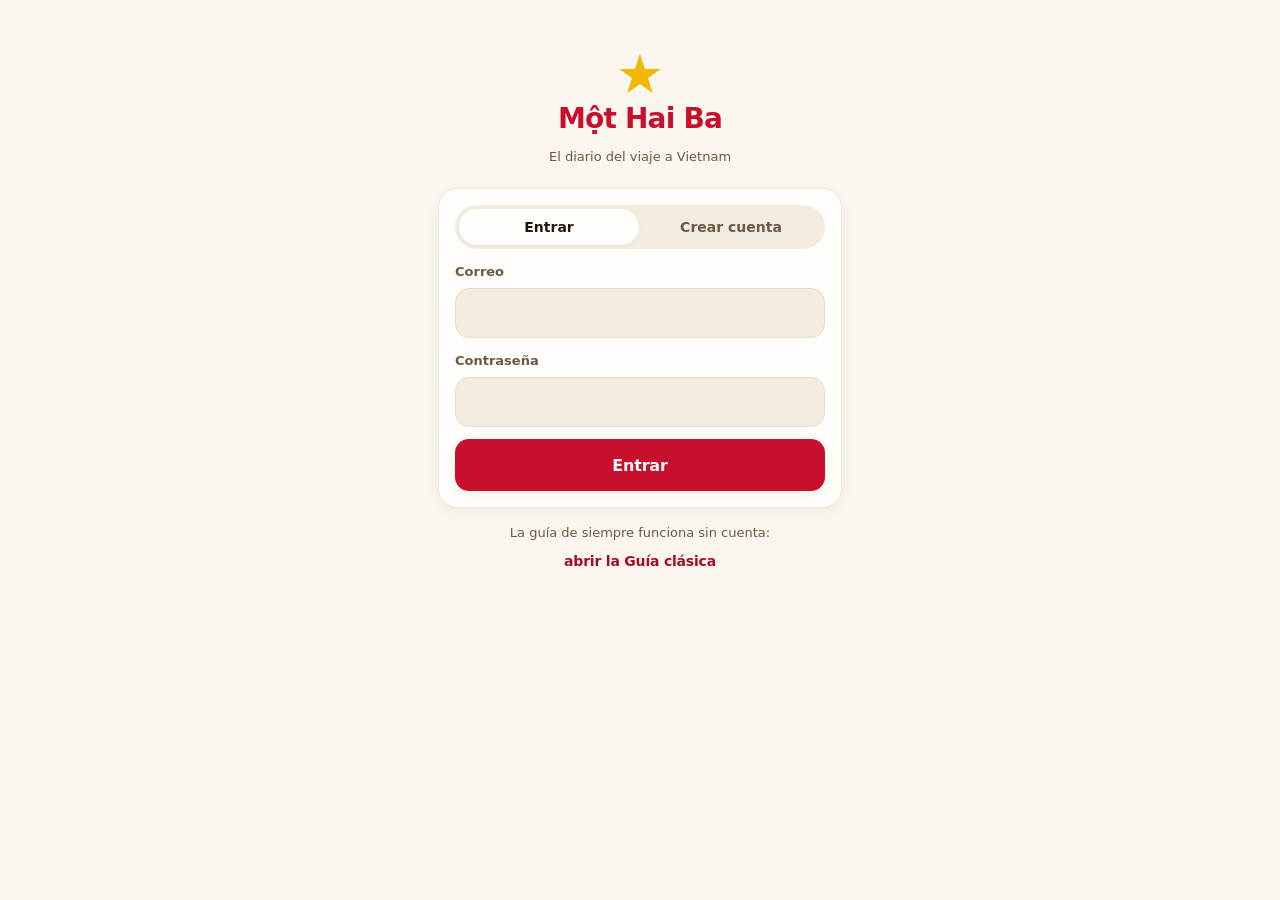
<file: index.html>
<!doctype html>
<html lang="es">
  <head>
    <meta charset="UTF-8" />
    <meta name="viewport" content="width=device-width, initial-scale=1.0, viewport-fit=cover" />
    <title>Một Hai Ba</title>
    <meta name="theme-color" content="#FAF6EF" />
    <!-- Web instalable (iPhone: Compartir › Añadir a pantalla de inicio) -->
    <link rel="manifest" href="./manifest.webmanifest" />
    <link rel="apple-touch-icon" href="./apple-touch-icon.png" />
    <meta name="apple-mobile-web-app-capable" content="yes" />
    <meta name="mobile-web-app-capable" content="yes" />
    <meta name="apple-mobile-web-app-status-bar-style" content="default" />
    <meta name="apple-mobile-web-app-title" content="Một Hai Ba" />
    <script type="module" crossorigin src="./assets/index-3xg480OD.js"></script>
    <link rel="modulepreload" crossorigin href="./assets/jsx-runtime-D3jfb0Ew.js">
    <link rel="stylesheet" crossorigin href="./assets/index-DgmEGJjI.css">
  </head>
  <body>
    <div id="root"></div>
  </body>
</html>
</file>
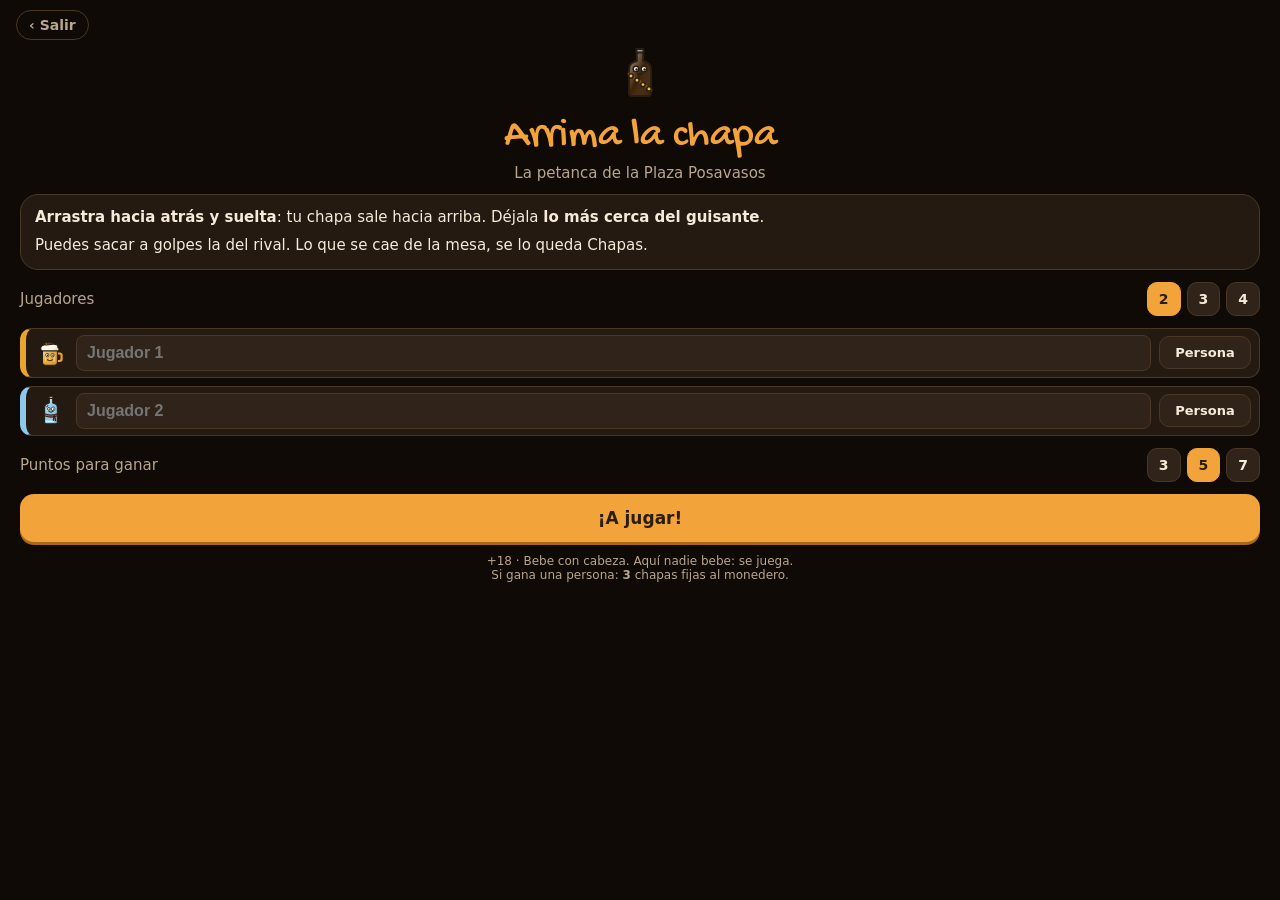
<file: juegos/arrima.html>
<!doctype html>
<html lang="es">
<head>
<meta charset="utf-8">
<meta name="viewport" content="width=device-width, initial-scale=1, maximum-scale=1, user-scalable=no, viewport-fit=cover">
<title>Arrima la chapa</title>
<!--
  «Arrima la chapa» (notas/juegos-mesa-2.md, 07/10/2026). La petanca de la Plaza Posavasos, con chapas y un guisante
  de boliche. Por turnos, cada uno lanza una chapa desde la raya de abajo (arrastrar hacia atrás y soltar, como en
  Chapa-Gol) para dejarla lo más cerca posible del guisante. Se puede «bochar» la del rival. Lo que se cae de la mesa
  (o no pasa la raya) se lo queda Chapas, el vecino coleccionista, que narra en susurros.
  Puntúa la ronda quien tenga la chapa más cerca: un punto por cada chapa suya más cerca que la mejor del resto.
  Gana el primero en llegar a ARRIMA_CFG.puntosParaGanar.
  De 2 a 4, pasando el móvil sin girarlo (todos tiran desde abajo) y, si se quiere, con vecinos de la máquina.
  Premio FIJO al ganar una persona (ARRIMA_CFG.premioChapas), con el factor ARRIMA_CFG.premioModoDos si todos son
  personas (como Chapa-Gol); tope por partida en src/utils/juegosDeMesa.js. Todo lo ajustable, en ARRIMA_CFG.
  La lógica pura va entre «==LOGICA==» y se prueba en pruebas/juegosMesa2.test.js.
  Fuente: este fichero; lo de la app lo genera `node scripts/juego.mjs arrima`.
-->
<link rel="preconnect" href="https://fonts.googleapis.com">
<link href="https://fonts.googleapis.com/css2?family=Gochi+Hand&family=Patrick+Hand&display=swap" rel="stylesheet" media="print" onload="this.media='all'">
<style>
:root { --fondo: #17110c; --sup: #241a12; --sup2: #30241a; --borde: #4a3826; --texto: #f6ead8; --apoyo: #b9a68d;
  --ambar: #f2a33a; --tinta: #2a1d12; --papel: #FFF9EE; --bien: #74c27a; --mal: #e0645c; }
* { box-sizing: border-box; -webkit-tap-highlight-color: transparent; }
html, body { margin: 0; height: 100%; background: var(--fondo); color: var(--texto);
  font-family: system-ui, -apple-system, 'Segoe UI', Roboto, sans-serif; overscroll-behavior: none; }
body { display: flex; flex-direction: column; user-select: none; -webkit-user-select: none; overflow: hidden; }
button { font: inherit; color: inherit; cursor: pointer; }
.barra { display: flex; align-items: center; justify-content: space-between; gap: 8px;
  padding: calc(env(safe-area-inset-top) + 10px) 16px 4px; min-height: 48px; }
.barra .titulo { font-family: 'Gochi Hand', cursive; font-size: 24px; color: var(--ambar); line-height: 1; white-space: nowrap; }
.barra .meta { font-size: 13px; color: var(--apoyo); font-weight: 700; white-space: nowrap; }
.mini { background: none; border: 1px solid var(--borde); color: var(--apoyo); border-radius: 99px; padding: 6px 12px;
  font-size: 14px; font-weight: 700; }
.marcador { display: flex; gap: 6px; margin: 2px 12px 4px; }
.ficha { flex: 1; min-width: 0; display: flex; align-items: center; gap: 5px; padding: 5px 7px; border-radius: 12px;
  background: var(--sup); border: 2px solid transparent; opacity: .6; }
.ficha.toca { opacity: 1; background: var(--sup2); }
.ficha img { width: 24px; height: 24px; flex: none; }
.marcador.cuatro .ficha img { display: none; }
.marcador.cuatro .ficha { padding: 5px 6px; }
.ficha .txt { flex: 1; min-width: 0; display: flex; flex-direction: column; line-height: 1.1; }
.ficha .nom { font-size: 13px; font-weight: 800; white-space: nowrap; overflow: hidden; text-overflow: ellipsis; }
.ficha .quedan { font-size: 10px; letter-spacing: 1px; white-space: nowrap; }
.ficha .pts { font-size: 18px; font-weight: 900; color: var(--ambar); }
.bocadillo { margin: 2px 16px 4px; display: flex; gap: 10px; align-items: center; min-height: 60px; }
.bocadillo img { width: 52px; height: 52px; flex: none; }
.bocadillo .texto { position: relative; flex: 1; background: var(--papel); color: var(--tinta);
  background-image: repeating-linear-gradient(transparent 0 21px, #bcd3ef 21px 22px);
  border: 2px solid var(--tinta); border-radius: 14px; padding: 6px 12px 7px;
  font-family: 'Patrick Hand', cursive; font-size: 18px; line-height: 22px; min-height: 64px; }
.bocadillo .texto::before { content: ''; position: absolute; left: -9px; top: 18px; border: 8px solid transparent;
  border-right-color: var(--tinta); border-left: 0; }
.bocadillo .quien { font-family: 'Gochi Hand', cursive; font-size: 15px; color: #a0522d; display: block; line-height: 16px; }
.escena { flex: 1; position: relative; min-height: 0; }
.escena canvas { position: absolute; inset: 0; width: 100%; height: 100%; touch-action: none; }
.pie { padding: 4px 16px calc(env(safe-area-inset-bottom) + 10px); color: var(--apoyo); font-size: 15px;
  text-align: center; min-height: 30px; }
.pie b { color: var(--texto); }
.btn { background: var(--ambar); color: var(--tinta); border: 0; border-radius: 14px; padding: 14px 18px; font-weight: 800;
  font-size: 17px; box-shadow: 0 3px 0 #a86814; }
.btn:active { transform: translateY(2px); box-shadow: 0 1px 0 #a86814; }
.btn.sec { background: var(--sup2); color: var(--texto); box-shadow: 0 3px 0 #0008; border: 1px solid var(--borde); }
.capa { position: fixed; inset: 0; background: #0f0a06; display: none; flex-direction: column;
  align-items: stretch; justify-content: flex-start; gap: 12px; padding: calc(env(safe-area-inset-top) + 40px) 20px
  calc(env(safe-area-inset-bottom) + 20px); z-index: 10; overflow-y: auto; }
.capa.ver { display: flex; }
.capa h1 { font-family: 'Gochi Hand', cursive; color: var(--ambar); font-size: 42px; margin: 0; text-align: center;
  line-height: 1; font-weight: 400; }
.capa .sub { text-align: center; color: var(--apoyo); margin: -6px 0 0; font-size: 15px; }
.capa .tarjeta { background: var(--sup); border: 1px solid var(--borde); border-radius: 18px; padding: 12px 14px;
  font-size: 15px; line-height: 1.45; }
.capa .tarjeta p { margin: 0 0 6px; }
.capa .tarjeta p:last-child { margin: 0; }
.capa .figs { display: flex; justify-content: center; gap: 6px; }
.capa .figs img { width: 64px; height: 64px; }
.opcion { display: flex; align-items: center; justify-content: space-between; gap: 10px; font-size: 15px; color: var(--apoyo); }
.selector { display: flex; gap: 6px; }
.selector button { background: var(--sup2); border: 1px solid var(--borde); color: var(--texto); border-radius: 10px;
  padding: 8px 11px; font-size: 14px; font-weight: 700; }
.selector button.si { background: var(--ambar); color: var(--tinta); border-color: var(--ambar); }
.asientos { display: flex; flex-direction: column; gap: 8px; }
.asiento { display: flex; align-items: center; gap: 8px; background: var(--sup); border: 1px solid var(--borde);
  border-left: 6px solid var(--c); border-radius: 12px; padding: 6px 8px; }
.asiento img { width: 34px; height: 34px; flex: none; }
.asiento input { flex: 1; min-width: 0; background: var(--sup2); border: 1px solid var(--borde); color: var(--texto);
  border-radius: 8px; padding: 8px 10px; font-size: 16px; font-weight: 700; }
.asiento input:disabled { opacity: .7; }
.asiento .tipo { background: var(--sup2); border: 1px solid var(--borde); border-radius: 10px; padding: 8px 10px;
  font-size: 13px; font-weight: 800; min-width: 92px; }
.asiento .tipo.maq { color: var(--apoyo); }
.aviso18 { text-align: center; color: var(--apoyo); font-size: 12px; margin: 0; }
.salir-capa { position: absolute; top: calc(env(safe-area-inset-top) + 10px); left: 16px; }
.lista-final { margin: 0; padding: 0; list-style: none; }
.lista-final li { display: flex; align-items: center; gap: 8px; padding: 4px 0; font-weight: 700; }
.lista-final li .punto { width: 12px; height: 12px; border-radius: 50%; flex: none; }
.lista-final li b { margin-left: auto; color: var(--ambar); font-size: 18px; }
</style>
</head>
<body>
<div class="barra">
  <button class="mini" id="salir">‹ Salir</button>
  <div class="titulo">Arrima la chapa</div>
  <div class="meta" id="meta">a 5</div>
</div>
<div class="marcador" id="marcador"></div>
<div class="bocadillo"><img id="b-fig" alt=""><div class="texto"><span class="quien">Chapas, el que arbitra</span><span id="b-texto">…</span></div></div>
<div class="escena"><canvas id="lienzo"></canvas></div>
<div class="pie" id="pie">&nbsp;</div>

<div class="capa ver" id="portada">
  <button class="mini salir-capa">‹ Salir</button>
  <div class="figs"><img data-fig="chapas" alt=""></div>
  <h1>Arrima la chapa</h1>
  <p class="sub">La petanca de la Plaza Posavasos</p>
  <div class="tarjeta">
    <p><b>Arrastra hacia atrás y suelta</b>: tu chapa sale hacia arriba. Déjala <b>lo más cerca del guisante</b>.</p>
    <p>Puedes sacar a golpes la del rival. Lo que se cae de la mesa, se lo queda Chapas.</p>
  </div>
  <div class="opcion">Jugadores <div class="selector" data-op="jugadores"><button data-v="2">2</button><button data-v="3">3</button><button data-v="4">4</button></div></div>
  <div class="asientos" id="asientos"></div>
  <div class="opcion">Puntos para ganar <div class="selector" data-op="puntosParaGanar"><button data-v="3">3</button><button data-v="5">5</button><button data-v="7">7</button></div></div>
  <div class="opcion" id="fila-nivel">Vecinos de la máquina <div class="selector" data-op="nivel"><button data-v="tranquilo">Tranquilos</button><button data-v="normal">Normal</button><button data-v="listo">Finos</button></div></div>
  <button class="btn" id="b-jugar">¡A jugar!</button>
  <p class="aviso18">+18 · Bebe con cabeza. Aquí nadie bebe: se juega.<br><span id="p-premio"></span></p>
</div>

<div class="capa" id="final">
  <button class="mini salir-capa">‹ Salir</button>
  <div class="figs"><img id="f-fig" alt=""></div>
  <h1 id="f-titulo">¡Gana!</h1>
  <div class="tarjeta"><ul class="lista-final" id="f-lista"></ul></div>
  <div class="tarjeta"><p id="f-texto"></p></div>
  <button class="btn" id="b-otra">Otra</button>
  <button class="btn sec" id="b-menu">Cambiar jugadores</button>
</div>

<script>
// ===== La app (components/JuegoEnWeb.js): le pasa DATOS = { figuras } y escucha { tipo: 'chapas' | 'vibrar' | 'salir' } =====
var DATOS = {"figuras":{"jarron":"<svg xmlns=\"http://www.w3.org/2000/svg\" viewBox=\"0 0 64 64\"><defs><linearGradient id=\"l\" x2=\"1\" y2=\"1\"><stop stop-color=\"#fff\" stop-opacity=\".55\"/><stop offset=\".5\" stop-color=\"#fff\" stop-opacity=\"0\"/><stop offset=\"1\" stop-color=\"#2A1D12\" stop-opacity=\".22\"/></linearGradient></defs><path d=\"M44 33h4a4 4 0 0 1 4 4v6a4 4 0 0 1-4 4h-4\" fill=\"none\" stroke=\"#2A1D12\" stroke-width=\"8\" stroke-linecap=\"round\"/><path d=\"M44 33h4a4 4 0 0 1 4 4v6a4 4 0 0 1-4 4h-4\" fill=\"none\" stroke=\"#E9A52C\" stroke-width=\"4\" stroke-linecap=\"round\"/><path d=\"M16 25h28v25a5 5 0 0 1-5 5H21a5 5 0 0 1-5-5z\" fill=\"#E9A52C\"/><path d=\"M16 25h28v25a5 5 0 0 1-5 5H21a5 5 0 0 1-5-5z\" fill=\"url(#l)\" stroke=\"#2A1D12\" stroke-width=\"2\" stroke-linejoin=\"round\"/><path d=\"M22 34v14M30 34v14M38 34v14\" fill=\"none\" stroke=\"#FFFFFF\" stroke-width=\"2\" stroke-linecap=\"round\" stroke-linejoin=\"round\" opacity=\"0.45\"/><path d=\"M13 25a5 5 0 0 1 4-7a6 6 0 0 1 11-3a6 6 0 0 1 11 1a5 5 0 0 1 6 6a3 3 0 0 1-2 6H16a3 3 0 0 1-3-3z\" fill=\"#FFF9EE\"/><path d=\"M13 25a5 5 0 0 1 4-7a6 6 0 0 1 11-3a6 6 0 0 1 11 1a5 5 0 0 1 6 6a3 3 0 0 1-2 6H16a3 3 0 0 1-3-3z\" fill=\"url(#l)\" stroke=\"#2A1D12\" stroke-width=\"2\" stroke-linejoin=\"round\"/><path d=\"M17 17c4-6 16-7 22-2c-6 1-14 2-22 2z\" fill=\"#8A1F1F\"/><path d=\"M17 17c4-6 16-7 22-2c-6 1-14 2-22 2z\" fill=\"url(#l)\" stroke=\"#2A1D12\" stroke-width=\"2\" stroke-linejoin=\"round\"/><circle cx=\"23\" cy=\"15\" r=\"2\" fill=\"#F2C230\" stroke=\"#2A1D12\" stroke-width=\"1.5\"/><circle cx=\"25\" cy=\"36\" r=\"3.2\" fill=\"#FFFFFF\" stroke=\"#2A1D12\" stroke-width=\"1.4\"/><circle cx=\"25.6\" cy=\"36.4\" r=\"1.4400000000000002\" fill=\"#2A1D12\"/><circle cx=\"35\" cy=\"36\" r=\"3.2\" fill=\"#FFFFFF\" stroke=\"#2A1D12\" stroke-width=\"1.4\"/><circle cx=\"35.6\" cy=\"36.4\" r=\"1.4400000000000002\" fill=\"#2A1D12\"/><path d=\"M25 45q5 4 10 0\" fill=\"none\" stroke=\"#2A1D12\" stroke-width=\"1.8\" stroke-linecap=\"round\" stroke-linejoin=\"round\" opacity=\"1\"/></svg>","kevin":"<svg xmlns=\"http://www.w3.org/2000/svg\" viewBox=\"0 0 64 64\"><defs><linearGradient id=\"l\" x2=\"1\" y2=\"1\"><stop stop-color=\"#fff\" stop-opacity=\".55\"/><stop offset=\".5\" stop-color=\"#fff\" stop-opacity=\"0\"/><stop offset=\"1\" stop-color=\"#2A1D12\" stop-opacity=\".22\"/></linearGradient></defs><path d=\"M17.5 13.5h29v38h-29z\" fill=\"#8E96A1\"/><path d=\"M17.5 13.5h29v38h-29z\" fill=\"url(#l)\" stroke=\"#2A1D12\" stroke-width=\"2\" stroke-linejoin=\"round\"/><path d=\"M22 17.5V47.5\" fill=\"none\" stroke=\"#FFFFFF\" stroke-width=\"2.6\" stroke-linecap=\"round\" stroke-linejoin=\"round\" opacity=\"0.5\"/><path d=\"M25.2 19V46\" fill=\"none\" stroke=\"#FFFFFF\" stroke-width=\"0.9\" stroke-linecap=\"round\" stroke-linejoin=\"round\" opacity=\"0.4\"/><path d=\"M42.6 16V49\" fill=\"none\" stroke=\"#5F6772\" stroke-width=\"2.4\" stroke-linecap=\"round\" stroke-linejoin=\"round\" opacity=\"0.35\"/><path d=\"M35.5 45.5q3.2-2.6 6.4 0q-3.2 2.2-6.4 0z\" fill=\"#5F6772\" opacity=\".8\"/><path d=\"M36 46.7q2.7 1.9 5.4 0\" fill=\"none\" stroke=\"#C9CFD6\" stroke-width=\"0.9\" stroke-linecap=\"round\" stroke-linejoin=\"round\" opacity=\"1\"/><path d=\"M17.5 51.5h29l-2.4 4.5h-24.2z\" fill=\"#C9CFD6\"/><path d=\"M17.5 51.5h29l-2.4 4.5h-24.2z\" fill=\"url(#l)\" stroke=\"#2A1D12\" stroke-width=\"2\" stroke-linejoin=\"round\"/><path d=\"M17.5 13.5h29l-2.4-3h-24.2z\" fill=\"#B3BAC3\"/><path d=\"M17.5 13.5h29l-2.4-3h-24.2z\" fill=\"url(#l)\" stroke=\"#2A1D12\" stroke-width=\"2\" stroke-linejoin=\"round\"/><ellipse cx=\"32\" cy=\"10.4\" rx=\"12\" ry=\"2.6\" fill=\"#DFE4E9\" stroke=\"#2A1D12\" stroke-width=\"1.4\"/><path d=\"M28.6 10.4q-2.6-1.4-5.2 0q2.6 1.2 5.2 0z\" fill=\"#5F6772\"/><rect x=\"30.4\" y=\"9.1\" width=\"8.4\" height=\"2.6\" rx=\"1.3\" fill=\"#FFFFFF\" stroke=\"#2A1D12\" stroke-width=\".9\"/><path d=\"M17 17.6q15-3 30 0v4.6q-15-3-30 0z\" fill=\"#D9534F\"/><path d=\"M17 17.6q15-3 30 0v4.6q-15-3-30 0z\" fill=\"url(#l)\" stroke=\"#2A1D12\" stroke-width=\"2\" stroke-linejoin=\"round\"/><path d=\"M45.8 18.4l6-3.2-.8 7.2z\" fill=\"#D9534F\"/><path d=\"M45.8 18.4l6-3.2-.8 7.2z\" fill=\"url(#l)\" stroke=\"#2A1D12\" stroke-width=\"2\" stroke-linejoin=\"round\"/><circle cx=\"27\" cy=\"29\" r=\"3.8\" fill=\"#FFFFFF\" stroke=\"#2A1D12\" stroke-width=\"1.4\"/><circle cx=\"27.6\" cy=\"29.4\" r=\"1.71\" fill=\"#2A1D12\"/><circle cx=\"37\" cy=\"29\" r=\"3.8\" fill=\"#FFFFFF\" stroke=\"#2A1D12\" stroke-width=\"1.4\"/><circle cx=\"37.6\" cy=\"29.4\" r=\"1.71\" fill=\"#2A1D12\"/><path d=\"M27.5 37.5q4.5 4 9 0\" fill=\"none\" stroke=\"#2A1D12\" stroke-width=\"1.8\" stroke-linecap=\"round\" stroke-linejoin=\"round\" opacity=\"1\"/></svg>","cero":"<svg xmlns=\"http://www.w3.org/2000/svg\" viewBox=\"0 0 64 64\"><defs><linearGradient id=\"l\" x2=\"1\" y2=\"1\"><stop stop-color=\"#fff\" stop-opacity=\".55\"/><stop offset=\".5\" stop-color=\"#fff\" stop-opacity=\"0\"/><stop offset=\"1\" stop-color=\"#2A1D12\" stop-opacity=\".22\"/></linearGradient></defs><path d=\"M28.8 8h6.4v9c8.8 2 8.8 6 8.8 10V53a3 3 0 0 1-3 3h-18a3 3 0 0 1-3-3V27c0-4 0-8 8.8-10z\" fill=\"#2F6B3A\"/><path d=\"M28.8 8h6.4v9c8.8 2 8.8 6 8.8 10V53a3 3 0 0 1-3 3h-18a3 3 0 0 1-3-3V27c0-4 0-8 8.8-10z\" fill=\"url(#l)\" stroke=\"#2A1D12\" stroke-width=\"2\" stroke-linejoin=\"round\"/><path d=\"M28.5 5h7v3.5h-7z\" fill=\"#4F7BD9\"/><path d=\"M28.5 5h7v3.5h-7z\" fill=\"url(#l)\" stroke=\"#2A1D12\" stroke-width=\"2\" stroke-linejoin=\"round\"/><path d=\"M29 12h6v3h-6z\" fill=\"#FFFFFF\"/><path d=\"M29 12h6v3h-6z\" fill=\"url(#l)\" stroke=\"#2A1D12\" stroke-width=\"2\" stroke-linejoin=\"round\"/><path d=\"M32 12.5v2M31 13.5h2\" fill=\"none\" stroke=\"#D9534F\" stroke-width=\"1.2\" stroke-linecap=\"round\" stroke-linejoin=\"round\" opacity=\"1\"/><path d=\"M23 38h18v11h-18z\" fill=\"#DCECFF\"/><path d=\"M23 38h18v11h-18z\" fill=\"url(#l)\" stroke=\"#2A1D12\" stroke-width=\"2\" stroke-linejoin=\"round\"/><text x=\"32\" y=\"47\" text-anchor=\"middle\" font-family=\"Arial Black,Arial\" font-weight=\"900\" font-size=\"7\" fill=\"#2F5FA1\">0,0</text><circle cx=\"28\" cy=\"29\" r=\"2.6\" fill=\"#FFFFFF\" stroke=\"#2A1D12\" stroke-width=\"1.4\"/><circle cx=\"28.6\" cy=\"29.4\" r=\"1.1700000000000002\" fill=\"#2A1D12\"/><path d=\"M24.9 25.9h6.2v3.2h-6.2z\" fill=\"#2F6B3A\" stroke=\"#2A1D12\" stroke-width=\"1.2\"/><circle cx=\"36\" cy=\"29\" r=\"2.6\" fill=\"#FFFFFF\" stroke=\"#2A1D12\" stroke-width=\"1.4\"/><circle cx=\"36.6\" cy=\"29.4\" r=\"1.1700000000000002\" fill=\"#2A1D12\"/><path d=\"M32.9 25.9h6.2v3.2h-6.2z\" fill=\"#2F6B3A\" stroke=\"#2A1D12\" stroke-width=\"1.2\"/><path d=\"M29 34q3 1.5 6 0\" fill=\"none\" stroke=\"#2A1D12\" stroke-width=\"1.8\" stroke-linecap=\"round\" stroke-linejoin=\"round\" opacity=\"1\"/></svg>","quinto":"<svg xmlns=\"http://www.w3.org/2000/svg\" viewBox=\"0 0 64 64\"><defs><linearGradient id=\"l\" x2=\"1\" y2=\"1\"><stop stop-color=\"#fff\" stop-opacity=\".55\"/><stop offset=\".5\" stop-color=\"#fff\" stop-opacity=\"0\"/><stop offset=\"1\" stop-color=\"#2A1D12\" stop-opacity=\".22\"/></linearGradient></defs><path d=\"M28.8 18h6.4v6c6.8 2 6.8 6 6.8 10V53a3 3 0 0 1-3 3h-14a3 3 0 0 1-3-3V34c0-4 0-8 6.8-10z\" fill=\"#A8652A\"/><path d=\"M28.8 18h6.4v6c6.8 2 6.8 6 6.8 10V53a3 3 0 0 1-3 3h-14a3 3 0 0 1-3-3V34c0-4 0-8 6.8-10z\" fill=\"url(#l)\" stroke=\"#2A1D12\" stroke-width=\"2\" stroke-linejoin=\"round\"/><path d=\"M28.5 15h7v3.5h-7z\" fill=\"#D9534F\"/><path d=\"M28.5 15h7v3.5h-7z\" fill=\"url(#l)\" stroke=\"#2A1D12\" stroke-width=\"2\" stroke-linejoin=\"round\"/><path d=\"M17 17q15-14 30 0q-15-4-30 0z\" fill=\"#1D1D2A\"/><path d=\"M17 17q15-14 30 0q-15-4-30 0z\" fill=\"url(#l)\" stroke=\"#2A1D12\" stroke-width=\"2\" stroke-linejoin=\"round\"/><path d=\"M19 16q13-3 26 0\" fill=\"none\" stroke=\"#F2C230\" stroke-width=\"1.4\" stroke-linecap=\"round\" stroke-linejoin=\"round\" opacity=\"1\"/><circle cx=\"32\" cy=\"11\" r=\"1.8\" fill=\"#D9534F\" stroke=\"#2A1D12\" stroke-width=\"1.5\"/><path d=\"M25 44h14v7h-14z\" fill=\"#FFF9EE\"/><path d=\"M25 44h14v7h-14z\" fill=\"url(#l)\" stroke=\"#2A1D12\" stroke-width=\"2\" stroke-linejoin=\"round\"/><text x=\"32\" y=\"49.5\" text-anchor=\"middle\" font-family=\"Arial Black,Arial\" font-weight=\"900\" font-size=\"5\" fill=\"#2A1D12\">20cl</text><circle cx=\"28.5\" cy=\"34\" r=\"2.4\" fill=\"#FFFFFF\" stroke=\"#2A1D12\" stroke-width=\"1.4\"/><circle cx=\"29.1\" cy=\"34.4\" r=\"1.08\" fill=\"#2A1D12\"/><path d=\"M25.6 32.300000000000004h5.8v1.8h-5.8z\" fill=\"#A8652A\" stroke=\"#2A1D12\" stroke-width=\"1.2\"/><circle cx=\"35.5\" cy=\"34\" r=\"2.4\" fill=\"#FFFFFF\" stroke=\"#2A1D12\" stroke-width=\"1.4\"/><circle cx=\"36.1\" cy=\"34.4\" r=\"1.08\" fill=\"#2A1D12\"/><path d=\"M32.6 29.900000000000002h5.8v4.2h-5.8z\" fill=\"#A8652A\" stroke=\"#2A1D12\" stroke-width=\"1.2\"/><path d=\"M28 39q3 1 7-1.5\" fill=\"none\" stroke=\"#2A1D12\" stroke-width=\"1.8\" stroke-linecap=\"round\" stroke-linejoin=\"round\" opacity=\"1\"/></svg>","abadia":"<svg xmlns=\"http://www.w3.org/2000/svg\" viewBox=\"0 0 64 64\"><defs><linearGradient id=\"l\" x2=\"1\" y2=\"1\"><stop stop-color=\"#fff\" stop-opacity=\".55\"/><stop offset=\".5\" stop-color=\"#fff\" stop-opacity=\"0\"/><stop offset=\"1\" stop-color=\"#2A1D12\" stop-opacity=\".22\"/></linearGradient></defs><path d=\"M28.8 10h6.4v9c9.8 2 9.8 6 9.8 10V53a3 3 0 0 1-3 3h-20a3 3 0 0 1-3-3V29c0-4 0-8 9.8-10z\" fill=\"#3A1F10\"/><path d=\"M28.8 10h6.4v9c9.8 2 9.8 6 9.8 10V53a3 3 0 0 1-3 3h-20a3 3 0 0 1-3-3V29c0-4 0-8 9.8-10z\" fill=\"url(#l)\" stroke=\"#2A1D12\" stroke-width=\"2\" stroke-linejoin=\"round\"/><path d=\"M18 40c0-24 6-30 14-30s14 6 14 30h-5c0-10-4-16-9-16s-9 6-9 16z\" fill=\"#1D1D24\"/><path d=\"M18 40c0-24 6-30 14-30s14 6 14 30h-5c0-10-4-16-9-16s-9 6-9 16z\" fill=\"url(#l)\" stroke=\"#2A1D12\" stroke-width=\"2\" stroke-linejoin=\"round\"/><path d=\"M23 27q9-5 18 0\" fill=\"none\" stroke=\"#FFFFFF\" stroke-width=\"3\" stroke-linecap=\"round\" stroke-linejoin=\"round\" opacity=\"1\"/><path d=\"M32 42v8M29 45h6\" fill=\"none\" stroke=\"#F2C230\" stroke-width=\"2.2\" stroke-linecap=\"round\" stroke-linejoin=\"round\" opacity=\"1\"/><circle cx=\"28\" cy=\"31\" r=\"2.6\" fill=\"#FFFFFF\" stroke=\"#2A1D12\" stroke-width=\"1.4\"/><circle cx=\"28.6\" cy=\"31.4\" r=\"1.1700000000000002\" fill=\"#2A1D12\"/><path d=\"M24.9 27.9h6.2v3.2h-6.2z\" fill=\"#3A1F10\" stroke=\"#2A1D12\" stroke-width=\"1.2\"/><circle cx=\"36\" cy=\"31\" r=\"2.6\" fill=\"#FFFFFF\" stroke=\"#2A1D12\" stroke-width=\"1.4\"/><circle cx=\"36.6\" cy=\"31.4\" r=\"1.1700000000000002\" fill=\"#2A1D12\"/><path d=\"M32.9 27.9h6.2v3.2h-6.2z\" fill=\"#3A1F10\" stroke=\"#2A1D12\" stroke-width=\"1.2\"/><path d=\"M29 36h6\" fill=\"none\" stroke=\"#2A1D12\" stroke-width=\"1.8\" stroke-linecap=\"round\" stroke-linejoin=\"round\" opacity=\"1\"/></svg>","congelada":"<svg xmlns=\"http://www.w3.org/2000/svg\" viewBox=\"0 0 64 64\"><defs><linearGradient id=\"l\" x2=\"1\" y2=\"1\"><stop stop-color=\"#fff\" stop-opacity=\".55\"/><stop offset=\".5\" stop-color=\"#fff\" stop-opacity=\"0\"/><stop offset=\"1\" stop-color=\"#2A1D12\" stop-opacity=\".22\"/></linearGradient></defs><path d=\"M28.8 8h6.4v9c8.8 2 8.8 6 8.8 10V53a3 3 0 0 1-3 3h-18a3 3 0 0 1-3-3V27c0-4 0-8 8.8-10z\" fill=\"#8CC9EA\"/><path d=\"M28.8 8h6.4v9c8.8 2 8.8 6 8.8 10V53a3 3 0 0 1-3 3h-18a3 3 0 0 1-3-3V27c0-4 0-8 8.8-10z\" fill=\"url(#l)\" stroke=\"#2A1D12\" stroke-width=\"2\" stroke-linejoin=\"round\"/><path d=\"M28.5 5h7v3.5h-7z\" fill=\"#D6EEF9\"/><path d=\"M28.5 5h7v3.5h-7z\" fill=\"url(#l)\" stroke=\"#2A1D12\" stroke-width=\"2\" stroke-linejoin=\"round\"/><circle cx=\"24\" cy=\"22\" r=\"2\" fill=\"#FFFFFF\" stroke=\"#2A1D12\" stroke-width=\"1.5\"/><circle cx=\"39\" cy=\"46\" r=\"1.6\" fill=\"#FFFFFF\" stroke=\"#2A1D12\" stroke-width=\"1.5\"/><path d=\"M20 37q12 5 24 0v4q-12 5-24 0z\" fill=\"#D9534F\"/><path d=\"M20 37q12 5 24 0v4q-12 5-24 0z\" fill=\"url(#l)\" stroke=\"#2A1D12\" stroke-width=\"2\" stroke-linejoin=\"round\"/><path d=\"M38 40l3 10h-5z\" fill=\"#D9534F\"/><path d=\"M38 40l3 10h-5z\" fill=\"url(#l)\" stroke=\"#2A1D12\" stroke-width=\"2\" stroke-linejoin=\"round\"/><path d=\"M22 50l2 3 2-3 2 3 2-3 2 3 2-3 2 3 2-3\" fill=\"none\" stroke=\"#FFFFFF\" stroke-width=\"1.5\" stroke-linecap=\"round\" stroke-linejoin=\"round\" opacity=\"1\"/><circle cx=\"28\" cy=\"28\" r=\"2.6\" fill=\"#FFFFFF\" stroke=\"#2A1D12\" stroke-width=\"1.4\"/><circle cx=\"28.6\" cy=\"28.4\" r=\"0.9099999999999999\" fill=\"#2A1D12\"/><circle cx=\"36\" cy=\"28\" r=\"3.5100000000000002\" fill=\"#FFFFFF\" stroke=\"#2A1D12\" stroke-width=\"1.4\"/><circle cx=\"36.6\" cy=\"28.4\" r=\"1.2285\" fill=\"#2A1D12\"/><path d=\"M28 33q4 3 8 0\" fill=\"none\" stroke=\"#2A1D12\" stroke-width=\"1.8\" stroke-linecap=\"round\" stroke-linejoin=\"round\" opacity=\"1\"/></svg>","barril":"<svg xmlns=\"http://www.w3.org/2000/svg\" viewBox=\"0 0 64 64\"><defs><linearGradient id=\"l\" x2=\"1\" y2=\"1\"><stop stop-color=\"#fff\" stop-opacity=\".55\"/><stop offset=\".5\" stop-color=\"#fff\" stop-opacity=\"0\"/><stop offset=\"1\" stop-color=\"#2A1D12\" stop-opacity=\".22\"/></linearGradient></defs><path d=\"M17 16q-4 20 0 38h30q4-18 0-38z\" fill=\"#A8652A\"/><path d=\"M17 16q-4 20 0 38h30q4-18 0-38z\" fill=\"url(#l)\" stroke=\"#2A1D12\" stroke-width=\"2\" stroke-linejoin=\"round\"/><path d=\"M26 16q-2 19 0 38M38 16q2 19 0 38\" fill=\"none\" stroke=\"#6E4220\" stroke-width=\"1.5\" stroke-linecap=\"round\" stroke-linejoin=\"round\" opacity=\"1\"/><path d=\"M15 22q17 3 34 0M15 47q17 3 34 0\" fill=\"none\" stroke=\"#8E96A1\" stroke-width=\"3.5\" stroke-linecap=\"round\" stroke-linejoin=\"round\" opacity=\"1\"/><ellipse cx=\"32\" cy=\"16\" rx=\"15\" ry=\"3.5\" fill=\"#B87A40\" stroke=\"#2A1D12\" stroke-width=\"1.6\"/><circle cx=\"26\" cy=\"29\" r=\"3\" fill=\"#FFFFFF\" stroke=\"#2A1D12\" stroke-width=\"1.4\"/><circle cx=\"26.6\" cy=\"29.4\" r=\"1.35\" fill=\"#2A1D12\"/><circle cx=\"38\" cy=\"29\" r=\"3\" fill=\"#FFFFFF\" stroke=\"#2A1D12\" stroke-width=\"1.4\"/><circle cx=\"38.6\" cy=\"29.4\" r=\"1.35\" fill=\"#2A1D12\"/><path d=\"M30 32h4v5h-4z\" fill=\"#8E96A1\"/><path d=\"M30 32h4v5h-4z\" fill=\"url(#l)\" stroke=\"#2A1D12\" stroke-width=\"2\" stroke-linejoin=\"round\"/><path d=\"M24 40q4-3 8-1q4-2 8 1q-4 2-8 1q-4 1-8-1z\" fill=\"#2A1D12\"/><path d=\"M24 40q4-3 8-1q4-2 8 1q-4 2-8 1q-4 1-8-1z\" fill=\"url(#l)\" stroke=\"#2A1D12\" stroke-width=\"2\" stroke-linejoin=\"round\"/></svg>","chapas":"<svg xmlns=\"http://www.w3.org/2000/svg\" viewBox=\"0 0 64 64\"><defs><linearGradient id=\"l\" x2=\"1\" y2=\"1\"><stop stop-color=\"#fff\" stop-opacity=\".55\"/><stop offset=\".5\" stop-color=\"#fff\" stop-opacity=\"0\"/><stop offset=\"1\" stop-color=\"#2A1D12\" stop-opacity=\".22\"/></linearGradient></defs><path d=\"M28.8 12h6.4v9c7.8 2 7.8 6 7.8 10V53a3 3 0 0 1-3 3h-16a3 3 0 0 1-3-3V31c0-4 0-8 7.8-10z\" fill=\"#3D2208\"/><path d=\"M28.8 12h6.4v9c7.8 2 7.8 6 7.8 10V53a3 3 0 0 1-3 3h-16a3 3 0 0 1-3-3V31c0-4 0-8 7.8-10z\" fill=\"url(#l)\" stroke=\"#2A1D12\" stroke-width=\"2\" stroke-linejoin=\"round\"/><path d=\"M28.5 9h7v3.5h-7z\" fill=\"#8E96A1\"/><path d=\"M28.5 9h7v3.5h-7z\" fill=\"url(#l)\" stroke=\"#2A1D12\" stroke-width=\"2\" stroke-linejoin=\"round\"/><path d=\"M21 34l22 16\" fill=\"none\" stroke=\"#7A4A24\" stroke-width=\"3\" stroke-linecap=\"round\" stroke-linejoin=\"round\" opacity=\"1\"/><circle cx=\"23\" cy=\"36\" r=\"2.2\" fill=\"#F2C230\" stroke=\"#2A1D12\" stroke-width=\"1.5\"/><circle cx=\"29\" cy=\"40.3\" r=\"2.2\" fill=\"#F2C230\" stroke=\"#2A1D12\" stroke-width=\"1.5\"/><circle cx=\"35\" cy=\"44.6\" r=\"2.2\" fill=\"#F2C230\" stroke=\"#2A1D12\" stroke-width=\"1.5\"/><circle cx=\"41\" cy=\"48.9\" r=\"2.2\" fill=\"#F2C230\" stroke=\"#2A1D12\" stroke-width=\"1.5\"/><circle cx=\"28\" cy=\"29\" r=\"2.8\" fill=\"#FFFFFF\" stroke=\"#2A1D12\" stroke-width=\"1.4\"/><circle cx=\"28.6\" cy=\"29.4\" r=\"1.26\" fill=\"#2A1D12\"/><circle cx=\"36\" cy=\"29\" r=\"2.8\" fill=\"#FFFFFF\" stroke=\"#2A1D12\" stroke-width=\"1.4\"/><circle cx=\"36.6\" cy=\"29.4\" r=\"1.26\" fill=\"#2A1D12\"/><path d=\"M30 34h4\" fill=\"none\" stroke=\"#2A1D12\" stroke-width=\"1.8\" stroke-linecap=\"round\" stroke-linejoin=\"round\" opacity=\"1\"/></svg>","yonkilata":"<svg xmlns=\"http://www.w3.org/2000/svg\" viewBox=\"0 0 64 64\"><defs><linearGradient id=\"l\" x2=\"1\" y2=\"1\"><stop stop-color=\"#fff\" stop-opacity=\".55\"/><stop offset=\".5\" stop-color=\"#fff\" stop-opacity=\"0\"/><stop offset=\"1\" stop-color=\"#2A1D12\" stop-opacity=\".22\"/></linearGradient></defs><path d=\"M7 13l5 3M5 25h6\" fill=\"none\" stroke=\"#E9C86A\" stroke-width=\"2\" stroke-linecap=\"round\" stroke-linejoin=\"round\" opacity=\"0.35\"/><path d=\"M8 63a4 4 0 0 1 3-5a5 5 0 0 1 7-3a6 6 0 0 1 10-2a6 6 0 0 1 11-1a5 5 0 0 1 9 1a5 5 0 0 1 7 4a3 3 0 0 1 1 6z\" fill=\"#FFF8E6\"/><path d=\"M8 63a4 4 0 0 1 3-5a5 5 0 0 1 7-3a6 6 0 0 1 10-2a6 6 0 0 1 11-1a5 5 0 0 1 9 1a5 5 0 0 1 7 4a3 3 0 0 1 1 6z\" fill=\"url(#l)\" stroke=\"#2A1D12\" stroke-width=\"2\" stroke-linejoin=\"round\"/><g transform=\"translate(2 -2.6) rotate(-16 33 6)\"><path d=\"M24 6a6 3 0 0 1 6-3h8a3.4 3 0 0 1 0 6h-8a6 3 0 0 1-6-3z\" fill=\"#B8861B\" stroke=\"#2A1D12\" stroke-width=\"1.6\"/><ellipse cx=\"30.5\" cy=\"6\" rx=\"3.6\" ry=\"1.3\" fill=\"#FFFFFF\" stroke=\"#2A1D12\" stroke-width=\"1.2\"/><circle cx=\"38.6\" cy=\"6\" r=\"1\" fill=\"#FFFFFF\" stroke=\"#2A1D12\" stroke-width=\"1\"/></g><path d=\"M44 36q7-3 9-13\" fill=\"none\" stroke=\"#2A1D12\" stroke-width=\"8.5\" stroke-linecap=\"round\"/><path d=\"M44 36q7-3 9-13\" fill=\"none\" stroke=\"#8A7F6A\" stroke-width=\"4.5\" stroke-linecap=\"round\"/><circle cx=\"53.5\" cy=\"21\" r=\"3\" fill=\"#4A4A52\" stroke=\"#2A1D12\" stroke-width=\"1.5\"/><path d=\"M51.8 18.6v-1.8M53.6 18.2v-2M55.4 18.6v-1.8\" fill=\"none\" stroke=\"#2A1D12\" stroke-width=\"3\" stroke-linecap=\"round\" stroke-linejoin=\"round\" opacity=\"1\"/><path d=\"M51.8 18.6v-1.8M53.6 18.2v-2M55.4 18.6v-1.8\" fill=\"none\" stroke=\"#C3C9CF\" stroke-width=\"1.5\" stroke-linecap=\"round\" stroke-linejoin=\"round\" opacity=\"1\"/><g transform=\"rotate(-7 32 36)\"><path d=\"M22 14.5h20l2.5 4.5h-25z\" fill=\"#C3C9CF\"/><path d=\"M22 14.5h20l2.5 4.5h-25z\" fill=\"url(#l)\" stroke=\"#2A1D12\" stroke-width=\"2\" stroke-linejoin=\"round\"/><ellipse cx=\"32\" cy=\"14.5\" rx=\"10\" ry=\"2\" fill=\"#C3C9CF\" stroke=\"#2A1D12\" stroke-width=\"1.5\"/><path d=\"M19.5 19h25v3.5q-1.8 2.2 0 4.6V52h-25V36.2q1.2-1.6 0-3.2z\" fill=\"#B3261E\"/><path d=\"M19.5 19h25v3.5q-1.8 2.2 0 4.6V52h-25V36.2q1.2-1.6 0-3.2z\" fill=\"url(#l)\" stroke=\"#2A1D12\" stroke-width=\"2\" stroke-linejoin=\"round\"/><path d=\"M42.5 23.5l-2 2.5\" fill=\"none\" stroke=\"#7A1712\" stroke-width=\"1.2\" stroke-linecap=\"round\" stroke-linejoin=\"round\" opacity=\"1\"/><path d=\"M19.5 52h25l-1.5 3h-22z\" fill=\"#C3C9CF\"/><path d=\"M19.5 52h25l-1.5 3h-22z\" fill=\"url(#l)\" stroke=\"#2A1D12\" stroke-width=\"2\" stroke-linejoin=\"round\"/><path d=\"M17 17.5q-1.5-9 7-10.5q7-1 9.5 5.5q-8-.5-16.5 5z\" fill=\"#4A4A52\"/><path d=\"M17 17.5q-1.5-9 7-10.5q7-1 9.5 5.5q-8-.5-16.5 5z\" fill=\"url(#l)\" stroke=\"#2A1D12\" stroke-width=\"2\" stroke-linejoin=\"round\"/><path d=\"M17.4 16.4q7-5 15.6-4.4\" fill=\"none\" stroke=\"#6A6A74\" stroke-width=\"2.2\" stroke-linecap=\"round\" stroke-linejoin=\"round\" opacity=\"1\"/><path d=\"M21 10.5l1 3.5M24.5 9l.6 3.6M28 8.8l.3 3.4\" fill=\"none\" stroke=\"#33333A\" stroke-width=\"0.8\" stroke-linecap=\"round\" stroke-linejoin=\"round\" opacity=\"1\"/><path d=\"M28 21q4-1 8 0\" fill=\"none\" stroke=\"#7A1712\" stroke-width=\"0.9\" stroke-linecap=\"round\" stroke-linejoin=\"round\" opacity=\"1\"/><circle cx=\"27.5\" cy=\"25\" r=\"2.8\" fill=\"#FFFFFF\" stroke=\"#2A1D12\" stroke-width=\"1.4\"/><circle cx=\"28.1\" cy=\"25.4\" r=\"1.26\" fill=\"#2A1D12\"/><path d=\"M24.2 21.7h6.6v3.4h-6.6z\" fill=\"#B3261E\" stroke=\"#2A1D12\" stroke-width=\"1.2\"/><circle cx=\"36.5\" cy=\"25\" r=\"2.8\" fill=\"#FFFFFF\" stroke=\"#2A1D12\" stroke-width=\"1.4\"/><circle cx=\"37.1\" cy=\"25.4\" r=\"1.26\" fill=\"#2A1D12\"/><path d=\"M33.2 21.7h6.6v3.4h-6.6z\" fill=\"#B3261E\" stroke=\"#2A1D12\" stroke-width=\"1.2\"/><path d=\"M24.6 28.2q2.9 1.5 5.8 0M33.6 28.2q2.9 1.5 5.8 0\" fill=\"none\" stroke=\"#7E5A8C\" stroke-width=\"1.3\" stroke-linecap=\"round\" stroke-linejoin=\"round\" opacity=\"1\"/><path d=\"M27.5 30.2q5 1.4 9.5-1.4q-3.5 4.6-9.5 1.4z\" fill=\"#3A1F14\"/><path d=\"M27.5 30.2q5 1.4 9.5-1.4q-3.5 4.6-9.5 1.4z\" fill=\"url(#l)\" stroke=\"#2A1D12\" stroke-width=\"2\" stroke-linejoin=\"round\"/><path d=\"M29 30.6h3v1.3h-3zM33.6 30.3h2.2v1.3h-2.2z\" fill=\"#FFFFFF\"/><g fill=\"#4A0F0B\" opacity=\".7\"><circle cx=\"26\" cy=\"31.5\" r=\".45\"/><circle cx=\"27.6\" cy=\"33\" r=\".45\"/><circle cx=\"30\" cy=\"33.6\" r=\".45\"/><circle cx=\"32.6\" cy=\"33.6\" r=\".45\"/><circle cx=\"35.2\" cy=\"33.2\" r=\".45\"/><circle cx=\"37.6\" cy=\"31.8\" r=\".45\"/></g><path d=\"M19.5 39h25v8h-25z\" fill=\"#3A1F14\"/><path d=\"M19.5 39h25v8h-25z\" fill=\"url(#l)\" stroke=\"#2A1D12\" stroke-width=\"2\" stroke-linejoin=\"round\"/><path d=\"M19.5 40.4h25M19.5 45.6h25\" fill=\"none\" stroke=\"#B8861B\" stroke-width=\"0.8\" stroke-linecap=\"round\" stroke-linejoin=\"round\" opacity=\"1\"/><text x=\"32\" y=\"44.7\" text-anchor=\"middle\" font-family=\"Arial Black,Arial\" font-weight=\"900\" font-size=\"4.4\" fill=\"#B8861B\">0,5 L</text><path d=\"M21 31l-6 3.5-1 22 2-1.4 2 1.6 2-1.6 2 1.6 2.4-1.8-.4-18.4q-.5-2.5-2-3.5z\" fill=\"#8A7F6A\"/><path d=\"M21 31l-6 3.5-1 22 2-1.4 2 1.6 2-1.6 2 1.6 2.4-1.8-.4-18.4q-.5-2.5-2-3.5z\" fill=\"url(#l)\" stroke=\"#2A1D12\" stroke-width=\"2\" stroke-linejoin=\"round\"/><path d=\"M43 31l6 3.5 1 22-2-1.4-2 1.6-2-1.6-2 1.6-2.4-1.8.4-18.4q.5-2.5 2-3.5z\" fill=\"#8A7F6A\"/><path d=\"M43 31l6 3.5 1 22-2-1.4-2 1.6-2-1.6-2 1.6-2.4-1.8.4-18.4q.5-2.5 2-3.5z\" fill=\"url(#l)\" stroke=\"#2A1D12\" stroke-width=\"2\" stroke-linejoin=\"round\"/><path d=\"M21 31l3 6-3.5 1z\" fill=\"#A39880\"/><path d=\"M21 31l3 6-3.5 1z\" fill=\"url(#l)\" stroke=\"#2A1D12\" stroke-width=\"2\" stroke-linejoin=\"round\"/><path d=\"M43 31l-3 6 3.5 1z\" fill=\"#A39880\"/><path d=\"M43 31l-3 6 3.5 1z\" fill=\"url(#l)\" stroke=\"#2A1D12\" stroke-width=\"2\" stroke-linejoin=\"round\"/><path d=\"M45.6 50.4h3v3h-3z\" fill=\"#6F8A8C\"/><path d=\"M45.6 50.4h3v3h-3z\" fill=\"url(#l)\" stroke=\"#2A1D12\" stroke-width=\"2\" stroke-linejoin=\"round\"/><path d=\"M18 33.2q14 4 28 0v4.6q-14 4-28 0z\" fill=\"#6B7A4E\"/><path d=\"M18 33.2q14 4 28 0v4.6q-14 4-28 0z\" fill=\"url(#l)\" stroke=\"#2A1D12\" stroke-width=\"2\" stroke-linejoin=\"round\"/><path d=\"M19 37l-1.5 13h4.5l1-13z\" fill=\"#6B7A4E\"/><path d=\"M19 37l-1.5 13h4.5l1-13z\" fill=\"url(#l)\" stroke=\"#2A1D12\" stroke-width=\"2\" stroke-linejoin=\"round\"/><path d=\"M41.5 37l1 12h4.5l-1.5-12z\" fill=\"#6B7A4E\"/><path d=\"M41.5 37l1 12h4.5l-1.5-12z\" fill=\"url(#l)\" stroke=\"#2A1D12\" stroke-width=\"2\" stroke-linejoin=\"round\"/><path d=\"M18.4 44h4.2M43 43.5h4.2\" fill=\"none\" stroke=\"#97A070\" stroke-width=\"1.6\" stroke-linecap=\"round\" stroke-linejoin=\"round\" opacity=\"1\"/></g><path d=\"M18 37q-6 2-5 8\" fill=\"none\" stroke=\"#2A1D12\" stroke-width=\"8\" stroke-linecap=\"round\"/><path d=\"M18 37q-6 2-5 8\" fill=\"none\" stroke=\"#8A7F6A\" stroke-width=\"4\" stroke-linecap=\"round\"/><circle cx=\"13.6\" cy=\"46\" r=\"2.6\" fill=\"#4A4A52\" stroke=\"#2A1D12\" stroke-width=\"1.5\"/></svg>","san":"<svg xmlns=\"http://www.w3.org/2000/svg\" viewBox=\"0 0 64 64\"><defs><linearGradient id=\"l\" x2=\"1\" y2=\"1\"><stop stop-color=\"#fff\" stop-opacity=\".55\"/><stop offset=\".5\" stop-color=\"#fff\" stop-opacity=\"0\"/><stop offset=\"1\" stop-color=\"#2A1D12\" stop-opacity=\".22\"/></linearGradient></defs><path d=\"M6 64Q6 47 21 43H43Q58 47 58 64Z\" fill=\"#383846\"/><path d=\"M6 64Q6 47 21 43H43Q58 47 58 64Z\" fill=\"url(#l)\" stroke=\"#2A1D12\" stroke-width=\"2\" stroke-linejoin=\"round\"/><path d=\"M7.6 63Q7.6 48.4 21.4 44.6H42.6Q56.4 48.4 56.4 63\" fill=\"none\" stroke=\"#8A8A9A\" stroke-width=\"1.1\" stroke-linecap=\"round\" stroke-linejoin=\"round\" opacity=\"0.9\"/><path d=\"M26 43L32 55L38 43Z\" fill=\"#FFFFFF\"/><path d=\"M26 43L32 55L38 43Z\" fill=\"url(#l)\" stroke=\"#2A1D12\" stroke-width=\"2\" stroke-linejoin=\"round\"/><path d=\"M30.6 46h2.8l1 9-2.4 2.6-2.4-2.6z\" fill=\"#383846\"/><path d=\"M30.6 46h2.8l1 9-2.4 2.6-2.4-2.6z\" fill=\"url(#l)\" stroke=\"#2A1D12\" stroke-width=\"2\" stroke-linejoin=\"round\"/><path d=\"M21 43l7 13M43 43l-7 13\" fill=\"none\" stroke=\"#4A4A58\" stroke-width=\"1.4\" stroke-linecap=\"round\" stroke-linejoin=\"round\" opacity=\"1\"/><circle cx=\"47\" cy=\"51\" r=\"2.6\" fill=\"#7BBF4A\" stroke=\"#2A1D12\" stroke-width=\"1.5\"/><path d=\"M46 50l1-1\" fill=\"none\" stroke=\"#C8E8A8\" stroke-width=\"0.9\" stroke-linecap=\"round\" stroke-linejoin=\"round\" opacity=\"1\"/><path d=\"M27 37h10v7h-10z\" fill=\"#F2C9A0\"/><path d=\"M27 37h10v7h-10z\" fill=\"url(#l)\" stroke=\"#2A1D12\" stroke-width=\"2\" stroke-linejoin=\"round\"/><ellipse cx=\"32\" cy=\"25\" rx=\"13\" ry=\"14\" fill=\"#F2C9A0\" stroke=\"#2A1D12\" stroke-width=\"2\"/><path d=\"M19 25Q18 42 32 42Q46 42 45 25Q43 33 38 34Q32 36 26 34Q21 33 19 25Z\" fill=\"#4A3628\"/><path d=\"M19 25Q18 42 32 42Q46 42 45 25Q43 33 38 34Q32 36 26 34Q21 33 19 25Z\" fill=\"url(#l)\" stroke=\"#2A1D12\" stroke-width=\"2\" stroke-linejoin=\"round\"/><path d=\"M19.5 24Q15 7 30 7Q41 3 46.5 12.5Q48 20 44.5 22Q41.5 14.5 33 15.5Q24 14.5 19.5 24Z\" fill=\"#4A3628\"/><path d=\"M19.5 24Q15 7 30 7Q41 3 46.5 12.5Q48 20 44.5 22Q41.5 14.5 33 15.5Q24 14.5 19.5 24Z\" fill=\"url(#l)\" stroke=\"#2A1D12\" stroke-width=\"2\" stroke-linejoin=\"round\"/><path d=\"M22.5 19.5q3.2-2.2 6.4-0.6M35.1 18.9q3.2-1.6 6.4 0.6\" fill=\"none\" stroke=\"#4A3628\" stroke-width=\"2.6\" stroke-linecap=\"round\" stroke-linejoin=\"round\" opacity=\"1\"/><circle cx=\"23\" cy=\"29.5\" r=\"2.4\" fill=\"#FF8F8F\" opacity=\".7\"/><circle cx=\"41\" cy=\"29.5\" r=\"2.4\" fill=\"#FF8F8F\" opacity=\".7\"/><path d=\"M24.2 24.6q2.3-2.4 4.6 0M35.2 24.6q2.3-2.4 4.6 0\" fill=\"none\" stroke=\"#2A1D12\" stroke-width=\"1.6\" stroke-linecap=\"round\" stroke-linejoin=\"round\" opacity=\"1\"/><path d=\"M21.5 24.5a4.5 3.8 0 1 0 9 0a4.5 3.8 0 1 0-9 0M33.5 24.5a4.5 3.8 0 1 0 9 0a4.5 3.8 0 1 0-9 0M30.5 24q1.5-1 3 0\" fill=\"none\" stroke=\"#2A1D12\" stroke-width=\"1.3\" stroke-linecap=\"round\" stroke-linejoin=\"round\" opacity=\"1\"/><path d=\"M26.5 31Q32 38.5 37.5 31Z\" fill=\"#FFFFFF\" stroke=\"#2A1D12\" stroke-width=\"1.4\" stroke-linejoin=\"round\"/><path d=\"M30 31.6v2.6M34 31.6v2.6\" fill=\"none\" stroke=\"#2A1D12\" stroke-width=\"0.8\" stroke-linecap=\"round\" stroke-linejoin=\"round\" opacity=\"1\"/><circle cx=\"9\" cy=\"34\" r=\"2.8\" fill=\"#7BBF4A\" stroke=\"#2A1D12\" stroke-width=\"1.5\"/><circle cx=\"55\" cy=\"30\" r=\"2.4\" fill=\"#7BBF4A\" stroke=\"#2A1D12\" stroke-width=\"1.5\"/><path d=\"M10 23.7l0.7 1.6 1.6 0.7l-1.6 0.7l-0.7 1.6l-0.7 -1.6l-1.6 -0.7l1.6 -0.7z\" fill=\"#F2C230\"/></svg>","chunda":"<svg xmlns=\"http://www.w3.org/2000/svg\" viewBox=\"0 0 64 64\"><defs><linearGradient id=\"l\" x2=\"1\" y2=\"1\"><stop stop-color=\"#fff\" stop-opacity=\".55\"/><stop offset=\".5\" stop-color=\"#fff\" stop-opacity=\"0\"/><stop offset=\"1\" stop-color=\"#2A1D12\" stop-opacity=\".22\"/></linearGradient></defs><path d=\"M9 13l2.4 2.4M7 20h3M55 13l-2.4 2.4M57 20h-3\" fill=\"none\" stroke=\"#2A1D12\" stroke-width=\"1.3\" stroke-linecap=\"round\" stroke-linejoin=\"round\" opacity=\"1\"/><path d=\"M32 17q-3-8-12-8\" fill=\"none\" stroke=\"#2A1D12\" stroke-width=\"6.4\" stroke-linecap=\"round\"/><path d=\"M32 17q-3-8-12-8\" fill=\"none\" stroke=\"#5FD3DC\" stroke-width=\"2.4\" stroke-linecap=\"round\"/><path d=\"M32 17q3-8 12-8\" fill=\"none\" stroke=\"#2A1D12\" stroke-width=\"6.4\" stroke-linecap=\"round\"/><path d=\"M32 17q3-8 12-8\" fill=\"none\" stroke=\"#F2C230\" stroke-width=\"2.4\" stroke-linecap=\"round\"/><path d=\"M32 17q-1-10-6-13\" fill=\"none\" stroke=\"#2A1D12\" stroke-width=\"6.4\" stroke-linecap=\"round\"/><path d=\"M32 17q-1-10-6-13\" fill=\"none\" stroke=\"#9BE22D\" stroke-width=\"2.4\" stroke-linecap=\"round\"/><path d=\"M32 17q1-10 6-13\" fill=\"none\" stroke=\"#2A1D12\" stroke-width=\"6.4\" stroke-linecap=\"round\"/><path d=\"M32 17q1-10 6-13\" fill=\"none\" stroke=\"#FF8AC4\" stroke-width=\"2.4\" stroke-linecap=\"round\"/><path d=\"M29.2 15.4h5.6v3h-5.6z\" fill=\"#9BE22D\"/><path d=\"M29.2 15.4h5.6v3h-5.6z\" fill=\"url(#l)\" stroke=\"#2A1D12\" stroke-width=\"2\" stroke-linejoin=\"round\"/><path d=\"M21 38q-7-4-9-16\" fill=\"none\" stroke=\"#2A1D12\" stroke-width=\"7\" stroke-linecap=\"round\"/><path d=\"M21 38q-7-4-9-16\" fill=\"none\" stroke=\"#C8457A\" stroke-width=\"3\" stroke-linecap=\"round\"/><path d=\"M43 38q7-4 9-16\" fill=\"none\" stroke=\"#2A1D12\" stroke-width=\"7\" stroke-linecap=\"round\"/><path d=\"M43 38q7-4 9-16\" fill=\"none\" stroke=\"#C8457A\" stroke-width=\"3\" stroke-linecap=\"round\"/><path d=\"M10.4 27.6l3.6-1.4M53.6 27.6l-3.6-1.4\" fill=\"none\" stroke=\"#9BE22D\" stroke-width=\"2.4\" stroke-linecap=\"round\" stroke-linejoin=\"round\" opacity=\"1\"/><circle cx=\"11.6\" cy=\"20.6\" r=\"2.8\" fill=\"#FFFFFF\" stroke=\"#2A1D12\" stroke-width=\"1.5\"/><circle cx=\"52.4\" cy=\"20.6\" r=\"2.8\" fill=\"#FFFFFF\" stroke=\"#2A1D12\" stroke-width=\"1.5\"/><path d=\"M28.8 21h6.4v4c8.8 2 8.8 6 8.8 10V53a3 3 0 0 1-3 3h-18a3 3 0 0 1-3-3V35c0-4 0-8 8.8-10z\" fill=\"#C8457A\"/><path d=\"M28.8 21h6.4v4c8.8 2 8.8 6 8.8 10V53a3 3 0 0 1-3 3h-18a3 3 0 0 1-3-3V35c0-4 0-8 8.8-10z\" fill=\"url(#l)\" stroke=\"#2A1D12\" stroke-width=\"2\" stroke-linejoin=\"round\"/><path d=\"M28 18h8v3l-1 1.4-1-1.4-1 1.4-1-1.4-1 1.4-1-1.4-1 1.4-1-1.4z\" fill=\"#5FD3DC\"/><path d=\"M28 18h8v3l-1 1.4-1-1.4-1 1.4-1-1.4-1 1.4-1-1.4-1 1.4-1-1.4z\" fill=\"url(#l)\" stroke=\"#2A1D12\" stroke-width=\"2\" stroke-linejoin=\"round\"/><path d=\"M25.6 38.4q2.4-2.6 4.8 0M33.6 38.4q2.4-2.6 4.8 0\" fill=\"none\" stroke=\"#2A1D12\" stroke-width=\"1.6\" stroke-linecap=\"round\" stroke-linejoin=\"round\" opacity=\"1\"/><circle cx=\"24.4\" cy=\"41.6\" r=\"1.8\" fill=\"#FF8AC4\" opacity=\".75\"/><circle cx=\"39.6\" cy=\"41.6\" r=\"1.8\" fill=\"#FF8AC4\" opacity=\".75\"/><path d=\"M28.6 41.4q3.4 4.6 6.8 0z\" fill=\"#7A1F3D\" stroke=\"#2A1D12\" stroke-width=\"1.3\" stroke-linejoin=\"round\"/><path d=\"M23.5 46h17v7.6h-17z\" fill=\"#FFFFFF\"/><path d=\"M23.5 46h17v7.6h-17z\" fill=\"url(#l)\" stroke=\"#2A1D12\" stroke-width=\"2\" stroke-linejoin=\"round\"/><path d=\"M26 52.4v-3M29 52.4v-5M32 52.4v-2.2M35 52.4v-4.2M38 52.4v-2.8\" stroke=\"#C8457A\" stroke-width=\"1.8\" stroke-linecap=\"round\"/></svg>","coloso":"<svg xmlns=\"http://www.w3.org/2000/svg\" viewBox=\"0 0 64 64\"><defs><linearGradient id=\"l\" x2=\"1\" y2=\"1\"><stop stop-color=\"#fff\" stop-opacity=\".55\"/><stop offset=\".5\" stop-color=\"#fff\" stop-opacity=\"0\"/><stop offset=\"1\" stop-color=\"#2A1D12\" stop-opacity=\".22\"/></linearGradient></defs><g transform=\"rotate(-24 12 40)\"><path d=\"M8.4 28h7.2v24h-7.2z\" fill=\"#EFEADB\"/><path d=\"M8.4 28h7.2v24h-7.2z\" fill=\"url(#l)\" stroke=\"#2A1D12\" stroke-width=\"2\" stroke-linejoin=\"round\"/><path d=\"M10 32h4M10 35h4M10 38h3\" fill=\"none\" stroke=\"#8A8576\" stroke-width=\"0.9\" stroke-linecap=\"round\" stroke-linejoin=\"round\" opacity=\"1\"/></g><path d=\"M18 38q-4 3-5 8\" fill=\"none\" stroke=\"#2A1D12\" stroke-width=\"7.4\" stroke-linecap=\"round\"/><path d=\"M18 38q-4 3-5 8\" fill=\"none\" stroke=\"#2B2E36\" stroke-width=\"3.4\" stroke-linecap=\"round\"/><circle cx=\"13\" cy=\"46.6\" r=\"2.6\" fill=\"#FFFFFF\" stroke=\"#2A1D12\" stroke-width=\"1.5\"/><path d=\"M46 36q6-3 8-15\" fill=\"none\" stroke=\"#2A1D12\" stroke-width=\"7.4\" stroke-linecap=\"round\"/><path d=\"M46 36q6-3 8-15\" fill=\"none\" stroke=\"#2B2E36\" stroke-width=\"3.4\" stroke-linecap=\"round\"/><path d=\"M54.2 18.4V11.6\" fill=\"none\" stroke=\"#2A1D12\" stroke-width=\"4.2\" stroke-linecap=\"round\" stroke-linejoin=\"round\" opacity=\"1\"/><path d=\"M54.2 18.4V11.6\" fill=\"none\" stroke=\"#FFFFFF\" stroke-width=\"2\" stroke-linecap=\"round\" stroke-linejoin=\"round\" opacity=\"1\"/><circle cx=\"54.2\" cy=\"19.8\" r=\"3\" fill=\"#FFFFFF\" stroke=\"#2A1D12\" stroke-width=\"1.5\"/><path d=\"M28.8 5h6.4v4c11.8 2 11.8 6 11.8 10V53a3 3 0 0 1-3 3h-24a3 3 0 0 1-3-3V19c0-4 0-8 11.8-10z\" fill=\"#2B2E36\"/><path d=\"M28.8 5h6.4v4c11.8 2 11.8 6 11.8 10V53a3 3 0 0 1-3 3h-24a3 3 0 0 1-3-3V19c0-4 0-8 11.8-10z\" fill=\"url(#l)\" stroke=\"#2A1D12\" stroke-width=\"2\" stroke-linejoin=\"round\"/><path d=\"M21.6 25v26\" fill=\"none\" stroke=\"#7C8494\" stroke-width=\"2.2\" stroke-linecap=\"round\" stroke-linejoin=\"round\" opacity=\"0.8\"/><path d=\"M44.2 22v31\" fill=\"none\" stroke=\"#5A6170\" stroke-width=\"1.4\" stroke-linecap=\"round\" stroke-linejoin=\"round\" opacity=\"0.8\"/><path d=\"M28 2h8v3.4h-8z\" fill=\"#B39A4A\"/><path d=\"M28 2h8v3.4h-8z\" fill=\"url(#l)\" stroke=\"#2A1D12\" stroke-width=\"2\" stroke-linejoin=\"round\"/><path d=\"M27.6 9.6h8.8v3.6h-8.8z\" fill=\"#D9B44A\"/><path d=\"M27.6 9.6h8.8v3.6h-8.8z\" fill=\"url(#l)\" stroke=\"#2A1D12\" stroke-width=\"2\" stroke-linejoin=\"round\"/><circle cx=\"27\" cy=\"25.6\" r=\"3\" fill=\"#FFFFFF\" stroke=\"#2A1D12\" stroke-width=\"1.4\"/><circle cx=\"27.6\" cy=\"26\" r=\"1.35\" fill=\"#2A1D12\"/><path d=\"M23.5 22.1h7v3.6h-7z\" fill=\"#4A4F5C\" stroke=\"#2A1D12\" stroke-width=\"1.2\"/><circle cx=\"37\" cy=\"25.6\" r=\"3\" fill=\"#FFFFFF\" stroke=\"#2A1D12\" stroke-width=\"1.4\"/><circle cx=\"37.6\" cy=\"26\" r=\"1.35\" fill=\"#2A1D12\"/><path d=\"M33.5 22.1h7v3.6h-7z\" fill=\"#4A4F5C\" stroke=\"#2A1D12\" stroke-width=\"1.2\"/><path d=\"M23.6 20.6l6-.6M34.4 19.2l6 .4\" fill=\"none\" stroke=\"#FFFFFF\" stroke-width=\"1.6\" stroke-linecap=\"round\" stroke-linejoin=\"round\" opacity=\"1\"/><path d=\"M29 31.6q3 1.8 6-.8\" fill=\"none\" stroke=\"#FFFFFF\" stroke-width=\"1.6\" stroke-linecap=\"round\" stroke-linejoin=\"round\" opacity=\"1\"/><path d=\"M22 36h20v14h-20z\" fill=\"#D9B44A\"/><path d=\"M22 36h20v14h-20z\" fill=\"url(#l)\" stroke=\"#2A1D12\" stroke-width=\"2\" stroke-linejoin=\"round\"/><text x=\"32\" y=\"46.6\" text-anchor=\"middle\" font-family=\"Arial Black,Arial\" font-weight=\"900\" font-size=\"8\" fill=\"#2A1D12\">60 L</text></svg>","filtrado":"<svg xmlns=\"http://www.w3.org/2000/svg\" viewBox=\"0 0 64 64\"><defs><linearGradient id=\"l\" x2=\"1\" y2=\"1\"><stop stop-color=\"#fff\" stop-opacity=\".55\"/><stop offset=\".5\" stop-color=\"#fff\" stop-opacity=\"0\"/><stop offset=\"1\" stop-color=\"#2A1D12\" stop-opacity=\".22\"/></linearGradient></defs><path d=\"M42 42q6 0 8-5\" fill=\"none\" stroke=\"#2A1D12\" stroke-width=\"7\" stroke-linecap=\"round\"/><path d=\"M42 42q6 0 8-5\" fill=\"none\" stroke=\"#EEF4F5\" stroke-width=\"3\" stroke-linecap=\"round\"/><path d=\"M47 33h9v9h-9z\" fill=\"#9FD4F0\"/><path d=\"M47 33h9v9h-9z\" fill=\"url(#l)\" stroke=\"#2A1D12\" stroke-width=\"2\" stroke-linejoin=\"round\"/><path d=\"M48 33q4-5 8 0\" fill=\"none\" stroke=\"#2A1D12\" stroke-width=\"5.6\" stroke-linecap=\"round\"/><path d=\"M48 33q4-5 8 0\" fill=\"none\" stroke=\"#9FD4F0\" stroke-width=\"1.6\" stroke-linecap=\"round\"/><path d=\"M22 42q-6 1-7 7\" fill=\"none\" stroke=\"#2A1D12\" stroke-width=\"7\" stroke-linecap=\"round\"/><path d=\"M22 42q-6 1-7 7\" fill=\"none\" stroke=\"#EEF4F5\" stroke-width=\"3\" stroke-linecap=\"round\"/><circle cx=\"15\" cy=\"49.6\" r=\"2.6\" fill=\"#FFFFFF\" stroke=\"#2A1D12\" stroke-width=\"1.5\"/><path d=\"M28.8 6h6.4v9c7.8 2 7.8 6 7.8 10V53a3 3 0 0 1-3 3h-16a3 3 0 0 1-3-3V25c0-4 0-8 7.8-10z\" fill=\"#EEF4F5\"/><path d=\"M28.8 6h6.4v9c7.8 2 7.8 6 7.8 10V53a3 3 0 0 1-3 3h-16a3 3 0 0 1-3-3V25c0-4 0-8 7.8-10z\" fill=\"url(#l)\" stroke=\"#2A1D12\" stroke-width=\"2\" stroke-linejoin=\"round\"/><path d=\"M23 30h18v22.4a2.6 2.6 0 0 1-2.6 2.6H25.6a2.6 2.6 0 0 1-2.6-2.6z\" fill=\"#F4D670\" opacity=\".85\"/><path d=\"M23 30h18\" fill=\"none\" stroke=\"#E2B84A\" stroke-width=\"1.2\" stroke-linecap=\"round\" stroke-linejoin=\"round\" opacity=\"1\"/><path d=\"M28.5 3h7v3.5h-7z\" fill=\"#FFFFFF\"/><path d=\"M28.5 3h7v3.5h-7z\" fill=\"url(#l)\" stroke=\"#2A1D12\" stroke-width=\"2\" stroke-linejoin=\"round\"/><g fill=\"#2F7FBF\"><circle cx=\"40.4\" cy=\"14.6\" r=\"1\"/><circle cx=\"38\" cy=\"11.6\" r=\".9\"/><circle cx=\"41.6\" cy=\"11\" r=\".8\"/></g><path d=\"M32 25l-5-2.6v5.2z\" fill=\"#24345E\"/><path d=\"M32 25l-5-2.6v5.2z\" fill=\"url(#l)\" stroke=\"#2A1D12\" stroke-width=\"2\" stroke-linejoin=\"round\"/><path d=\"M32 25l5-2.6v5.2z\" fill=\"#24345E\"/><path d=\"M32 25l5-2.6v5.2z\" fill=\"url(#l)\" stroke=\"#2A1D12\" stroke-width=\"2\" stroke-linejoin=\"round\"/><circle cx=\"32\" cy=\"25\" r=\"1.4\" fill=\"#24345E\" stroke=\"#2A1D12\" stroke-width=\"1.5\"/><g fill=\"#FFFFFF\"><circle cx=\"28.6\" cy=\"24.4\" r=\".6\"/><circle cx=\"35.4\" cy=\"24.4\" r=\".6\"/></g><circle cx=\"28\" cy=\"33.6\" r=\"2.6\" fill=\"#FFFFFF\" stroke=\"#2A1D12\" stroke-width=\"1.4\"/><circle cx=\"28.6\" cy=\"34\" r=\"1.1700000000000002\" fill=\"#2A1D12\"/><circle cx=\"36\" cy=\"33.6\" r=\"2.6\" fill=\"#FFFFFF\" stroke=\"#2A1D12\" stroke-width=\"1.4\"/><circle cx=\"36.6\" cy=\"34\" r=\"1.1700000000000002\" fill=\"#2A1D12\"/><path d=\"M25.4 30.2q2.4-1 4.6-.2M34 30q2.2-.8 4.6.2\" fill=\"none\" stroke=\"#2A1D12\" stroke-width=\"1.1\" stroke-linecap=\"round\" stroke-linejoin=\"round\" opacity=\"1\"/><path d=\"M28.8 38.4q1.6-1 3.2 0q1.6-1 3.2 0\" fill=\"none\" stroke=\"#3A2A1A\" stroke-width=\"1.4\" stroke-linecap=\"round\" stroke-linejoin=\"round\" opacity=\"1\"/><path d=\"M30.4 40.6h3.2\" fill=\"none\" stroke=\"#2A1D12\" stroke-width=\"1.4\" stroke-linecap=\"round\" stroke-linejoin=\"round\" opacity=\"1\"/><path d=\"M25 44h14v7h-14z\" fill=\"#FBF6E6\"/><path d=\"M25 44h14v7h-14z\" fill=\"url(#l)\" stroke=\"#2A1D12\" stroke-width=\"2\" stroke-linejoin=\"round\"/><path d=\"M27.4 47.6h9.2\" fill=\"none\" stroke=\"#24345E\" stroke-width=\"1\" stroke-linecap=\"round\" stroke-linejoin=\"round\" opacity=\"1\"/><path d=\"M49 34L44.6 19.6\" fill=\"none\" stroke=\"#2A1D12\" stroke-width=\"6.4\" stroke-linecap=\"round\"/><path d=\"M49 34L44.6 19.6\" fill=\"none\" stroke=\"#2F7FBF\" stroke-width=\"2.4\" stroke-linecap=\"round\"/><ellipse cx=\"44\" cy=\"17.8\" rx=\"2.8\" ry=\"1.7\" transform=\"rotate(-72 44 17.8)\" fill=\"#2F7FBF\" stroke=\"#2A1D12\" stroke-width=\"1.3\"/></svg>","turbio":"<svg xmlns=\"http://www.w3.org/2000/svg\" viewBox=\"0 0 64 64\"><defs><linearGradient id=\"l\" x2=\"1\" y2=\"1\"><stop stop-color=\"#fff\" stop-opacity=\".55\"/><stop offset=\".5\" stop-color=\"#fff\" stop-opacity=\"0\"/><stop offset=\"1\" stop-color=\"#2A1D12\" stop-opacity=\".22\"/></linearGradient></defs><path d=\"M7 22l4-5-1 4 3-1-4 6 1-4z\" fill=\"#F2C230\"/><path d=\"M7 22l4-5-1 4 3-1-4 6 1-4z\" fill=\"url(#l)\" stroke=\"#2A1D12\" stroke-width=\"2\" stroke-linejoin=\"round\"/><path d=\"M54 40l4-5-1 4 3-1-4 6 1-4z\" fill=\"#F2C230\"/><path d=\"M54 40l4-5-1 4 3-1-4 6 1-4z\" fill=\"url(#l)\" stroke=\"#2A1D12\" stroke-width=\"2\" stroke-linejoin=\"round\"/><path d=\"M47 6l3-4-.6 3 2.4-.8-3 4.6.6-3z\" fill=\"#F2C230\"/><path d=\"M47 6l3-4-.6 3 2.4-.8-3 4.6.6-3z\" fill=\"url(#l)\" stroke=\"#2A1D12\" stroke-width=\"2\" stroke-linejoin=\"round\"/><path d=\"M22 38q-7-3-8-14\" fill=\"none\" stroke=\"#2A1D12\" stroke-width=\"7\" stroke-linecap=\"round\"/><path d=\"M22 38q-7-3-8-14\" fill=\"none\" stroke=\"#EEF4F5\" stroke-width=\"3\" stroke-linecap=\"round\"/><circle cx=\"14\" cy=\"22.6\" r=\"2.8\" fill=\"#FFFFFF\" stroke=\"#2A1D12\" stroke-width=\"1.5\"/><path d=\"M42 38q7-4 10-13\" fill=\"none\" stroke=\"#2A1D12\" stroke-width=\"7\" stroke-linecap=\"round\"/><path d=\"M42 38q7-4 10-13\" fill=\"none\" stroke=\"#EEF4F5\" stroke-width=\"3\" stroke-linecap=\"round\"/><g transform=\"rotate(14 53 17)\"><path d=\"M47 11h12l-6 15z\" fill=\"#E9B865\"/><path d=\"M47 11h12l-6 15z\" fill=\"url(#l)\" stroke=\"#2A1D12\" stroke-width=\"2\" stroke-linejoin=\"round\"/><path d=\"M47 11h12v2.6h-12z\" fill=\"#C98E3A\"/><path d=\"M47 11h12v2.6h-12z\" fill=\"url(#l)\" stroke=\"#2A1D12\" stroke-width=\"2\" stroke-linejoin=\"round\"/><circle cx=\"51.4\" cy=\"16\" r=\"1.4\" fill=\"#D9534F\" stroke=\"#2A1D12\" stroke-width=\"1.5\"/><circle cx=\"55\" cy=\"15.6\" r=\"1.2\" fill=\"#D9534F\" stroke=\"#2A1D12\" stroke-width=\"1.5\"/><circle cx=\"53.2\" cy=\"20\" r=\"1.1\" fill=\"#D9534F\" stroke=\"#2A1D12\" stroke-width=\"1.5\"/></g><circle cx=\"52.4\" cy=\"24.4\" r=\"2.8\" fill=\"#FFFFFF\" stroke=\"#2A1D12\" stroke-width=\"1.5\"/><path d=\"M28.8 6h6.4v9c7.8 2 7.8 6 7.8 10V53a3 3 0 0 1-3 3h-16a3 3 0 0 1-3-3V25c0-4 0-8 7.8-10z\" fill=\"#EEF4F5\"/><path d=\"M28.8 6h6.4v9c7.8 2 7.8 6 7.8 10V53a3 3 0 0 1-3 3h-16a3 3 0 0 1-3-3V25c0-4 0-8 7.8-10z\" fill=\"url(#l)\" stroke=\"#2A1D12\" stroke-width=\"2\" stroke-linejoin=\"round\"/><path d=\"M23 26.5h18v25.9a2.6 2.6 0 0 1-2.6 2.6H25.6a2.6 2.6 0 0 1-2.6-2.6z\" fill=\"#A65A1E\" opacity=\".9\"/><g fill=\"#6B4A22\"><circle cx=\"26\" cy=\"52\" r=\"1\"/><circle cx=\"29.6\" cy=\"53\" r=\".9\"/><circle cx=\"34\" cy=\"52.4\" r=\"1.1\"/><circle cx=\"38\" cy=\"53\" r=\".9\"/><circle cx=\"31.6\" cy=\"49.6\" r=\".7\"/></g><g transform=\"rotate(18 32 5)\"><path d=\"M28.5 3h7v3.5h-7z\" fill=\"#FFFFFF\"/><path d=\"M28.5 3h7v3.5h-7z\" fill=\"url(#l)\" stroke=\"#2A1D12\" stroke-width=\"2\" stroke-linejoin=\"round\"/></g><path d=\"M29 22.6q-1 4-3 6M35 22.6q1 4 3.4 5\" fill=\"none\" stroke=\"#24345E\" stroke-width=\"1.8\" stroke-linecap=\"round\" stroke-linejoin=\"round\" opacity=\"1\"/><circle cx=\"32\" cy=\"22.6\" r=\"1.4\" fill=\"#24345E\" stroke=\"#2A1D12\" stroke-width=\"1.5\"/><circle cx=\"27.6\" cy=\"32\" r=\"2.8\" fill=\"#FFFFFF\" stroke=\"#2A1D12\" stroke-width=\"1.4\"/><circle cx=\"28.200000000000003\" cy=\"32.4\" r=\"0.9799999999999999\" fill=\"#2A1D12\"/><circle cx=\"36.4\" cy=\"32\" r=\"3.78\" fill=\"#FFFFFF\" stroke=\"#2A1D12\" stroke-width=\"1.4\"/><circle cx=\"37\" cy=\"32.4\" r=\"1.323\" fill=\"#2A1D12\"/><path d=\"M24 27.4l4.6-1.6M34 25.6l5 1.4\" fill=\"none\" stroke=\"#2A1D12\" stroke-width=\"1.4\" stroke-linecap=\"round\" stroke-linejoin=\"round\" opacity=\"1\"/><path d=\"M26.6 37q5.4 6 10.8 0z\" fill=\"#FFFFFF\" stroke=\"#2A1D12\" stroke-width=\"1.4\" stroke-linejoin=\"round\"/><path d=\"M32 37.2v2.8\" fill=\"none\" stroke=\"#2A1D12\" stroke-width=\"0.8\" stroke-linecap=\"round\" stroke-linejoin=\"round\" opacity=\"1\"/><path d=\"M25 43h10l-1.4 2 1.6 1.6-1.6 1.8 1.4 2.2-10-1.4z\" fill=\"#FBF6E6\" stroke=\"#2A1D12\" stroke-width=\"1.2\" stroke-linejoin=\"round\" transform=\"rotate(-8 25 43)\"/></svg>","cima":"<svg xmlns=\"http://www.w3.org/2000/svg\" viewBox=\"0 0 64 64\"><defs><linearGradient id=\"l\" x2=\"1\" y2=\"1\"><stop stop-color=\"#fff\" stop-opacity=\".55\"/><stop offset=\".5\" stop-color=\"#fff\" stop-opacity=\"0\"/><stop offset=\"1\" stop-color=\"#2A1D12\" stop-opacity=\".22\"/></linearGradient></defs><path d=\"M23 11h18a3 3 0 0 1 3 3v24h-24V14a3 3 0 0 1 3-3z\" fill=\"#4B6F8F\"/><path d=\"M23 11h18a3 3 0 0 1 3 3v24h-24V14a3 3 0 0 1 3-3z\" fill=\"url(#l)\" stroke=\"#2A1D12\" stroke-width=\"2\" stroke-linejoin=\"round\"/><rect x=\"20\" y=\"5\" width=\"24\" height=\"6.4\" rx=\"3.2\" fill=\"#D9534F\" stroke=\"#2A1D12\" stroke-width=\"1.6\"/><path d=\"M26 5.2v6M38 5.2v6\" fill=\"none\" stroke=\"#A33A36\" stroke-width=\"1\" stroke-linecap=\"round\" stroke-linejoin=\"round\" opacity=\"1\"/><path d=\"M16 5l7 7\" fill=\"none\" stroke=\"#2A1D12\" stroke-width=\"3.6\" stroke-linecap=\"round\" stroke-linejoin=\"round\" opacity=\"1\"/><path d=\"M16 5l7 7\" fill=\"none\" stroke=\"#9AA3AD\" stroke-width=\"1.8\" stroke-linecap=\"round\" stroke-linejoin=\"round\" opacity=\"1\"/><path d=\"M12.6 6.8l4.8-4.6 2 1.4-4.6 4.8z\" fill=\"#9AA3AD\"/><path d=\"M12.6 6.8l4.8-4.6 2 1.4-4.6 4.8z\" fill=\"url(#l)\" stroke=\"#2A1D12\" stroke-width=\"2\" stroke-linejoin=\"round\"/><path d=\"M44 40q6-4 8-14\" fill=\"none\" stroke=\"#2A1D12\" stroke-width=\"7\" stroke-linecap=\"round\"/><path d=\"M44 40q6-4 8-14\" fill=\"none\" stroke=\"#E8742A\" stroke-width=\"3\" stroke-linecap=\"round\"/><path d=\"M53 30V6\" fill=\"none\" stroke=\"#2A1D12\" stroke-width=\"1.6\" stroke-linecap=\"round\" stroke-linejoin=\"round\" opacity=\"1\"/><path d=\"M53 7l9 3.6-9 3.6z\" fill=\"#E8742A\"/><path d=\"M53 7l9 3.6-9 3.6z\" fill=\"url(#l)\" stroke=\"#2A1D12\" stroke-width=\"2\" stroke-linejoin=\"round\"/><path d=\"M54.4 12.4l2-2.4 1.6 1.6\" fill=\"none\" stroke=\"#FFFFFF\" stroke-width=\"0.9\" stroke-linecap=\"round\" stroke-linejoin=\"round\" opacity=\"1\"/><circle cx=\"52.4\" cy=\"27.4\" r=\"2.6\" fill=\"#FFFFFF\" stroke=\"#2A1D12\" stroke-width=\"1.5\"/><path d=\"M20 40q-6 2-7 9\" fill=\"none\" stroke=\"#2A1D12\" stroke-width=\"7\" stroke-linecap=\"round\"/><path d=\"M20 40q-6 2-7 9\" fill=\"none\" stroke=\"#E8742A\" stroke-width=\"3\" stroke-linecap=\"round\"/><circle cx=\"13\" cy=\"49.6\" r=\"2.6\" fill=\"#FFFFFF\" stroke=\"#2A1D12\" stroke-width=\"1.5\"/><path d=\"M28.8 16h6.4v5c6.8 2 6.8 6 6.8 10V53a3 3 0 0 1-3 3h-14a3 3 0 0 1-3-3V31c0-4 0-8 6.8-10z\" fill=\"#2F5D46\"/><path d=\"M28.8 16h6.4v5c6.8 2 6.8 6 6.8 10V53a3 3 0 0 1-3 3h-14a3 3 0 0 1-3-3V31c0-4 0-8 6.8-10z\" fill=\"url(#l)\" stroke=\"#2A1D12\" stroke-width=\"2\" stroke-linejoin=\"round\"/><path d=\"M24.4 20q0-8.4 7.6-8.4t7.6 8.4z\" fill=\"#F2C230\"/><path d=\"M24.4 20q0-8.4 7.6-8.4t7.6 8.4z\" fill=\"url(#l)\" stroke=\"#2A1D12\" stroke-width=\"2\" stroke-linejoin=\"round\"/><path d=\"M23.4 20.2h17.2\" fill=\"none\" stroke=\"#2A1D12\" stroke-width=\"1.6\" stroke-linecap=\"round\" stroke-linejoin=\"round\" opacity=\"1\"/><circle cx=\"32\" cy=\"16\" r=\"1.8\" fill=\"#FFFFFF\" stroke=\"#2A1D12\" stroke-width=\"1\"/><circle cx=\"28.4\" cy=\"33\" r=\"2.5\" fill=\"#FFFFFF\" stroke=\"#2A1D12\" stroke-width=\"1.4\"/><circle cx=\"29\" cy=\"33.4\" r=\"1.125\" fill=\"#2A1D12\"/><circle cx=\"35.6\" cy=\"33\" r=\"2.5\" fill=\"#FFFFFF\" stroke=\"#2A1D12\" stroke-width=\"1.4\"/><circle cx=\"36.2\" cy=\"33.4\" r=\"1.125\" fill=\"#2A1D12\"/><circle cx=\"25.6\" cy=\"37\" r=\"1.5\" fill=\"#EC8F7C\" opacity=\".8\"/><circle cx=\"38.4\" cy=\"37\" r=\"1.5\" fill=\"#EC8F7C\" opacity=\".8\"/><path d=\"M29.6 37.4q2.4 2 4.8 0\" fill=\"none\" stroke=\"#2A1D12\" stroke-width=\"1.8\" stroke-linecap=\"round\" stroke-linejoin=\"round\" opacity=\"1\"/><path d=\"M22.6 45h18.8v8.6a2.4 2.4 0 0 1-2.4 2.4H25a2.4 2.4 0 0 1-2.4-2.4z\" fill=\"#E8742A\"/><path d=\"M22.6 45h18.8v8.6a2.4 2.4 0 0 1-2.4 2.4H25a2.4 2.4 0 0 1-2.4-2.4z\" fill=\"url(#l)\" stroke=\"#2A1D12\" stroke-width=\"2\" stroke-linejoin=\"round\"/><path d=\"M23 50.4h18\" fill=\"none\" stroke=\"#B9551A\" stroke-width=\"1\" stroke-linecap=\"round\" stroke-linejoin=\"round\" opacity=\"1\"/><path d=\"M32 45v11\" fill=\"none\" stroke=\"#2A1D12\" stroke-width=\"1.1\" stroke-linecap=\"round\" stroke-linejoin=\"round\" opacity=\"1\"/><path d=\"M24.6 31v14M39.4 31v14\" fill=\"none\" stroke=\"#34506A\" stroke-width=\"2\" stroke-linecap=\"round\" stroke-linejoin=\"round\" opacity=\"1\"/></svg>","litri":"<svg xmlns=\"http://www.w3.org/2000/svg\" viewBox=\"0 0 64 64\"><defs><linearGradient id=\"l\" x2=\"1\" y2=\"1\"><stop stop-color=\"#fff\" stop-opacity=\".55\"/><stop offset=\".5\" stop-color=\"#fff\" stop-opacity=\"0\"/><stop offset=\"1\" stop-color=\"#2A1D12\" stop-opacity=\".22\"/></linearGradient></defs><path d=\"M29 5h6v11c6 3 9 7 9 13v24a3 3 0 0 1-3 3H23a3 3 0 0 1-3-3V29c0-6 3-10 9-13z\" fill=\"#6B3D12\"/><path d=\"M29 5h6v11c6 3 9 7 9 13v24a3 3 0 0 1-3 3H23a3 3 0 0 1-3-3V29c0-6 3-10 9-13z\" fill=\"url(#l)\" stroke=\"#2A1D12\" stroke-width=\"2\" stroke-linejoin=\"round\"/><g transform=\"rotate(-20 33 4)\"><path d=\"M28 1h9v3.5h-9z\" fill=\"#F2C230\"/><path d=\"M28 1h9v3.5h-9z\" fill=\"url(#l)\" stroke=\"#2A1D12\" stroke-width=\"2\" stroke-linejoin=\"round\"/></g><path d=\"M21 36h22v13h-22z\" fill=\"#EFE7CF\"/><path d=\"M21 36h22v13h-22z\" fill=\"url(#l)\" stroke=\"#2A1D12\" stroke-width=\"2\" stroke-linejoin=\"round\"/><text x=\"31\" y=\"46.5\" text-anchor=\"middle\" font-family=\"Arial Black,Arial\" font-weight=\"900\" font-size=\"7\" fill=\"#5A5040\">1 L</text><path d=\"M30 48h11v4h-11z\" fill=\"#D9534F\"/><path d=\"M30 48h11v4h-11z\" fill=\"url(#l)\" stroke=\"#2A1D12\" stroke-width=\"2\" stroke-linejoin=\"round\"/><circle cx=\"28\" cy=\"25\" r=\"3\" fill=\"#FFFFFF\" stroke=\"#2A1D12\" stroke-width=\"1.4\"/><circle cx=\"28.6\" cy=\"25.4\" r=\"1.35\" fill=\"#2A1D12\"/><path d=\"M24.5 21.5h7v3.6h-7z\" fill=\"#7A4818\" stroke=\"#2A1D12\" stroke-width=\"1.2\"/><circle cx=\"36\" cy=\"25\" r=\"3\" fill=\"#FFFFFF\" stroke=\"#2A1D12\" stroke-width=\"1.4\"/><circle cx=\"36.6\" cy=\"25.4\" r=\"1.35\" fill=\"#2A1D12\"/><path d=\"M32.5 21.5h7v3.6h-7z\" fill=\"#7A4818\" stroke=\"#2A1D12\" stroke-width=\"1.2\"/><path d=\"M28 31q3 1.5 7-1\" fill=\"none\" stroke=\"#2A1D12\" stroke-width=\"1.8\" stroke-linecap=\"round\" stroke-linejoin=\"round\" opacity=\"1\"/><path d=\"M35 30l6-3\" fill=\"none\" stroke=\"#E8C98A\" stroke-width=\"1.6\" stroke-linecap=\"round\" stroke-linejoin=\"round\" opacity=\"1\"/><path d=\"M50 8.5l1 2.4 2.4 1l-2.4 1l-1 2.4l-1 -2.4l-2.4 -1l2.4 -1z\" fill=\"#F2C230\"/><path d=\"M13 17.5l0.8 1.8 1.8 0.8l-1.8 0.8l-0.8 1.8l-0.8 -1.8l-1.8 -0.8l1.8 -0.8z\" fill=\"#F2C230\"/></svg>"}};
DATOS = DATOS || {};
const enApp = !!window.ReactNativeWebView;
function enviar(m) { if (enApp) window.ReactNativeWebView.postMessage(JSON.stringify(m)); }
const FIGURAS = DATOS.figuras || {};

// ===== Ajustes (todo dinámico: en la app saldrían de la configuración, con estos valores por defecto) =====
const ARRIMA_CFG = {
  jugadores: 2,
  puntosParaGanar: 5,
  nivel: 'normal',          // los vecinos de la máquina: 'tranquilo' · 'normal' · 'listo'
  chapasPorJugador: { 2: 3, 3: 2, 4: 2 },   // por ronda: rondas de menos de un minuto
  fuerzaMax: 13,            // velocidad máxima de un lanzamiento (unidades de la mesa por paso)
  arrastreMax: 150,         // lo que hay que arrastrar para el 100 %
  rozamiento: 0.976,        // cuánto frena la mesa en cada paso
  rebote: 0.6,              // lo que conservan al chocar con los lados
  premioChapas: 5,          // lo que da ganar a una persona (en la app: tope por partida, como los demás juegos)
  premioModoDos: 0.5,       // factor si TODOS los asientos son personas (gane quien gane): como Chapa-Gol
  segundosTurno: 20,        // si quien tiene el turno no lanza en este tiempo, sale un tiro flojito (0 = nunca)
  pausaMaquina: 900,        // ms que apunta un vecino de la máquina
  avisoTurnoMs: 900,        // lo que dura el nombre grande al cambiar de turno
  pausaRonda: 2400,         // ms para ver quién puntúa antes de la siguiente ronda
  pasosMax: 900,            // seguro: si algo sigue rodando tras tantos pasos (~7 s), se para todo
};
const NIVELES = {
  tranquilo: { angulo: 0.09, fuerza: 0.18, bochar: 0.2 },
  normal:    { angulo: 0.045, fuerza: 0.09, bochar: 0.5 },
  listo:     { angulo: 0.02, fuerza: 0.04, bochar: 0.8 },
};
const ASIENTOS = [
  { fig: 'jarron', color: '#E9A52C', vecino: 'Jarrón' },
  { fig: 'congelada', color: '#8CC9EA', vecino: 'La Congelada' },
  { fig: 'kevin', color: '#D9534F', vecino: 'El Chafao' },
  { fig: 'cero', color: '#74C27A', vecino: 'La Cero' },
];
const FRASES = {
  inicio: ['(susurro) Hola. Soy Chapas. Hoy arbitro yo.', '(susurro) Arrimad al guisante. Lo que se caiga… es mío.'],
  cerca: ['(susurro) Uf. Pegadita.', '(susurro) Eso es arrimar.', '(susurro) Huele a punto.'],
  lejos: ['(susurro) Bueno. La intención es lo que cuenta.', '(susurro) Se ha quedado a medio pueblo.'],
  bochazo: ['(susurro) ¡Clac! Bochazo.', '(susurro) Fuera de ahí, chapa ajena.', '(susurro) Eso ha dolido. A la chapa.'],
  cae: ['(susurro) Tengo su chapa.', '(susurro) Al suelo. Para mi colección.', '(susurro) Ésa ya es mía.'],
  corta: ['(susurro) Ni ha pasado la raya. Me la quedo.'],
  guisanteCae: ['(susurro) Se ha caído el guisante. Ronda nula. Él está bien. Creo.'],
  ronda: ['(susurro) Ronda para {n}.', '(susurro) {n} se lleva la ronda. Yo me llevo las chapas.'],
  nadie: ['(susurro) No queda ninguna en la mesa. Ronda nula. Qué bien huelen.'],
  maquina: ['(susurro) Apunta {n}…', '(susurro) {n} se concentra. Silencio.'],
  tiempo: ['(susurro) Se acabó el tiempo. Tiro yo, flojito.'],
  fin: ['(susurro) Estoy bien. Gracias por preguntar.', '(susurro) Buena partida. Las chapas del suelo no se devuelven.'],
};

// ==LOGICA== (pura, sin pantalla: la prueba la carga con new Function)
/** Quién puntúa: la chapa más cerca del guisante y, de ese jugador, cuántas antes de la mejor del resto. */
function puntuar(chapas, g) {
  if (!chapas.length) return null;
  const orden = chapas.map((c) => ({ eq: c.eq, d: Math.hypot(c.x - g.x, c.y - g.y) })).sort((a, b) => a.d - b.d);
  const quien = orden[0].eq;
  let n = 0;
  for (const c of orden) { if (c.eq !== quien) break; n++; }
  return { quien, n };
}
/** Hasta dónde llega una chapa lanzada a velocidad v (la mesa frena multiplicando por r en cada paso). */
function alcance(v, r) { let d = 0; while (v >= 0.04) { d += v; v *= r; } return d; }
/** La velocidad para recorrer `dist` (lo inverso de alcance). */
function velocidadPara(dist, r) { let a = 0, b = 40; for (let k = 0; k < 40; k++) { const m = (a + b) / 2; if (alcance(m, r) < dist) a = m; else b = m; } return (a + b) / 2; }
/** El orden de tiro de una ronda: cada uno una chapa, por turnos, empezando por `empieza`. */
function ordenRonda(n, porJugador, empieza) { const o = []; for (let k = 0; k < n * porJugador; k++) o.push((empieza + k) % n); return o; }
// ==/LOGICA==

// ===== Jugadores =====
let jugadores = [];
const tipos = ['persona', 'persona', 'maquina', 'maquina'];   // por defecto, «2 en este móvil»
let nombres = ['', '', '', ''];
try { nombres = JSON.parse(localStorage.getItem('arrima:nombres')) || nombres; } catch (e) { /* sin almacenamiento */ }
function guardarNombres() { try { localStorage.setItem('arrima:nombres', JSON.stringify(nombres)); } catch (e) { /* nada */ } }
function nombreDe(k) { return tipos[k] === 'maquina' ? ASIENTOS[k].vecino : (nombres[k] || '').trim() || 'Jugador ' + (k + 1); }
function premioActual() {
  const todos = tipos.slice(0, ARRIMA_CFG.jugadores).every((t) => t === 'persona');
  return Math.round(ARRIMA_CFG.premioChapas * (todos ? ARRIMA_CFG.premioModoDos : 1));
}

// ===== Mesa (unidades lógicas; se escala a la pantalla) =====
const W = 340, H = 560, RAYA = H - 100, RC = 16, RB = 9, SALIDA = { x: W / 2, y: H - 46 };
const lienzo = document.getElementById('lienzo'), ctx = lienzo.getContext('2d');
const azar = (a) => a[Math.floor(Math.random() * a.length)];
const imgs = {};
for (const id of Object.keys(FIGURAS)) { const im = new Image(); im.src = 'data:image/svg+xml;charset=utf-8,' + encodeURIComponent(FIGURAS[id]); imgs[id] = im; }
const src = (id) => (imgs[id] ? imgs[id].src : '');
document.querySelectorAll('[data-fig]').forEach((el) => { el.src = src(el.dataset.fig); });
function decir(texto) { document.getElementById('b-texto').textContent = texto; document.getElementById('b-fig').src = src('chapas'); }
function pie(html) { document.getElementById('pie').innerHTML = html; }
function escapar(s) { return s.replace(/[&<>"]/g, (c) => ({ '&': '&amp;', '<': '&lt;', '>': '&gt;', '"': '&quot;' }[c])); }

let cuerpos = [], guisante = null, puntos = [], orden = [], paso = 0, empieza = 0, estado = 'portada';
let pasos = 0, lanzada = null, choco = false, arrastre = null, resultado = null;
let aviso = null, avisoColor = '#fff', avisoHasta = 0, reloj = null, restante = 0, temporizador = null;
const turno = () => orden[paso];

function quedanDe(k) { let n = 0; for (let i = paso; i < orden.length; i++) if (orden[i] === k) n++; return n; }
function pintarMarcador() {
  const caja = document.getElementById('marcador'); caja.innerHTML = ''; caja.classList.toggle('cuatro', jugadores.length >= 4);
  jugadores.forEach((j, k) => {
    const toca = estado === 'jugando' && k === turno();
    const d = document.createElement('div');
    d.className = 'ficha' + (toca ? ' toca' : ''); d.style.borderColor = toca ? j.color : 'transparent';
    d.innerHTML = `<img src="${src(j.fig)}" alt=""><span class="txt"><span class="nom"></span><span class="quedan"></span></span><span class="pts">${puntos[k] || 0}</span>`;
    d.querySelector('.nom').textContent = j.nombre; d.querySelector('.nom').style.color = j.color;
    const q = d.querySelector('.quedan'); q.textContent = '●'.repeat(quedanDe(k)); q.style.color = j.color;
    caja.appendChild(d);
  });
  document.getElementById('meta').textContent = 'a ' + ARRIMA_CFG.puntosParaGanar;
}
function textoPie() {
  const j = jugadores[turno()];
  if (j.tipo === 'maquina') return `Lanza <b style="color:${j.color}">${j.nombre}</b>…`;
  const t = restante > 0 && restante <= 10 ? ` · ${restante} s` : '';
  return `<b style="color:${j.color}">Turno de ${escapar(j.nombre)}</b>: arrastra hacia atrás y suelta${t}`;
}

// ===== Rondas y turnos =====
function pararReloj() { if (reloj) { clearInterval(reloj); reloj = null; } restante = 0; if (temporizador) { clearTimeout(temporizador); temporizador = null; } }
function empezarRonda() {
  cuerpos = []; resultado = null;
  guisante = { x: 70 + Math.random() * (W - 140), y: 90 + Math.random() * 190, vx: 0, vy: 0, r: RB, m: 0.6, eq: -1 };
  cuerpos.push(guisante);
  orden = ordenRonda(jugadores.length, ARRIMA_CFG.chapasPorJugador[jugadores.length] || 2, empieza); paso = 0;
  estado = 'jugando'; anunciarTurno();
}
function anunciarTurno() {
  pararReloj();
  const j = jugadores[turno()];
  aviso = j.nombre; avisoColor = j.color; avisoHasta = performance.now() + ARRIMA_CFG.avisoTurnoMs;
  pintarMarcador(); pie(textoPie());
  if (j.tipo === 'maquina') {
    decir(azar(FRASES.maquina).replace('{n}', j.nombre));
    temporizador = setTimeout(() => { temporizador = null; if (estado === 'jugando') tiroMaquina(); }, ARRIMA_CFG.pausaMaquina);
    return;
  }
  if (ARRIMA_CFG.segundosTurno > 0) {
    restante = ARRIMA_CFG.segundosTurno;
    reloj = setInterval(() => {
      restante--;
      if (restante <= 0) { pararReloj(); decir(FRASES.tiempo[0]); lanzar(-Math.PI / 2, velocidadPara((SALIDA.y - guisante.y) * 0.6, ARRIMA_CFG.rozamiento)); return; }
      pie(textoPie());
    }, 1000);
  }
}
function lanzar(ang, v) {
  if (estado !== 'jugando') return;
  pararReloj();
  v = Math.max(0, Math.min(v, ARRIMA_CFG.fuerzaMax));
  lanzada = { x: SALIDA.x, y: SALIDA.y, vx: Math.cos(ang) * v, vy: Math.sin(ang) * v, r: RC, m: 1, eq: turno() };
  cuerpos.push(lanzada); choco = false; estado = 'moviendo'; aviso = null; pasos = 0;
}
function tiroMaquina() {
  const nv = NIVELES[ARRIMA_CFG.nivel] || NIVELES.normal, yo = turno(), r = ARRIMA_CFG.rozamiento;
  const ruido = () => (Math.random() * 2 - 1);
  const chapas = cuerpos.filter((c) => c.eq >= 0);
  const p = puntuar(chapas, guisante);
  let objetivo, extra = 0;
  if (p && p.quien !== yo && Math.random() < nv.bochar) {
    // bochar: a por la más cercana del rival, con fuerza de sobra
    const rival = chapas.filter((c) => c.eq === p.quien).sort((a, b) => Math.hypot(a.x - guisante.x, a.y - guisante.y) - Math.hypot(b.x - guisante.x, b.y - guisante.y))[0];
    objetivo = rival; extra = 110;
  } else {
    // arrimar: quedarse justo delante del guisante
    const ux = guisante.x - SALIDA.x, uy = guisante.y - SALIDA.y, d = Math.hypot(ux, uy);
    objetivo = { x: guisante.x - ux / d * (RB + RC + 2), y: guisante.y - uy / d * (RB + RC + 2) };
  }
  const dist = Math.hypot(objetivo.x - SALIDA.x, objetivo.y - SALIDA.y) + extra;
  const ang = Math.atan2(objetivo.y - SALIDA.y, objetivo.x - SALIDA.x) + ruido() * nv.angulo;
  lanzar(ang, velocidadPara(dist, r) * (1 + ruido() * nv.fuerza));
}
function trasLanzar() {
  // lo que no ha pasado la raya, a la colección de Chapas
  const j = lanzada;
  if (cuerpos.includes(j) && j.y > RAYA) { cuerpos = cuerpos.filter((c) => c !== j); decir(FRASES.corta[0]); }
  else if (cuerpos.includes(j)) {
    const d = Math.hypot(j.x - guisante.x, j.y - guisante.y);
    if (choco) decir(azar(FRASES.bochazo)); else if (d < 34) decir(azar(FRASES.cerca)); else if (d > 130) decir(azar(FRASES.lejos));
  }
  lanzada = null; paso++;
  if (paso < orden.length) { estado = 'jugando'; anunciarTurno(); return; }
  finRonda();
}
function finRonda() {
  estado = 'ronda';
  const p = puntuar(cuerpos.filter((c) => c.eq >= 0), guisante);
  resultado = p;
  if (!p) { decir(FRASES.nadie[0]); pie('Ronda nula: no queda ninguna chapa en la mesa'); }
  else {
    pie(`Recuento: <b style="color:${jugadores[p.quien].color}">${escapar(jugadores[p.quien].nombre)} +${p.n}</b> · la raya marca las chapas que puntúan`);
    puntos[p.quien] += p.n;
    const j = jugadores[p.quien];
    aviso = `+${p.n} ${j.nombre}`; avisoColor = j.color; avisoHasta = performance.now() + ARRIMA_CFG.pausaRonda - 300;
    decir(azar(FRASES.ronda).replace('{n}', j.nombre));
    if (enApp) enviar({ tipo: 'vibrar' }); else if (navigator.vibrate) navigator.vibrate(30);
  }
  pintarMarcador();
  temporizador = setTimeout(() => {
    temporizador = null;
    if (puntos.some((n) => n >= ARRIMA_CFG.puntosParaGanar)) return fin();
    empieza = (empieza + 1) % jugadores.length; empezarRonda();
  }, ARRIMA_CFG.pausaRonda);
}
function rondaNula() {
  estado = 'ronda'; decir(FRASES.guisanteCae[0]); resultado = null; pie('Ronda nula: el guisante se ha caído');
  temporizador = setTimeout(() => { temporizador = null; empezarRonda(); }, ARRIMA_CFG.pausaRonda);
}
function fin() {
  estado = 'fin'; pararReloj();
  const max = Math.max(...puntos), k = puntos.indexOf(max), g = jugadores[k];
  const premio = premioActual(), ganaPersona = g.tipo === 'persona';
  document.getElementById('f-fig').src = src(g.fig);
  document.getElementById('f-titulo').textContent = '¡Gana ' + g.nombre + '!';
  const lista = document.getElementById('f-lista'); lista.innerHTML = '';
  jugadores.map((j, i) => [j, puntos[i]]).sort((a, b) => b[1] - a[1]).forEach(([j, n]) => {
    const li = document.createElement('li');
    li.innerHTML = `<span class="punto" style="background:${j.color}"></span><span></span><b>${n}</b>`;
    li.children[1].textContent = j.nombre; lista.appendChild(li);
  });
  const frase = `Chapas: «${azar(FRASES.fin)}»`;
  document.getElementById('f-texto').innerHTML = ganaPersona && premio > 0 ? `${frase} <b>+${premio} chapas</b> al monedero.` : frase;
  if (ganaPersona && premio > 0) enviar({ tipo: 'chapas', n: premio });
  enviar({ tipo: 'fin' }); // acabar la partida también suma a la Copa, gane o pierda (JuegoEnWeb; supabase/dev/90)
  document.getElementById('final').classList.add('ver');
}

// ===== Física =====
function pasoFisica() {
  for (const b of cuerpos.slice()) {
    b.x += b.vx; b.y += b.vy;
    b.vx *= ARRIMA_CFG.rozamiento; b.vy *= ARRIMA_CFG.rozamiento;
    if (Math.hypot(b.vx, b.vy) < 0.04) { b.vx = 0; b.vy = 0; }
    if (b.x - b.r < 0) { b.x = b.r; b.vx = -b.vx * ARRIMA_CFG.rebote; }
    if (b.x + b.r > W) { b.x = W - b.r; b.vx = -b.vx * ARRIMA_CFG.rebote; }
    if (b.y + b.r > H) { b.y = H - b.r; b.vy = -b.vy * ARRIMA_CFG.rebote; }
    if (b.y < 0) {   // se cae por el borde de arriba de la mesa
      cuerpos = cuerpos.filter((c) => c !== b);
      if (b === guisante) return rondaNula();
      decir(azar(FRASES.cae));
    }
  }
  for (let i = 0; i < cuerpos.length; i++) for (let j = i + 1; j < cuerpos.length; j++) choque(cuerpos[i], cuerpos[j]);
}
function choque(a, b) {
  const dx = b.x - a.x, dy = b.y - a.y, d = Math.hypot(dx, dy), min = a.r + b.r;
  if (d === 0 || d >= min) return;
  const nx = dx / d, ny = dy / d, solape = min - d, tm = a.m + b.m;
  a.x -= nx * solape * (b.m / tm); a.y -= ny * solape * (b.m / tm);
  b.x += nx * solape * (a.m / tm); b.y += ny * solape * (a.m / tm);
  const rv = (b.vx - a.vx) * nx + (b.vy - a.vy) * ny;
  if (rv > 0) return;
  const j = -(1 + 0.85) * rv / (1 / a.m + 1 / b.m);
  a.vx -= j * nx / a.m; a.vy -= j * ny / a.m; b.vx += j * nx / b.m; b.vy += j * ny / b.m;
  if ((a === lanzada || b === lanzada) && a.eq >= 0 && b.eq >= 0 && a.eq !== b.eq && -rv > 2) choco = true;
}
const quieto = () => cuerpos.every((b) => b.vx === 0 && b.vy === 0);

// ===== El dedo: se arrastra desde cualquier sitio; la chapa sale al revés del arrastre =====
let escala = 1, ox = 0, oy = 0;
function aMesa(e) { const r = lienzo.getBoundingClientRect(); return { x: (e.clientX - r.left - ox) / escala, y: (e.clientY - r.top - oy) / escala }; }
const puedeTocar = () => estado === 'jugando' && jugadores[turno()].tipo === 'persona';
lienzo.addEventListener('pointerdown', (e) => { if (!puedeTocar()) return; const p = aMesa(e); arrastre = { a: p, p }; lienzo.setPointerCapture(e.pointerId); });
lienzo.addEventListener('pointermove', (e) => { if (arrastre) arrastre.p = aMesa(e); });
lienzo.addEventListener('pointerup', () => {
  if (!arrastre) return;
  const { a, p } = arrastre; arrastre = null;
  if (!puedeTocar()) return;
  const dx = a.x - p.x, dy = a.y - p.y, d = Math.hypot(dx, dy);
  if (d < 12) { pie('Arrastra más: <b>hacia atrás</b>, cuanto más largo, más fuerte'); return; }
  if (dy > -4) { pie('Hacia <b>atrás</b> (hacia ti): la chapa sale hacia el guisante'); return; }
  lanzar(Math.atan2(dy, dx), Math.min(d, ARRIMA_CFG.arrastreMax) / ARRIMA_CFG.arrastreMax * ARRIMA_CFG.fuerzaMax);
});

// ===== Dibujo =====
function medir() {
  const r = lienzo.getBoundingClientRect(), dpr = window.devicePixelRatio || 1;
  lienzo.width = r.width * dpr; lienzo.height = r.height * dpr;
  escala = Math.min((r.width - 12) / W, (r.height - 8) / H);
  ox = (r.width - W * escala) / 2; oy = (r.height - H * escala) / 2;
  ctx.setTransform(dpr, 0, 0, dpr, 0, 0);
}
window.addEventListener('resize', medir);
function dibujarMesa() {
  ctx.fillStyle = '#9a6d3c'; ctx.fillRect(0, 0, W, H);
  // tablones de la mesa de la terraza
  for (let x = 0; x < W; x += 68) {
    ctx.fillStyle = (x / 68) % 2 ? 'rgba(255,249,238,.05)' : 'rgba(42,29,18,.06)'; ctx.fillRect(x, 0, 68, H);
    ctx.strokeStyle = 'rgba(42,29,18,.35)'; ctx.lineWidth = 2; ctx.beginPath(); ctx.moveTo(x, 0); ctx.lineTo(x, H); ctx.stroke();
  }
  // el borde de arriba: por ahí se cae
  const gr = ctx.createLinearGradient(0, 0, 0, 26); gr.addColorStop(0, 'rgba(15,10,6,.85)'); gr.addColorStop(1, 'rgba(15,10,6,0)');
  ctx.fillStyle = gr; ctx.fillRect(0, 0, W, 26);
  ctx.font = "13px 'Gochi Hand', cursive"; ctx.textAlign = 'center'; ctx.fillStyle = 'rgba(255,249,238,.7)';
  ctx.fillText('↑ borde: ¡al suelo! ↑', W / 2, 14);
  // la zona de tiro y su raya de tiza
  ctx.fillStyle = 'rgba(42,29,18,.28)'; ctx.fillRect(0, RAYA, W, H - RAYA);
  ctx.strokeStyle = 'rgba(255,249,238,.85)'; ctx.lineWidth = 2.5; ctx.setLineDash([10, 7]);
  ctx.beginPath(); ctx.moveTo(8, RAYA); ctx.lineTo(W - 8, RAYA); ctx.stroke(); ctx.setLineDash([]);
  ctx.strokeStyle = 'rgba(42,29,18,.9)'; ctx.lineWidth = 3; ctx.strokeRect(1.5, 1.5, W - 3, H - 3);
}
function dibujarChapa(x, y, j, alfa) {
  ctx.save(); ctx.globalAlpha = alfa; ctx.translate(x, y);
  ctx.beginPath(); ctx.ellipse(2, 3, RC, RC, 0, 0, Math.PI * 2); ctx.fillStyle = 'rgba(0,0,0,.28)'; ctx.fill();
  ctx.beginPath();
  for (let i = 0; i <= 42; i++) { const a = i / 42 * Math.PI * 2, r = RC + (i % 2 ? -1.6 : 0.6); ctx.lineTo(Math.cos(a) * r, Math.sin(a) * r); }
  ctx.fillStyle = j.color; ctx.fill(); ctx.strokeStyle = '#2a1d12'; ctx.lineWidth = 1.6; ctx.stroke();
  ctx.beginPath(); ctx.arc(0, 0, RC - 4, 0, Math.PI * 2); ctx.fillStyle = 'rgba(255,249,238,.55)'; ctx.fill();
  const im = imgs[j.fig]; if (im && im.complete) ctx.drawImage(im, -RC - 1, -RC - 2, (RC + 1) * 2, (RC + 1) * 2);
  ctx.restore();
}
function dibujarGuisante(b) {
  ctx.beginPath(); ctx.arc(b.x + 2, b.y + 3, b.r, 0, Math.PI * 2); ctx.fillStyle = 'rgba(0,0,0,.28)'; ctx.fill();
  ctx.beginPath(); ctx.arc(b.x, b.y, b.r, 0, Math.PI * 2); ctx.fillStyle = '#7BBF4A'; ctx.fill();
  ctx.strokeStyle = '#2a1d12'; ctx.lineWidth = 1.6; ctx.stroke();
  ctx.beginPath(); ctx.arc(b.x - 3, b.y - 3, 2.5, 0, Math.PI * 2); ctx.fillStyle = 'rgba(255,255,255,.45)'; ctx.fill();
  ctx.fillStyle = '#2a1d12'; ctx.beginPath(); ctx.arc(b.x - 3, b.y, 1.4, 0, Math.PI * 2); ctx.arc(b.x + 3, b.y, 1.4, 0, Math.PI * 2); ctx.fill();
}
function dibujarFlecha(j) {
  if (!arrastre) return;
  const { a, p } = arrastre, dx = a.x - p.x, dy = a.y - p.y, d = Math.hypot(dx, dy);
  if (d < 6) return;
  const f = Math.min(d, ARRIMA_CFG.arrastreMax) / ARRIMA_CFG.arrastreMax, ux = dx / d, uy = dy / d;
  if (dy > -4) { ctx.font = '800 15px system-ui'; ctx.textAlign = 'center'; ctx.fillStyle = '#fff9ee'; ctx.fillText('hacia atrás ↓', SALIDA.x, RAYA - 14); return; }
  const largo = 30 + f * 120, ex = SALIDA.x + ux * largo, ey = SALIDA.y + uy * largo;
  ctx.strokeStyle = j.color; ctx.lineWidth = 6; ctx.lineCap = 'round';
  ctx.beginPath(); ctx.moveTo(SALIDA.x + ux * (RC + 3), SALIDA.y + uy * (RC + 3)); ctx.lineTo(ex, ey); ctx.stroke();
  ctx.beginPath(); ctx.moveTo(ex + ux * 11, ey + uy * 11); ctx.lineTo(ex - uy * 10, ey + ux * 10); ctx.lineTo(ex + uy * 10, ey - ux * 10); ctx.closePath();
  ctx.fillStyle = j.color; ctx.fill(); ctx.strokeStyle = '#2a1d12'; ctx.lineWidth = 1.5; ctx.stroke();
  ctx.font = '800 15px system-ui'; ctx.textAlign = 'center'; ctx.lineWidth = 4; ctx.strokeStyle = '#2a1d12';
  const tx = Math.min(W - 30, Math.max(30, ex + ux * 26)), ty = ey + uy * 26 + 5;
  ctx.strokeText(Math.round(f * 100) + ' %', tx, ty); ctx.fillStyle = '#fff9ee'; ctx.fillText(Math.round(f * 100) + ' %', tx, ty);
}
function marco(t) {
  if (estado === 'moviendo') {
    for (let k = 0; k < 2 && estado === 'moviendo'; k++) pasoFisica();
    if (++pasos * 2 > ARRIMA_CFG.pasosMax) for (const b of cuerpos) { b.vx = 0; b.vy = 0; }
    if (estado === 'moviendo' && quieto()) trasLanzar();
  }
  const r = lienzo.getBoundingClientRect();
  ctx.clearRect(0, 0, r.width, r.height);
  ctx.save(); ctx.translate(ox, oy); ctx.scale(escala, escala);
  dibujarMesa();
  // en el recuento, una raya del guisante a cada chapa que puntúa
  if (estado === 'ronda' && resultado && guisante) {
    const orden2 = cuerpos.filter((c) => c.eq >= 0).sort((a, b) => Math.hypot(a.x - guisante.x, a.y - guisante.y) - Math.hypot(b.x - guisante.x, b.y - guisante.y));
    ctx.setLineDash([5, 5]); ctx.lineWidth = 3;
    orden2.slice(0, resultado.n).forEach((c) => { ctx.strokeStyle = jugadores[c.eq].color; ctx.beginPath(); ctx.moveTo(guisante.x, guisante.y); ctx.lineTo(c.x, c.y); ctx.stroke(); });
    ctx.setLineDash([]);
  }
  for (const b of cuerpos) if (b.eq >= 0) dibujarChapa(b.x, b.y, jugadores[b.eq], 1);
  if (guisante && cuerpos.includes(guisante)) dibujarGuisante(guisante);
  if (estado === 'jugando') {
    const j = jugadores[turno()];
    dibujarChapa(SALIDA.x, SALIDA.y, j, 1);
    ctx.beginPath(); ctx.arc(SALIDA.x, SALIDA.y, RC + 6 + Math.sin(t / 220) * 2, 0, Math.PI * 2);
    ctx.strokeStyle = j.color; ctx.lineWidth = 3; ctx.stroke();
    if (!arrastre && j.tipo === 'persona') {
      ctx.font = '700 13px system-ui'; ctx.textAlign = 'center'; ctx.fillStyle = 'rgba(255,249,238,.85)';
      ctx.fillText('arrastra hacia abajo y suelta', SALIDA.x, H - 12);
    }
    dibujarFlecha(j);
  }
  ctx.restore();
  if (aviso && performance.now() < avisoHasta) {
    ctx.save(); ctx.translate(r.width / 2, r.height * 0.64); ctx.rotate(-0.06);
    ctx.font = "50px 'Gochi Hand', cursive"; ctx.textAlign = 'center'; ctx.lineWidth = 8; ctx.strokeStyle = '#2a1d12';
    const txt = aviso.length > 16 ? aviso.slice(0, 15) + '…' : aviso;
    ctx.strokeText(txt, 0, 16); ctx.fillStyle = avisoColor; ctx.fillText(txt, 0, 16); ctx.restore();
  } else aviso = null;
  requestAnimationFrame(marco);
}

// ===== Portada =====
function pintarAsientos() {
  const caja = document.getElementById('asientos'); caja.innerHTML = '';
  for (let k = 0; k < ARRIMA_CFG.jugadores; k++) {
    const a = ASIENTOS[k], d = document.createElement('div');
    d.className = 'asiento'; d.style.setProperty('--c', a.color);
    d.innerHTML = `<img src="${src(a.fig)}" alt=""><input maxlength="12" autocomplete="off"><button class="tipo"></button>`;
    const inp = d.querySelector('input'), bt = d.querySelector('.tipo'), maq = tipos[k] === 'maquina';
    inp.value = maq ? a.vecino + ' (máquina)' : nombres[k]; inp.placeholder = 'Jugador ' + (k + 1); inp.disabled = maq;
    inp.oninput = () => { nombres[k] = inp.value; guardarNombres(); };
    bt.textContent = maq ? 'Máquina' : 'Persona'; bt.classList.toggle('maq', maq);
    bt.onclick = () => {
      if (tipos[k] === 'persona' && tipos.slice(0, ARRIMA_CFG.jugadores).filter((x) => x === 'persona').length === 1) return;
      tipos[k] = tipos[k] === 'persona' ? 'maquina' : 'persona'; pintarPortada();
    };
    caja.appendChild(d);
  }
}
function pintarPortada() {
  document.querySelectorAll('.selector').forEach((s) => s.querySelectorAll('button').forEach((b) =>
    b.classList.toggle('si', String(ARRIMA_CFG[s.dataset.op]) === b.dataset.v)));
  pintarAsientos();
  document.getElementById('fila-nivel').style.display = tipos.slice(0, ARRIMA_CFG.jugadores).includes('maquina') ? 'flex' : 'none';
  const pr = premioActual();
  document.getElementById('p-premio').innerHTML = pr > 0 ? `Si gana una persona: <b>${pr}</b> chapas fijas al monedero.` : '';
}
document.querySelectorAll('.selector').forEach((s) => s.addEventListener('click', (e) => {
  const b = e.target.closest('button'); if (!b) return;
  ARRIMA_CFG[s.dataset.op] = isNaN(+b.dataset.v) ? b.dataset.v : +b.dataset.v; pintarPortada();
}));
function empezar() {
  pararReloj();
  document.querySelectorAll('.capa').forEach((c) => c.classList.remove('ver'));
  jugadores = [];
  for (let k = 0; k < ARRIMA_CFG.jugadores; k++) jugadores.push({ ...ASIENTOS[k], tipo: tipos[k], nombre: nombreDe(k) });
  puntos = jugadores.map(() => 0); empieza = 0;
  medir(); empezarRonda(); decir(azar(FRASES.inicio));
}
document.getElementById('b-jugar').onclick = empezar;
document.getElementById('b-otra').onclick = empezar;
document.getElementById('b-menu').onclick = () => { pararReloj(); estado = 'portada'; document.getElementById('final').classList.remove('ver'); pintarPortada(); document.getElementById('portada').classList.add('ver'); };
function salir() { pararReloj(); if (enApp) enviar({ tipo: 'salir' }); else { estado = 'portada'; document.getElementById('final').classList.remove('ver'); pintarPortada(); document.getElementById('portada').classList.add('ver'); } }
document.getElementById('salir').onclick = salir;
document.querySelectorAll('.salir-capa').forEach((b) => { b.onclick = salir; });

pintarPortada(); decir('(susurro) Hola.'); medir(); requestAnimationFrame(marco);
// Ganchos de prueba (capturas): #jugando (2 personas), #jugando-maquina (tú contra La Congelada), #demo (ronda a medias, 3 personas).
if (location.hash === '#jugando') empezar();
if (location.hash === '#jugando-maquina') { tipos[1] = 'maquina'; empezar(); }
if (location.hash === '#demo') {
  ARRIMA_CFG.jugadores = 3; tipos[2] = 'persona'; nombres = ['Ana', 'Luis', 'Marta']; empezar();
  guisante.x = 150; guisante.y = 190; puntos = [2, 3, 1];
  const mk = (x, y, eq) => cuerpos.push({ x, y, vx: 0, vy: 0, r: RC, m: 1, eq });
  mk(178, 214, 0); mk(122, 168, 1); mk(240, 120, 2); paso = 3; pararReloj(); anunciarTurno(); pararReloj(); aviso = null;
  arrastre = { a: { x: 170, y: 380 }, p: { x: 185, y: 470 } };
}
</script>
</body>
</html>
</file>
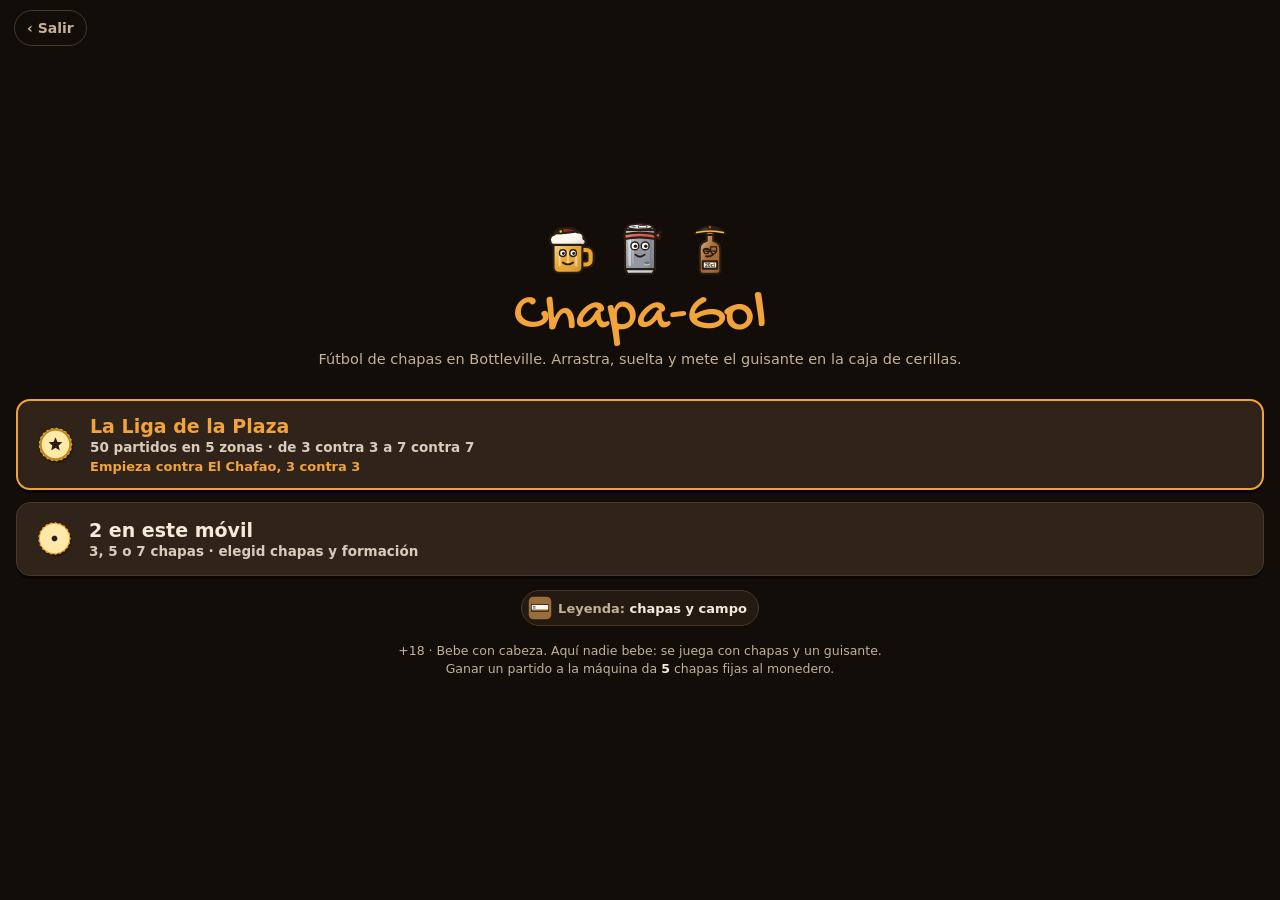
<file: juegos/chapagol.html>
<!doctype html>
<html lang="es">
<head>
<meta charset="utf-8">
<meta name="viewport" content="width=device-width, initial-scale=1, maximum-scale=1, user-scalable=no, viewport-fit=cover">
<title>Chapa-Gol</title>
<!--
  «Chapa-Gol, la Liga de la Plaza» (diseño: src/juego/chapagol/DISENO-CAMPANA.md). Fútbol de chapas por turnos, en
  vertical: arrastras una chapa hacia atrás y la sueltas; el balón es un guisante y las porterías, cajas de cerillas.
  Dueño (17/10/2026): «como el de hockey de aire, de varios niveles e ir pasando; distintas chapas con distintas
  características; unos 3 vs 3, otros 5 vs 5, otros 7 vs 7». Así que:
  - La Liga (dueño, 18/10/2026: «50 niveles»): 5 zonas × 10 partidos, el 10 es el jefe (se abre con 10 ★ de su zona).
    Cada partido con su vecino, su campo, su equipo (3, 5 o 7), su IA, sus trucos (viento, vasos, hielo, la hucha…) y su
    reto. Algunos te dan su chapa. ★ ganar · ★ sin encajar · ★ el reto del partido.
  - «Antes del partido» (lo que hay en el campo, su truco, las estrellas y tu equipo: formación y chapas) y la Leyenda.
  - 10 tipos de chapa con física propia (CHAPAGOL_TIPOS en campana.js); tu alineación sale sola y se cambia antes.
  - «2 en este móvil», pasando el teléfono sin girarlo: cada uno elige tamaño (3, 5 o 7), formación y chapas.
  Ganar contra la máquina da un premio FIJO (CHAPAGOL_CFG.premioChapas), con el tope por partida de src/utils/juegosDeMesa.js.
  Fuente: este fichero + formaciones.js + campana.js (números, chapas y rivales) + nucleo.js (física, IA y partida);
  lo de la app lo genera `node scripts/juego.mjs chapagol`. El progreso se guarda en el móvil (localStorage, 'chapagol:v1').
-->
<link rel="preconnect" href="https://fonts.googleapis.com">
<link href="https://fonts.googleapis.com/css2?family=Gochi+Hand&family=Patrick+Hand&display=swap" rel="stylesheet" media="print" onload="this.media='all'">
<style>
:root { --fondo: #17110c; --sup: #241a12; --sup2: #30241a; --borde: #4a3826; --texto: #f6ead8; --apoyo: #c4b197;
  --ambar: #f2a33a; --tinta: #2a1d12; --papel: #FFF9EE; --oro: #f5c542; --bien: #74c27a; --mal: #e0645c; }
* { box-sizing: border-box; -webkit-tap-highlight-color: transparent; }
html, body { margin: 0; height: 100%; background: var(--fondo); color: var(--texto);
  font-family: system-ui, -apple-system, 'Segoe UI', Roboto, sans-serif; overscroll-behavior: none; }
body { display: flex; flex-direction: column; user-select: none; -webkit-user-select: none; overflow: hidden; }
button { font: inherit; color: inherit; cursor: pointer; }
.oculto { display: none !important; }
.barra { display: flex; align-items: center; justify-content: space-between; gap: 8px;
  padding: calc(env(safe-area-inset-top) + 10px) 14px 6px; min-height: 52px; }
.barra .titulo { font-family: 'Gochi Hand', cursive; font-size: 22px; color: var(--ambar); line-height: 1; white-space: nowrap; flex-shrink: 0; }
.marcador { font-weight: 800; font-size: 14px; color: var(--apoyo); text-align: right; white-space: nowrap; overflow: hidden; text-overflow: ellipsis; min-width: 0; }
.marcador b { color: var(--ambar); font-size: 24px; font-weight: 900; }
.mini { background: none; border: 1px solid var(--borde); color: var(--apoyo); border-radius: 99px; padding: 7px 12px;
  font-size: 14px; font-weight: 700; min-height: 36px; flex-shrink: 0; }
.bocadillo { margin: 2px 14px 4px; display: flex; gap: 10px; align-items: center; min-height: 60px; }
.bocadillo img { width: 52px; height: 52px; flex: none; }
.bocadillo .texto { position: relative; flex: 1; background: var(--papel); color: var(--tinta);
  background-image: repeating-linear-gradient(transparent 0 21px, #bcd3ef 21px 22px);
  border: 2px solid var(--tinta); border-radius: 14px; padding: 5px 12px 6px;
  font-family: 'Patrick Hand', cursive; font-size: 18px; line-height: 22px; min-height: 60px; }
.bocadillo .texto::before { content: ''; position: absolute; left: -9px; top: 18px; border: 8px solid transparent;
  border-right-color: var(--tinta); border-left: 0; }
.bocadillo .quien { font-family: 'Gochi Hand', cursive; font-size: 15px; color: #a0522d; display: block; line-height: 16px; }
.escena { flex: 1; position: relative; min-height: 0; }
.escena canvas { position: absolute; inset: 0; width: 100%; height: 100%; touch-action: none; }
.pie { padding: 4px 14px calc(env(safe-area-inset-bottom) + 10px); color: var(--apoyo); font-size: 14px;
  text-align: center; min-height: 30px; }
.pie b { color: var(--texto); }
.turno { display: none; align-items: center; justify-content: center; gap: 8px; margin: 0 14px 2px;
  padding: 5px 14px; border-radius: 99px; background: var(--sup2); border: 1px solid var(--borde); }
.turno.ver { display: flex; }
.turno .punto { width: 10px; height: 10px; border-radius: 50%; flex: none; background: var(--ambar); }
.turno .texto { font-size: 13px; font-weight: 800; color: var(--texto); white-space: nowrap; overflow: hidden; text-overflow: ellipsis; }
.turno .reloj { font-size: 13px; font-weight: 800; color: var(--apoyo); min-width: 24px; text-align: right; }
/* Capas */
.capa { position: fixed; inset: 0; background: #120d08; display: none; z-index: 10; overflow-y: auto;
  padding: calc(env(safe-area-inset-top) + 12px) 16px calc(env(safe-area-inset-bottom) + 18px); }
.capa.ver { display: block; }
.capa.velo { background: rgba(14,10,6,.86); align-items: center; justify-content: center; }
.capa.velo.ver { display: flex; }
#intro.capa.velo { background: #120d08; }
#intro .quien h1 { text-align: left; font-size: 38px; margin-bottom: 4px; }
.capa h1 { font-family: 'Gochi Hand', cursive; color: var(--ambar); font-size: 46px; margin: 0; line-height: 1; font-weight: 400; }
.sub { color: var(--apoyo); font-size: 14.5px; line-height: 1.35; margin: 4px 0 0; }
.btn { background: var(--ambar); color: var(--tinta); border: 0; border-radius: 14px; padding: 13px 16px; font-weight: 900;
  font-size: 16px; box-shadow: 0 3px 0 #a86814; }
.btn:active { transform: translateY(2px); box-shadow: 0 1px 0 #a86814; }
.btn.sec { background: var(--sup2); color: var(--texto); box-shadow: 0 3px 0 #0008; border: 1px solid var(--borde); }
.aviso18 { text-align: center; color: var(--apoyo); font-size: 12.5px; margin: 16px 0 0; line-height: 1.45; }
.aviso18 b { color: var(--texto); }
/* Portada */
#portada { display: none; flex-direction: column; justify-content: center; }
#portada.ver { display: flex; }
.cabeza-portada { text-align: center; margin-bottom: 18px; }
.cabeza-portada h1 { font-size: 58px; }
.figs { display: flex; justify-content: center; gap: 4px; margin-bottom: 6px; }
.figs img { width: 66px; height: 66px; }
.modo-btn { display: flex; align-items: center; gap: 12px; width: 100%; text-align: left; padding: 14px 16px; margin-top: 12px; }
.modo-btn .ico { width: 44px; height: 44px; flex: none; }
.modo-btn .t { display: block; font-size: 19px; }
.modo-btn .d { display: block; font-size: 13.5px; font-weight: 700; opacity: .85; margin-top: 2px; }
.modo-btn .p { display: block; font-size: 13px; font-weight: 800; margin-top: 4px; color: var(--ambar); }
.modo-btn.liga { border: 2px solid var(--ambar); }
.modo-btn.liga .t { color: var(--ambar); }
.salir-portada { position: absolute; top: calc(env(safe-area-inset-top) + 10px); left: 14px; }
/* Las chapas como botón (alineación, preparación) */
.chapa-btn { background: none; border: 0; padding: 2px; width: 44px; height: 44px; display: flex; align-items: center; justify-content: center; position: relative; border-radius: 50%; }
.chapa-btn img { width: 40px; height: 40px; }
/* Mapa de la Liga (5 zonas × 10 niveles) */
.cab-esc { display: flex; align-items: center; justify-content: space-between; gap: 10px; margin-bottom: 6px; }
.cab-esc .total { color: var(--oro); font-weight: 900; font-size: 17px; white-space: nowrap; }
#escalera h1 { font-size: 38px; margin-top: 2px; }
.chip { display: inline-flex; align-items: center; gap: 6px; background: var(--sup); border: 1px solid var(--borde); border-radius: 99px;
  padding: 5px 11px 5px 6px; font-size: 13px; font-weight: 800; color: var(--apoyo); min-height: 36px; }
.chip img { width: 24px; height: 24px; }
.chip b { color: var(--texto); }
.fila-sub { display: flex; justify-content: space-between; align-items: center; gap: 8px; margin: 4px 0 6px; }
.fila-sub .sub { margin: 0; }
.zonas { display: flex; gap: 6px; margin: 6px 0 8px; }
.zona-tab { flex: 1 1 0; min-width: 0; background: var(--sup); border: 1px solid var(--borde); border-radius: 12px; padding: 6px 2px 6px;
  color: var(--apoyo); display: flex; flex-direction: column; align-items: center; gap: 3px; min-height: 52px; }
.zona-tab .zn { font-family: 'Gochi Hand', cursive; font-size: 22px; line-height: 1; }
.zona-tab .zb { width: 70%; height: 4px; border-radius: 3px; background: #3a2c1e; overflow: hidden; }
.zona-tab .zb i { display: block; height: 100%; background: var(--bien); }
.zona-tab.act { border: 2px solid var(--ambar); background: var(--sup2); color: var(--texto); }
.zona-tab.act .zn { color: var(--ambar); }
.zona-tab.cerrada { opacity: .5; }
.zona-cab { display: flex; justify-content: space-between; align-items: flex-end; gap: 8px; margin: 2px 2px 8px; }
.zona-cab b { font-size: 18px; color: #fff; display: block; }
.zona-cab span { font-size: 12.5px; color: var(--apoyo); }
.zona-cab .zest { color: var(--oro); font-weight: 900; font-size: 14px; white-space: nowrap; }
.rejilla { display: grid; grid-template-columns: 1fr 1fr; gap: 8px; }
.casilla { position: relative; display: flex; gap: 7px; align-items: center; background: var(--sup); border: 1px solid var(--borde); border-radius: 14px;
  padding: 6px 8px 6px 6px; text-align: left; color: var(--texto); min-height: 62px; min-width: 0; }
.casilla .num { position: absolute; top: 3px; left: 6px; font-family: 'Gochi Hand', cursive; font-size: 16px; color: var(--apoyo); line-height: 1; }
.casilla > img { width: 40px; height: 40px; flex: none; margin-top: 8px; }
.casilla .info { flex: 1; min-width: 0; }
.casilla .info b { display: block; font-size: 13.5px; color: #fff; white-space: nowrap; overflow: hidden; text-overflow: ellipsis; padding-right: 20px; }
.casilla .linea { display: flex; align-items: center; gap: 5px; margin-top: 3px; font-size: 11.5px; font-weight: 800; color: var(--apoyo); }
.casilla .est { font-size: 14px; letter-spacing: 1px; color: #5b4b36; line-height: 1; white-space: nowrap; }
.casilla .est b { color: var(--oro); display: inline; font-size: 14px; padding: 0; }
.casilla .nov { width: 22px; height: 22px; flex: none; }
.casilla .premio { position: absolute; right: 4px; top: 4px; width: 22px; height: 22px; }
.casilla.ganado { border-color: #4d7a3c; }
.casilla.siguiente { border: 2px solid var(--ambar); background: var(--sup2); }
.casilla.siguiente .num { color: var(--ambar); }
.casilla:disabled { opacity: .5; }
.casilla:disabled > img { filter: grayscale(1) brightness(.6); }
.casilla.jefe { grid-column: 1 / -1; min-height: 80px; border-width: 2px; border-color: #7a5a2e; }
.casilla.jefe:disabled { opacity: .8; }
.casilla.jefe > img { width: 62px; height: 62px; margin-top: 0; }
.casilla.jefe .info b { font-size: 17px; }
.casilla .tag { display: inline-block; font-size: 11px; font-weight: 900; color: var(--tinta); background: var(--oro); border-radius: 6px; padding: 1px 6px; margin-right: 2px; }
.casilla .candado { display: block; font-size: 12.5px; color: var(--oro); font-weight: 800; margin-top: 3px; white-space: normal; }
.casilla .premio-j { width: 40px; height: 40px; flex: none; }
/* Antes del partido */
#intro { padding-bottom: calc(env(safe-area-inset-bottom) + 92px); }
#intro .tarjeta { margin: 0 auto; }
.seccion { display: flex; flex-direction: column; gap: 6px; }
.seccion > .tit { font-size: 12.5px; font-weight: 900; color: var(--apoyo); letter-spacing: .4px; text-transform: uppercase; }
.elems { display: flex; flex-wrap: wrap; gap: 6px; }
.elem { display: flex; align-items: center; gap: 7px; background: var(--sup2); border-radius: 12px; padding: 5px 9px 5px 5px; font-size: 12.5px; line-height: 1.25; flex: 1 1 140px; min-width: 0; color: var(--apoyo); }
.elem img { width: 36px; height: 36px; flex: none; }
.elem b { display: block; color: #fff; font-size: 13.5px; }
.truco-l { background: var(--sup2); border: 1px solid var(--oro); border-radius: 12px; padding: 7px 10px; font-size: 13.5px; line-height: 1.38; }
.truco-l b { color: var(--oro); }
.truco-l .nuevo { display: inline-block; font-size: 10.5px; font-weight: 900; color: var(--tinta); background: var(--oro); border-radius: 5px; padding: 0 5px; margin-right: 5px; vertical-align: 1px; }
.truco-l.visto { border-color: var(--borde); }
.est-l { display: flex; flex-direction: column; gap: 4px; background: var(--sup2); border-radius: 12px; padding: 7px 10px; font-size: 13.5px; }
.est-l div { display: flex; gap: 8px; align-items: center; }
.est-l span { font-size: 18px; color: #6b5a44; width: 18px; text-align: center; line-height: 1; flex: none; }
.est-l span.si { color: var(--oro); }
.equipo { background: var(--sup2); border-radius: 12px; padding: 8px 8px 6px; display: flex; flex-direction: column; gap: 6px; }
.forma-btn { display: flex; align-items: center; gap: 10px; background: var(--sup); border: 1px solid var(--borde); border-radius: 12px; padding: 5px 10px 5px 5px; color: var(--texto); text-align: left; width: 100%; min-height: 56px; }
.forma-btn canvas { width: 36px; height: 48px; flex: none; border-radius: 6px; }
.forma-btn b { display: block; font-size: 15px; }
.forma-btn span { font-size: 12px; color: var(--apoyo); }
.forma-btn .cambiar { margin-left: auto; font-size: 12.5px; font-weight: 800; color: var(--ambar); white-space: nowrap; }
.enlace { background: none; border: 0; color: var(--ambar); font-weight: 800; font-size: 14px; text-decoration: underline; padding: 8px; min-height: 40px; }
.pie-fijo { position: fixed; left: 0; right: 0; bottom: 0; z-index: 12; padding: 14px 16px calc(env(safe-area-inset-bottom) + 12px);
  background: linear-gradient(rgba(18,13,8,0), #120d08 30%); display: none; gap: 8px; }
.pie-fijo.ver { display: flex; }
.pie-fijo .btn { flex: 1; }
.pie-fijo .btn.sec { flex: 0 0 auto; padding: 13px 16px; }
/* Leyenda */
.pest { display: flex; gap: 6px; margin: 8px 0 10px; }
.pest button { flex: 1; background: var(--sup); border: 1px solid var(--borde); border-radius: 99px; color: var(--apoyo); font-weight: 800; font-size: 14px; padding: 8px 4px; min-height: 42px; }
.pest button.act { background: var(--ambar); color: var(--tinta); border-color: var(--ambar); }
.ley-lista { display: flex; flex-direction: column; gap: 6px; }
.ley-fila { display: flex; gap: 10px; align-items: center; background: var(--sup); border: 1px solid var(--borde); border-radius: 14px; padding: 6px 10px 6px 6px; min-height: 56px; text-align: left; color: var(--texto); width: 100%; }
.ley-fila img { width: 44px; height: 44px; flex: none; }
.ley-fila b { display: block; color: #fff; font-size: 15px; }
.ley-fila span { font-size: 13px; color: var(--apoyo); line-height: 1.3; }
.ley-fila.no img { filter: grayscale(1) contrast(1.4) brightness(.8); opacity: .75; }
.ley-fila .de { display: block; font-size: 12px; color: var(--oro); font-weight: 700; }
.ley-grupo { font-size: 12.5px; font-weight: 900; color: var(--apoyo); letter-spacing: .4px; text-transform: uppercase; margin: 8px 2px 0; }
.paso { display: flex; gap: 10px; align-items: flex-start; background: var(--sup); border: 1px solid var(--borde); border-radius: 14px; padding: 9px 12px; font-size: 14.5px; line-height: 1.38; }
.paso .n { font-family: 'Gochi Hand', cursive; color: var(--ambar); font-size: 24px; line-height: 1; width: 18px; flex: none; }
.paso b { color: #fff; }
/* 2 en este móvil: la preparación */
#prep { padding-bottom: calc(env(safe-area-inset-bottom) + 92px); }
#prep h1 { font-size: 38px; margin-top: 2px; }
.seg { display: flex; background: var(--sup); border: 1px solid var(--borde); border-radius: 99px; padding: 3px; gap: 3px; }
.seg button { flex: 1; background: none; border: 0; border-radius: 99px; color: var(--apoyo); font-weight: 900; font-size: 15px; min-height: 40px; }
.seg button.act { background: var(--ambar); color: var(--tinta); }
.prep-fila { display: flex; gap: 10px; align-items: center; margin: 8px 0; }
.prep-fila > span { font-size: 12.5px; font-weight: 900; color: var(--apoyo); width: 66px; flex: none; text-transform: uppercase; letter-spacing: .3px; }
.prep-fila .seg { flex: 1; }
.jug { border-radius: 16px; padding: 10px; margin-top: 10px; background: var(--sup); display: flex; flex-direction: column; gap: 8px; }
.jug.j1 { border: 2px solid #E9A52C; }
.jug.j2 { border: 2px solid #A8652A; }
.jug .cab { display: flex; align-items: center; gap: 8px; font-weight: 900; font-size: 16px; }
.jug .cab img { width: 34px; height: 34px; flex: none; }
.jug .cab span { font-weight: 700; font-size: 12.5px; color: var(--apoyo); }
.jug .ayuda { text-align: left; margin: 0; }
/* Tarjetas (intro, final, ficha) */
.tarjeta { background: var(--sup); border: 1px solid var(--borde); border-radius: 20px; padding: 16px 16px; max-width: 440px; width: 100%;
  display: flex; flex-direction: column; gap: 10px; margin: auto; }
.tarjeta h1 { font-size: 40px; text-align: center; }
.zona-n { text-align: center; color: var(--apoyo); font-size: 12.5px; font-weight: 800; letter-spacing: .5px; text-transform: uppercase; margin-bottom: -6px; }
.quien { display: flex; gap: 12px; align-items: center; }
.quien img { width: 72px; height: 72px; flex: none; }
.quien div { font-size: 15.5px; line-height: 1.35; font-style: italic; }
.dato { background: var(--sup2); border-radius: 12px; padding: 8px 11px; font-size: 14px; line-height: 1.4; }
.dato b { color: #fff; }
.dato.truco { border: 1px solid var(--oro); }
.dato.truco b { color: var(--oro); }
.linea-partido { text-align: center; font-weight: 900; font-size: 15px; color: var(--texto); }
.alineacion { display: flex; justify-content: center; flex-wrap: wrap; gap: 4px; }
.alineacion .chapa-btn { flex-direction: column; height: auto; width: 52px; border-radius: 10px; padding: 2px 0; }
.alineacion .chapa-btn small { font-size: 10.5px; color: var(--apoyo); font-weight: 700; line-height: 1.1; margin-top: 1px; white-space: nowrap; }
.ayuda { text-align: center; font-size: 12.5px; color: var(--apoyo); margin: -4px 0 0; }
.fila { display: flex; gap: 8px; } .fila .btn { flex: 1; padding: 12px 6px; }
.estrellas { display: flex; justify-content: center; gap: 18px; }
.estrellas div { display: flex; flex-direction: column; align-items: center; gap: 2px; font-size: 12px; color: var(--apoyo); font-weight: 700; }
.estrellas span { font-size: 40px; line-height: 1; color: #4a3b2a; }
.estrellas span.si { color: var(--oro); text-shadow: 0 0 12px #f5c54288; animation: sale .45s both; }
@keyframes sale { from { transform: scale(.2) rotate(-40deg); } to { transform: scale(1) rotate(0); } }
.res { text-align: center; font-family: 'Gochi Hand', cursive; font-size: 44px; color: #fff; line-height: 1; }
.res small { display: block; font-family: system-ui, sans-serif; font-size: 13px; color: var(--apoyo); margin-top: 4px; }
.nueva { display: flex; gap: 12px; align-items: center; background: var(--sup2); border: 2px solid var(--oro); border-radius: 14px; padding: 8px 12px; }
.nueva img { width: 52px; height: 52px; flex: none; transform: rotate(-12deg); }
.nueva b { color: var(--oro); display: block; font-size: 16px; }
.nueva span { font-size: 13.5px; line-height: 1.35; }
#ficha { align-items: flex-end; }
#ficha .tarjeta { margin: 0 auto; border-radius: 20px 20px 14px 14px; }
.ficha-cab { display: flex; gap: 14px; align-items: center; }
.ficha-cab img { width: 64px; height: 64px; flex: none; }
.ficha-cab b { font-size: 20px; color: #fff; display: block; }
.ficha-cab span { font-size: 15px; line-height: 1.35; }
#aviso { position: fixed; left: 50%; top: 46%; transform: translate(-50%, -50%); z-index: 6; pointer-events: none; text-align: center;
  background: rgba(20,15,10,.92); border: 2px solid var(--oro); border-radius: 18px; padding: 10px 18px; max-width: 86vw; display: none; }
#aviso.ver { display: block; animation: sube .3s both; }
#aviso b { display: block; font-family: 'Gochi Hand', cursive; font-weight: 400; color: var(--oro); font-size: 30px; line-height: 1.05; }
#aviso span { font-size: 14.5px; line-height: 1.35; }
@keyframes sube { from { transform: translate(-50%, -30%) scale(.7); opacity: 0; } to { transform: translate(-50%, -50%) scale(1); opacity: 1; } }
@media (max-height: 680px) { .bocadillo img { width: 42px; height: 42px; } .bocadillo .texto { min-height: 50px; font-size: 16px; line-height: 19px; }
  .peldano > img { width: 40px; height: 40px; } .quien img { width: 56px; height: 56px; } .tarjeta { gap: 7px; padding: 12px 14px; } }
</style>
</head>
<body>
<div class="barra">
  <button class="mini" id="salir">‹ Salir</button>
  <div class="titulo">Chapa-Gol</div>
  <div class="marcador"><span id="m-yo-nombre">Tú</span> <b id="m-yo">0</b> – <b id="m-ellos">0</b> <span id="m-ellos-nombre">Rival</span></div>
</div>
<div class="turno" id="turno"><span class="punto" id="turno-punto"></span><span class="texto" id="turno-texto"></span><span class="reloj" id="turno-reloj"></span></div>
<div class="bocadillo"><img id="b-fig" alt=""><div class="texto"><span class="quien" id="b-quien">El Chafao, comentarista</span><span id="b-texto">…</span></div></div>
<div class="escena"><canvas id="lienzo"></canvas></div>
<div class="pie" id="pie">&nbsp;</div>
<div id="aviso"><b id="aviso-t"></b><span id="aviso-s"></span></div>

<div class="capa ver" id="portada">
  <button class="mini salir-portada salir-capa">‹ Salir</button>
  <div class="cabeza-portada">
    <div class="figs"><img data-fig="jarron" alt=""><img data-fig="kevin" alt=""><img data-fig="quinto" alt=""></div>
    <h1>Chapa-Gol</h1>
    <p class="sub">Fútbol de chapas en Bottleville. Arrastra, suelta y mete el guisante en la caja de cerillas.</p>
  </div>
  <button class="btn sec modo-btn liga" id="b-liga"><img class="ico" id="ico-liga" alt="">
    <span><span class="t">La Liga de la Plaza</span><span class="d">50 partidos en 5 zonas · de 3 contra 3 a 7 contra 7</span><span class="p" id="liga-progreso"></span></span></button>
  <button class="btn sec modo-btn" id="b-dos"><img class="ico" id="ico-dos" alt="">
    <span><span class="t">2 en este móvil</span><span class="d">3, 5 o 7 chapas · elegid chapas y formación</span></span></button>
  <div style="text-align:center;margin-top:14px"><button class="chip" id="b-leyenda-p"><img id="ico-ley" alt=""><span>Leyenda: <b>chapas y campo</b></span></button></div>
  <p class="aviso18">+18 · Bebe con cabeza. Aquí nadie bebe: se juega con chapas y un guisante.<span id="p-premio-linea"><br>Ganar un partido a la máquina da <b id="p-premio">5</b> chapas fijas al monedero.</span></p>
</div>

<div class="capa" id="escalera">
  <div class="cab-esc"><button class="mini" id="esc-volver">‹ Volver</button><span class="total" id="total"></span></div>
  <h1>La Liga de la Plaza</h1>
  <div class="fila-sub"><p class="sub">Gana para abrir el siguiente.</p><button class="chip" id="b-tus-chapas"><img id="ico-tus" alt=""><span>Tus chapas <b id="n-chapas"></b></span></button></div>
  <div class="zonas" id="zonas"></div>
  <div class="zona-cab"><div><b id="zona-nombre"></b><span id="zona-lugar"></span></div><span class="zest" id="zona-est"></span></div>
  <div class="rejilla" id="peldanos"></div>
  <p class="aviso18">★ ganar · ★ sin encajar · ★ el reto de cada partido<br><button class="enlace" id="b-leyenda-m">Leyenda completa</button><br>+18 · Bebe con cabeza. Aquí nadie bebe: se juega.</p>
</div>

<div class="capa" id="intro">
  <div class="tarjeta">
    <div class="zona-n" id="in-zona"></div>
    <div class="quien"><img id="in-img" alt=""><div><h1 id="in-nombre"></h1><span id="in-frase"></span></div></div>
    <div class="linea-partido" id="in-linea"></div>
    <div class="seccion"><div class="tit">En este campo</div><div class="elems" id="in-elems"></div></div>
    <div class="seccion"><div class="tit">Su truco</div><div id="in-truco"></div></div>
    <div class="seccion"><div class="tit">Estrellas</div><div class="est-l" id="in-est"></div></div>
    <div class="seccion"><div class="tit">Tu equipo</div><div class="equipo"><button class="forma-btn" id="in-forma"></button><div class="alineacion" id="in-alineacion"></div><p class="ayuda" id="in-ayuda">Toca una chapa para cambiarla por otra de las tuyas.</p></div></div>
    <div style="text-align:center"><button class="enlace" id="b-leyenda-i">Leyenda completa</button></div>
  </div>
</div>
<div class="pie-fijo" id="pie-intro"><button class="btn sec" id="b-intro-volver">‹</button><button class="btn" id="b-empezar">¡A jugar!</button></div>

<div class="capa" id="leyenda">
  <div class="cab-esc"><button class="mini" id="ley-volver">‹ Volver</button></div>
  <h1>Leyenda</h1>
  <div class="pest" id="ley-pest"><button data-p="campo">El campo</button><button data-p="chapas">Las chapas</button><button data-p="jugar">Cómo se juega</button></div>
  <div class="ley-lista" id="ley-lista"></div>
  <p class="aviso18">+18 · Bebe con cabeza. Aquí nadie bebe: se juega.</p>
</div>

<div class="capa" id="prep">
  <div class="cab-esc"><button class="mini" id="prep-volver">‹ Volver</button></div>
  <h1>2 en este móvil</h1>
  <p class="sub">Uno juega abajo y otro arriba, pasándoos el móvil. Elegid y a jugar (ya viene todo puesto).</p>
  <div class="prep-fila"><span>Chapas</span><div class="seg" id="prep-n"></div></div>
  <div class="prep-fila"><span>Goles</span><div class="seg" id="prep-g"></div></div>
  <div class="jug j1" id="prep-j1"></div>
  <div class="jug j2" id="prep-j2"></div>
  <p class="aviso18">Aquí valen todas las chapas, aunque aún no las tengas en la Liga.<br>+18 · Bebe con cabeza. Aquí nadie bebe: se juega.</p>
</div>
<div class="pie-fijo" id="pie-prep"><button class="btn" id="b-prep-jugar">¡A jugar!</button></div>

<div class="capa velo" id="final">
  <div class="tarjeta">
    <h1 id="f-titulo"></h1>
    <div class="res" id="f-res"></div>
    <div class="estrellas" id="f-estrellas"><div><span>★</span>Ganar</div><div><span>★</span>Sin encajar</div><div><span>★</span><em id="f-reto" style="font-style:normal">Reto</em></div></div>
    <div class="nueva oculto" id="f-nueva"><img id="f-nueva-img" alt=""><div><b id="f-nueva-t"></b><span id="f-nueva-s"></span></div></div>
    <div class="quien"><img id="f-fig" alt=""><div id="f-texto"></div></div>
    <button class="btn" id="b-principal"></button>
    <div class="fila"><button class="btn sec" id="b-escalera">Mapa</button><button class="btn sec" id="b-secundario"></button></div>
  </div>
</div>

<div class="capa velo" id="ficha">
  <div class="tarjeta">
    <div class="ficha-cab"><img id="fi-img" alt=""><div><b id="fi-nombre"></b><span id="fi-rasgo"></span></div></div>
    <div class="dato" id="fi-de"></div>
    <button class="btn" id="fi-vale">Vale</button>
  </div>
</div>

<script>
// ===== La app (components/JuegoEnWeb.js): le pasa DATOS = { figuras } y escucha { tipo: 'chapas' | 'fin' | 'vibrar' | 'salir' } =====
var DATOS = {"figuras":{"jarron":"<svg xmlns=\"http://www.w3.org/2000/svg\" viewBox=\"0 0 64 64\"><defs><linearGradient id=\"l\" x2=\"1\" y2=\"1\"><stop stop-color=\"#fff\" stop-opacity=\".55\"/><stop offset=\".5\" stop-color=\"#fff\" stop-opacity=\"0\"/><stop offset=\"1\" stop-color=\"#2A1D12\" stop-opacity=\".22\"/></linearGradient></defs><path d=\"M44 33h4a4 4 0 0 1 4 4v6a4 4 0 0 1-4 4h-4\" fill=\"none\" stroke=\"#2A1D12\" stroke-width=\"8\" stroke-linecap=\"round\"/><path d=\"M44 33h4a4 4 0 0 1 4 4v6a4 4 0 0 1-4 4h-4\" fill=\"none\" stroke=\"#E9A52C\" stroke-width=\"4\" stroke-linecap=\"round\"/><path d=\"M16 25h28v25a5 5 0 0 1-5 5H21a5 5 0 0 1-5-5z\" fill=\"#E9A52C\"/><path d=\"M16 25h28v25a5 5 0 0 1-5 5H21a5 5 0 0 1-5-5z\" fill=\"url(#l)\" stroke=\"#2A1D12\" stroke-width=\"2\" stroke-linejoin=\"round\"/><path d=\"M22 34v14M30 34v14M38 34v14\" fill=\"none\" stroke=\"#FFFFFF\" stroke-width=\"2\" stroke-linecap=\"round\" stroke-linejoin=\"round\" opacity=\"0.45\"/><path d=\"M13 25a5 5 0 0 1 4-7a6 6 0 0 1 11-3a6 6 0 0 1 11 1a5 5 0 0 1 6 6a3 3 0 0 1-2 6H16a3 3 0 0 1-3-3z\" fill=\"#FFF9EE\"/><path d=\"M13 25a5 5 0 0 1 4-7a6 6 0 0 1 11-3a6 6 0 0 1 11 1a5 5 0 0 1 6 6a3 3 0 0 1-2 6H16a3 3 0 0 1-3-3z\" fill=\"url(#l)\" stroke=\"#2A1D12\" stroke-width=\"2\" stroke-linejoin=\"round\"/><path d=\"M17 17c4-6 16-7 22-2c-6 1-14 2-22 2z\" fill=\"#8A1F1F\"/><path d=\"M17 17c4-6 16-7 22-2c-6 1-14 2-22 2z\" fill=\"url(#l)\" stroke=\"#2A1D12\" stroke-width=\"2\" stroke-linejoin=\"round\"/><circle cx=\"23\" cy=\"15\" r=\"2\" fill=\"#F2C230\" stroke=\"#2A1D12\" stroke-width=\"1.5\"/><circle cx=\"25\" cy=\"36\" r=\"3.2\" fill=\"#FFFFFF\" stroke=\"#2A1D12\" stroke-width=\"1.4\"/><circle cx=\"25.6\" cy=\"36.4\" r=\"1.4400000000000002\" fill=\"#2A1D12\"/><circle cx=\"35\" cy=\"36\" r=\"3.2\" fill=\"#FFFFFF\" stroke=\"#2A1D12\" stroke-width=\"1.4\"/><circle cx=\"35.6\" cy=\"36.4\" r=\"1.4400000000000002\" fill=\"#2A1D12\"/><path d=\"M25 45q5 4 10 0\" fill=\"none\" stroke=\"#2A1D12\" stroke-width=\"1.8\" stroke-linecap=\"round\" stroke-linejoin=\"round\" opacity=\"1\"/></svg>","kevin":"<svg xmlns=\"http://www.w3.org/2000/svg\" viewBox=\"0 0 64 64\"><defs><linearGradient id=\"l\" x2=\"1\" y2=\"1\"><stop stop-color=\"#fff\" stop-opacity=\".55\"/><stop offset=\".5\" stop-color=\"#fff\" stop-opacity=\"0\"/><stop offset=\"1\" stop-color=\"#2A1D12\" stop-opacity=\".22\"/></linearGradient></defs><path d=\"M17.5 13.5h29v38h-29z\" fill=\"#8E96A1\"/><path d=\"M17.5 13.5h29v38h-29z\" fill=\"url(#l)\" stroke=\"#2A1D12\" stroke-width=\"2\" stroke-linejoin=\"round\"/><path d=\"M22 17.5V47.5\" fill=\"none\" stroke=\"#FFFFFF\" stroke-width=\"2.6\" stroke-linecap=\"round\" stroke-linejoin=\"round\" opacity=\"0.5\"/><path d=\"M25.2 19V46\" fill=\"none\" stroke=\"#FFFFFF\" stroke-width=\"0.9\" stroke-linecap=\"round\" stroke-linejoin=\"round\" opacity=\"0.4\"/><path d=\"M42.6 16V49\" fill=\"none\" stroke=\"#5F6772\" stroke-width=\"2.4\" stroke-linecap=\"round\" stroke-linejoin=\"round\" opacity=\"0.35\"/><path d=\"M35.5 45.5q3.2-2.6 6.4 0q-3.2 2.2-6.4 0z\" fill=\"#5F6772\" opacity=\".8\"/><path d=\"M36 46.7q2.7 1.9 5.4 0\" fill=\"none\" stroke=\"#C9CFD6\" stroke-width=\"0.9\" stroke-linecap=\"round\" stroke-linejoin=\"round\" opacity=\"1\"/><path d=\"M17.5 51.5h29l-2.4 4.5h-24.2z\" fill=\"#C9CFD6\"/><path d=\"M17.5 51.5h29l-2.4 4.5h-24.2z\" fill=\"url(#l)\" stroke=\"#2A1D12\" stroke-width=\"2\" stroke-linejoin=\"round\"/><path d=\"M17.5 13.5h29l-2.4-3h-24.2z\" fill=\"#B3BAC3\"/><path d=\"M17.5 13.5h29l-2.4-3h-24.2z\" fill=\"url(#l)\" stroke=\"#2A1D12\" stroke-width=\"2\" stroke-linejoin=\"round\"/><ellipse cx=\"32\" cy=\"10.4\" rx=\"12\" ry=\"2.6\" fill=\"#DFE4E9\" stroke=\"#2A1D12\" stroke-width=\"1.4\"/><path d=\"M28.6 10.4q-2.6-1.4-5.2 0q2.6 1.2 5.2 0z\" fill=\"#5F6772\"/><rect x=\"30.4\" y=\"9.1\" width=\"8.4\" height=\"2.6\" rx=\"1.3\" fill=\"#FFFFFF\" stroke=\"#2A1D12\" stroke-width=\".9\"/><path d=\"M17 17.6q15-3 30 0v4.6q-15-3-30 0z\" fill=\"#D9534F\"/><path d=\"M17 17.6q15-3 30 0v4.6q-15-3-30 0z\" fill=\"url(#l)\" stroke=\"#2A1D12\" stroke-width=\"2\" stroke-linejoin=\"round\"/><path d=\"M45.8 18.4l6-3.2-.8 7.2z\" fill=\"#D9534F\"/><path d=\"M45.8 18.4l6-3.2-.8 7.2z\" fill=\"url(#l)\" stroke=\"#2A1D12\" stroke-width=\"2\" stroke-linejoin=\"round\"/><circle cx=\"27\" cy=\"29\" r=\"3.8\" fill=\"#FFFFFF\" stroke=\"#2A1D12\" stroke-width=\"1.4\"/><circle cx=\"27.6\" cy=\"29.4\" r=\"1.71\" fill=\"#2A1D12\"/><circle cx=\"37\" cy=\"29\" r=\"3.8\" fill=\"#FFFFFF\" stroke=\"#2A1D12\" stroke-width=\"1.4\"/><circle cx=\"37.6\" cy=\"29.4\" r=\"1.71\" fill=\"#2A1D12\"/><path d=\"M27.5 37.5q4.5 4 9 0\" fill=\"none\" stroke=\"#2A1D12\" stroke-width=\"1.8\" stroke-linecap=\"round\" stroke-linejoin=\"round\" opacity=\"1\"/></svg>","cero":"<svg xmlns=\"http://www.w3.org/2000/svg\" viewBox=\"0 0 64 64\"><defs><linearGradient id=\"l\" x2=\"1\" y2=\"1\"><stop stop-color=\"#fff\" stop-opacity=\".55\"/><stop offset=\".5\" stop-color=\"#fff\" stop-opacity=\"0\"/><stop offset=\"1\" stop-color=\"#2A1D12\" stop-opacity=\".22\"/></linearGradient></defs><path d=\"M28.8 8h6.4v9c8.8 2 8.8 6 8.8 10V53a3 3 0 0 1-3 3h-18a3 3 0 0 1-3-3V27c0-4 0-8 8.8-10z\" fill=\"#2F6B3A\"/><path d=\"M28.8 8h6.4v9c8.8 2 8.8 6 8.8 10V53a3 3 0 0 1-3 3h-18a3 3 0 0 1-3-3V27c0-4 0-8 8.8-10z\" fill=\"url(#l)\" stroke=\"#2A1D12\" stroke-width=\"2\" stroke-linejoin=\"round\"/><path d=\"M28.5 5h7v3.5h-7z\" fill=\"#4F7BD9\"/><path d=\"M28.5 5h7v3.5h-7z\" fill=\"url(#l)\" stroke=\"#2A1D12\" stroke-width=\"2\" stroke-linejoin=\"round\"/><path d=\"M29 12h6v3h-6z\" fill=\"#FFFFFF\"/><path d=\"M29 12h6v3h-6z\" fill=\"url(#l)\" stroke=\"#2A1D12\" stroke-width=\"2\" stroke-linejoin=\"round\"/><path d=\"M32 12.5v2M31 13.5h2\" fill=\"none\" stroke=\"#D9534F\" stroke-width=\"1.2\" stroke-linecap=\"round\" stroke-linejoin=\"round\" opacity=\"1\"/><path d=\"M23 38h18v11h-18z\" fill=\"#DCECFF\"/><path d=\"M23 38h18v11h-18z\" fill=\"url(#l)\" stroke=\"#2A1D12\" stroke-width=\"2\" stroke-linejoin=\"round\"/><text x=\"32\" y=\"47\" text-anchor=\"middle\" font-family=\"Arial Black,Arial\" font-weight=\"900\" font-size=\"7\" fill=\"#2F5FA1\">0,0</text><circle cx=\"28\" cy=\"29\" r=\"2.6\" fill=\"#FFFFFF\" stroke=\"#2A1D12\" stroke-width=\"1.4\"/><circle cx=\"28.6\" cy=\"29.4\" r=\"1.1700000000000002\" fill=\"#2A1D12\"/><path d=\"M24.9 25.9h6.2v3.2h-6.2z\" fill=\"#2F6B3A\" stroke=\"#2A1D12\" stroke-width=\"1.2\"/><circle cx=\"36\" cy=\"29\" r=\"2.6\" fill=\"#FFFFFF\" stroke=\"#2A1D12\" stroke-width=\"1.4\"/><circle cx=\"36.6\" cy=\"29.4\" r=\"1.1700000000000002\" fill=\"#2A1D12\"/><path d=\"M32.9 25.9h6.2v3.2h-6.2z\" fill=\"#2F6B3A\" stroke=\"#2A1D12\" stroke-width=\"1.2\"/><path d=\"M29 34q3 1.5 6 0\" fill=\"none\" stroke=\"#2A1D12\" stroke-width=\"1.8\" stroke-linecap=\"round\" stroke-linejoin=\"round\" opacity=\"1\"/></svg>","quinto":"<svg xmlns=\"http://www.w3.org/2000/svg\" viewBox=\"0 0 64 64\"><defs><linearGradient id=\"l\" x2=\"1\" y2=\"1\"><stop stop-color=\"#fff\" stop-opacity=\".55\"/><stop offset=\".5\" stop-color=\"#fff\" stop-opacity=\"0\"/><stop offset=\"1\" stop-color=\"#2A1D12\" stop-opacity=\".22\"/></linearGradient></defs><path d=\"M28.8 18h6.4v6c6.8 2 6.8 6 6.8 10V53a3 3 0 0 1-3 3h-14a3 3 0 0 1-3-3V34c0-4 0-8 6.8-10z\" fill=\"#A8652A\"/><path d=\"M28.8 18h6.4v6c6.8 2 6.8 6 6.8 10V53a3 3 0 0 1-3 3h-14a3 3 0 0 1-3-3V34c0-4 0-8 6.8-10z\" fill=\"url(#l)\" stroke=\"#2A1D12\" stroke-width=\"2\" stroke-linejoin=\"round\"/><path d=\"M28.5 15h7v3.5h-7z\" fill=\"#D9534F\"/><path d=\"M28.5 15h7v3.5h-7z\" fill=\"url(#l)\" stroke=\"#2A1D12\" stroke-width=\"2\" stroke-linejoin=\"round\"/><path d=\"M17 17q15-14 30 0q-15-4-30 0z\" fill=\"#1D1D2A\"/><path d=\"M17 17q15-14 30 0q-15-4-30 0z\" fill=\"url(#l)\" stroke=\"#2A1D12\" stroke-width=\"2\" stroke-linejoin=\"round\"/><path d=\"M19 16q13-3 26 0\" fill=\"none\" stroke=\"#F2C230\" stroke-width=\"1.4\" stroke-linecap=\"round\" stroke-linejoin=\"round\" opacity=\"1\"/><circle cx=\"32\" cy=\"11\" r=\"1.8\" fill=\"#D9534F\" stroke=\"#2A1D12\" stroke-width=\"1.5\"/><path d=\"M25 44h14v7h-14z\" fill=\"#FFF9EE\"/><path d=\"M25 44h14v7h-14z\" fill=\"url(#l)\" stroke=\"#2A1D12\" stroke-width=\"2\" stroke-linejoin=\"round\"/><text x=\"32\" y=\"49.5\" text-anchor=\"middle\" font-family=\"Arial Black,Arial\" font-weight=\"900\" font-size=\"5\" fill=\"#2A1D12\">20cl</text><circle cx=\"28.5\" cy=\"34\" r=\"2.4\" fill=\"#FFFFFF\" stroke=\"#2A1D12\" stroke-width=\"1.4\"/><circle cx=\"29.1\" cy=\"34.4\" r=\"1.08\" fill=\"#2A1D12\"/><path d=\"M25.6 32.300000000000004h5.8v1.8h-5.8z\" fill=\"#A8652A\" stroke=\"#2A1D12\" stroke-width=\"1.2\"/><circle cx=\"35.5\" cy=\"34\" r=\"2.4\" fill=\"#FFFFFF\" stroke=\"#2A1D12\" stroke-width=\"1.4\"/><circle cx=\"36.1\" cy=\"34.4\" r=\"1.08\" fill=\"#2A1D12\"/><path d=\"M32.6 29.900000000000002h5.8v4.2h-5.8z\" fill=\"#A8652A\" stroke=\"#2A1D12\" stroke-width=\"1.2\"/><path d=\"M28 39q3 1 7-1.5\" fill=\"none\" stroke=\"#2A1D12\" stroke-width=\"1.8\" stroke-linecap=\"round\" stroke-linejoin=\"round\" opacity=\"1\"/></svg>","abadia":"<svg xmlns=\"http://www.w3.org/2000/svg\" viewBox=\"0 0 64 64\"><defs><linearGradient id=\"l\" x2=\"1\" y2=\"1\"><stop stop-color=\"#fff\" stop-opacity=\".55\"/><stop offset=\".5\" stop-color=\"#fff\" stop-opacity=\"0\"/><stop offset=\"1\" stop-color=\"#2A1D12\" stop-opacity=\".22\"/></linearGradient></defs><path d=\"M28.8 10h6.4v9c9.8 2 9.8 6 9.8 10V53a3 3 0 0 1-3 3h-20a3 3 0 0 1-3-3V29c0-4 0-8 9.8-10z\" fill=\"#3A1F10\"/><path d=\"M28.8 10h6.4v9c9.8 2 9.8 6 9.8 10V53a3 3 0 0 1-3 3h-20a3 3 0 0 1-3-3V29c0-4 0-8 9.8-10z\" fill=\"url(#l)\" stroke=\"#2A1D12\" stroke-width=\"2\" stroke-linejoin=\"round\"/><path d=\"M18 40c0-24 6-30 14-30s14 6 14 30h-5c0-10-4-16-9-16s-9 6-9 16z\" fill=\"#1D1D24\"/><path d=\"M18 40c0-24 6-30 14-30s14 6 14 30h-5c0-10-4-16-9-16s-9 6-9 16z\" fill=\"url(#l)\" stroke=\"#2A1D12\" stroke-width=\"2\" stroke-linejoin=\"round\"/><path d=\"M23 27q9-5 18 0\" fill=\"none\" stroke=\"#FFFFFF\" stroke-width=\"3\" stroke-linecap=\"round\" stroke-linejoin=\"round\" opacity=\"1\"/><path d=\"M32 42v8M29 45h6\" fill=\"none\" stroke=\"#F2C230\" stroke-width=\"2.2\" stroke-linecap=\"round\" stroke-linejoin=\"round\" opacity=\"1\"/><circle cx=\"28\" cy=\"31\" r=\"2.6\" fill=\"#FFFFFF\" stroke=\"#2A1D12\" stroke-width=\"1.4\"/><circle cx=\"28.6\" cy=\"31.4\" r=\"1.1700000000000002\" fill=\"#2A1D12\"/><path d=\"M24.9 27.9h6.2v3.2h-6.2z\" fill=\"#3A1F10\" stroke=\"#2A1D12\" stroke-width=\"1.2\"/><circle cx=\"36\" cy=\"31\" r=\"2.6\" fill=\"#FFFFFF\" stroke=\"#2A1D12\" stroke-width=\"1.4\"/><circle cx=\"36.6\" cy=\"31.4\" r=\"1.1700000000000002\" fill=\"#2A1D12\"/><path d=\"M32.9 27.9h6.2v3.2h-6.2z\" fill=\"#3A1F10\" stroke=\"#2A1D12\" stroke-width=\"1.2\"/><path d=\"M29 36h6\" fill=\"none\" stroke=\"#2A1D12\" stroke-width=\"1.8\" stroke-linecap=\"round\" stroke-linejoin=\"round\" opacity=\"1\"/></svg>","congelada":"<svg xmlns=\"http://www.w3.org/2000/svg\" viewBox=\"0 0 64 64\"><defs><linearGradient id=\"l\" x2=\"1\" y2=\"1\"><stop stop-color=\"#fff\" stop-opacity=\".55\"/><stop offset=\".5\" stop-color=\"#fff\" stop-opacity=\"0\"/><stop offset=\"1\" stop-color=\"#2A1D12\" stop-opacity=\".22\"/></linearGradient></defs><path d=\"M28.8 8h6.4v9c8.8 2 8.8 6 8.8 10V53a3 3 0 0 1-3 3h-18a3 3 0 0 1-3-3V27c0-4 0-8 8.8-10z\" fill=\"#8CC9EA\"/><path d=\"M28.8 8h6.4v9c8.8 2 8.8 6 8.8 10V53a3 3 0 0 1-3 3h-18a3 3 0 0 1-3-3V27c0-4 0-8 8.8-10z\" fill=\"url(#l)\" stroke=\"#2A1D12\" stroke-width=\"2\" stroke-linejoin=\"round\"/><path d=\"M28.5 5h7v3.5h-7z\" fill=\"#D6EEF9\"/><path d=\"M28.5 5h7v3.5h-7z\" fill=\"url(#l)\" stroke=\"#2A1D12\" stroke-width=\"2\" stroke-linejoin=\"round\"/><circle cx=\"24\" cy=\"22\" r=\"2\" fill=\"#FFFFFF\" stroke=\"#2A1D12\" stroke-width=\"1.5\"/><circle cx=\"39\" cy=\"46\" r=\"1.6\" fill=\"#FFFFFF\" stroke=\"#2A1D12\" stroke-width=\"1.5\"/><path d=\"M20 37q12 5 24 0v4q-12 5-24 0z\" fill=\"#D9534F\"/><path d=\"M20 37q12 5 24 0v4q-12 5-24 0z\" fill=\"url(#l)\" stroke=\"#2A1D12\" stroke-width=\"2\" stroke-linejoin=\"round\"/><path d=\"M38 40l3 10h-5z\" fill=\"#D9534F\"/><path d=\"M38 40l3 10h-5z\" fill=\"url(#l)\" stroke=\"#2A1D12\" stroke-width=\"2\" stroke-linejoin=\"round\"/><path d=\"M22 50l2 3 2-3 2 3 2-3 2 3 2-3 2 3 2-3\" fill=\"none\" stroke=\"#FFFFFF\" stroke-width=\"1.5\" stroke-linecap=\"round\" stroke-linejoin=\"round\" opacity=\"1\"/><circle cx=\"28\" cy=\"28\" r=\"2.6\" fill=\"#FFFFFF\" stroke=\"#2A1D12\" stroke-width=\"1.4\"/><circle cx=\"28.6\" cy=\"28.4\" r=\"0.9099999999999999\" fill=\"#2A1D12\"/><circle cx=\"36\" cy=\"28\" r=\"3.5100000000000002\" fill=\"#FFFFFF\" stroke=\"#2A1D12\" stroke-width=\"1.4\"/><circle cx=\"36.6\" cy=\"28.4\" r=\"1.2285\" fill=\"#2A1D12\"/><path d=\"M28 33q4 3 8 0\" fill=\"none\" stroke=\"#2A1D12\" stroke-width=\"1.8\" stroke-linecap=\"round\" stroke-linejoin=\"round\" opacity=\"1\"/></svg>","barril":"<svg xmlns=\"http://www.w3.org/2000/svg\" viewBox=\"0 0 64 64\"><defs><linearGradient id=\"l\" x2=\"1\" y2=\"1\"><stop stop-color=\"#fff\" stop-opacity=\".55\"/><stop offset=\".5\" stop-color=\"#fff\" stop-opacity=\"0\"/><stop offset=\"1\" stop-color=\"#2A1D12\" stop-opacity=\".22\"/></linearGradient></defs><path d=\"M17 16q-4 20 0 38h30q4-18 0-38z\" fill=\"#A8652A\"/><path d=\"M17 16q-4 20 0 38h30q4-18 0-38z\" fill=\"url(#l)\" stroke=\"#2A1D12\" stroke-width=\"2\" stroke-linejoin=\"round\"/><path d=\"M26 16q-2 19 0 38M38 16q2 19 0 38\" fill=\"none\" stroke=\"#6E4220\" stroke-width=\"1.5\" stroke-linecap=\"round\" stroke-linejoin=\"round\" opacity=\"1\"/><path d=\"M15 22q17 3 34 0M15 47q17 3 34 0\" fill=\"none\" stroke=\"#8E96A1\" stroke-width=\"3.5\" stroke-linecap=\"round\" stroke-linejoin=\"round\" opacity=\"1\"/><ellipse cx=\"32\" cy=\"16\" rx=\"15\" ry=\"3.5\" fill=\"#B87A40\" stroke=\"#2A1D12\" stroke-width=\"1.6\"/><circle cx=\"26\" cy=\"29\" r=\"3\" fill=\"#FFFFFF\" stroke=\"#2A1D12\" stroke-width=\"1.4\"/><circle cx=\"26.6\" cy=\"29.4\" r=\"1.35\" fill=\"#2A1D12\"/><circle cx=\"38\" cy=\"29\" r=\"3\" fill=\"#FFFFFF\" stroke=\"#2A1D12\" stroke-width=\"1.4\"/><circle cx=\"38.6\" cy=\"29.4\" r=\"1.35\" fill=\"#2A1D12\"/><path d=\"M30 32h4v5h-4z\" fill=\"#8E96A1\"/><path d=\"M30 32h4v5h-4z\" fill=\"url(#l)\" stroke=\"#2A1D12\" stroke-width=\"2\" stroke-linejoin=\"round\"/><path d=\"M24 40q4-3 8-1q4-2 8 1q-4 2-8 1q-4 1-8-1z\" fill=\"#2A1D12\"/><path d=\"M24 40q4-3 8-1q4-2 8 1q-4 2-8 1q-4 1-8-1z\" fill=\"url(#l)\" stroke=\"#2A1D12\" stroke-width=\"2\" stroke-linejoin=\"round\"/></svg>","chapas":"<svg xmlns=\"http://www.w3.org/2000/svg\" viewBox=\"0 0 64 64\"><defs><linearGradient id=\"l\" x2=\"1\" y2=\"1\"><stop stop-color=\"#fff\" stop-opacity=\".55\"/><stop offset=\".5\" stop-color=\"#fff\" stop-opacity=\"0\"/><stop offset=\"1\" stop-color=\"#2A1D12\" stop-opacity=\".22\"/></linearGradient></defs><path d=\"M28.8 12h6.4v9c7.8 2 7.8 6 7.8 10V53a3 3 0 0 1-3 3h-16a3 3 0 0 1-3-3V31c0-4 0-8 7.8-10z\" fill=\"#3D2208\"/><path d=\"M28.8 12h6.4v9c7.8 2 7.8 6 7.8 10V53a3 3 0 0 1-3 3h-16a3 3 0 0 1-3-3V31c0-4 0-8 7.8-10z\" fill=\"url(#l)\" stroke=\"#2A1D12\" stroke-width=\"2\" stroke-linejoin=\"round\"/><path d=\"M28.5 9h7v3.5h-7z\" fill=\"#8E96A1\"/><path d=\"M28.5 9h7v3.5h-7z\" fill=\"url(#l)\" stroke=\"#2A1D12\" stroke-width=\"2\" stroke-linejoin=\"round\"/><path d=\"M21 34l22 16\" fill=\"none\" stroke=\"#7A4A24\" stroke-width=\"3\" stroke-linecap=\"round\" stroke-linejoin=\"round\" opacity=\"1\"/><circle cx=\"23\" cy=\"36\" r=\"2.2\" fill=\"#F2C230\" stroke=\"#2A1D12\" stroke-width=\"1.5\"/><circle cx=\"29\" cy=\"40.3\" r=\"2.2\" fill=\"#F2C230\" stroke=\"#2A1D12\" stroke-width=\"1.5\"/><circle cx=\"35\" cy=\"44.6\" r=\"2.2\" fill=\"#F2C230\" stroke=\"#2A1D12\" stroke-width=\"1.5\"/><circle cx=\"41\" cy=\"48.9\" r=\"2.2\" fill=\"#F2C230\" stroke=\"#2A1D12\" stroke-width=\"1.5\"/><circle cx=\"28\" cy=\"29\" r=\"2.8\" fill=\"#FFFFFF\" stroke=\"#2A1D12\" stroke-width=\"1.4\"/><circle cx=\"28.6\" cy=\"29.4\" r=\"1.26\" fill=\"#2A1D12\"/><circle cx=\"36\" cy=\"29\" r=\"2.8\" fill=\"#FFFFFF\" stroke=\"#2A1D12\" stroke-width=\"1.4\"/><circle cx=\"36.6\" cy=\"29.4\" r=\"1.26\" fill=\"#2A1D12\"/><path d=\"M30 34h4\" fill=\"none\" stroke=\"#2A1D12\" stroke-width=\"1.8\" stroke-linecap=\"round\" stroke-linejoin=\"round\" opacity=\"1\"/></svg>","yonkilata":"<svg xmlns=\"http://www.w3.org/2000/svg\" viewBox=\"0 0 64 64\"><defs><linearGradient id=\"l\" x2=\"1\" y2=\"1\"><stop stop-color=\"#fff\" stop-opacity=\".55\"/><stop offset=\".5\" stop-color=\"#fff\" stop-opacity=\"0\"/><stop offset=\"1\" stop-color=\"#2A1D12\" stop-opacity=\".22\"/></linearGradient></defs><path d=\"M7 13l5 3M5 25h6\" fill=\"none\" stroke=\"#E9C86A\" stroke-width=\"2\" stroke-linecap=\"round\" stroke-linejoin=\"round\" opacity=\"0.35\"/><path d=\"M8 63a4 4 0 0 1 3-5a5 5 0 0 1 7-3a6 6 0 0 1 10-2a6 6 0 0 1 11-1a5 5 0 0 1 9 1a5 5 0 0 1 7 4a3 3 0 0 1 1 6z\" fill=\"#FFF8E6\"/><path d=\"M8 63a4 4 0 0 1 3-5a5 5 0 0 1 7-3a6 6 0 0 1 10-2a6 6 0 0 1 11-1a5 5 0 0 1 9 1a5 5 0 0 1 7 4a3 3 0 0 1 1 6z\" fill=\"url(#l)\" stroke=\"#2A1D12\" stroke-width=\"2\" stroke-linejoin=\"round\"/><g transform=\"translate(2 -2.6) rotate(-16 33 6)\"><path d=\"M24 6a6 3 0 0 1 6-3h8a3.4 3 0 0 1 0 6h-8a6 3 0 0 1-6-3z\" fill=\"#B8861B\" stroke=\"#2A1D12\" stroke-width=\"1.6\"/><ellipse cx=\"30.5\" cy=\"6\" rx=\"3.6\" ry=\"1.3\" fill=\"#FFFFFF\" stroke=\"#2A1D12\" stroke-width=\"1.2\"/><circle cx=\"38.6\" cy=\"6\" r=\"1\" fill=\"#FFFFFF\" stroke=\"#2A1D12\" stroke-width=\"1\"/></g><path d=\"M44 36q7-3 9-13\" fill=\"none\" stroke=\"#2A1D12\" stroke-width=\"8.5\" stroke-linecap=\"round\"/><path d=\"M44 36q7-3 9-13\" fill=\"none\" stroke=\"#8A7F6A\" stroke-width=\"4.5\" stroke-linecap=\"round\"/><circle cx=\"53.5\" cy=\"21\" r=\"3\" fill=\"#4A4A52\" stroke=\"#2A1D12\" stroke-width=\"1.5\"/><path d=\"M51.8 18.6v-1.8M53.6 18.2v-2M55.4 18.6v-1.8\" fill=\"none\" stroke=\"#2A1D12\" stroke-width=\"3\" stroke-linecap=\"round\" stroke-linejoin=\"round\" opacity=\"1\"/><path d=\"M51.8 18.6v-1.8M53.6 18.2v-2M55.4 18.6v-1.8\" fill=\"none\" stroke=\"#C3C9CF\" stroke-width=\"1.5\" stroke-linecap=\"round\" stroke-linejoin=\"round\" opacity=\"1\"/><g transform=\"rotate(-7 32 36)\"><path d=\"M22 14.5h20l2.5 4.5h-25z\" fill=\"#C3C9CF\"/><path d=\"M22 14.5h20l2.5 4.5h-25z\" fill=\"url(#l)\" stroke=\"#2A1D12\" stroke-width=\"2\" stroke-linejoin=\"round\"/><ellipse cx=\"32\" cy=\"14.5\" rx=\"10\" ry=\"2\" fill=\"#C3C9CF\" stroke=\"#2A1D12\" stroke-width=\"1.5\"/><path d=\"M19.5 19h25v3.5q-1.8 2.2 0 4.6V52h-25V36.2q1.2-1.6 0-3.2z\" fill=\"#B3261E\"/><path d=\"M19.5 19h25v3.5q-1.8 2.2 0 4.6V52h-25V36.2q1.2-1.6 0-3.2z\" fill=\"url(#l)\" stroke=\"#2A1D12\" stroke-width=\"2\" stroke-linejoin=\"round\"/><path d=\"M42.5 23.5l-2 2.5\" fill=\"none\" stroke=\"#7A1712\" stroke-width=\"1.2\" stroke-linecap=\"round\" stroke-linejoin=\"round\" opacity=\"1\"/><path d=\"M19.5 52h25l-1.5 3h-22z\" fill=\"#C3C9CF\"/><path d=\"M19.5 52h25l-1.5 3h-22z\" fill=\"url(#l)\" stroke=\"#2A1D12\" stroke-width=\"2\" stroke-linejoin=\"round\"/><path d=\"M17 17.5q-1.5-9 7-10.5q7-1 9.5 5.5q-8-.5-16.5 5z\" fill=\"#4A4A52\"/><path d=\"M17 17.5q-1.5-9 7-10.5q7-1 9.5 5.5q-8-.5-16.5 5z\" fill=\"url(#l)\" stroke=\"#2A1D12\" stroke-width=\"2\" stroke-linejoin=\"round\"/><path d=\"M17.4 16.4q7-5 15.6-4.4\" fill=\"none\" stroke=\"#6A6A74\" stroke-width=\"2.2\" stroke-linecap=\"round\" stroke-linejoin=\"round\" opacity=\"1\"/><path d=\"M21 10.5l1 3.5M24.5 9l.6 3.6M28 8.8l.3 3.4\" fill=\"none\" stroke=\"#33333A\" stroke-width=\"0.8\" stroke-linecap=\"round\" stroke-linejoin=\"round\" opacity=\"1\"/><path d=\"M28 21q4-1 8 0\" fill=\"none\" stroke=\"#7A1712\" stroke-width=\"0.9\" stroke-linecap=\"round\" stroke-linejoin=\"round\" opacity=\"1\"/><circle cx=\"27.5\" cy=\"25\" r=\"2.8\" fill=\"#FFFFFF\" stroke=\"#2A1D12\" stroke-width=\"1.4\"/><circle cx=\"28.1\" cy=\"25.4\" r=\"1.26\" fill=\"#2A1D12\"/><path d=\"M24.2 21.7h6.6v3.4h-6.6z\" fill=\"#B3261E\" stroke=\"#2A1D12\" stroke-width=\"1.2\"/><circle cx=\"36.5\" cy=\"25\" r=\"2.8\" fill=\"#FFFFFF\" stroke=\"#2A1D12\" stroke-width=\"1.4\"/><circle cx=\"37.1\" cy=\"25.4\" r=\"1.26\" fill=\"#2A1D12\"/><path d=\"M33.2 21.7h6.6v3.4h-6.6z\" fill=\"#B3261E\" stroke=\"#2A1D12\" stroke-width=\"1.2\"/><path d=\"M24.6 28.2q2.9 1.5 5.8 0M33.6 28.2q2.9 1.5 5.8 0\" fill=\"none\" stroke=\"#7E5A8C\" stroke-width=\"1.3\" stroke-linecap=\"round\" stroke-linejoin=\"round\" opacity=\"1\"/><path d=\"M27.5 30.2q5 1.4 9.5-1.4q-3.5 4.6-9.5 1.4z\" fill=\"#3A1F14\"/><path d=\"M27.5 30.2q5 1.4 9.5-1.4q-3.5 4.6-9.5 1.4z\" fill=\"url(#l)\" stroke=\"#2A1D12\" stroke-width=\"2\" stroke-linejoin=\"round\"/><path d=\"M29 30.6h3v1.3h-3zM33.6 30.3h2.2v1.3h-2.2z\" fill=\"#FFFFFF\"/><g fill=\"#4A0F0B\" opacity=\".7\"><circle cx=\"26\" cy=\"31.5\" r=\".45\"/><circle cx=\"27.6\" cy=\"33\" r=\".45\"/><circle cx=\"30\" cy=\"33.6\" r=\".45\"/><circle cx=\"32.6\" cy=\"33.6\" r=\".45\"/><circle cx=\"35.2\" cy=\"33.2\" r=\".45\"/><circle cx=\"37.6\" cy=\"31.8\" r=\".45\"/></g><path d=\"M19.5 39h25v8h-25z\" fill=\"#3A1F14\"/><path d=\"M19.5 39h25v8h-25z\" fill=\"url(#l)\" stroke=\"#2A1D12\" stroke-width=\"2\" stroke-linejoin=\"round\"/><path d=\"M19.5 40.4h25M19.5 45.6h25\" fill=\"none\" stroke=\"#B8861B\" stroke-width=\"0.8\" stroke-linecap=\"round\" stroke-linejoin=\"round\" opacity=\"1\"/><text x=\"32\" y=\"44.7\" text-anchor=\"middle\" font-family=\"Arial Black,Arial\" font-weight=\"900\" font-size=\"4.4\" fill=\"#B8861B\">0,5 L</text><path d=\"M21 31l-6 3.5-1 22 2-1.4 2 1.6 2-1.6 2 1.6 2.4-1.8-.4-18.4q-.5-2.5-2-3.5z\" fill=\"#8A7F6A\"/><path d=\"M21 31l-6 3.5-1 22 2-1.4 2 1.6 2-1.6 2 1.6 2.4-1.8-.4-18.4q-.5-2.5-2-3.5z\" fill=\"url(#l)\" stroke=\"#2A1D12\" stroke-width=\"2\" stroke-linejoin=\"round\"/><path d=\"M43 31l6 3.5 1 22-2-1.4-2 1.6-2-1.6-2 1.6-2.4-1.8.4-18.4q.5-2.5 2-3.5z\" fill=\"#8A7F6A\"/><path d=\"M43 31l6 3.5 1 22-2-1.4-2 1.6-2-1.6-2 1.6-2.4-1.8.4-18.4q.5-2.5 2-3.5z\" fill=\"url(#l)\" stroke=\"#2A1D12\" stroke-width=\"2\" stroke-linejoin=\"round\"/><path d=\"M21 31l3 6-3.5 1z\" fill=\"#A39880\"/><path d=\"M21 31l3 6-3.5 1z\" fill=\"url(#l)\" stroke=\"#2A1D12\" stroke-width=\"2\" stroke-linejoin=\"round\"/><path d=\"M43 31l-3 6 3.5 1z\" fill=\"#A39880\"/><path d=\"M43 31l-3 6 3.5 1z\" fill=\"url(#l)\" stroke=\"#2A1D12\" stroke-width=\"2\" stroke-linejoin=\"round\"/><path d=\"M45.6 50.4h3v3h-3z\" fill=\"#6F8A8C\"/><path d=\"M45.6 50.4h3v3h-3z\" fill=\"url(#l)\" stroke=\"#2A1D12\" stroke-width=\"2\" stroke-linejoin=\"round\"/><path d=\"M18 33.2q14 4 28 0v4.6q-14 4-28 0z\" fill=\"#6B7A4E\"/><path d=\"M18 33.2q14 4 28 0v4.6q-14 4-28 0z\" fill=\"url(#l)\" stroke=\"#2A1D12\" stroke-width=\"2\" stroke-linejoin=\"round\"/><path d=\"M19 37l-1.5 13h4.5l1-13z\" fill=\"#6B7A4E\"/><path d=\"M19 37l-1.5 13h4.5l1-13z\" fill=\"url(#l)\" stroke=\"#2A1D12\" stroke-width=\"2\" stroke-linejoin=\"round\"/><path d=\"M41.5 37l1 12h4.5l-1.5-12z\" fill=\"#6B7A4E\"/><path d=\"M41.5 37l1 12h4.5l-1.5-12z\" fill=\"url(#l)\" stroke=\"#2A1D12\" stroke-width=\"2\" stroke-linejoin=\"round\"/><path d=\"M18.4 44h4.2M43 43.5h4.2\" fill=\"none\" stroke=\"#97A070\" stroke-width=\"1.6\" stroke-linecap=\"round\" stroke-linejoin=\"round\" opacity=\"1\"/></g><path d=\"M18 37q-6 2-5 8\" fill=\"none\" stroke=\"#2A1D12\" stroke-width=\"8\" stroke-linecap=\"round\"/><path d=\"M18 37q-6 2-5 8\" fill=\"none\" stroke=\"#8A7F6A\" stroke-width=\"4\" stroke-linecap=\"round\"/><circle cx=\"13.6\" cy=\"46\" r=\"2.6\" fill=\"#4A4A52\" stroke=\"#2A1D12\" stroke-width=\"1.5\"/></svg>","san":"<svg xmlns=\"http://www.w3.org/2000/svg\" viewBox=\"0 0 64 64\"><defs><linearGradient id=\"l\" x2=\"1\" y2=\"1\"><stop stop-color=\"#fff\" stop-opacity=\".55\"/><stop offset=\".5\" stop-color=\"#fff\" stop-opacity=\"0\"/><stop offset=\"1\" stop-color=\"#2A1D12\" stop-opacity=\".22\"/></linearGradient></defs><path d=\"M6 64Q6 47 21 43H43Q58 47 58 64Z\" fill=\"#383846\"/><path d=\"M6 64Q6 47 21 43H43Q58 47 58 64Z\" fill=\"url(#l)\" stroke=\"#2A1D12\" stroke-width=\"2\" stroke-linejoin=\"round\"/><path d=\"M7.6 63Q7.6 48.4 21.4 44.6H42.6Q56.4 48.4 56.4 63\" fill=\"none\" stroke=\"#8A8A9A\" stroke-width=\"1.1\" stroke-linecap=\"round\" stroke-linejoin=\"round\" opacity=\"0.9\"/><path d=\"M26 43L32 55L38 43Z\" fill=\"#FFFFFF\"/><path d=\"M26 43L32 55L38 43Z\" fill=\"url(#l)\" stroke=\"#2A1D12\" stroke-width=\"2\" stroke-linejoin=\"round\"/><path d=\"M30.6 46h2.8l1 9-2.4 2.6-2.4-2.6z\" fill=\"#383846\"/><path d=\"M30.6 46h2.8l1 9-2.4 2.6-2.4-2.6z\" fill=\"url(#l)\" stroke=\"#2A1D12\" stroke-width=\"2\" stroke-linejoin=\"round\"/><path d=\"M21 43l7 13M43 43l-7 13\" fill=\"none\" stroke=\"#4A4A58\" stroke-width=\"1.4\" stroke-linecap=\"round\" stroke-linejoin=\"round\" opacity=\"1\"/><circle cx=\"47\" cy=\"51\" r=\"2.6\" fill=\"#7BBF4A\" stroke=\"#2A1D12\" stroke-width=\"1.5\"/><path d=\"M46 50l1-1\" fill=\"none\" stroke=\"#C8E8A8\" stroke-width=\"0.9\" stroke-linecap=\"round\" stroke-linejoin=\"round\" opacity=\"1\"/><path d=\"M27 37h10v7h-10z\" fill=\"#F2C9A0\"/><path d=\"M27 37h10v7h-10z\" fill=\"url(#l)\" stroke=\"#2A1D12\" stroke-width=\"2\" stroke-linejoin=\"round\"/><ellipse cx=\"32\" cy=\"25\" rx=\"13\" ry=\"14\" fill=\"#F2C9A0\" stroke=\"#2A1D12\" stroke-width=\"2\"/><path d=\"M19 25Q18 42 32 42Q46 42 45 25Q43 33 38 34Q32 36 26 34Q21 33 19 25Z\" fill=\"#4A3628\"/><path d=\"M19 25Q18 42 32 42Q46 42 45 25Q43 33 38 34Q32 36 26 34Q21 33 19 25Z\" fill=\"url(#l)\" stroke=\"#2A1D12\" stroke-width=\"2\" stroke-linejoin=\"round\"/><path d=\"M19.5 24Q15 7 30 7Q41 3 46.5 12.5Q48 20 44.5 22Q41.5 14.5 33 15.5Q24 14.5 19.5 24Z\" fill=\"#4A3628\"/><path d=\"M19.5 24Q15 7 30 7Q41 3 46.5 12.5Q48 20 44.5 22Q41.5 14.5 33 15.5Q24 14.5 19.5 24Z\" fill=\"url(#l)\" stroke=\"#2A1D12\" stroke-width=\"2\" stroke-linejoin=\"round\"/><path d=\"M22.5 19.5q3.2-2.2 6.4-0.6M35.1 18.9q3.2-1.6 6.4 0.6\" fill=\"none\" stroke=\"#4A3628\" stroke-width=\"2.6\" stroke-linecap=\"round\" stroke-linejoin=\"round\" opacity=\"1\"/><circle cx=\"23\" cy=\"29.5\" r=\"2.4\" fill=\"#FF8F8F\" opacity=\".7\"/><circle cx=\"41\" cy=\"29.5\" r=\"2.4\" fill=\"#FF8F8F\" opacity=\".7\"/><path d=\"M24.2 24.6q2.3-2.4 4.6 0M35.2 24.6q2.3-2.4 4.6 0\" fill=\"none\" stroke=\"#2A1D12\" stroke-width=\"1.6\" stroke-linecap=\"round\" stroke-linejoin=\"round\" opacity=\"1\"/><path d=\"M21.5 24.5a4.5 3.8 0 1 0 9 0a4.5 3.8 0 1 0-9 0M33.5 24.5a4.5 3.8 0 1 0 9 0a4.5 3.8 0 1 0-9 0M30.5 24q1.5-1 3 0\" fill=\"none\" stroke=\"#2A1D12\" stroke-width=\"1.3\" stroke-linecap=\"round\" stroke-linejoin=\"round\" opacity=\"1\"/><path d=\"M26.5 31Q32 38.5 37.5 31Z\" fill=\"#FFFFFF\" stroke=\"#2A1D12\" stroke-width=\"1.4\" stroke-linejoin=\"round\"/><path d=\"M30 31.6v2.6M34 31.6v2.6\" fill=\"none\" stroke=\"#2A1D12\" stroke-width=\"0.8\" stroke-linecap=\"round\" stroke-linejoin=\"round\" opacity=\"1\"/><circle cx=\"9\" cy=\"34\" r=\"2.8\" fill=\"#7BBF4A\" stroke=\"#2A1D12\" stroke-width=\"1.5\"/><circle cx=\"55\" cy=\"30\" r=\"2.4\" fill=\"#7BBF4A\" stroke=\"#2A1D12\" stroke-width=\"1.5\"/><path d=\"M10 23.7l0.7 1.6 1.6 0.7l-1.6 0.7l-0.7 1.6l-0.7 -1.6l-1.6 -0.7l1.6 -0.7z\" fill=\"#F2C230\"/></svg>","chunda":"<svg xmlns=\"http://www.w3.org/2000/svg\" viewBox=\"0 0 64 64\"><defs><linearGradient id=\"l\" x2=\"1\" y2=\"1\"><stop stop-color=\"#fff\" stop-opacity=\".55\"/><stop offset=\".5\" stop-color=\"#fff\" stop-opacity=\"0\"/><stop offset=\"1\" stop-color=\"#2A1D12\" stop-opacity=\".22\"/></linearGradient></defs><path d=\"M9 13l2.4 2.4M7 20h3M55 13l-2.4 2.4M57 20h-3\" fill=\"none\" stroke=\"#2A1D12\" stroke-width=\"1.3\" stroke-linecap=\"round\" stroke-linejoin=\"round\" opacity=\"1\"/><path d=\"M32 17q-3-8-12-8\" fill=\"none\" stroke=\"#2A1D12\" stroke-width=\"6.4\" stroke-linecap=\"round\"/><path d=\"M32 17q-3-8-12-8\" fill=\"none\" stroke=\"#5FD3DC\" stroke-width=\"2.4\" stroke-linecap=\"round\"/><path d=\"M32 17q3-8 12-8\" fill=\"none\" stroke=\"#2A1D12\" stroke-width=\"6.4\" stroke-linecap=\"round\"/><path d=\"M32 17q3-8 12-8\" fill=\"none\" stroke=\"#F2C230\" stroke-width=\"2.4\" stroke-linecap=\"round\"/><path d=\"M32 17q-1-10-6-13\" fill=\"none\" stroke=\"#2A1D12\" stroke-width=\"6.4\" stroke-linecap=\"round\"/><path d=\"M32 17q-1-10-6-13\" fill=\"none\" stroke=\"#9BE22D\" stroke-width=\"2.4\" stroke-linecap=\"round\"/><path d=\"M32 17q1-10 6-13\" fill=\"none\" stroke=\"#2A1D12\" stroke-width=\"6.4\" stroke-linecap=\"round\"/><path d=\"M32 17q1-10 6-13\" fill=\"none\" stroke=\"#FF8AC4\" stroke-width=\"2.4\" stroke-linecap=\"round\"/><path d=\"M29.2 15.4h5.6v3h-5.6z\" fill=\"#9BE22D\"/><path d=\"M29.2 15.4h5.6v3h-5.6z\" fill=\"url(#l)\" stroke=\"#2A1D12\" stroke-width=\"2\" stroke-linejoin=\"round\"/><path d=\"M21 38q-7-4-9-16\" fill=\"none\" stroke=\"#2A1D12\" stroke-width=\"7\" stroke-linecap=\"round\"/><path d=\"M21 38q-7-4-9-16\" fill=\"none\" stroke=\"#C8457A\" stroke-width=\"3\" stroke-linecap=\"round\"/><path d=\"M43 38q7-4 9-16\" fill=\"none\" stroke=\"#2A1D12\" stroke-width=\"7\" stroke-linecap=\"round\"/><path d=\"M43 38q7-4 9-16\" fill=\"none\" stroke=\"#C8457A\" stroke-width=\"3\" stroke-linecap=\"round\"/><path d=\"M10.4 27.6l3.6-1.4M53.6 27.6l-3.6-1.4\" fill=\"none\" stroke=\"#9BE22D\" stroke-width=\"2.4\" stroke-linecap=\"round\" stroke-linejoin=\"round\" opacity=\"1\"/><circle cx=\"11.6\" cy=\"20.6\" r=\"2.8\" fill=\"#FFFFFF\" stroke=\"#2A1D12\" stroke-width=\"1.5\"/><circle cx=\"52.4\" cy=\"20.6\" r=\"2.8\" fill=\"#FFFFFF\" stroke=\"#2A1D12\" stroke-width=\"1.5\"/><path d=\"M28.8 21h6.4v4c8.8 2 8.8 6 8.8 10V53a3 3 0 0 1-3 3h-18a3 3 0 0 1-3-3V35c0-4 0-8 8.8-10z\" fill=\"#C8457A\"/><path d=\"M28.8 21h6.4v4c8.8 2 8.8 6 8.8 10V53a3 3 0 0 1-3 3h-18a3 3 0 0 1-3-3V35c0-4 0-8 8.8-10z\" fill=\"url(#l)\" stroke=\"#2A1D12\" stroke-width=\"2\" stroke-linejoin=\"round\"/><path d=\"M28 18h8v3l-1 1.4-1-1.4-1 1.4-1-1.4-1 1.4-1-1.4-1 1.4-1-1.4z\" fill=\"#5FD3DC\"/><path d=\"M28 18h8v3l-1 1.4-1-1.4-1 1.4-1-1.4-1 1.4-1-1.4-1 1.4-1-1.4z\" fill=\"url(#l)\" stroke=\"#2A1D12\" stroke-width=\"2\" stroke-linejoin=\"round\"/><path d=\"M25.6 38.4q2.4-2.6 4.8 0M33.6 38.4q2.4-2.6 4.8 0\" fill=\"none\" stroke=\"#2A1D12\" stroke-width=\"1.6\" stroke-linecap=\"round\" stroke-linejoin=\"round\" opacity=\"1\"/><circle cx=\"24.4\" cy=\"41.6\" r=\"1.8\" fill=\"#FF8AC4\" opacity=\".75\"/><circle cx=\"39.6\" cy=\"41.6\" r=\"1.8\" fill=\"#FF8AC4\" opacity=\".75\"/><path d=\"M28.6 41.4q3.4 4.6 6.8 0z\" fill=\"#7A1F3D\" stroke=\"#2A1D12\" stroke-width=\"1.3\" stroke-linejoin=\"round\"/><path d=\"M23.5 46h17v7.6h-17z\" fill=\"#FFFFFF\"/><path d=\"M23.5 46h17v7.6h-17z\" fill=\"url(#l)\" stroke=\"#2A1D12\" stroke-width=\"2\" stroke-linejoin=\"round\"/><path d=\"M26 52.4v-3M29 52.4v-5M32 52.4v-2.2M35 52.4v-4.2M38 52.4v-2.8\" stroke=\"#C8457A\" stroke-width=\"1.8\" stroke-linecap=\"round\"/></svg>","coloso":"<svg xmlns=\"http://www.w3.org/2000/svg\" viewBox=\"0 0 64 64\"><defs><linearGradient id=\"l\" x2=\"1\" y2=\"1\"><stop stop-color=\"#fff\" stop-opacity=\".55\"/><stop offset=\".5\" stop-color=\"#fff\" stop-opacity=\"0\"/><stop offset=\"1\" stop-color=\"#2A1D12\" stop-opacity=\".22\"/></linearGradient></defs><g transform=\"rotate(-24 12 40)\"><path d=\"M8.4 28h7.2v24h-7.2z\" fill=\"#EFEADB\"/><path d=\"M8.4 28h7.2v24h-7.2z\" fill=\"url(#l)\" stroke=\"#2A1D12\" stroke-width=\"2\" stroke-linejoin=\"round\"/><path d=\"M10 32h4M10 35h4M10 38h3\" fill=\"none\" stroke=\"#8A8576\" stroke-width=\"0.9\" stroke-linecap=\"round\" stroke-linejoin=\"round\" opacity=\"1\"/></g><path d=\"M18 38q-4 3-5 8\" fill=\"none\" stroke=\"#2A1D12\" stroke-width=\"7.4\" stroke-linecap=\"round\"/><path d=\"M18 38q-4 3-5 8\" fill=\"none\" stroke=\"#2B2E36\" stroke-width=\"3.4\" stroke-linecap=\"round\"/><circle cx=\"13\" cy=\"46.6\" r=\"2.6\" fill=\"#FFFFFF\" stroke=\"#2A1D12\" stroke-width=\"1.5\"/><path d=\"M46 36q6-3 8-15\" fill=\"none\" stroke=\"#2A1D12\" stroke-width=\"7.4\" stroke-linecap=\"round\"/><path d=\"M46 36q6-3 8-15\" fill=\"none\" stroke=\"#2B2E36\" stroke-width=\"3.4\" stroke-linecap=\"round\"/><path d=\"M54.2 18.4V11.6\" fill=\"none\" stroke=\"#2A1D12\" stroke-width=\"4.2\" stroke-linecap=\"round\" stroke-linejoin=\"round\" opacity=\"1\"/><path d=\"M54.2 18.4V11.6\" fill=\"none\" stroke=\"#FFFFFF\" stroke-width=\"2\" stroke-linecap=\"round\" stroke-linejoin=\"round\" opacity=\"1\"/><circle cx=\"54.2\" cy=\"19.8\" r=\"3\" fill=\"#FFFFFF\" stroke=\"#2A1D12\" stroke-width=\"1.5\"/><path d=\"M28.8 5h6.4v4c11.8 2 11.8 6 11.8 10V53a3 3 0 0 1-3 3h-24a3 3 0 0 1-3-3V19c0-4 0-8 11.8-10z\" fill=\"#2B2E36\"/><path d=\"M28.8 5h6.4v4c11.8 2 11.8 6 11.8 10V53a3 3 0 0 1-3 3h-24a3 3 0 0 1-3-3V19c0-4 0-8 11.8-10z\" fill=\"url(#l)\" stroke=\"#2A1D12\" stroke-width=\"2\" stroke-linejoin=\"round\"/><path d=\"M21.6 25v26\" fill=\"none\" stroke=\"#7C8494\" stroke-width=\"2.2\" stroke-linecap=\"round\" stroke-linejoin=\"round\" opacity=\"0.8\"/><path d=\"M44.2 22v31\" fill=\"none\" stroke=\"#5A6170\" stroke-width=\"1.4\" stroke-linecap=\"round\" stroke-linejoin=\"round\" opacity=\"0.8\"/><path d=\"M28 2h8v3.4h-8z\" fill=\"#B39A4A\"/><path d=\"M28 2h8v3.4h-8z\" fill=\"url(#l)\" stroke=\"#2A1D12\" stroke-width=\"2\" stroke-linejoin=\"round\"/><path d=\"M27.6 9.6h8.8v3.6h-8.8z\" fill=\"#D9B44A\"/><path d=\"M27.6 9.6h8.8v3.6h-8.8z\" fill=\"url(#l)\" stroke=\"#2A1D12\" stroke-width=\"2\" stroke-linejoin=\"round\"/><circle cx=\"27\" cy=\"25.6\" r=\"3\" fill=\"#FFFFFF\" stroke=\"#2A1D12\" stroke-width=\"1.4\"/><circle cx=\"27.6\" cy=\"26\" r=\"1.35\" fill=\"#2A1D12\"/><path d=\"M23.5 22.1h7v3.6h-7z\" fill=\"#4A4F5C\" stroke=\"#2A1D12\" stroke-width=\"1.2\"/><circle cx=\"37\" cy=\"25.6\" r=\"3\" fill=\"#FFFFFF\" stroke=\"#2A1D12\" stroke-width=\"1.4\"/><circle cx=\"37.6\" cy=\"26\" r=\"1.35\" fill=\"#2A1D12\"/><path d=\"M33.5 22.1h7v3.6h-7z\" fill=\"#4A4F5C\" stroke=\"#2A1D12\" stroke-width=\"1.2\"/><path d=\"M23.6 20.6l6-.6M34.4 19.2l6 .4\" fill=\"none\" stroke=\"#FFFFFF\" stroke-width=\"1.6\" stroke-linecap=\"round\" stroke-linejoin=\"round\" opacity=\"1\"/><path d=\"M29 31.6q3 1.8 6-.8\" fill=\"none\" stroke=\"#FFFFFF\" stroke-width=\"1.6\" stroke-linecap=\"round\" stroke-linejoin=\"round\" opacity=\"1\"/><path d=\"M22 36h20v14h-20z\" fill=\"#D9B44A\"/><path d=\"M22 36h20v14h-20z\" fill=\"url(#l)\" stroke=\"#2A1D12\" stroke-width=\"2\" stroke-linejoin=\"round\"/><text x=\"32\" y=\"46.6\" text-anchor=\"middle\" font-family=\"Arial Black,Arial\" font-weight=\"900\" font-size=\"8\" fill=\"#2A1D12\">60 L</text></svg>","filtrado":"<svg xmlns=\"http://www.w3.org/2000/svg\" viewBox=\"0 0 64 64\"><defs><linearGradient id=\"l\" x2=\"1\" y2=\"1\"><stop stop-color=\"#fff\" stop-opacity=\".55\"/><stop offset=\".5\" stop-color=\"#fff\" stop-opacity=\"0\"/><stop offset=\"1\" stop-color=\"#2A1D12\" stop-opacity=\".22\"/></linearGradient></defs><path d=\"M42 42q6 0 8-5\" fill=\"none\" stroke=\"#2A1D12\" stroke-width=\"7\" stroke-linecap=\"round\"/><path d=\"M42 42q6 0 8-5\" fill=\"none\" stroke=\"#EEF4F5\" stroke-width=\"3\" stroke-linecap=\"round\"/><path d=\"M47 33h9v9h-9z\" fill=\"#9FD4F0\"/><path d=\"M47 33h9v9h-9z\" fill=\"url(#l)\" stroke=\"#2A1D12\" stroke-width=\"2\" stroke-linejoin=\"round\"/><path d=\"M48 33q4-5 8 0\" fill=\"none\" stroke=\"#2A1D12\" stroke-width=\"5.6\" stroke-linecap=\"round\"/><path d=\"M48 33q4-5 8 0\" fill=\"none\" stroke=\"#9FD4F0\" stroke-width=\"1.6\" stroke-linecap=\"round\"/><path d=\"M22 42q-6 1-7 7\" fill=\"none\" stroke=\"#2A1D12\" stroke-width=\"7\" stroke-linecap=\"round\"/><path d=\"M22 42q-6 1-7 7\" fill=\"none\" stroke=\"#EEF4F5\" stroke-width=\"3\" stroke-linecap=\"round\"/><circle cx=\"15\" cy=\"49.6\" r=\"2.6\" fill=\"#FFFFFF\" stroke=\"#2A1D12\" stroke-width=\"1.5\"/><path d=\"M28.8 6h6.4v9c7.8 2 7.8 6 7.8 10V53a3 3 0 0 1-3 3h-16a3 3 0 0 1-3-3V25c0-4 0-8 7.8-10z\" fill=\"#EEF4F5\"/><path d=\"M28.8 6h6.4v9c7.8 2 7.8 6 7.8 10V53a3 3 0 0 1-3 3h-16a3 3 0 0 1-3-3V25c0-4 0-8 7.8-10z\" fill=\"url(#l)\" stroke=\"#2A1D12\" stroke-width=\"2\" stroke-linejoin=\"round\"/><path d=\"M23 30h18v22.4a2.6 2.6 0 0 1-2.6 2.6H25.6a2.6 2.6 0 0 1-2.6-2.6z\" fill=\"#F4D670\" opacity=\".85\"/><path d=\"M23 30h18\" fill=\"none\" stroke=\"#E2B84A\" stroke-width=\"1.2\" stroke-linecap=\"round\" stroke-linejoin=\"round\" opacity=\"1\"/><path d=\"M28.5 3h7v3.5h-7z\" fill=\"#FFFFFF\"/><path d=\"M28.5 3h7v3.5h-7z\" fill=\"url(#l)\" stroke=\"#2A1D12\" stroke-width=\"2\" stroke-linejoin=\"round\"/><g fill=\"#2F7FBF\"><circle cx=\"40.4\" cy=\"14.6\" r=\"1\"/><circle cx=\"38\" cy=\"11.6\" r=\".9\"/><circle cx=\"41.6\" cy=\"11\" r=\".8\"/></g><path d=\"M32 25l-5-2.6v5.2z\" fill=\"#24345E\"/><path d=\"M32 25l-5-2.6v5.2z\" fill=\"url(#l)\" stroke=\"#2A1D12\" stroke-width=\"2\" stroke-linejoin=\"round\"/><path d=\"M32 25l5-2.6v5.2z\" fill=\"#24345E\"/><path d=\"M32 25l5-2.6v5.2z\" fill=\"url(#l)\" stroke=\"#2A1D12\" stroke-width=\"2\" stroke-linejoin=\"round\"/><circle cx=\"32\" cy=\"25\" r=\"1.4\" fill=\"#24345E\" stroke=\"#2A1D12\" stroke-width=\"1.5\"/><g fill=\"#FFFFFF\"><circle cx=\"28.6\" cy=\"24.4\" r=\".6\"/><circle cx=\"35.4\" cy=\"24.4\" r=\".6\"/></g><circle cx=\"28\" cy=\"33.6\" r=\"2.6\" fill=\"#FFFFFF\" stroke=\"#2A1D12\" stroke-width=\"1.4\"/><circle cx=\"28.6\" cy=\"34\" r=\"1.1700000000000002\" fill=\"#2A1D12\"/><circle cx=\"36\" cy=\"33.6\" r=\"2.6\" fill=\"#FFFFFF\" stroke=\"#2A1D12\" stroke-width=\"1.4\"/><circle cx=\"36.6\" cy=\"34\" r=\"1.1700000000000002\" fill=\"#2A1D12\"/><path d=\"M25.4 30.2q2.4-1 4.6-.2M34 30q2.2-.8 4.6.2\" fill=\"none\" stroke=\"#2A1D12\" stroke-width=\"1.1\" stroke-linecap=\"round\" stroke-linejoin=\"round\" opacity=\"1\"/><path d=\"M28.8 38.4q1.6-1 3.2 0q1.6-1 3.2 0\" fill=\"none\" stroke=\"#3A2A1A\" stroke-width=\"1.4\" stroke-linecap=\"round\" stroke-linejoin=\"round\" opacity=\"1\"/><path d=\"M30.4 40.6h3.2\" fill=\"none\" stroke=\"#2A1D12\" stroke-width=\"1.4\" stroke-linecap=\"round\" stroke-linejoin=\"round\" opacity=\"1\"/><path d=\"M25 44h14v7h-14z\" fill=\"#FBF6E6\"/><path d=\"M25 44h14v7h-14z\" fill=\"url(#l)\" stroke=\"#2A1D12\" stroke-width=\"2\" stroke-linejoin=\"round\"/><path d=\"M27.4 47.6h9.2\" fill=\"none\" stroke=\"#24345E\" stroke-width=\"1\" stroke-linecap=\"round\" stroke-linejoin=\"round\" opacity=\"1\"/><path d=\"M49 34L44.6 19.6\" fill=\"none\" stroke=\"#2A1D12\" stroke-width=\"6.4\" stroke-linecap=\"round\"/><path d=\"M49 34L44.6 19.6\" fill=\"none\" stroke=\"#2F7FBF\" stroke-width=\"2.4\" stroke-linecap=\"round\"/><ellipse cx=\"44\" cy=\"17.8\" rx=\"2.8\" ry=\"1.7\" transform=\"rotate(-72 44 17.8)\" fill=\"#2F7FBF\" stroke=\"#2A1D12\" stroke-width=\"1.3\"/></svg>","turbio":"<svg xmlns=\"http://www.w3.org/2000/svg\" viewBox=\"0 0 64 64\"><defs><linearGradient id=\"l\" x2=\"1\" y2=\"1\"><stop stop-color=\"#fff\" stop-opacity=\".55\"/><stop offset=\".5\" stop-color=\"#fff\" stop-opacity=\"0\"/><stop offset=\"1\" stop-color=\"#2A1D12\" stop-opacity=\".22\"/></linearGradient></defs><path d=\"M7 22l4-5-1 4 3-1-4 6 1-4z\" fill=\"#F2C230\"/><path d=\"M7 22l4-5-1 4 3-1-4 6 1-4z\" fill=\"url(#l)\" stroke=\"#2A1D12\" stroke-width=\"2\" stroke-linejoin=\"round\"/><path d=\"M54 40l4-5-1 4 3-1-4 6 1-4z\" fill=\"#F2C230\"/><path d=\"M54 40l4-5-1 4 3-1-4 6 1-4z\" fill=\"url(#l)\" stroke=\"#2A1D12\" stroke-width=\"2\" stroke-linejoin=\"round\"/><path d=\"M47 6l3-4-.6 3 2.4-.8-3 4.6.6-3z\" fill=\"#F2C230\"/><path d=\"M47 6l3-4-.6 3 2.4-.8-3 4.6.6-3z\" fill=\"url(#l)\" stroke=\"#2A1D12\" stroke-width=\"2\" stroke-linejoin=\"round\"/><path d=\"M22 38q-7-3-8-14\" fill=\"none\" stroke=\"#2A1D12\" stroke-width=\"7\" stroke-linecap=\"round\"/><path d=\"M22 38q-7-3-8-14\" fill=\"none\" stroke=\"#EEF4F5\" stroke-width=\"3\" stroke-linecap=\"round\"/><circle cx=\"14\" cy=\"22.6\" r=\"2.8\" fill=\"#FFFFFF\" stroke=\"#2A1D12\" stroke-width=\"1.5\"/><path d=\"M42 38q7-4 10-13\" fill=\"none\" stroke=\"#2A1D12\" stroke-width=\"7\" stroke-linecap=\"round\"/><path d=\"M42 38q7-4 10-13\" fill=\"none\" stroke=\"#EEF4F5\" stroke-width=\"3\" stroke-linecap=\"round\"/><g transform=\"rotate(14 53 17)\"><path d=\"M47 11h12l-6 15z\" fill=\"#E9B865\"/><path d=\"M47 11h12l-6 15z\" fill=\"url(#l)\" stroke=\"#2A1D12\" stroke-width=\"2\" stroke-linejoin=\"round\"/><path d=\"M47 11h12v2.6h-12z\" fill=\"#C98E3A\"/><path d=\"M47 11h12v2.6h-12z\" fill=\"url(#l)\" stroke=\"#2A1D12\" stroke-width=\"2\" stroke-linejoin=\"round\"/><circle cx=\"51.4\" cy=\"16\" r=\"1.4\" fill=\"#D9534F\" stroke=\"#2A1D12\" stroke-width=\"1.5\"/><circle cx=\"55\" cy=\"15.6\" r=\"1.2\" fill=\"#D9534F\" stroke=\"#2A1D12\" stroke-width=\"1.5\"/><circle cx=\"53.2\" cy=\"20\" r=\"1.1\" fill=\"#D9534F\" stroke=\"#2A1D12\" stroke-width=\"1.5\"/></g><circle cx=\"52.4\" cy=\"24.4\" r=\"2.8\" fill=\"#FFFFFF\" stroke=\"#2A1D12\" stroke-width=\"1.5\"/><path d=\"M28.8 6h6.4v9c7.8 2 7.8 6 7.8 10V53a3 3 0 0 1-3 3h-16a3 3 0 0 1-3-3V25c0-4 0-8 7.8-10z\" fill=\"#EEF4F5\"/><path d=\"M28.8 6h6.4v9c7.8 2 7.8 6 7.8 10V53a3 3 0 0 1-3 3h-16a3 3 0 0 1-3-3V25c0-4 0-8 7.8-10z\" fill=\"url(#l)\" stroke=\"#2A1D12\" stroke-width=\"2\" stroke-linejoin=\"round\"/><path d=\"M23 26.5h18v25.9a2.6 2.6 0 0 1-2.6 2.6H25.6a2.6 2.6 0 0 1-2.6-2.6z\" fill=\"#A65A1E\" opacity=\".9\"/><g fill=\"#6B4A22\"><circle cx=\"26\" cy=\"52\" r=\"1\"/><circle cx=\"29.6\" cy=\"53\" r=\".9\"/><circle cx=\"34\" cy=\"52.4\" r=\"1.1\"/><circle cx=\"38\" cy=\"53\" r=\".9\"/><circle cx=\"31.6\" cy=\"49.6\" r=\".7\"/></g><g transform=\"rotate(18 32 5)\"><path d=\"M28.5 3h7v3.5h-7z\" fill=\"#FFFFFF\"/><path d=\"M28.5 3h7v3.5h-7z\" fill=\"url(#l)\" stroke=\"#2A1D12\" stroke-width=\"2\" stroke-linejoin=\"round\"/></g><path d=\"M29 22.6q-1 4-3 6M35 22.6q1 4 3.4 5\" fill=\"none\" stroke=\"#24345E\" stroke-width=\"1.8\" stroke-linecap=\"round\" stroke-linejoin=\"round\" opacity=\"1\"/><circle cx=\"32\" cy=\"22.6\" r=\"1.4\" fill=\"#24345E\" stroke=\"#2A1D12\" stroke-width=\"1.5\"/><circle cx=\"27.6\" cy=\"32\" r=\"2.8\" fill=\"#FFFFFF\" stroke=\"#2A1D12\" stroke-width=\"1.4\"/><circle cx=\"28.200000000000003\" cy=\"32.4\" r=\"0.9799999999999999\" fill=\"#2A1D12\"/><circle cx=\"36.4\" cy=\"32\" r=\"3.78\" fill=\"#FFFFFF\" stroke=\"#2A1D12\" stroke-width=\"1.4\"/><circle cx=\"37\" cy=\"32.4\" r=\"1.323\" fill=\"#2A1D12\"/><path d=\"M24 27.4l4.6-1.6M34 25.6l5 1.4\" fill=\"none\" stroke=\"#2A1D12\" stroke-width=\"1.4\" stroke-linecap=\"round\" stroke-linejoin=\"round\" opacity=\"1\"/><path d=\"M26.6 37q5.4 6 10.8 0z\" fill=\"#FFFFFF\" stroke=\"#2A1D12\" stroke-width=\"1.4\" stroke-linejoin=\"round\"/><path d=\"M32 37.2v2.8\" fill=\"none\" stroke=\"#2A1D12\" stroke-width=\"0.8\" stroke-linecap=\"round\" stroke-linejoin=\"round\" opacity=\"1\"/><path d=\"M25 43h10l-1.4 2 1.6 1.6-1.6 1.8 1.4 2.2-10-1.4z\" fill=\"#FBF6E6\" stroke=\"#2A1D12\" stroke-width=\"1.2\" stroke-linejoin=\"round\" transform=\"rotate(-8 25 43)\"/></svg>","cima":"<svg xmlns=\"http://www.w3.org/2000/svg\" viewBox=\"0 0 64 64\"><defs><linearGradient id=\"l\" x2=\"1\" y2=\"1\"><stop stop-color=\"#fff\" stop-opacity=\".55\"/><stop offset=\".5\" stop-color=\"#fff\" stop-opacity=\"0\"/><stop offset=\"1\" stop-color=\"#2A1D12\" stop-opacity=\".22\"/></linearGradient></defs><path d=\"M23 11h18a3 3 0 0 1 3 3v24h-24V14a3 3 0 0 1 3-3z\" fill=\"#4B6F8F\"/><path d=\"M23 11h18a3 3 0 0 1 3 3v24h-24V14a3 3 0 0 1 3-3z\" fill=\"url(#l)\" stroke=\"#2A1D12\" stroke-width=\"2\" stroke-linejoin=\"round\"/><rect x=\"20\" y=\"5\" width=\"24\" height=\"6.4\" rx=\"3.2\" fill=\"#D9534F\" stroke=\"#2A1D12\" stroke-width=\"1.6\"/><path d=\"M26 5.2v6M38 5.2v6\" fill=\"none\" stroke=\"#A33A36\" stroke-width=\"1\" stroke-linecap=\"round\" stroke-linejoin=\"round\" opacity=\"1\"/><path d=\"M16 5l7 7\" fill=\"none\" stroke=\"#2A1D12\" stroke-width=\"3.6\" stroke-linecap=\"round\" stroke-linejoin=\"round\" opacity=\"1\"/><path d=\"M16 5l7 7\" fill=\"none\" stroke=\"#9AA3AD\" stroke-width=\"1.8\" stroke-linecap=\"round\" stroke-linejoin=\"round\" opacity=\"1\"/><path d=\"M12.6 6.8l4.8-4.6 2 1.4-4.6 4.8z\" fill=\"#9AA3AD\"/><path d=\"M12.6 6.8l4.8-4.6 2 1.4-4.6 4.8z\" fill=\"url(#l)\" stroke=\"#2A1D12\" stroke-width=\"2\" stroke-linejoin=\"round\"/><path d=\"M44 40q6-4 8-14\" fill=\"none\" stroke=\"#2A1D12\" stroke-width=\"7\" stroke-linecap=\"round\"/><path d=\"M44 40q6-4 8-14\" fill=\"none\" stroke=\"#E8742A\" stroke-width=\"3\" stroke-linecap=\"round\"/><path d=\"M53 30V6\" fill=\"none\" stroke=\"#2A1D12\" stroke-width=\"1.6\" stroke-linecap=\"round\" stroke-linejoin=\"round\" opacity=\"1\"/><path d=\"M53 7l9 3.6-9 3.6z\" fill=\"#E8742A\"/><path d=\"M53 7l9 3.6-9 3.6z\" fill=\"url(#l)\" stroke=\"#2A1D12\" stroke-width=\"2\" stroke-linejoin=\"round\"/><path d=\"M54.4 12.4l2-2.4 1.6 1.6\" fill=\"none\" stroke=\"#FFFFFF\" stroke-width=\"0.9\" stroke-linecap=\"round\" stroke-linejoin=\"round\" opacity=\"1\"/><circle cx=\"52.4\" cy=\"27.4\" r=\"2.6\" fill=\"#FFFFFF\" stroke=\"#2A1D12\" stroke-width=\"1.5\"/><path d=\"M20 40q-6 2-7 9\" fill=\"none\" stroke=\"#2A1D12\" stroke-width=\"7\" stroke-linecap=\"round\"/><path d=\"M20 40q-6 2-7 9\" fill=\"none\" stroke=\"#E8742A\" stroke-width=\"3\" stroke-linecap=\"round\"/><circle cx=\"13\" cy=\"49.6\" r=\"2.6\" fill=\"#FFFFFF\" stroke=\"#2A1D12\" stroke-width=\"1.5\"/><path d=\"M28.8 16h6.4v5c6.8 2 6.8 6 6.8 10V53a3 3 0 0 1-3 3h-14a3 3 0 0 1-3-3V31c0-4 0-8 6.8-10z\" fill=\"#2F5D46\"/><path d=\"M28.8 16h6.4v5c6.8 2 6.8 6 6.8 10V53a3 3 0 0 1-3 3h-14a3 3 0 0 1-3-3V31c0-4 0-8 6.8-10z\" fill=\"url(#l)\" stroke=\"#2A1D12\" stroke-width=\"2\" stroke-linejoin=\"round\"/><path d=\"M24.4 20q0-8.4 7.6-8.4t7.6 8.4z\" fill=\"#F2C230\"/><path d=\"M24.4 20q0-8.4 7.6-8.4t7.6 8.4z\" fill=\"url(#l)\" stroke=\"#2A1D12\" stroke-width=\"2\" stroke-linejoin=\"round\"/><path d=\"M23.4 20.2h17.2\" fill=\"none\" stroke=\"#2A1D12\" stroke-width=\"1.6\" stroke-linecap=\"round\" stroke-linejoin=\"round\" opacity=\"1\"/><circle cx=\"32\" cy=\"16\" r=\"1.8\" fill=\"#FFFFFF\" stroke=\"#2A1D12\" stroke-width=\"1\"/><circle cx=\"28.4\" cy=\"33\" r=\"2.5\" fill=\"#FFFFFF\" stroke=\"#2A1D12\" stroke-width=\"1.4\"/><circle cx=\"29\" cy=\"33.4\" r=\"1.125\" fill=\"#2A1D12\"/><circle cx=\"35.6\" cy=\"33\" r=\"2.5\" fill=\"#FFFFFF\" stroke=\"#2A1D12\" stroke-width=\"1.4\"/><circle cx=\"36.2\" cy=\"33.4\" r=\"1.125\" fill=\"#2A1D12\"/><circle cx=\"25.6\" cy=\"37\" r=\"1.5\" fill=\"#EC8F7C\" opacity=\".8\"/><circle cx=\"38.4\" cy=\"37\" r=\"1.5\" fill=\"#EC8F7C\" opacity=\".8\"/><path d=\"M29.6 37.4q2.4 2 4.8 0\" fill=\"none\" stroke=\"#2A1D12\" stroke-width=\"1.8\" stroke-linecap=\"round\" stroke-linejoin=\"round\" opacity=\"1\"/><path d=\"M22.6 45h18.8v8.6a2.4 2.4 0 0 1-2.4 2.4H25a2.4 2.4 0 0 1-2.4-2.4z\" fill=\"#E8742A\"/><path d=\"M22.6 45h18.8v8.6a2.4 2.4 0 0 1-2.4 2.4H25a2.4 2.4 0 0 1-2.4-2.4z\" fill=\"url(#l)\" stroke=\"#2A1D12\" stroke-width=\"2\" stroke-linejoin=\"round\"/><path d=\"M23 50.4h18\" fill=\"none\" stroke=\"#B9551A\" stroke-width=\"1\" stroke-linecap=\"round\" stroke-linejoin=\"round\" opacity=\"1\"/><path d=\"M32 45v11\" fill=\"none\" stroke=\"#2A1D12\" stroke-width=\"1.1\" stroke-linecap=\"round\" stroke-linejoin=\"round\" opacity=\"1\"/><path d=\"M24.6 31v14M39.4 31v14\" fill=\"none\" stroke=\"#34506A\" stroke-width=\"2\" stroke-linecap=\"round\" stroke-linejoin=\"round\" opacity=\"1\"/></svg>","litri":"<svg xmlns=\"http://www.w3.org/2000/svg\" viewBox=\"0 0 64 64\"><defs><linearGradient id=\"l\" x2=\"1\" y2=\"1\"><stop stop-color=\"#fff\" stop-opacity=\".55\"/><stop offset=\".5\" stop-color=\"#fff\" stop-opacity=\"0\"/><stop offset=\"1\" stop-color=\"#2A1D12\" stop-opacity=\".22\"/></linearGradient></defs><path d=\"M29 5h6v11c6 3 9 7 9 13v24a3 3 0 0 1-3 3H23a3 3 0 0 1-3-3V29c0-6 3-10 9-13z\" fill=\"#6B3D12\"/><path d=\"M29 5h6v11c6 3 9 7 9 13v24a3 3 0 0 1-3 3H23a3 3 0 0 1-3-3V29c0-6 3-10 9-13z\" fill=\"url(#l)\" stroke=\"#2A1D12\" stroke-width=\"2\" stroke-linejoin=\"round\"/><g transform=\"rotate(-20 33 4)\"><path d=\"M28 1h9v3.5h-9z\" fill=\"#F2C230\"/><path d=\"M28 1h9v3.5h-9z\" fill=\"url(#l)\" stroke=\"#2A1D12\" stroke-width=\"2\" stroke-linejoin=\"round\"/></g><path d=\"M21 36h22v13h-22z\" fill=\"#EFE7CF\"/><path d=\"M21 36h22v13h-22z\" fill=\"url(#l)\" stroke=\"#2A1D12\" stroke-width=\"2\" stroke-linejoin=\"round\"/><text x=\"31\" y=\"46.5\" text-anchor=\"middle\" font-family=\"Arial Black,Arial\" font-weight=\"900\" font-size=\"7\" fill=\"#5A5040\">1 L</text><path d=\"M30 48h11v4h-11z\" fill=\"#D9534F\"/><path d=\"M30 48h11v4h-11z\" fill=\"url(#l)\" stroke=\"#2A1D12\" stroke-width=\"2\" stroke-linejoin=\"round\"/><circle cx=\"28\" cy=\"25\" r=\"3\" fill=\"#FFFFFF\" stroke=\"#2A1D12\" stroke-width=\"1.4\"/><circle cx=\"28.6\" cy=\"25.4\" r=\"1.35\" fill=\"#2A1D12\"/><path d=\"M24.5 21.5h7v3.6h-7z\" fill=\"#7A4818\" stroke=\"#2A1D12\" stroke-width=\"1.2\"/><circle cx=\"36\" cy=\"25\" r=\"3\" fill=\"#FFFFFF\" stroke=\"#2A1D12\" stroke-width=\"1.4\"/><circle cx=\"36.6\" cy=\"25.4\" r=\"1.35\" fill=\"#2A1D12\"/><path d=\"M32.5 21.5h7v3.6h-7z\" fill=\"#7A4818\" stroke=\"#2A1D12\" stroke-width=\"1.2\"/><path d=\"M28 31q3 1.5 7-1\" fill=\"none\" stroke=\"#2A1D12\" stroke-width=\"1.8\" stroke-linecap=\"round\" stroke-linejoin=\"round\" opacity=\"1\"/><path d=\"M35 30l6-3\" fill=\"none\" stroke=\"#E8C98A\" stroke-width=\"1.6\" stroke-linecap=\"round\" stroke-linejoin=\"round\" opacity=\"1\"/><path d=\"M50 8.5l1 2.4 2.4 1l-2.4 1l-1 2.4l-1 -2.4l-2.4 -1l2.4 -1z\" fill=\"#F2C230\"/><path d=\"M13 17.5l0.8 1.8 1.8 0.8l-1.8 0.8l-0.8 1.8l-0.8 -1.8l-1.8 -0.8l1.8 -0.8z\" fill=\"#F2C230\"/></svg>"}};
DATOS = DATOS || {};
const enApp = !!window.ReactNativeWebView;
function enviar(m) { if (enApp) window.ReactNativeWebView.postMessage(JSON.stringify(m)); }
const FIGURAS = DATOS.figuras || {};
// ===== Lo del juego (todo dinámico: formaciones, números, chapas, rivales; luego la física y la IA) =====
// ==FORMACIONES==
// «Chapa-Gol»: cuántas chapas tiene cada equipo y dónde se colocan al sacar. Puro (sin pantalla ni DOM), para que las
// pruebas (pruebas/chapagolFormaciones.test.js y pruebas/chapagolCampana.test.js) lo carguen igual que el móvil;
// scripts/juego.mjs lo mete en el hueco /*FORMACIONES*/ de chapagol.html.
// Dueño (17/10/2026): «unos 3 vs 3, otros 5 vs 5, otros 7 vs 7»: el tamaño lo pone cada nivel de la Liga (campana.js).
// Dueño (18/10/2026): «en el de 2 jugadores, dar la opción de coger 3, 5 o 7 y elegir distintas formaciones iniciales»:
// cada tamaño tiene 3 formaciones (la primera es la de serie). Los rivales de la Liga también las usan.
// Cada puesto: [fx, d, rol]. fx = fracción del ancho del campo (0 izquierda, 1 derecha); d = distancia a la línea de
// su propia portería (unidades del campo); rol = 'P' portero, 'D' defensa, 'A' delantero (para la alineación
// automática de tus chapas, CHAPAGOL_CFG.alineacion). El portero va siempre el primero. El equipo de abajo («yo») va
// en y = H - d; el de arriba («ellos»), en y = d (espejo). Las pruebas vigilan que nadie pise a nadie ni al guisante
// del saque, con las chapas más gordas.
const CHAPAGOL_FORMACIONES = {
  3: [
    // portero, un defensa y un delantero (cruzados)
    { id: '1-1-1', nombre: 'Equilibrio', puestos: [[0.5, 45, 'P'], [0.3, 125, 'D'], [0.7, 150, 'A']] },
    // portero y dos delanteros abiertos: a por ellos
    { id: '1-2', nombre: 'Al ataque', puestos: [[0.5, 45, 'P'], [0.25, 165, 'A'], [0.75, 165, 'A']] },
    // portero y dos defensas delante de la caja
    { id: '2-0', nombre: 'El muro', puestos: [[0.5, 45, 'P'], [0.3, 100, 'D'], [0.7, 100, 'D']] },
  ],
  5: [
    // portero, dos defensas y dos delanteros abiertos a las bandas
    { id: '1-2-2', nombre: 'Equilibrio', puestos: [[0.5, 40, 'P'], [0.28, 120, 'D'], [0.72, 120, 'D'], [0.22, 200, 'A'], [0.78, 200, 'A']] },
    // tres atrás y uno arriba, en el centro
    { id: '1-3-1', nombre: 'Diamante', puestos: [[0.5, 40, 'P'], [0.2, 115, 'D'], [0.5, 110, 'D'], [0.8, 115, 'D'], [0.5, 172, 'A']] },
    // uno atrás y tres arriba
    { id: '1-1-3', nombre: 'Tridente', puestos: [[0.5, 40, 'P'], [0.5, 112, 'D'], [0.2, 195, 'A'], [0.5, 165, 'A'], [0.8, 195, 'A']] },
  ],
  7: [
    // portero, tres defensas y tres delante (el del medio, un poco más atrás para no pisar el saque)
    { id: '1-3-3', nombre: 'Equilibrio', puestos: [[0.5, 40, 'P'], [0.2, 115, 'D'], [0.5, 105, 'D'], [0.8, 115, 'D'], [0.18, 200, 'A'], [0.5, 160, 'A'], [0.82, 200, 'A']] },
    // cuatro atrás y dos arriba
    { id: '1-4-2', nombre: 'Cerrojo', puestos: [[0.5, 40, 'P'], [0.14, 110, 'D'], [0.38, 100, 'D'], [0.62, 100, 'D'], [0.86, 110, 'D'], [0.3, 190, 'A'], [0.7, 190, 'A']] },
    // dos atrás y cuatro arriba
    { id: '1-2-4', nombre: 'Avalancha', puestos: [[0.5, 40, 'P'], [0.3, 110, 'D'], [0.7, 110, 'D'], [0.12, 200, 'A'], [0.38, 185, 'A'], [0.62, 185, 'A'], [0.88, 200, 'A']] },
  ],
};
// Los tamaños que existen (de menos a más) y el de serie si llega algo que no existe.
const CHAPAGOL_CHAPAS_OPCIONES = [3, 5, 7];
const CHAPAGOL_CHAPAS_SERIE = 5;

// La formación de n chapas con ese id (sin id, o si no existe, la primera: la de serie).
function formacionChapagol(n, id) {
  const lista = CHAPAGOL_FORMACIONES[n] || CHAPAGOL_FORMACIONES[CHAPAGOL_CHAPAS_SERIE];
  return (id && lista.find((f) => f.id === id)) || lista[0];
}
// Dónde va cada chapa de un equipo: [{ x, y, rol }] en unidades del campo (ancho W, alto H).
function posicionesEquipo(n, eq, W, H, id) {
  return formacionChapagol(n, id).puestos.map(([fx, d, rol]) => ({ x: fx * W, y: eq === 'yo' ? H - d : d, rol }));
}
// ==FIN FORMACIONES==

// ==CAMPANA==
// «Chapa-Gol»: los números del juego, los tipos de chapa, los vecinos y los 50 niveles de la Liga de la Plaza (diseño:
// DISENO-CAMPANA.md). Todo lo ajustable está aquí; la física, la IA y la partida, en nucleo.js. Puro (sin pantalla): lo
// cargan las pruebas (pruebas/chapagolCampana.test.js) y el bot (scripts/chapagol-bot.mjs). scripts/juego.mjs lo mete
// en /*CAMPANA*/. Medidas en unidades del campo: y = 0 es la portería de arriba (la del rival) e y = H la tuya.

const CHAPAGOL_CFG = {
  modo: 'liga',            // 'liga' (contra la máquina) · 'dos' (2 jugadores en este móvil, pasando el teléfono)
  fuerzaMax: 17,           // velocidad de un tiro a tope con la chapa normal (unidades por paso)
  arrastreMax: 130,        // lo que hay que arrastrar para tirar a tope
  rozamiento: 0.972,       // cuánto frena el suelo de posavasos en cada paso
  rebote: 0.75,            // lo que conservan al chocar con la banda
  reboteChoque: 0.9,       // lo elástico de un choque entre chapas
  vQuieto: 0.15,           // por debajo de esto, quieta (corta la cola de cada jugada)
  vmaxBalon: 24,           // el guisante nunca va más rápido
  pasosPorFrame: 2,
  pasosMaxTiro: 1800,      // seguridad: una jugada no dura más de esto
  roscaApaga: 0.965,       // la curva de «La Rosca» se va apagando así en cada paso
  heladaMasa: 3,           // una chapa helada por «La Escarcha» pesa esto veces más (y no se puede tirar en su turno)
  vientoRef: 6,            // el viento empuja entero al guisante a partir de esta velocidad (menos, cuanto más despacio)
  balon: { r: 10, m: 0.55 },
  saque: 40,               // el guisante sale a esto del centro, del lado del que saca
  // El campo crece con el equipo (dueño: «unos 3 vs 3, otros 5 vs 5, otros 7 vs 7»). porteria = ancho de la boca;
  // area = el área pintada (la portera no sale de ella); tirosMax = tiros por bando (luego gana el que va delante y,
  // si hay empate, gol de oro); rapido = el reto «rápido» de serie (ganar con estos tiros tuyos o menos).
  campos: {
    3: { W: 300, H: 440, porteria: 110, area: { ancho: 160, fondo: 66 }, tirosMax: 15, rapido: 6 },
    5: { W: 340, H: 520, porteria: 98, area: { ancho: 160, fondo: 66 }, tirosMax: 20, rapido: 9 },
    7: { W: 360, H: 580, porteria: 100, area: { ancho: 170, fondo: 70 }, tirosMax: 25, rapido: 14 },
  },
  // Tu alineación automática (la puedes cambiar antes del partido): para cada puesto, la primera de la lista que
  // tengas ganada y no esté ya puesta (la normal se repite lo que haga falta).
  alineacion: {
    P: ['portera', 'pesada', 'piolet', 'normal'],
    D: ['pesada', 'piolet', 'saltarina', 'escarcha', 'normal'],
    A: ['dorada', 'rosca', 'sin', 'ligera', 'escarcha', 'saltarina', 'normal'],
  },
  guia: { pasos: 90, cada: 4 }, // la guía de puntos del tiro: cuántos pasos se dibujan (× nivel.guia) y cada cuántos un punto
  estrellasJefe: 10,       // el jefe de cada zona (el nivel 10) se abre con estas estrellas en los otros 9 de su zona
  versionGuardado: 2,      // 1 = la Liga de 8 (17/10/2026); 2 = la de 50. cgMigrar pasa lo de antes sin perder nada
  idsLigaDe8: ['chafao', 'chapas', 'barril', 'abadia', 'congelada', 'chunda', 'litri', 'quinto'],
  golesParaGanar: 3,       // en «2 en este móvil»
  // «2 en este móvil»: lo de serie para empezar ya (cada jugador lo cambia en la preparación: tamaño, formación y chapas;
  // se puede usar cualquier chapa, aunque no la tengas en la Liga: el rato con amigos no depende de ir avanzando solo).
  dos: { chapas: 5, tipos: ['portera', 'pesada', 'saltarina', 'rosca', 'ligera'], tamanos: [3, 5, 7], goles: [2, 3, 5] },
  premioChapas: 5,        // lo que da ganar un partido contra la máquina (en la app: tope por partida, como los demás juegos)
  premioModoDos: 0.5,     // factor del premio en «2 en este móvil» (0 lo apaga): gana quien gane, para que
                           // cualquiera pueda sacar chapas y puntos de Copa jugando solo contra sí mismo
  segundosTurno: 20,      // si a quien le toca no tira en este tiempo, dispara solo flojito (la partida no se para)
};

// Los tipos de chapa: r (radio), m (masa), pot (× fuerzaMax al tirar a tope), rozF (× lo que frena el suelo: < 1 desliza
// más, > 1 frena antes), rebote (lo que conserva en la banda; si es mayor que el del campo), rosca (curva hacia el centro,
// por paso), golpe (× el empujón que le da al guisante), area (no sale del área: sólo de portera), congela (la chapa rival
// que golpea se queda helada en su turno), fantasma (atraviesa las chapas). corto: 4-6 palabras para la leyenda.
// de: el nivel que te la da al ganarlo.
const CHAPAGOL_TIPOS = {
  normal: { nombre: 'La de siempre', r: 17, m: 1, pot: 1, corto: 'Va donde la mandas', rasgo: 'La chapa corona de toda la vida: va donde la mandas.', de: null },
  ligera: { nombre: 'La Ligera', r: 15, m: 0.7, pot: 1.15, rozF: 0.85, corto: 'Vuela, pero la apartan', rasgo: 'De lata: sale volando, pero cualquiera la aparta.', de: 'chafao' },
  saltarina: { nombre: 'La Saltarina', r: 17, m: 1, pot: 1, rebote: 0.95, corto: 'Rebota sin perder fuerza', rasgo: 'De vidrio: rebota en las bandas sin perder fuerza.', de: 'chapas' },
  pesada: { nombre: 'La Pesada', r: 20, m: 1.8, pot: 0.85, corto: 'Lenta; nadie la mueve', rasgo: 'Un aro de barril: lenta, pero no hay quien la mueva.', de: 'barril' },
  portera: { nombre: 'La Portera', r: 21, m: 3, pot: 0.6, area: true, corto: 'Tapa la caja; no sale', rasgo: 'La tapa de la hucha: tapa media portería y no sale del área.', de: 'abadia' },
  piolet: { nombre: 'La Piolet', r: 17, m: 1.1, pot: 1.1, rozF: 1.8, corto: 'Frena en seco, se clava', rasgo: 'De Doña Cima: frena en seco y se queda clavada donde la mandas.', de: 'cima' },
  escarcha: { nombre: 'La Escarcha', r: 17, m: 1, pot: 0.95, rozF: 0.8, congela: true, corto: 'Hiela a la que toca', rasgo: 'La chapa rival que toca se queda helada su turno.', de: 'congelada' },
  sin: { nombre: 'La Sin', r: 16, m: 0.9, pot: 0.9, golpe: 0.9, fantasma: true, corto: 'Atraviesa las chapas', rasgo: 'De La Cero: atraviesa las chapas y sólo choca con el guisante.', de: 'cero' },
  rosca: { nombre: 'La Rosca', r: 17, m: 1, pot: 1, rosca: 0.09, corto: 'Hace curva al centro', rasgo: 'Hace curva hacia el centro del campo (mira la guía).', de: 'chunda' },
  dorada: { nombre: 'La Dorada', r: 18, m: 1.3, pot: 1.05, golpe: 1.1, corto: 'Le pega más fuerte', rasgo: 'Trucada: le pega al guisante un 10 % más fuerte.', de: 'litri' },
};
const CHAPAGOL_ORDEN_TIPOS = ['normal', 'ligera', 'saltarina', 'pesada', 'portera', 'piolet', 'escarcha', 'sin', 'rosca', 'dorada'];

// Los vecinos (MUNDO §4): su figura (src/juego/figuras.json), su equipo, el color de sus chapas y lo que dicen.
const CHAPAGOL_VECINOS = {
  chafao: { figura: 'kevin', nombre: 'El Chafao', equipo: 'Los de la Terraza', color: { borde: '#D9534F', centro: '#f6c6c3' },
    frases: { entra: '«¡Hala! ¿Esto se juega soplando?»', gol: '«¡Oh, Dios mío! ¡He metido!»', encaja: '«¡Hala, es verdad!»', gana: '«¡Je, je, je! ¿Otra?»', pierde: '«¿Eso vale? Yo creo que eso vale.»' } },
  filtrado: { figura: 'filtrado', nombre: 'Don Filtrado', equipo: 'Los del Riego', color: { borde: '#24345E', centro: '#d3daee' },
    frases: { entra: '«Hay que hidratarse. Lo dice un estudio.»', gol: '«Ordenado y en su sitio.»', encaja: '«Yo eso no lo firmo sin leer.»', gana: '«Un partido bien regado.»', pierde: '«Necesito un riego. Uno solo.»' } },
  sargento: { figura: 'san', nombre: 'El Sargento', equipo: 'Los Cascos Veteranos', color: { borde: '#A9C4A6', centro: '#e9f3e8' },
    frases: { entra: '«Yo estuve en la Nochevieja del 2003.»', gol: '«¡Como en el 2003!»', encaja: '«¡Retirada táctica!»', gana: '«Descanse, recluta.»', pierde: '«En el 2003 esto no pasaba.»' } },
  turbio: { figura: 'turbio', nombre: 'El Turbio', equipo: 'Los Sin Filtro', color: { borde: '#A65A1E', centro: '#e8c39e' },
    frases: { entra: '«¡SIN FILTRO!»', gol: '«¡JA! ¡Pizza fría para todos!»', encaja: '«¿Quién ha puesto ahí esa caja?»', gana: '«¡SIN FILTROOO!»', pierde: '«No me acuerdo de nada. Revancha.»' } },
  chapas: { figura: 'chapas', nombre: 'Chapas', equipo: 'Los del Contenedor', color: { borde: '#d8f5df', centro: '#f4fff6' },
    frases: { entra: '(susurro) «Hola.»', gol: '(susurro) «Tengo su chapa.»', encaja: '(susurro) «Estoy bien.»', gana: '(susurro) «Me la quedo.»', pierde: '(susurro) «Estoy bien. De verdad.»' } },
  coloso: { figura: 'coloso', nombre: 'El Coloso', equipo: 'Los Técnicamente', color: { borde: '#2B2E36', centro: '#c9ccd4' },
    frases: { entra: '«Técnicamente, ya he ganado.»', gol: '«Lo dice aquí.»', encaja: '«No. Lo estáis viviendo al revés.»', gana: '«Sesenta litros de razón.»', pierde: '«Técnicamente, eso no ha sido gol.»' } },
  barril: { figura: 'barril', nombre: 'El Barril', equipo: 'Los de la Barra', color: { borde: '#8a5a2b', centro: '#e8c9a0' },
    frases: { entra: '«Hola… soy el Barril… y no quepo en ningún sitio.»', gol: '«Perdón por el gol.»', encaja: '«Es que no quepo.»', gana: '«Perdón por ganar.»', pierde: '«Ya me apartaba yo.»' } },
  abadia: { figura: 'abadia', nombre: 'Sor Abadía', equipo: 'Las de la Huevera', color: { borde: '#5a3a26', centro: '#e6d3c0' },
    frases: { entra: '«A tres chapas el partido.»', gol: '«El Señor da, y el Señor cobra.»', encaja: '«Eso irá en la cuenta.»', gana: '«Pase por caja.»', pierde: '«Esto lo hablo con el Padre Abridor.»', hucha: '«Una, dos, tres chapas… ¿qué? ¿Me toca?»' } },
  cima: { figura: 'cima', nombre: 'Doña Cima', equipo: 'Las de la Cumbre', color: { borde: '#2F5D46', centro: '#cfe3d6' },
    frases: { entra: '«¡Esto son veinte minutos de Jarrón!»', gol: '«¡CUMBRE!»', encaja: '«El telesilla no cuenta.»', gana: '«¡Bandera en tu caja!»', pierde: '«Mañana, por la cara norte.»' } },
  congelada: { figura: 'congelada', nombre: 'La Congelada', equipo: 'La Guardia Verde', color: { borde: '#3d8fc0', centro: '#d6effa' },
    frases: { entra: '«No soy La Congelada. Soy… la Doctora Escarcha. De Noruega.»', gol: '«¡Brrr! Para Andorra.»', encaja: '«Me voy a Andorra.»', gana: '«Los guisantes y yo nos vamos de celebración.»', pierde: '«Me voy a Andorra. Ahora sí.»' } },
  cero: { figura: 'cero', nombre: 'La Cero', equipo: 'Gestoría La Cero', color: { borde: '#2F5FA1', centro: '#cfe0f7' },
    frases: { entra: '«Lo he revisado: este campo es legal. Casi.»', gol: '«Cuentas claras.»', encaja: '«Lo apunto. Todo se apunta.»', gana: '«Le paso la factura del partido.»', pierde: '«Papá… otra vez no.»' } },
  chunda: { figura: 'chunda', nombre: 'La Chunda', equipo: 'Las de Primera Fila', color: { borde: '#C8457A', centro: '#ffd0e4' },
    frases: { entra: '«¡Esto es un TEMAZO!»', gol: '«¡Palmas, palmas!»', encaja: '«¡Que no pare!»', gana: '«¡Otra! ¡Otra! ¡Otra!»', pierde: '«¿Ya se ha acabado la canción?»' } },
  yonkilata: { figura: 'yonkilata', nombre: 'La Yonkilata', equipo: 'Los Fieles del Altillo', color: { borde: '#B3261E', centro: '#f3c2be' },
    frases: { entra: '«Bienvenido, hermano. ¿Traes ofrenda?»', gol: '«Un milagro. Son tres chapas.»', encaja: '«El sistema nos caduca a todos.»', gana: '«Yo no trabajo. Yo inspiro.»', pierde: '«Hijo… préstame tres chapas.»', hucha: '«¡Una ofrenda! Bendito seas… espera, que cuento.»' } },
  litri: { figura: 'litri', nombre: 'El Litri', equipo: 'Seguros El Litri', color: { borde: '#6B3D12', centro: '#dcc7a8' },
    frases: { entra: '«El campo está nivelado. Casi.»', gol: '«Son tres chapas.»', encaja: '«Eso estaba asegurado.»', gana: '«Yo no soy un tramposo. Soy un superviviente con estilo.»', pierde: '«Te hago precio por la revancha.»',
      anulado: '«¡Anulado! Seguro de caducidad, cláusula 4.»', roto: '«¡Mi seguro! ¿Quién lo ha leído entero?»' } },
  quinto: { figura: 'quinto', nombre: 'El Quinto', equipo: 'Los del Cajón', color: { borde: '#A8652A', centro: '#e9c49a' },
    frases: { entra: '«Veinte centilitros de ego. Y un cajón.»', gol: '«No soy bajito. Soy concentrado.»', encaja: '«Eso no lo ha visto nadie.»', gana: '«Bottleville es mío. Bueno, la Plaza.»', pierde: '«Exijo recuento. Y un cajón más alto.»' } },
};

// Los trucos del rival y lo que cambian del campo (cada nivel lleva uno o dos): nombre y una frase para «Antes del
// partido» y la leyenda. elem: el elemento del campo que sale en la leyenda de ese nivel.
const CHAPAGOL_TRUCOS = {
  loco: { nombre: 'A lo loco', explica: 'Tira siempre a tope al guisante, sin mirar. Ponle una chapa delante de tu caja y espera su fallo.' },
  calma: { nombre: 'Con calma', explica: 'No firma sin leer: tira flojito y con cuidado. Aprovecha para atacar.' },
  vasos: { nombre: 'Vasos en medio', explica: 'Dos culos de vaso en el campo: no se mueven. Úsalos para rebotar o para esconderte.', elem: 'vaso' },
  muro: { nombre: 'El muro', explica: 'Juega con todo atrás, pegado a su caja. Ábrelo por las bandas.' },
  estrecha: { nombre: 'Caja pequeña', explica: 'Su caja de cerillas es más estrecha que la tuya: afina el tiro.', elem: 'estrecha' },
  bandas: { nombre: 'Bandas de vidrio', explica: 'Aquí las bandas rebotan muchísimo: tira contra ellas para colarla por un lado.', elem: 'bandas' },
  turbio: { nombre: 'Sin filtro', explica: 'Sólo ataca: tira fuerte y con puntería, y nunca defiende. Cierra tu caja y sal a la contra.' },
  ventaja: { nombre: 'Empieza ganando', explica: 'Sale con 1 a 0 en el marcador. Hay que remontar.' },
  grande: { nombre: 'Primer 5 contra 5', explica: 'Más chapas y más campo: abre el juego por las bandas.' },
  viento: { nombre: 'El ventilador', explica: 'El ventilador de Casa Paco empuja el guisante hacia un lado (mira las flechas). Apunta un poco contra el viento.', elem: 'viento' },
  hucha: { nombre: 'La limosna', explica: 'Dale a la hucha rosa (con el guisante o con una chapa): se pone a contar y pierde su turno.', elem: 'hucha' },
  pesadas: { nombre: 'No caben', explica: 'Sus chapas son pesadas: no las empujes, busca los huecos entre ellas.' },
  hielo: { nombre: 'Suelo de hielo', explica: 'Todo resbala: tira flojito.', elem: 'hielo' },
  cubitos: { nombre: 'Cubitos', explica: 'Hay cubitos de hielo clavados en el campo: no se mueven.', elem: 'cubito' },
  patrulla: { nombre: 'El guisante de guardia', explica: 'Un guisante de la Guardia Verde patrulla el centro: se mueve en cada turno, siempre igual.', elem: 'guardia' },
  corriente: { nombre: 'La corriente', explica: 'Sale frío de la puerta de La Nevera: el guisante tira hacia tu caja (mira las flechas).', elem: 'viento' },
  clavadas: { nombre: 'Clavadas', explica: 'Sus chapas de piolet frenan en seco: se plantan delante de su caja. Rodéalas.' },
  escarcha: { nombre: 'Chapas de escarcha', explica: 'Si una de las suyas toca a una tuya, la deja helada un turno.' },
  fantasmas: { nombre: 'Sin choque', explica: 'Sus chapas Sin atraviesan a las tuyas: no se pueden tapar. Tapa el guisante.' },
  nieve: { nombre: 'Bandas de nieve', explica: 'La nieve se come los rebotes: en la banda el guisante casi se para.', elem: 'nieve' },
  baila: { nombre: 'La portería baila', explica: 'Su caja se mueve en cada turno, siempre igual: centro, izquierda, centro, derecha. Tira a donde va a estar.', elem: 'baila' },
  ofrenda: { nombre: 'La ofrenda', explica: 'Dale al plato de las ofrendas: se pone a contar chapas y pierde su turno.', elem: 'ofrenda' },
  escudo: { nombre: 'El seguro de caducidad', explica: 'Su caja está asegurada: tu primer gol directo no vale. Uno de rebote en banda sí vale, y rompe el seguro.', elem: 'escudo' },
  aprendio: { nombre: 'Ha aprendido', explica: 'El Chafao ya no tira a lo loco: ahora piensa. Más o menos.' },
  final: { nombre: 'Lo tiene todo', explica: 'Un equipo con todas las chapas y la cabeza más fría del pueblo. Usa las tuyas: cada una tiene su momento.' },
};
// Los retos (la tercera estrella de cada nivel): texto largo para «Antes del partido» y corto para el final.
const CHAPAGOL_RETOS = {
  rapido: { texto: (r, n) => `Gana con ${n} tiros tuyos o menos`, corto: 'Rápido' },
  sinPortero: { texto: () => 'Gana sin tirar con tu portero', corto: 'Sin portero' },
  banda: { texto: () => 'Mete un gol de rebote en banda', corto: 'De banda' },
  goleada: { texto: (r) => `Gana por ${r.n || 2} goles de diferencia`, corto: 'Goleada' },
  hucha: { texto: () => 'Haz que pierda un turno', corto: 'Le quitas un turno' },
  con: { texto: (r) => `Marca un gol tirando con ${CHAPAGOL_TIPOS[r.chapa].nombre}`, corto: 'Con su chapa' },
  sinDelanteros: { texto: () => 'Gana sin tirar con tus delanteros', corto: 'Sin delanteros' },
};
// Las 5 zonas de la Liga (10 niveles cada una; el 10 es el jefe).
const CHAPAGOL_ZONAS = [
  { n: 1, nombre: 'La Plaza', lugar: 'La Plaza Posavasos y el Contenedor', color: '#E9A52C' },
  { n: 2, nombre: 'Casa Paco', lugar: 'La barra de Casa Paco y la iglesia', color: '#b27a44' },
  { n: 3, nombre: 'La Nevera', lugar: 'La Nevera y El Polo', color: '#3d8fc0' },
  { n: 4, nombre: 'Cubitoland', lugar: 'Del Callejón a Cubitoland', color: '#C8457A' },
  { n: 5, nombre: 'La final', lugar: 'La Plaza, de noche', color: '#f5c542' },
];
// Lo que pinta cada campo (el dibujo, en chapagol.html) y su nombre.
const CHAPAGOL_LUGARES = {
  plaza: 'La Plaza Posavasos', contenedor: 'El Contenedor de vidrio', barra: 'La barra de Casa Paco', iglesia: 'La iglesia',
  nevera: 'La balda helada de La Nevera', polo: 'La pista de El Polo', callejon: 'El Callejón', monte: 'El Monte Cubitera',
  cubitoland: 'Cubitoland', caravana: 'La caravana de El Litri', altillo: 'El Altillo', final: 'La Plaza, de noche',
};

// Los 50 niveles, en una línea cada uno (se despliegan abajo en CHAPAGOL_RIVALES). Campos: v (vecino), c (campo), n
// (chapas por equipo), g (goles), f (formación del rival; sin ella, la de serie), t (sus chapas, una por puesto; sin
// ellas, todas normales), k (trucos), ia (piensa = cuántos tiros prueba con la física; muestras; error en rad;
// ef = error de fuerza ±; loco; bandas; fuerza = × lo fuerte que tira), reto (la tercera estrella), premio (la chapa que
// da) y, si hace falta: sup, viento, obstaculos (fx, fy en fracción del campo; r; mueve = desplazamientos por turno
// × ancho), porterias (× el ancho de cada caja), baila, escudo, ventaja (goles con los que empieza el rival), tirosMax.
// Los 8 de la Liga de 8 conservan su id (para el progreso guardado). El bot (scripts/chapagol-bot.mjs) los mide todos.
const VASOS = [{ id: 'vaso', fx: 0.24, fy: 0.5, r: 14 }, { id: 'vaso', fx: 0.76, fy: 0.5, r: 14 }];
const CUBITOS = [{ id: 'cubito', fx: 0.36, fy: 0.42, r: 10 }, { id: 'cubito', fx: 0.64, fy: 0.58, r: 10 }];
const GUARDIA = [{ id: 'guardia', fx: 0.5, fy: 0.5, r: 12, mueve: [0, -0.22, 0, 0.22] }];
const HUCHA = [{ id: 'hucha', fx: 0.5, d: 88, r: 12, vMin: 2 }];
const OFRENDA = [{ id: 'hucha', pinta: 'ofrenda', fx: 0.5, d: 92, r: 13, vMin: 2 }];
const CHAPAGOL_NIVELES_DEF = [
  // ===== Zona 1: La Plaza (3 contra 3) =====
  { id: 'chafao', v: 'chafao', c: 'plaza', n: 3, g: 2, k: ['loco'], ia: { piensa: 1, loco: true, error: 0.7, ef: 0.3 }, reto: { tipo: 'rapido' }, premio: 'ligera' },
  { id: 'n2', v: 'filtrado', c: 'plaza', n: 3, g: 2, k: ['calma'], ia: { piensa: 2, error: 0.4, ef: 0.25, fuerza: 0.75 }, reto: { tipo: 'rapido' } },
  { id: 'n3', v: 'chafao', c: 'plaza', n: 3, g: 2, k: ['loco', 'vasos'], obstaculos: VASOS, ia: { piensa: 1, loco: true, error: 0.5, ef: 0.25 }, reto: { tipo: 'sinPortero' } },
  { id: 'n4', v: 'sargento', c: 'contenedor', n: 3, g: 2, f: '2-0', k: ['muro'], ia: { piensa: 2, error: 0.35, ef: 0.2 }, reto: { tipo: 'banda' } },
  { id: 'n5', v: 'filtrado', c: 'plaza', n: 3, g: 2, k: ['estrecha'], porterias: { ellos: 0.82 }, ia: { piensa: 2, error: 0.3, ef: 0.2, fuerza: 0.8 }, reto: { tipo: 'rapido' } },
  { id: 'n6', v: 'chapas', c: 'contenedor', n: 3, g: 2, k: ['bandas'], sup: { rebote: 0.93 }, ia: { piensa: 2, error: 0.3, ef: 0.2, bandas: true }, reto: { tipo: 'banda' } },
  { id: 'n7', v: 'sargento', c: 'contenedor', n: 3, g: 2, f: '2-0', k: ['bandas', 'vasos'], sup: { rebote: 0.93 }, obstaculos: VASOS, ia: { piensa: 2, error: 0.32, ef: 0.2 }, reto: { tipo: 'sinPortero' } },
  { id: 'n8', v: 'turbio', c: 'plaza', n: 3, g: 2, k: ['turbio'], ia: { piensa: 3, error: 0.2, ef: 0.15, ataca: true }, reto: { tipo: 'rapido' } },
  { id: 'n9', v: 'chafao', c: 'plaza', n: 3, g: 2, k: ['ventaja', 'loco'], ventaja: 1, ia: { piensa: 1, loco: true, error: 0.5, ef: 0.25 }, reto: { tipo: 'banda' } },
  { id: 'chapas', v: 'chapas', c: 'contenedor', n: 3, g: 2, t: ['normal', 'saltarina', 'saltarina'], k: ['bandas'], sup: { rebote: 0.93 }, ia: { piensa: 3, error: 0.25, ef: 0.2, bandas: true }, reto: { tipo: 'banda' }, premio: 'saltarina', jefe: true },
  // ===== Zona 2: Casa Paco y la iglesia (de 3 contra 3 a 5 contra 5) =====
  { id: 'n11', v: 'coloso', c: 'barra', n: 3, g: 2, k: ['viento'], viento: { x: 0.05, y: 0 }, ia: { piensa: 3, error: 0.25, ef: 0.2 }, reto: { tipo: 'banda' } },
  { id: 'n12', v: 'chapas', c: 'barra', n: 5, g: 2, k: ['grande'], ia: { piensa: 2, error: 0.3, ef: 0.2 }, reto: { tipo: 'rapido' } },
  { id: 'n13', v: 'coloso', c: 'barra', n: 5, g: 2, f: '1-3-1', k: ['viento'], viento: { x: -0.05, y: 0 }, ia: { piensa: 3, error: 0.22, ef: 0.18 }, reto: { tipo: 'sinPortero' } },
  { id: 'n14', v: 'abadia', c: 'iglesia', n: 5, g: 2, k: ['hucha', 'calma'], obstaculos: HUCHA, ia: { piensa: 3, error: 0.25, ef: 0.18, fuerza: 0.85 }, reto: { tipo: 'hucha' } },
  { id: 'barril', v: 'barril', c: 'barra', n: 5, g: 2, t: ['pesada', 'pesada', 'pesada', 'pesada', 'pesada'], k: ['pesadas'], ia: { piensa: 4, error: 0.22, ef: 0.15 }, reto: { tipo: 'rapido' }, premio: 'pesada' },
  { id: 'n16', v: 'barril', c: 'barra', n: 5, g: 2, t: ['pesada', 'pesada', 'normal', 'normal', 'pesada'], k: ['pesadas', 'viento'], viento: { x: 0.05, y: 0 }, ia: { piensa: 4, error: 0.2, ef: 0.15 }, reto: { tipo: 'banda' } },
  { id: 'n17', v: 'turbio', c: 'barra', n: 5, g: 3, f: '1-1-3', k: ['turbio'], ia: { piensa: 4, error: 0.16, ef: 0.14, ataca: true }, reto: { tipo: 'goleada', n: 2 } },
  { id: 'n18', v: 'coloso', c: 'iglesia', n: 5, g: 2, k: ['estrecha', 'hucha'], porterias: { ellos: 0.85 }, obstaculos: HUCHA, ia: { piensa: 5, error: 0.2, ef: 0.15 }, reto: { tipo: 'sinPortero' } },
  { id: 'n19', v: 'chafao', c: 'iglesia', n: 5, g: 2, k: ['ventaja', 'aprendio'], ventaja: 1, ia: { piensa: 3, error: 0.25, ef: 0.18 }, reto: { tipo: 'rapido' } },
  { id: 'abadia', v: 'abadia', c: 'iglesia', n: 5, g: 2, t: ['pesada', 'normal', 'normal', 'normal', 'normal'], k: ['hucha'], obstaculos: HUCHA, ia: { piensa: 8, error: 0.15, ef: 0.15 }, reto: { tipo: 'hucha' }, premio: 'portera', jefe: true },
  // ===== Zona 3: La Nevera y El Polo (hielo) =====
  { id: 'n21', v: 'filtrado', c: 'nevera', n: 5, g: 2, k: ['hielo'], sup: { roz: 0.982 }, ia: { piensa: 4, error: 0.22, ef: 0.15 }, reto: { tipo: 'rapido' } },
  { id: 'n22', v: 'chapas', c: 'polo', n: 5, g: 2, k: ['hielo', 'cubitos'], sup: { roz: 0.982 }, obstaculos: CUBITOS, ia: { piensa: 4, error: 0.2, ef: 0.15, bandas: true }, reto: { tipo: 'con', chapa: 'saltarina' } },
  { id: 'n23', v: 'cima', c: 'polo', n: 5, g: 2, k: ['patrulla'], obstaculos: GUARDIA, ia: { piensa: 5, error: 0.2, ef: 0.15 }, reto: { tipo: 'sinPortero' } },
  { id: 'n24', v: 'sargento', c: 'nevera', n: 5, g: 2, f: '1-3-1', k: ['corriente'], viento: { x: 0, y: 0.04 }, ia: { piensa: 4, error: 0.2, ef: 0.15 }, reto: { tipo: 'rapido' } },
  { id: 'cima', v: 'cima', c: 'polo', n: 5, g: 2, t: ['portera', 'piolet', 'piolet', 'normal', 'piolet'], k: ['clavadas', 'hielo'], sup: { roz: 0.982 }, ia: { piensa: 5, error: 0.2, ef: 0.15 }, reto: { tipo: 'banda' }, premio: 'piolet' },
  { id: 'n26', v: 'coloso', c: 'nevera', n: 5, g: 2, k: ['hielo', 'estrecha'], sup: { roz: 0.982 }, porterias: { ellos: 0.85 }, ia: { piensa: 5, error: 0.18, ef: 0.15 }, reto: { tipo: 'sinPortero' } },
  { id: 'n27', v: 'turbio', c: 'polo', n: 7, g: 3, k: ['turbio', 'hielo'], sup: { roz: 0.982 }, ia: { piensa: 5, error: 0.14, ef: 0.12, ataca: true }, reto: { tipo: 'goleada', n: 2 } },
  { id: 'n28', v: 'filtrado', c: 'nevera', n: 5, g: 2, k: ['patrulla', 'cubitos'], obstaculos: [...GUARDIA, ...CUBITOS], ia: { piensa: 5, error: 0.2, ef: 0.15 }, reto: { tipo: 'rapido' } },
  { id: 'n29', v: 'chafao', c: 'polo', n: 5, g: 2, k: ['ventaja', 'hielo'], ventaja: 1, sup: { roz: 0.982 }, ia: { piensa: 2, error: 0.3, ef: 0.18 }, reto: { tipo: 'sinPortero' } },
  { id: 'congelada', v: 'congelada', c: 'nevera', n: 5, g: 2, t: ['normal', 'escarcha', 'normal', 'escarcha', 'escarcha'], k: ['hielo', 'escarcha'], sup: { roz: 0.982 }, ia: { piensa: 10, error: 0.14, ef: 0.12 }, reto: { tipo: 'rapido' }, premio: 'escarcha', jefe: true },
  // ===== Zona 4: del Callejón a Cubitoland (de 5 contra 5 a 7 contra 7) =====
  { id: 'n31', v: 'sargento', c: 'callejon', n: 5, g: 2, k: ['vasos', 'viento'], obstaculos: VASOS, viento: { x: 0.05, y: 0 }, ia: { piensa: 6, error: 0.17, ef: 0.14 }, reto: { tipo: 'banda' } },
  { id: 'n32', v: 'turbio', c: 'callejon', n: 5, g: 2, k: ['turbio', 'patrulla'], obstaculos: GUARDIA, ia: { piensa: 5, error: 0.13, ef: 0.12, ataca: true }, reto: { tipo: 'rapido' } },
  { id: 'n33', v: 'chapas', c: 'callejon', n: 5, g: 2, t: ['normal', 'saltarina', 'normal', 'saltarina', 'saltarina'], k: ['estrecha', 'bandas'], sup: { rebote: 0.93 }, porterias: { ellos: 0.85 }, ia: { piensa: 6, error: 0.16, ef: 0.14, bandas: true }, reto: { tipo: 'banda' } },
  { id: 'n34', v: 'coloso', c: 'callejon', n: 7, g: 3, f: '1-4-2', t: ['portera', 'pesada', 'pesada', 'pesada', 'pesada', 'normal', 'normal'], k: ['muro', 'pesadas'], ia: { piensa: 5, error: 0.18, ef: 0.14 }, reto: { tipo: 'sinPortero' } },
  { id: 'cero', v: 'cero', c: 'callejon', n: 7, g: 3, t: ['portera', 'normal', 'sin', 'normal', 'sin', 'normal', 'sin'], k: ['fantasmas'], ia: { piensa: 7, error: 0.15, ef: 0.13, bandas: true }, reto: { tipo: 'rapido' }, premio: 'sin' },
  { id: 'n36', v: 'cima', c: 'monte', n: 7, g: 3, t: ['portera', 'piolet', 'normal', 'piolet', 'normal', 'normal', 'normal'], k: ['nieve'], sup: { rebote: 0.55 }, ia: { piensa: 7, error: 0.15, ef: 0.13 }, reto: { tipo: 'goleada', n: 2 } },
  { id: 'n37', v: 'sargento', c: 'monte', n: 7, g: 3, f: '1-4-2', k: ['nieve', 'viento'], sup: { rebote: 0.55 }, viento: { x: -0.05, y: 0 }, ia: { piensa: 8, error: 0.14, ef: 0.12 }, reto: { tipo: 'goleada', n: 2 } },
  { id: 'n38', v: 'chunda', c: 'cubitoland', n: 7, g: 3, k: ['baila'], baila: [0, -0.12, 0, 0.12], ia: { piensa: 7, error: 0.15, ef: 0.13 }, reto: { tipo: 'sinPortero' } },
  { id: 'n39', v: 'turbio', c: 'cubitoland', n: 7, g: 3, k: ['baila', 'turbio'], baila: [0, -0.12, 0, 0.12], ia: { piensa: 6, error: 0.12, ef: 0.11, ataca: true }, reto: { tipo: 'goleada', n: 2 } },
  { id: 'chunda', v: 'chunda', c: 'cubitoland', n: 7, g: 3, t: ['normal', 'normal', 'rosca', 'normal', 'ligera', 'rosca', 'ligera'], k: ['baila'], baila: [0, -0.12, 0, 0.12], ia: { piensa: 12, error: 0.12, ef: 0.1 }, reto: { tipo: 'rapido' }, premio: 'rosca', jefe: true },
  // ===== Zona 5: la final, en la Plaza de noche (7 contra 7, con algún 3 y 5 contra 5) =====
  { id: 'n41', v: 'yonkilata', c: 'altillo', n: 7, g: 3, f: '1-2-4', k: ['ofrenda'], obstaculos: OFRENDA, ia: { piensa: 8, error: 0.15, ef: 0.12 }, reto: { tipo: 'hucha' } },
  { id: 'n42', v: 'coloso', c: 'caravana', n: 7, g: 3, k: ['escudo'], escudo: true, ia: { piensa: 6, error: 0.17, ef: 0.12, bandas: true }, reto: { tipo: 'banda' } },
  { id: 'n43', v: 'chafao', c: 'final', n: 3, g: 3, k: ['aprendio'], ia: { piensa: 6, error: 0.15, ef: 0.12 }, reto: { tipo: 'rapido', n: 8 } },
  { id: 'n44', v: 'yonkilata', c: 'altillo', n: 5, g: 2, k: ['ventaja', 'patrulla'], ventaja: 1, obstaculos: GUARDIA, ia: { piensa: 4, error: 0.21, ef: 0.15 }, reto: { tipo: 'sinPortero' } },
  { id: 'litri', v: 'litri', c: 'caravana', n: 7, g: 3, t: ['pesada', 'normal', 'pesada', 'normal', 'dorada', 'dorada', 'dorada'], k: ['escudo'], escudo: true, ia: { piensa: 6, error: 0.17, ef: 0.12, bandas: true }, reto: { tipo: 'banda' }, premio: 'dorada' },
  { id: 'n46', v: 'turbio', c: 'final', n: 7, g: 3, k: ['turbio', 'viento'], viento: { x: 0.05, y: 0 }, ia: { piensa: 8, error: 0.1, ef: 0.1, ataca: true }, reto: { tipo: 'goleada', n: 2 } },
  { id: 'n47', v: 'congelada', c: 'nevera', n: 5, g: 2, t: ['normal', 'escarcha', 'escarcha', 'escarcha', 'escarcha'], k: ['hielo', 'patrulla'], sup: { roz: 0.982 }, obstaculos: GUARDIA, ia: { piensa: 9, error: 0.13, ef: 0.12 }, reto: { tipo: 'sinPortero' } },
  { id: 'n48', v: 'chunda', c: 'cubitoland', n: 7, g: 3, t: ['normal', 'normal', 'rosca', 'normal', 'ligera', 'rosca', 'rosca'], k: ['baila', 'estrecha'], baila: [0, -0.12, 0, 0.12], porterias: { ellos: 0.88 }, ia: { piensa: 10, error: 0.12, ef: 0.1 }, reto: { tipo: 'con', chapa: 'rosca' } },
  { id: 'n49', v: 'litri', c: 'caravana', n: 7, g: 3, t: ['pesada', 'normal', 'pesada', 'normal', 'dorada', 'dorada', 'dorada'], k: ['escudo', 'vasos'], escudo: true, obstaculos: VASOS, ia: { piensa: 10, error: 0.12, ef: 0.1, bandas: true }, reto: { tipo: 'con', chapa: 'dorada' } },
  { id: 'quinto', v: 'quinto', c: 'final', n: 7, g: 3, t: ['portera', 'pesada', 'saltarina', 'pesada', 'dorada', 'rosca', 'ligera'], k: ['final'], ia: { piensa: 16, muestras: 2, error: 0.09, ef: 0.08, bandas: true }, reto: { tipo: 'rapido' }, premio: null, jefe: true },
];
// Despliega una línea de CHAPAGOL_NIVELES_DEF en el nivel que usan el núcleo y la pantalla.
function cgDesplegarNivel(d, i) {
  const V = CHAPAGOL_VECINOS[d.v], n = d.n, zona = Math.floor(i / 10) + 1, ia = { ...d.ia };
  if (ia.ef != null) { ia.errorFuerza = ia.ef; delete ia.ef; }
  const trucos = d.k.map((k) => ({ tipo: k, ...CHAPAGOL_TRUCOS[k] }));
  return {
    id: d.id, num: i + 1, zona, jefe: !!d.jefe, vecino: d.v, figura: V.figura, nombre: V.nombre, equipo: V.equipo, color: V.color,
    frases: V.frases, campo: d.c, lugar: CHAPAGOL_LUGARES[d.c], n, goles: d.g, form: d.f || null,
    tipos: d.t || Array(n).fill('normal'), ia, sup: d.sup || {}, viento: d.viento || null, obstaculos: d.obstaculos || null,
    porterias: d.porterias || null, baila: d.baila || null, escudo: !!d.escudo, ventaja: d.ventaja || 0, tirosMax: d.tirosMax || null,
    // la guía de tu tiro se acorta poco a poco a lo largo de la Liga (1 → 0,55)
    guia: Math.round((1 - 0.45 * i / (CHAPAGOL_NIVELES_DEF.length - 1)) * 100) / 100,
    truco: trucos[0], trucos, reto: d.reto || { tipo: 'rapido' }, premio: d.premio || null,
  };
}
// La Liga entera (50 partidos). Se llama CHAPAGOL_RIVALES por la Liga de 8 (cada nivel es un partido contra un vecino).
const CHAPAGOL_RIVALES = CHAPAGOL_NIVELES_DEF.map(cgDesplegarNivel);
// El texto del reto de un nivel (n: los tiros de «rápido», si no los dice el nivel, salen del campo).
function cgTextoReto(r) {
  const R = CHAPAGOL_RETOS[r.reto.tipo];
  return R.texto(r.reto, r.reto.n || (r.tirosMax ? Math.min(r.tirosMax - 1, CHAPAGOL_CFG.campos[r.n].rapido) : CHAPAGOL_CFG.campos[r.n].rapido));
}
// ==/CAMPANA==

// ==NUCLEO==
// «Chapa-Gol»: la física, la partida, la IA, el progreso, la migración y la alineación. Puro (sin pantalla ni DOM): lo
// usan chapagol.html, las pruebas (pruebas/chapagolCampana.test.js) y el bot (scripts/chapagol-bot.mjs). Necesita
// formaciones.js y campana.js delante. scripts/juego.mjs lo mete en /*NUCLEO*/.

const cgOtro = (eq) => (eq === 'yo' ? 'ellos' : 'yo');
// Azar con semilla (mulberry32): la misma semilla, la misma partida (para las pruebas y el bot).
function cgAzar(semilla) {
  let a = (semilla >>> 0) || 1;
  return () => {
    a = (a + 0x6D2B79F5) >>> 0;
    let t = a;
    t = Math.imul(t ^ (t >>> 15), t | 1);
    t ^= t + Math.imul(t ^ (t >>> 7), t | 61);
    return ((t ^ (t >>> 14)) >>> 0) / 4294967296;
  };
}
function cgCampo(n) { return CHAPAGOL_CFG.campos[n] || CHAPAGOL_CFG.campos[CHAPAGOL_CHAPAS_SERIE]; }
function cgTipo(id) { return CHAPAGOL_TIPOS[id] || CHAPAGOL_TIPOS.normal; }
function cgRival(id) { return CHAPAGOL_RIVALES.find((r) => r.id === id) || null; }
const cgIndice = (id) => CHAPAGOL_RIVALES.findIndex((r) => r.id === id);

// ===== Progreso (lo guardado en el móvil: { version, rivales: { id: { gano, aCero, reto } }, alineaciones, formaciones }) =====
function cgLogros(guardado, id) { return (guardado && guardado.rivales && guardado.rivales[id]) || {}; }
const cgEstrellasDe = (l) => (l.gano ? 1 : 0) + (l.aCero ? 1 : 0) + (l.reto || l.rapido ? 1 : 0);
// Las estrellas de una zona (sin contar a su jefe): lo que abre al jefe (CHAPAGOL_CFG.estrellasJefe).
function cgEstrellasZona(guardado, zona) {
  return CHAPAGOL_RIVALES.reduce((s, r) => s + (r.zona === zona && !r.jefe ? cgEstrellasDe(cgLogros(guardado, r.id)) : 0), 0);
}
// Por qué está cerrado el nivel i: null (abierto), { tipo: 'anterior' } o { tipo: 'estrellas', faltan, zona } (los jefes).
function cgCandado(i, guardado) {
  if (i < 0 || i >= CHAPAGOL_RIVALES.length) return { tipo: 'anterior' };
  if (i > 0 && !cgLogros(guardado, CHAPAGOL_RIVALES[i - 1].id).gano) return { tipo: 'anterior' };
  const r = CHAPAGOL_RIVALES[i];
  if (r.jefe && !cgLogros(guardado, r.id).gano) {
    const faltan = CHAPAGOL_CFG.estrellasJefe - cgEstrellasZona(guardado, r.zona);
    if (faltan > 0) return { tipo: 'estrellas', faltan, zona: r.zona };
  }
  return null;
}
function cgAbierto(i, guardado) { return !cgCandado(i, guardado); }
// El siguiente por jugar: el primero sin ganar cuyo anterior está ganado (aunque sea un jefe que aún pide estrellas).
function cgSiguiente(guardado) { return CHAPAGOL_RIVALES.findIndex((r, i) => !cgLogros(guardado, r.id).gano && (i === 0 || !!cgLogros(guardado, CHAPAGOL_RIVALES[i - 1].id).gano)); }
// Las chapas que tienes: la normal y la de cada nivel con premio que has ganado (en el orden de CHAPAGOL_ORDEN_TIPOS).
function cgGanadas(guardado) {
  const tiene = new Set(['normal']);
  for (const r of CHAPAGOL_RIVALES) if (r.premio && cgLogros(guardado, r.id).gano) tiene.add(r.premio);
  return CHAPAGOL_ORDEN_TIPOS.filter((t) => tiene.has(t));
}
function cgTotalEstrellas(guardado) { return CHAPAGOL_RIVALES.reduce((s, r) => s + cgEstrellasDe(cgLogros(guardado, r.id)), 0); }
// Apunta el resultado de un partido de la liga y devuelve lo nuevo: { nuevas (estrellas), chapa (tipo nuevo o null), campeon, jefeAbierto }.
function cgApuntar(guardado, rival, est) {
  guardado.rivales = guardado.rivales || {};
  const antes = cgLogros(guardado, rival.id), i = cgIndice(rival.id);
  const jefe = CHAPAGOL_RIVALES.find((r) => r.jefe && r.zona === rival.zona);
  const jefeAntes = jefe && jefe !== rival ? cgAbierto(cgIndice(jefe.id), guardado) : true;
  const ahora = { gano: !!(antes.gano || est.gano), aCero: !!(antes.aCero || est.aCero), reto: !!(antes.reto || antes.rapido || est.reto) };
  guardado.rivales[rival.id] = ahora;
  const chapa = est.gano && !antes.gano && rival.premio ? rival.premio : null;
  const campeon = est.gano && !antes.gano && i === CHAPAGOL_RIVALES.length - 1;
  const jefeAbierto = !jefeAntes && cgAbierto(cgIndice(jefe.id), guardado) ? jefe.id : null;
  return { nuevas: cgEstrellasDe(ahora) - cgEstrellasDe(antes), chapa, campeon, jefeAbierto };
}
// Lo guardado con la Liga de 8 (17/10/2026) pasa a la de 50 sin perder nada: los 8 de antes conservan su id (y sus
// estrellas: «rápido» cuenta como la del reto) y, si ganaste a uno, quedan ganados todos los niveles de delante.
function cgMigrar(guardado) {
  const g = guardado && typeof guardado === 'object' ? guardado : {};
  g.rivales = g.rivales || {};
  if ((g.version || 1) >= CHAPAGOL_CFG.versionGuardado) return g;
  let hasta = -1;
  for (const id of CHAPAGOL_CFG.idsLigaDe8) if (g.rivales[id] && g.rivales[id].gano) hasta = Math.max(hasta, cgIndice(id));
  for (let i = 0; i < hasta; i++) {
    const id = CHAPAGOL_RIVALES[i].id;
    if (!(g.rivales[id] && g.rivales[id].gano)) g.rivales[id] = { ...(g.rivales[id] || {}), gano: true, migrado: true };
  }
  for (const l of Object.values(g.rivales)) if (l && l.rapido) { l.reto = true; delete l.rapido; }
  g.version = CHAPAGOL_CFG.versionGuardado;
  return g;
}

// ===== Alineación (una chapa por puesto de la formación) =====
function cgPuedeIr(tipo, rol) { return tipo === 'portera' ? rol === 'P' : true; }
function cgAlineacionAuto(n, ganadas, form) {
  const usadas = new Set();
  return formacionChapagol(n, form).puestos.map(([, , rol]) => {
    for (const t of CHAPAGOL_CFG.alineacion[rol] || ['normal']) {
      if (t === 'normal') return 'normal';
      if (ganadas.includes(t) && !usadas.has(t) && cgPuedeIr(t, rol)) { usadas.add(t); return t; }
    }
    return 'normal';
  });
}
function cgAlineacionValida(n, tipos, ganadas, form) {
  const puestos = formacionChapagol(n, form).puestos;
  if (!Array.isArray(tipos) || tipos.length !== puestos.length) return false;
  const vistas = new Set();
  return tipos.every((t, i) => {
    if (!ganadas.includes(t) || !cgPuedeIr(t, puestos[i][2])) return false;
    if (t === 'normal') return true;
    if (vistas.has(t)) return false;
    vistas.add(t); return true;
  });
}
function cgFormacion(n, guardado) {
  const id = guardado && guardado.formaciones && guardado.formaciones[n];
  return formacionChapagol(n, id).id;
}
function cgAlineacion(n, guardado) {
  const g = cgGanadas(guardado), a = guardado && guardado.alineaciones && guardado.alineaciones[n], f = cgFormacion(n, guardado);
  return cgAlineacionValida(n, a, g, f) ? a.slice() : cgAlineacionAuto(n, g, f);
}
// Cambia la chapa del puesto i por la siguiente que pueda ir ahí (sin repetir especiales). Devuelve la alineación nueva.
function cgCambiarPuesto(n, tipos, i, ganadas, form) {
  const rol = formacionChapagol(n, form).puestos[i][2];
  const libres = ganadas.filter((t) => cgPuedeIr(t, rol) && (t === 'normal' || t === tipos[i] || !tipos.includes(t)));
  const k = libres.indexOf(tipos[i]);
  const nueva = tipos.slice(); nueva[i] = libres[(k + 1) % libres.length];
  return nueva;
}
// La formación siguiente del mismo tamaño (para cambiarla tocando).
function cgSiguienteFormacion(n, id) {
  const l = CHAPAGOL_FORMACIONES[n] || CHAPAGOL_FORMACIONES[CHAPAGOL_CHAPAS_SERIE];
  const k = l.findIndex((f) => f.id === id);
  return l[(k + 1) % l.length].id;
}

// ===== La partida =====
function cgCuerpo(x, y, eq, tipo, rol) {
  const T = cgTipo(tipo);
  return { x, y, vx: 0, vy: 0, r: T.r, m: T.m, eq, tipo, rol, rosca: 0, roscaS: 1, helada: 0 };
}
// o: { rival, n, tiposYo, tiposEllos, formYo, formEllos, goles, semilla }. Sin rival: «2 en este móvil».
function cgCrearPartida(o) {
  const rival = o.rival || null;
  const n = rival ? rival.n : (o.n || CHAPAGOL_CFG.dos.chapas);
  const campo0 = cgCampo(n), W = campo0.W, H = campo0.H;
  const campo = rival && rival.tirosMax ? { ...campo0, tirosMax: rival.tirosMax } : campo0;
  const pf = (rival && rival.porterias) || {};
  const formYo = formacionChapagol(n, o.formYo).id, formEllos = formacionChapagol(n, rival ? rival.form : o.formEllos).id;
  const P = {
    rival, n, campo, W, H, formYo, formEllos,
    sup: { roz: (rival && rival.sup && rival.sup.roz) || CHAPAGOL_CFG.rozamiento, rebote: (rival && rival.sup && rival.sup.rebote) || CHAPAGOL_CFG.rebote },
    viento: (rival && rival.viento) || null,
    porteria: { yo: { x: W / 2, w: campo.porteria * (pf.yo || 1) }, ellos: { x: W / 2, w: campo.porteria * (pf.ellos || 1) } },
    baila: (rival && rival.baila) || null, bailaI: 0,
    obstaculos: ((rival && rival.obstaculos) || []).map((b) => ({ ...b, x0: b.fx * W, x: b.fx * W, y: b.fy != null ? b.fy * H : b.d, vx: 0, vy: 0, m: 1e9 })),
    escudo: !!(rival && rival.escudo),
    tiposYo: (o.tiposYo || cgAlineacionAuto(n, ['normal'], formYo)).slice(0, formacionChapagol(n, formYo).puestos.length),
    tiposEllos: (rival ? rival.tipos : (o.tiposEllos || CHAPAGOL_CFG.dos.tipos)).slice(),
    objetivo: rival ? rival.goles : (o.goles || CHAPAGOL_CFG.golesParaGanar),
    goles: { yo: 0, ellos: (rival && rival.ventaja) || 0 }, tiros: { yo: 0, ellos: 0 }, oro: false, fin: null,
    rng: cgAzar(o.semilla || 1), eventos: [],
    // para los retos de estrella: tiros de tu portero, goles tuyos de banda, con qué chapas marcas, si fuiste perdiendo, la hucha
    usos: { P: 0, D: 0, A: 0 }, encajados: 0, golBanda: 0, golesCon: [], ibaPerdiendo: !!(rival && rival.ventaja), huchas: 0,
    cuerpos: [], balon: null, turno: 'yo', estado: 'jugando', tiroDe: null, tirador: null, toco: false, banda: false, huchaTocada: false,
  };
  cgColocar(P, o.saca || 'yo');
  return P;
}
function cgColocar(P, saca) {
  P.cuerpos = [];
  for (const eq of ['yo', 'ellos']) {
    const tipos = eq === 'yo' ? P.tiposYo : P.tiposEllos;
    posicionesEquipo(P.n, eq, P.W, P.H, eq === 'yo' ? P.formYo : P.formEllos).forEach((p, i) => P.cuerpos.push(cgCuerpo(p.x, p.y, eq, tipos[i] || 'normal', p.rol)));
  }
  P.balon = { x: P.W / 2, y: P.H / 2 + (saca === 'yo' ? CHAPAGOL_CFG.saque : -CHAPAGOL_CFG.saque), vx: 0, vy: 0,
    r: CHAPAGOL_CFG.balon.r, m: CHAPAGOL_CFG.balon.m, eq: 'balon', tipo: null };
  P.cuerpos.push(P.balon);
  P.turno = saca; P.estado = 'jugando'; P.tiroDe = null; P.tirador = null;
}
// Velocidad de un tiro: f (0-1, lo largo del arrastre) × fuerzaMax × la potencia de la chapa.
function cgVelocidad(c, f) { return Math.max(0, Math.min(1, f)) * CHAPAGOL_CFG.fuerzaMax * cgTipo(c.tipo).pot; }
function cgTirar(P, c, f, ang) {
  const v = cgVelocidad(c, f), T = cgTipo(c.tipo);
  c.vx = Math.cos(ang) * v; c.vy = Math.sin(ang) * v;
  c.rosca = T.rosca || 0; c.roscaS = c.x <= P.W / 2 ? 1 : -1;
  P.tiroDe = c.eq; P.tirador = c; P.toco = false; P.banda = false; P.huchaTocada = false;
  P.estado = 'moviendo'; P.tiros[c.eq]++;
  if (c.eq === 'yo' && P.usos) P.usos[c.rol] = (P.usos[c.rol] || 0) + 1;
}
// Las chapas que puede tirar un equipo (las heladas, no).
function cgTirables(P, eq) {
  const l = P.cuerpos.filter((b) => b.eq === eq && !b.helada);
  return l.length ? l : P.cuerpos.filter((b) => b.eq === eq);
}

// ===== Física (un paso). S es la partida o una copia para simular. Devuelve quién marca ('yo' | 'ellos') o null. =====
function cgPaso(S) {
  const C = CHAPAGOL_CFG, W = S.W, H = S.H, bal = S.balon, vi = S.viento;
  for (const b of S.cuerpos) {
    const T = b.tipo ? cgTipo(b.tipo) : null;
    const v = Math.hypot(b.vx, b.vy);
    if (b.rosca) {
      if (v > 0.3) {
        // empujón de lado (perpendicular a la marcha), hacia el centro del campo
        const k = b.rosca * Math.min(1, v / 6), px = -b.vy / v, py = b.vx / v, s = px * b.roscaS >= 0 ? 1 : -1;
        b.vx += px * k * s; b.vy += py * k * s;
      }
      b.rosca *= C.roscaApaga; if (b.rosca < 0.002) b.rosca = 0;
    }
    // el viento (el ventilador de Casa Paco, la corriente de La Nevera…): sólo al guisante (si no, desordena las chapas
    // entre turnos) y más cuanto más rápido va (hasta vientoRef); quieto no lo mueve, así todo acaba parándose
    if (vi && b === bal && v > C.vQuieto) { const k = Math.min(1, v / C.vientoRef); b.vx += vi.x * k; b.vy += vi.y * k; }
    b.x += b.vx; b.y += b.vy;
    const roz = T && T.rozF ? 1 - (1 - S.sup.roz) * T.rozF : S.sup.roz;
    b.vx *= roz; b.vy *= roz;
    if (Math.hypot(b.vx, b.vy) < C.vQuieto) { b.vx = 0; b.vy = 0; b.rosca = 0; }
    const reb = T && T.rebote ? Math.max(T.rebote, S.sup.rebote) : S.sup.rebote;
    if (b.x - b.r < 0) { b.x = b.r; b.vx = -b.vx * reb; if (b === bal) S.banda = true; }
    if (b.x + b.r > W) { b.x = W - b.r; b.vx = -b.vx * reb; if (b === bal) S.banda = true; }
    if (b === bal) {
      const arriba = S.porteria.ellos, abajo = S.porteria.yo;
      const bocaA = Math.abs(b.x - arriba.x) < arriba.w / 2 - b.r, bocaB = Math.abs(b.x - abajo.x) < abajo.w / 2 - b.r;
      if (bocaA && b.y < -b.r) return 'yo';
      if (bocaB && b.y > H + b.r) return 'ellos';
      if (!bocaA && b.y - b.r < 0) { b.y = b.r; b.vy = -b.vy * reb; }
      if (!bocaB && b.y + b.r > H) { b.y = H - b.r; b.vy = -b.vy * reb; }
    } else {
      if (b.y - b.r < 0) { b.y = b.r; b.vy = -b.vy * reb; }
      if (b.y + b.r > H) { b.y = H - b.r; b.vy = -b.vy * reb; }
      if (T && T.area) { // la portera no sale de su área (el centro de la chapa)
        const a = S.campo.area, x0 = W / 2 - a.ancho / 2, x1 = W / 2 + a.ancho / 2;
        const y0 = b.eq === 'yo' ? H - a.fondo : 0, y1 = b.eq === 'yo' ? H : a.fondo;
        if (b.x < x0) { b.x = x0; b.vx = Math.abs(b.vx) * 0.3; }
        if (b.x > x1) { b.x = x1; b.vx = -Math.abs(b.vx) * 0.3; }
        if (b.y < y0) { b.y = y0; b.vy = Math.abs(b.vy) * 0.3; }
        if (b.y > y1) { b.y = y1; b.vy = -Math.abs(b.vy) * 0.3; }
      }
    }
  }
  const cs = S.cuerpos;
  for (let i = 0; i < cs.length; i++) for (let j = i + 1; j < cs.length; j++) cgChoque(S, cs[i], cs[j]);
  for (const o of S.obstaculos) for (const b of cs) {
    const rel = cgChoque(S, b, o);
    if (rel > (o.vMin || 2) && o.id === 'hucha') S.huchaTocada = true;
  }
  for (const eq of ['yo', 'ellos']) {
    const p = S.porteria[eq], y = eq === 'yo' ? H : 0;
    for (const x of [p.x - p.w / 2, p.x + p.w / 2]) cgChoque(S, bal, { x, y, vx: 0, vy: 0, r: 3, m: 1e9, poste: true });
  }
  const vb = Math.hypot(bal.vx, bal.vy);
  if (vb > C.vmaxBalon) { bal.vx *= C.vmaxBalon / vb; bal.vy *= C.vmaxBalon / vb; }
  return null;
}
const cgMasa = (b) => (b.helada ? b.m * CHAPAGOL_CFG.heladaMasa : b.m);
// «La Sin» (la de La Cero) atraviesa las chapas: sólo choca con el guisante, las bandas, los postes y los obstáculos.
const cgFantasma = (a, b) => !!(a.tipo && b.tipo && (cgTipo(a.tipo).fantasma || cgTipo(b.tipo).fantasma));
// Choque de dos círculos; devuelve la velocidad relativa (0 si no chocan) y apunta lo que pasa en S.eventos.
function cgChoque(S, a, b) {
  const dx = b.x - a.x, dy = b.y - a.y, d = Math.hypot(dx, dy), min = a.r + b.r;
  if (d === 0 || d >= min) return 0;
  if (cgFantasma(a, b)) return 0;
  const ma = cgMasa(a), mb = cgMasa(b);
  const nx = dx / d, ny = dy / d, solape = min - d, tm = ma + mb;
  a.x -= nx * solape * (mb / tm); a.y -= ny * solape * (mb / tm);
  b.x += nx * solape * (ma / tm); b.y += ny * solape * (ma / tm);
  const rv = (b.vx - a.vx) * nx + (b.vy - a.vy) * ny;
  if (rv > 0) return 0;
  const j = -(1 + CHAPAGOL_CFG.reboteChoque) * rv / (1 / ma + 1 / mb);
  // «La Dorada»: al guisante le llega más empujón
  const ja = a === S.balon && b.tipo ? j * (cgTipo(b.tipo).golpe || 1) : j, jb = b === S.balon && a.tipo ? j * (cgTipo(a.tipo).golpe || 1) : j;
  a.vx -= ja * nx / ma; a.vy -= ja * ny / ma; b.vx += jb * nx / mb; b.vy += jb * ny / mb;
  const conBalon = a === S.balon || b === S.balon;
  if (conBalon && !a.poste && !b.poste && a.m < 1e8 && b.m < 1e8) S.toco = true;
  // «La Escarcha»: la chapa que tira y toca a una rival la deja helada
  const t = S.tirador;
  if (t && (a === t || b === t) && cgTipo(t.tipo).congela) {
    const otra = a === t ? b : a;
    if (otra.eq && otra.eq !== 'balon' && otra.eq !== t.eq && otra.m < 1e8) { if (!otra.helada && S.eventos) S.eventos.push({ tipo: 'helada', x: otra.x, y: otra.y }); otra.helada = 1; }
  }
  if (S.eventos && -rv > 1) {
    const fijo = a.m > 1e8 || b.m > 1e8, chapa = a === S.balon ? b : a;
    S.eventos.push({ tipo: fijo ? 'poste' : conBalon ? 'golpe' : 'choque', v: -rv, x: (a.x + b.x) / 2, y: (a.y + b.y) / 2, m: fijo ? 1 : chapa.m });
  }
  return -rv;
}
const cgQuieto = (S) => S.cuerpos.every((b) => b.vx === 0 && b.vy === 0);
const cgHayHucha = (P) => P.obstaculos.some((o) => o.id === 'hucha');

// Al pararse todo tras un tiro: a quién le toca, la hucha, la portería que baila, lo que patrulla, las heladas y el tope de tiros.
function cgFinTiro(P) {
  const tiro = P.tiroDe;
  let sig = cgOtro(tiro);
  if (!P.toco) P.eventos.push({ tipo: 'fallo', quien: tiro });
  if (cgHayHucha(P) && P.huchaTocada && tiro === 'yo') { sig = 'yo'; P.huchas++; P.eventos.push({ tipo: 'hucha' }); }
  for (const b of P.cuerpos) if (b.eq === tiro && b.helada) b.helada = 0; // el turno helado ya ha pasado
  P.bailaI++;
  if (P.baila) {
    P.porteria.ellos.x = P.W / 2 + P.baila[P.bailaI % P.baila.length] * P.W;
    P.eventos.push({ tipo: 'baila' });
  }
  for (const o of P.obstaculos) if (o.mueve) o.x = o.x0 + o.mueve[P.bailaI % o.mueve.length] * P.W; // lo que patrulla (siempre igual)
  const max = P.campo.tirosMax;
  if (!P.oro && P.tiros.yo >= max && P.tiros.ellos >= max) {
    if (P.goles.yo !== P.goles.ellos) { P.fin = { gano: P.goles.yo > P.goles.ellos, porTiros: true }; P.estado = 'fin'; return; }
    P.oro = true; P.eventos.push({ tipo: 'oro' });
  }
  P.turno = sig; P.estado = 'jugando'; P.tiroDe = null; P.tirador = null;
}
// Un gol: el seguro de El Litri (anula tu primer gol directo y se gasta; el de rebote en banda vale y lo rompe), el marcador y el final.
// Devuelve { anulado } o { fin } o {}. Tras él, la pantalla (o el bot) recoloca con cgColocar(P, cgOtro(quien)).
function cgGol(P, quien) {
  if (quien === 'yo' && P.escudo) {
    if (!P.banda) { P.escudo = false; P.eventos.push({ tipo: 'anulado' }); P.estado = 'gol'; return { anulado: true }; }
    P.escudo = false; P.eventos.push({ tipo: 'roto' });
  }
  P.goles[quien]++; P.estado = 'gol';
  if (quien === 'yo') {
    if (P.banda) P.golBanda++;
    if (P.tirador && P.tirador.eq === 'yo') P.golesCon.push(P.tirador.tipo);
  }
  if (quien === 'ellos') P.encajados++;
  if (P.goles.ellos > P.goles.yo) P.ibaPerdiendo = true;
  P.eventos.push({ tipo: 'gol', quien });
  if (P.goles[quien] >= P.objetivo || P.oro) { P.fin = { gano: quien === 'yo' }; P.estado = 'fin'; return { fin: true }; }
  return {};
}
// ¿Se ha cumplido el reto del nivel (la tercera estrella)? Ver CHAPAGOL_RETOS en campana.js.
function cgRetoCumplido(P, reto) {
  if (!reto) reto = { tipo: 'rapido' };
  const n = reto.n;
  switch (reto.tipo) {
    case 'rapido': return P.tiros.yo <= (n || P.campo.rapido);
    case 'sinPortero': return P.usos.P === 0;
    case 'banda': return P.golBanda >= (n || 1);
    case 'goleada': return P.goles.yo - P.goles.ellos >= (n || 2);
    case 'remontada': return P.ibaPerdiendo;
    case 'hucha': return P.huchas >= (n || 1);
    case 'con': return P.golesCon.includes(reto.chapa);
    case 'sinDelanteros': return P.usos.A === 0;
    default: return false;
  }
}
function cgEstrellas(P) {
  const gano = !!(P.fin && P.fin.gano);
  const reto = gano && cgRetoCumplido(P, P.rival && P.rival.reto);
  return { gano, aCero: gano && !P.encajados, reto, rapido: gano && P.tiros.yo <= P.campo.rapido };
}

// ===== Simular un tiro (para la IA y la guía) =====
function cgCopia(P) {
  const cuerpos = P.cuerpos.map((b) => ({ ...b }));
  return { W: P.W, H: P.H, campo: P.campo, sup: P.sup, viento: P.viento, porteria: { yo: { ...P.porteria.yo }, ellos: { ...P.porteria.ellos } },
    obstaculos: P.obstaculos.map((o) => ({ ...o })), cuerpos, balon: cuerpos[P.cuerpos.indexOf(P.balon)], eventos: null,
    tirador: null, toco: false, banda: false, huchaTocada: false };
}
function cgSimular(P, i, f, ang) {
  const S = cgCopia(P), c = S.cuerpos[i], v = cgVelocidad(c, f), T = cgTipo(c.tipo);
  c.vx = Math.cos(ang) * v; c.vy = Math.sin(ang) * v; c.rosca = T.rosca || 0; c.roscaS = c.x <= P.W / 2 ? 1 : -1; S.tirador = c;
  let gol = null;
  for (let k = 0; k < CHAPAGOL_CFG.pasosMaxTiro && !gol; k++) { gol = cgPaso(S); if (!gol && cgQuieto(S)) break; }
  return { S, gol };
}
// La guía del tiro: por dónde iría la chapa sola (sin chocar con nadie, con el viento), hasta su primer rebote o `pasos` pasos.
function cgGuia(P, c, f, ang, pasos) {
  const T = cgTipo(c.tipo), v = cgVelocidad(c, f);
  const b = { ...c, vx: Math.cos(ang) * v, vy: Math.sin(ang) * v, rosca: T.rosca || 0, roscaS: c.x <= P.W / 2 ? 1 : -1 };
  const S = { W: P.W, H: P.H, campo: P.campo, sup: P.sup, viento: P.viento, porteria: P.porteria, obstaculos: [], cuerpos: [b],
    balon: { x: -999, y: -999, vx: 0, vy: 0, r: 0, m: 1 }, eventos: null };
  const puntos = [], e = 0.01;
  for (let k = 0; k < pasos; k++) {
    cgPaso(S);
    puntos.push({ x: b.x, y: b.y });
    if (b.x <= b.r + e || b.x >= P.W - b.r - e || b.y <= b.r + e || b.y >= P.H - b.r - e) break; // primer rebote
    if (b.vx === 0 && b.vy === 0) break;
  }
  return puntos;
}

// ===== La IA (y el bot del jugador, que es la misma con otros números) =====
// Prueba `piensa` tiros con la física (cada uno `muestras` veces con su propio fallo) y elige el que mejor deja el
// guisante; luego tira con su fallo (error en ángulo, errorFuerza en fuerza).
function cgNota(P, eq, r, ia) {
  const { S, gol } = r;
  if (gol === eq) return eq === 'yo' && P.escudo && !S.banda ? 200 : 1000;
  if (gol) return -1000;
  const b = S.balon, H = P.H;
  let s = (eq === 'ellos' ? b.y / H : 1 - b.y / H) * 100;
  const propia = P.porteria[eq], dPropia = Math.hypot(b.x - propia.x, b.y - (eq === 'yo' ? H : 0));
  if (dPropia < 160 && !(ia && ia.ataca)) s -= (160 - dPropia) * 0.6; // («sin filtro»: no mira atrás)
  if (!S.toco) s -= 20;
  if (eq === 'yo' && S.huchaTocada && cgHayHucha(P)) s += 40;
  return s;
}
function cgCandidatos(P, eq, ia) {
  const bal = P.balon, W = P.W, H = P.H, rb = bal.r;
  const meta = eq === 'ellos' ? { x: P.porteria.yo.x, y: H + 30 } : { x: P.porteria.ellos.x, y: -30 };
  let gx = meta.x - bal.x, gy = meta.y - bal.y; const gl = Math.hypot(gx, gy) || 1; gx /= gl; gy /= gl;
  const lista = [];
  for (const c of cgTirables(P, eq)) {
    if (ia.sinRol && ia.sinRol === c.rol && cgTirables(P, eq).some((o) => o.rol !== ia.sinRol)) continue; // (el bot de los retos)
    const i = P.cuerpos.indexOf(c), pt = { x: bal.x - gx * (rb + c.r - 3), y: bal.y - gy * (rb + c.r - 3) };
    const dist = Math.hypot(pt.x - c.x, pt.y - c.y) || 1;
    const alineado = ((bal.x - c.x) * gx + (bal.y - c.y) * gy) / (Math.hypot(bal.x - c.x, bal.y - c.y) || 1);
    const a0 = Math.atan2(pt.y - c.y, pt.x - c.x), aB = Math.atan2(bal.y - c.y, bal.x - c.x);
    const angs = [a0, a0 + 0.05, a0 - 0.05, aB];
    if (ia.bandas) for (const mx of [-pt.x, 2 * W - pt.x]) angs.push(Math.atan2(pt.y - c.y, mx - c.x));
    const fBase = Math.min(1, 0.45 + dist / 450);
    for (const a of angs) for (const f of [fBase, Math.min(1, fBase + 0.25), 1]) lista.push({ i, ang: a, f, previa: alineado * 2 - dist / 220 });
  }
  return lista;
}
function cgIaTiro(P, eq, ia) {
  const rng = P.rng, ruido = (e) => (rng() * 2 - 1) * e;
  const tirables = cgTirables(P, eq), bal = P.balon;
  if (ia.loco) { // a lo loco: la más cercana, a tope, al guisante
    let c = tirables[0], d0 = Infinity;
    for (const b of tirables) { const d = Math.hypot(b.x - bal.x, b.y - bal.y); if (d < d0) { d0 = d; c = b; } }
    return { i: P.cuerpos.indexOf(c), ang: Math.atan2(bal.y - c.y, bal.x - c.x) + ruido(ia.error), f: (ia.fuerza || 1) * (1 - Math.abs(ruido(ia.errorFuerza || 0))) };
  }
  const lista = cgCandidatos(P, eq, ia);
  lista.sort((a, b) => b.previa - a.previa);
  // la mejor «a ojo» primero; el resto, al azar
  const prueba = [lista[0]], resto = lista.slice(1);
  for (let k = resto.length - 1; k > 0; k--) { const j = Math.floor(rng() * (k + 1)); [resto[k], resto[j]] = [resto[j], resto[k]]; }
  prueba.push(...resto.slice(0, Math.max(0, (ia.piensa || 1) - 1)));
  let mejor = prueba[0], nota = -Infinity;
  if (prueba.length > 1) for (const cand of prueba) {
    let s = 0; const m = ia.muestras || 1;
    for (let k = 0; k < m; k++) {
      const ang = cand.ang + (m > 1 ? ruido(ia.error) : 0), f = Math.min(1, cand.f * (1 + (m > 1 ? ruido(ia.errorFuerza || 0) : 0)));
      s += cgNota(P, eq, cgSimular(P, cand.i, f, ang), ia);
    }
    s /= m;
    if (s > nota) { nota = s; mejor = cand; }
  }
  return { i: mejor.i, ang: mejor.ang + ruido(ia.error), f: Math.max(0.2, Math.min(1, mejor.f * (ia.fuerza || 1) * (1 + ruido(ia.errorFuerza || 0)))) };
}

// ===== Un partido entero de bots (para medir la Liga: scripts/chapagol-bot.mjs y las pruebas) =====
// o (opcional): { formYo }. Si el reto es «sin tirar con el portero», el bot lo intenta (no tira con él si puede).
function cgJugarBot(rival, perfil, semilla, tiposYo, o = {}) {
  const P = cgCrearPartida({ rival, tiposYo, semilla, formYo: o.formYo });
  const yo = rival.reto && rival.reto.tipo === 'sinPortero' ? { ...perfil, sinRol: 'P' } : perfil;
  const tope = 2 * P.campo.tirosMax + 60;
  while (!P.fin && P.tiros.yo + P.tiros.ellos < tope) {
    const t = cgIaTiro(P, P.turno, P.turno === 'yo' ? yo : rival.ia);
    cgTirar(P, P.cuerpos[t.i], t.f, t.ang);
    let gol = null;
    for (let k = 0; k < CHAPAGOL_CFG.pasosMaxTiro && !gol; k++) { gol = cgPaso(P); if (!gol && cgQuieto(P)) break; }
    P.eventos.length = 0;
    if (gol) { const r = cgGol(P, gol); if (!P.fin) cgColocar(P, r.anulado ? 'ellos' : cgOtro(gol)); }
    else { for (const b of P.cuerpos) { b.vx = 0; b.vy = 0; } cgFinTiro(P); }
  }
  return { gano: !!(P.fin && P.fin.gano), goles: { ...P.goles }, tiros: { ...P.tiros }, empate: !P.fin, estrellas: cgEstrellas(P) };
}
// ==/NUCLEO==

// La app OFICIAL no tiene monedero ni Copa (components/JuegoEnWeb.js le pasa DATOS.sinPremios; utils/juegosOficial.js):
// se juega igual, sin chapas de premio ni la línea que las promete.
if (DATOS.sinPremios) {
  CHAPAGOL_CFG.premioChapas = 0;
  document.getElementById('p-premio-linea').remove();
}
// ===== Lo de la pantalla =====
const PANTALLA_CFG = {
  pausaGolpe: 3,          // fotogramas de «parón» en un buen golpe al guisante
  golpeFuerte: 4,         // a partir de esta velocidad relativa, parón, «clac» y chispas
  lentaCerca: 60,         // cámara lenta cuando el guisante va a portería y está a menos de esto de la raya
  lentaFactor: 0.35,
  rapidaCola: 1.6,        // cuando todo va más lento que esto, el doble de rápido (para no esperar la cola)
  esperaRival: 750,       // ms que «piensa» el rival antes de tirar
  pausaGol: 1600,
  temblorGol: 3,
  avisoMs: 2400,
};
const FRASES = {
  inicio: ['¡Empieza el partido! ¡Hala, cuánta gente!', 'Arbitra El Quinto. Nadie le ve, pero pita.'],
  tuyo: ['¡Buen chapazo!', '¡Hala, qué zapatazo!', '¡Eso ha sonado a chapa buena!', 'Je, je, je. Uy, casi.'],
  dos: ['¡Hala, menudo partido!', '¡Esto está que arde! Bueno, no. Está fresquito.', 'Venga, que el guisante está nervioso.'],
  fallo: ['Uy… ni lo ha rozado. ¡Je, je, je!', '¡Al aire! El guisante ni se ha enterado.'],
  guisante: ['El guisante dice «¡Plic!».', '¡El guisante rueda de la emoción!'],
};
// Cómo se pinta cada campo (MUNDO §3 y §11: cada lugar con su seña).
const CAMPOS = {
  plaza: { nombre: 'La Plaza Posavasos', fondo: '#9a6d3c', dibujo: 'posavasos', tonos: ['#c99d63', '#bf9058', '#d1a86f'], raya: 'rgba(255,249,238,.85)' },
  contenedor: { nombre: 'El Contenedor de vidrio', fondo: '#2f7d47', dibujo: 'agujeros', tonos: ['#276b3c', '#3a8f55'], raya: 'rgba(235,255,238,.85)' },
  barra: { nombre: 'La barra de Casa Paco', fondo: '#a36a38', dibujo: 'tablas', tonos: ['#8f5b2e', '#b27a44'], raya: 'rgba(255,249,238,.85)' },
  iglesia: { nombre: 'La iglesia', fondo: '#d9cce6', dibujo: 'baldosas', tonos: ['#cbbbdc', '#e6dcef'], raya: 'rgba(90,58,38,.75)' },
  nevera: { nombre: 'La balda helada', fondo: '#dff3fb', dibujo: 'hielo', tonos: ['#c6e8f6', '#f2fbff'], raya: 'rgba(61,143,192,.8)' },
  cubitoland: { nombre: 'Cubitoland', fondo: '#1d0f33', dibujo: 'neon', tonos: ['#c8457a', '#5fd3dc'], raya: 'rgba(95,211,220,.9)' },
  caravana: { nombre: 'La caravana de El Litri', fondo: '#f1e3c6', dibujo: 'toldo', tonos: ['#e7c9a0', '#f6ead2'], raya: 'rgba(107,61,18,.75)' },
  final: { nombre: 'La Plaza, de noche', fondo: '#5e4426', dibujo: 'posavasos', tonos: ['#8a6a3f', '#7d5f37', '#94744a'], raya: 'rgba(245,197,66,.9)', bombillas: true },
  polo: { nombre: 'La pista de El Polo', fondo: '#cfeaf7', dibujo: 'pista', tonos: ['#b7def2', '#e8f7fd'], raya: 'rgba(47,95,161,.75)' },
  callejon: { nombre: 'El Callejón', fondo: '#8c4a36', dibujo: 'ladrillos', tonos: ['#9b5640', '#7f4231'], raya: 'rgba(255,249,238,.8)' },
  monte: { nombre: 'El Monte Cubitera', fondo: '#f4f8fb', dibujo: 'nieve', tonos: ['#dfe9f1', '#ffffff'], raya: 'rgba(61,143,192,.75)' },
  altillo: { nombre: 'El Altillo', fondo: '#c99a5b', dibujo: 'corcho', tonos: ['#b98a4e', '#d4a86a'], raya: 'rgba(255,249,238,.85)' },
};
// Cómo se ve cada tipo de chapa: el anillo y la marca de la esquina.
const PINTA_TIPO = {
  normal: { anillo: null },
  ligera: { anillo: '#cfd6de', marca: 'ligera' },
  saltarina: { anillo: '#5fb87a', marca: 'saltarina' },
  pesada: { anillo: '#3b3b3b', marca: 'pesada' },
  portera: { anillo: '#2F5FA1', marca: 'portera' },
  piolet: { anillo: '#E8742A', marca: 'piolet' },
  escarcha: { anillo: '#9fdcf7', marca: 'escarcha' },
  sin: { anillo: '#b9a6e8', marca: 'sin', fantasma: true },
  rosca: { anillo: '#5FD3DC', marca: 'rosca' },
  dorada: { anillo: '#b8861b', marca: 'dorada' },
};
const COLOR_YO = { borde: '#E9A52C', centro: '#ffe9a8' }, COLOR_DOS = { borde: '#A8652A', centro: '#e9c49a' };

const $ = (id) => document.getElementById(id);
const lienzo = $('lienzo'), ctx = lienzo.getContext('2d');
const azar = (a) => a[Math.floor(Math.random() * a.length)];
const imgs = {};
for (const id of Object.keys(FIGURAS)) {
  const im = new Image(); im.src = 'data:image/svg+xml;charset=utf-8,' + encodeURIComponent(FIGURAS[id]); imgs[id] = im;
}
const srcDe = (id) => (imgs[id] ? imgs[id].src : '');
document.querySelectorAll('[data-fig]').forEach((el) => { el.src = srcDe(el.dataset.fig); });

// ===== Guardado (localStorage del WebView, con origen propio) =====
const CLAVE = 'chapagol:v1';
// (la misma clave que la Liga de 8: cgMigrar pasa lo de antes a la de 50 sin perder nada y apunta version: 2)
let guardado = { rivales: {}, alineaciones: {}, formaciones: {}, vistos: {}, sonido: true, tutorial: false };
let sinGuardar = false; // (las capturas de prueba no tocan lo guardado)
function guardar() { if (sinGuardar) return; try { localStorage.setItem(CLAVE, JSON.stringify(guardado)); } catch (e) {} }
try {
  const g = JSON.parse(localStorage.getItem(CLAVE) || 'null');
  if (g && typeof g === 'object') { const v = g.version; guardado = cgMigrar({ ...guardado, ...g }); if (v !== guardado.version) guardar(); }
  else guardado.version = CHAPAGOL_CFG.versionGuardado;
} catch (e) {}

// ===== Sonido (sintetizado, sin ficheros) =====
let audio = null;
function sonar(tipo, k = 1) {
  if (!guardado.sonido) return;
  try {
    if (!audio) audio = new (window.AudioContext || window.webkitAudioContext)();
    if (audio.state === 'suspended') audio.resume();
    const t = audio.currentTime;
    const tono = (f0, f1, dur, osc = 'sine', vol = 0.16, ret = 0) => {
      const o = audio.createOscillator(), g = audio.createGain();
      o.type = osc; o.frequency.setValueAtTime(f0, t + ret); o.frequency.exponentialRampToValueAtTime(Math.max(20, f1), t + ret + dur);
      g.gain.setValueAtTime(vol, t + ret); g.gain.exponentialRampToValueAtTime(0.0008, t + ret + dur);
      o.connect(g); g.connect(audio.destination); o.start(t + ret); o.stop(t + ret + dur + 0.02);
    };
    if (tipo === 'clic') tono(500 + k * 500, 700 + k * 600, 0.05, 'triangle', 0.08);
    else if (tipo === 'clac') tono(900 / k, 300 / k, 0.06, 'square', Math.min(0.12, 0.03 + 0.01 * k));
    else if (tipo === 'banda') tono(180, 120, 0.05, 'sine', 0.06);
    else if (tipo === 'gol') [523, 659, 784, 1046].forEach((f, i) => tono(f, f, 0.14, 'triangle', 0.12, i * 0.08));
    else if (tipo === 'encaja') { tono(330, 220, 0.25, 'triangle', 0.12); tono(220, 150, 0.3, 'triangle', 0.1, 0.2); }
    else if (tipo === 'anulado') { tono(160, 150, 0.35, 'square', 0.06); tono(120, 110, 0.4, 'square', 0.06, 0.2); }
    else if (tipo === 'monedas') for (let i = 0; i < 4; i++) tono(1500 + i * 180, 1400 + i * 180, 0.06, 'triangle', 0.08, i * 0.07);
    else if (tipo === 'helada') for (let i = 0; i < 4; i++) tono(1800 + i * 300, 2400 + i * 300, 0.18, 'sine', 0.05, i * 0.04);
    else if (tipo === 'estrella') tono(880 * k, 1320 * k, 0.18, 'triangle', 0.12);
    else if (tipo === 'bombo') tono(110, 45, 0.16, 'sine', 0.2);
  } catch (e) {}
}

// ===== Estado de la pantalla =====
let P = null, rivalIdx = -1, amistoso = false, estado = 'portada';
let arrastre = null, pausa = 0, temblor = 0, acum = 0, chispas = [], textos = [], aviso = null, tutorial = false;
let escala = 1, ox = 0, oy = 0;
const esDos = () => CHAPAGOL_CFG.modo === 'dos';
const rivalAct = () => (P && P.rival) || null;
function colorEq(eq) { return eq === 'yo' ? COLOR_YO : (rivalAct() ? rivalAct().color : COLOR_DOS); }
function figEq(eq) { return eq === 'yo' ? 'jarron' : (rivalAct() ? rivalAct().figura : 'quinto'); }
function nombreEquipo(eq) {
  if (esDos()) return eq === 'yo' ? 'Jugador 1' : 'Jugador 2';
  return eq === 'yo' ? 'Tú' : rivalAct().equipo;
}
function nombreCorto(eq) {
  if (esDos()) return eq === 'yo' ? 'J1' : 'J2';
  return eq === 'yo' ? 'Tú' : rivalAct().nombre;
}
function casaEquipo(eq) { return eq === 'yo' ? 'Jarrón' : (rivalAct() ? rivalAct().nombre : 'El Quinto'); }
// Lo que da ganar ahora mismo: en «2 en este móvil», el premio fijo con el factor de CHAPAGOL_CFG.premioModoDos.
function premioActual() { return Math.round(CHAPAGOL_CFG.premioChapas * (esDos() ? CHAPAGOL_CFG.premioModoDos : 1)); }
function prefijoTurno(eq) { return !esDos() && eq === 'yo' ? 'Tu turno' : `Turno de ${nombreEquipo(eq)}`; }

function decir(texto, fig = 'kevin', quien = 'El Chafao, comentarista') {
  $('b-texto').textContent = texto; $('b-quien').textContent = quien; $('b-fig').src = srcDe(fig);
}
function diceRival(clave) { const r = rivalAct(); if (r && r.frases[clave]) decir(r.frases[clave], r.figura, r.nombre); }
function pie(html) { $('pie').innerHTML = html; }
function textoPieTurno(eq) {
  const quedan = Math.max(0, P.campo.tirosMax - P.tiros[eq]);
  const resto = P.oro ? ' · <b>gol de oro</b>' : ` · quedan ${quedan} tiros`;
  return `<b>${prefijoTurno(eq)}:</b> arrastra una chapa ${eq === 'yo' ? 'dorada' : 'marrón'} hacia atrás y suelta${resto}`;
}
function avisar(t, s, ms = PANTALLA_CFG.avisoMs) {
  $('aviso-t').textContent = t; $('aviso-s').textContent = s || '';
  $('aviso').classList.remove('ver'); void $('aviso').offsetWidth; $('aviso').classList.add('ver');
  clearTimeout(avisar.t); avisar.t = setTimeout(() => $('aviso').classList.remove('ver'), ms);
}

// ===== El turno (aviso de arriba y el tiempo para jugar, para que la partida no se quede parada) =====
let turnoIntervalo = null, turnoRestante = 0;
function pararTemporizadorTurno() { if (turnoIntervalo) { clearInterval(turnoIntervalo); turnoIntervalo = null; } turnoRestante = 0; }
function empezarTemporizadorTurno() {
  pararTemporizadorTurno();
  if (!CHAPAGOL_CFG.segundosTurno) return;
  turnoRestante = CHAPAGOL_CFG.segundosTurno;
  turnoIntervalo = setInterval(() => {
    turnoRestante--;
    if (turnoRestante <= 0) { pararTemporizadorTurno(); tiroAutomatico(); return; }
    pintarTurno();
  }, 1000);
}
function tiroAutomatico() {
  if (estado !== 'jugando' || !P || P.estado !== 'jugando') return;
  // se ha pasado el tiempo de turno: dispara flojito la chapa propia más cercana al guisante
  const propias = cgTirables(P, P.turno);
  let c = propias[0], d0 = Infinity;
  for (const p of propias) { const d = Math.hypot(p.x - P.balon.x, p.y - P.balon.y); if (d < d0) { d0 = d; c = p; } }
  arrastre = null;
  cgTirar(P, c, 0.5, Math.atan2(P.balon.y - c.y, P.balon.x - c.x));
  decir('Se ha pasado el tiempo… ¡tiro flojo, que no se diga!');
}
function pintarTurno() {
  const caja = $('turno');
  if (estado !== 'jugando' || !P || P.estado !== 'jugando') { caja.classList.remove('ver'); return; }
  caja.classList.add('ver');
  $('turno-punto').style.background = colorEq(P.turno).borde;
  $('turno-texto').textContent = `${prefijoTurno(P.turno)} — ${casaEquipo(P.turno)}`;
  const esHumano = esDos() || P.turno === 'yo';
  $('turno-reloj').textContent = esHumano && turnoRestante > 0 ? turnoRestante + ' s' : '';
}
function empiezaTurno() {
  pararTemporizadorTurno();
  if (P.estado !== 'jugando') return;
  if (!esDos() && P.turno === 'ellos') { pintarTurno(); turnoRival(); }
  else { pie(textoPieTurno(P.turno)); empezarTemporizadorTurno(); pintarTurno(); }
}

// ===== Empezar un partido =====
const CAPAS = ['portada', 'escalera', 'intro', 'final', 'ficha', 'leyenda', 'prep', 'pie-intro', 'pie-prep'];
function cerrarCapas(menos) { CAPAS.forEach((c) => { if (c !== menos) $(c).classList.remove('ver'); }); }
function empezarPartido(opc) {
  cerrarCapas();
  P = cgCrearPartida({ ...opc, semilla: (Date.now() % 100000) + 1 });
  arrastre = null; chispas = []; textos = []; pausa = 0; temblor = 0;
  $('m-yo').textContent = 0; $('m-ellos').textContent = 0;
  $('m-yo-nombre').textContent = nombreCorto('yo'); $('m-ellos-nombre').textContent = nombreCorto('ellos');
  $('salir').textContent = esDos() ? '‹ Salir' : '‹ Liga';
  medir(); estado = 'jugando';
  tutorial = !esDos() && rivalIdx === 0 && !guardado.tutorial;
  if (P.rival) diceRival('entra'); else decir(azar(FRASES.inicio));
  empiezaTurno();
}
function jugarRival(i) {
  CHAPAGOL_CFG.modo = 'liga'; rivalIdx = i;
  const r = CHAPAGOL_RIVALES[i];
  empezarPartido({ rival: r, tiposYo: cgAlineacion(r.n, guardado), formYo: cgFormacion(r.n, guardado) });
}
function jugarDos() {
  CHAPAGOL_CFG.modo = 'dos'; rivalIdx = -1;
  const d = prepDos();
  empezarPartido({ n: d.n, tiposYo: d.j[0].tipos, tiposEllos: d.j[1].tipos, formYo: d.j[0].form, formEllos: d.j[1].form, goles: d.goles });
}

// ===== Lo que pasa en la física (sonido, parón, chispas, avisos) =====
function procesarEventos() {
  for (const e of P.eventos.splice(0)) {
    if (e.tipo === 'golpe') {
      sonar('clac', 1 + (e.m || 1) * 0.6);
      if (e.v > PANTALLA_CFG.golpeFuerte) {
        pausa = PANTALLA_CFG.pausaGolpe;
        for (let k = 0; k < 8; k++) { const a = Math.random() * 6.28, v = 0.6 + Math.random() * e.v * 0.25; chispas.push({ x: e.x, y: e.y, vx: Math.cos(a) * v, vy: Math.sin(a) * v, vida: 18 + Math.random() * 10, t: 0 }); }
      }
    } else if (e.tipo === 'choque') { if (e.v > 2) sonar('clac', 1.5 + e.m); }
    else if (e.tipo === 'poste') sonar('banda');
    else if (e.tipo === 'helada') { sonar('helada'); textos.push({ x: e.x, y: e.y - 20, txt: '¡Helada!', color: '#bfe8ff', t: 0, vida: 60 }); }
    else if (e.tipo === 'hucha') { diceRival('hucha'); const of = P.obstaculos.some((o) => o.pinta === 'ofrenda'); avisar(of ? '¡La ofrenda!' : '¡La limosna!', `${rivalAct() ? rivalAct().nombre : 'El rival'} se pone a contar lo que ha caído: pierde su turno.`); sonar('monedas'); }
    else if (e.tipo === 'baila') sonar('bombo');
    else if (e.tipo === 'anulado') { sonar('anulado'); diceRival('anulado'); avisar('¡Gol anulado!', 'Su seguro anula el primer gol directo. Ya lo ha gastado: el próximo vale.', 3200); }
    else if (e.tipo === 'roto') { avisar('¡Seguro roto!', 'Gol de rebote en banda: ahora ya vale todo.'); setTimeout(() => diceRival('roto'), 900); }
    else if (e.tipo === 'oro') avisar('¡Gol de oro!', 'Se han acabado los tiros y vais empatados: el siguiente gol gana.');
    else if (e.tipo === 'fallo') { if (e.quien === 'yo' || esDos()) decir(azar(FRASES.fallo)); }
  }
}

// ===== El partido =====
function golMarcado(quien) {
  pararTemporizadorTurno(); arrastre = null;
  const r = cgGol(P, quien);
  procesarEventos();
  pintarTurno();
  if (r.anulado) { setTimeout(() => { if (P && estado === 'jugando') { cgColocar(P, 'ellos'); empiezaTurno(); } }, PANTALLA_CFG.pausaGol); return; }
  $('m-yo').textContent = P.goles.yo; $('m-ellos').textContent = P.goles.ellos;
  const mio = quien === 'yo';
  aviso = { txt: !esDos() && mio ? '¡GOL!' : `¡GOL de ${nombreCorto(quien)}!`, dorado: mio || esDos(), t: 0 };
  temblor = 10;
  sonar(mio || esDos() ? 'gol' : 'encaja');
  if (esDos()) decir(azar(['¡GOOOL! ¡Oh, Dios mío!', '¡Gol! ¡El guisante dice que está bien!', '¡Golazo! ¡Hala, es verdad!']));
  else diceRival(mio ? 'encaja' : 'gol');
  if (enApp) enviar({ tipo: 'vibrar' }); else if (navigator.vibrate) navigator.vibrate(mio ? [40, 60, 40] : 80);
  setTimeout(() => {
    aviso = null;
    if (!P || estado !== 'jugando') return;
    if (P.fin) return terminar();
    cgColocar(P, cgOtro(quien)); empiezaTurno();
  }, PANTALLA_CFG.pausaGol);
}
function tiroAcabado() {
  cgFinTiro(P);
  procesarEventos();
  if (P.fin) { $('m-yo').textContent = P.goles.yo; $('m-ellos').textContent = P.goles.ellos; return terminar(); }
  if (P.toco && (esDos() || P.turno === 'yo') && Math.random() < 0.35) decir(azar(['¡Te toca! Dale fuerte.', 'Venga, que tú puedes. Creo.', azar(FRASES.guisante) + ' Te toca.']));
  empiezaTurno();
}
function turnoRival() {
  pie(`Turno de <b>${nombreEquipo('ellos')}</b>…`);
  const P0 = P;
  setTimeout(() => {
    if (P !== P0 || estado !== 'jugando' || P.estado !== 'jugando' || P.turno !== 'ellos') return;
    const t = cgIaTiro(P, 'ellos', P.rival.ia);
    cgTirar(P, P.cuerpos[t.i], t.f, t.ang);
  }, PANTALLA_CFG.esperaRival);
}
function terminar() {
  estado = 'fin'; pararTemporizadorTurno(); pintarTurno();
  const gano = !!P.fin.gano;
  const premio = premioActual();
  const est = cgEstrellas(P);
  $('f-nueva').classList.add('oculto');
  const sp = $('f-estrellas').querySelectorAll('span');
  sp.forEach((s) => { s.className = ''; });
  if (esDos()) {
    const quien = gano ? 'yo' : 'ellos';
    $('f-titulo').textContent = `¡Gana ${nombreEquipo(quien)}!`;
    $('f-res').innerHTML = `${P.goles.yo} – ${P.goles.ellos}<small>${P.fin.porTiros ? 'al acabarse los tiros' : `a ${P.objetivo} goles`}</small>`;
    $('f-estrellas').classList.add('oculto');
    $('f-fig').src = srcDe(gano ? 'jarron' : 'quinto');
    $('f-texto').innerHTML = premio > 0 ? `El Chafao: «¡Hala, menudo partido!». <b>+${premio} chapas</b> al monedero.` : 'El Chafao: «¡Hala, menudo partido!».';
    $('b-principal').textContent = 'Otra igual'; $('b-secundario').textContent = 'Cambiar equipos'; $('b-escalera').classList.add('oculto');
  } else {
    const r = P.rival;
    $('f-estrellas').classList.remove('oculto'); $('b-escalera').classList.remove('oculto');
    const nuevo = cgApuntar(guardado, r, est);
    guardado.ultimo = rivalIdx; guardar();
    const tiene = cgLogros(guardado, r.id);
    $('f-reto').textContent = CHAPAGOL_RETOS[r.reto.tipo].corto;
    [est.gano, est.aCero, est.reto].forEach((si, i) => { if (si) setTimeout(() => { sp[i].className = 'si'; sonar('estrella', 1 + i * 0.25); }, 250 + i * 300); });
    $('f-titulo').textContent = gano ? (nuevo.campeon ? '¡Campeones de la Plaza!' : r.jefe ? '¡Zona superada!' : '¡Ganas!') : `Gana ${r.nombre}`;
    $('f-res').innerHTML = `${P.goles.yo} – ${P.goles.ellos}<small>${P.fin.porTiros ? 'al acabarse los tiros' : `a ${P.objetivo} goles`} · ${P.tiros.yo} tiros tuyos${gano && premio > 0 ? '<br>' : ''}${gano ? `${premio > 0 ? ` <b>+${premio} chapas</b> al monedero.` : ''}` : ''}</small>`;
    if (nuevo.chapa) {
      const T = CHAPAGOL_TIPOS[nuevo.chapa];
      $('f-nueva-img').src = iconoChapa(nuevo.chapa, 104); $('f-nueva-t').textContent = `¡Nueva chapa! ${T.nombre}`; $('f-nueva-s').textContent = T.rasgo;
      $('f-nueva').classList.remove('oculto');
      guardado.alineaciones = {}; // con chapa nueva, que se recoloque sola
      guardar();
    }
    $('f-fig').src = srcDe(r.figura);
    $('f-texto').innerHTML = `<b>${r.nombre}:</b> ${gano ? r.frases.pierde : r.frases.gana}`;
    if (!nuevo.chapa && nuevo.jefeAbierto) { const J = cgRival(nuevo.jefeAbierto); $('f-nueva-img').src = srcDe(J.figura); $('f-nueva-t').textContent = `¡${J.nombre} te espera!`; $('f-nueva-s').textContent = `Ya tienes ${CHAPAGOL_CFG.estrellasJefe} ★ en la zona: el jefe está abierto.`; $('f-nueva').classList.remove('oculto'); }
    const haySig = rivalIdx + 1 < CHAPAGOL_RIVALES.length && cgAbierto(rivalIdx + 1, guardado);
    $('b-principal').textContent = gano ? (haySig ? 'Siguiente' : 'Volver al mapa') : 'Revancha';
    $('b-secundario').textContent = gano ? 'Revancha' : 'Cambiar chapas';
  }
  // en «2 en este móvil» las dos casas son del mismo monedero: gane quien gane, el premio entra igual (con el
  // factor de CHAPAGOL_CFG.premioModoDos; a 0, no entra nada).
  if ((gano || CHAPAGOL_CFG.modo === 'dos') && premio > 0) enviar({ tipo: 'chapas', n: premio });
  if ((gano || esDos()) && premio > 0) setTimeout(() => sonar('monedas'), 1200);
  enviar({ tipo: 'fin' }); // acabar la partida también suma a la Copa, gane o pierda (JuegoEnWeb; supabase/dev/90)
  setTimeout(() => $('final').classList.add('ver'), 500);
}
$('b-principal').onclick = () => {
  if (esDos()) return jugarDos();
  const gano = P && P.fin && P.fin.gano;
  if (!gano) return jugarRival(rivalIdx);
  const sig = rivalIdx + 1;
  if (sig < CHAPAGOL_RIVALES.length && cgAbierto(sig, guardado)) return mostrarIntro(sig);
  irEscalera();
};
$('b-secundario').onclick = () => {
  if (esDos()) return irPrep();
  const gano = P && P.fin && P.fin.gano;
  if (gano) return jugarRival(rivalIdx);
  mostrarIntro(rivalIdx);
};
$('b-escalera').onclick = () => irEscalera();

// ===== El dedo =====
function aCampo(e) {
  const r = lienzo.getBoundingClientRect();
  return { x: (e.clientX - r.left - ox) / escala, y: (e.clientY - r.top - oy) / escala };
}
lienzo.addEventListener('pointerdown', (e) => {
  if (estado !== 'jugando' || !P || P.estado !== 'jugando') return;
  if (!esDos() && P.turno !== 'yo') return;
  const p = aCampo(e);
  let c = null, dmin = Infinity;
  for (const b of P.cuerpos) if (b.eq === P.turno) { const d = Math.hypot(b.x - p.x, b.y - p.y); if (d < b.r + 22 && d < dmin) { dmin = d; c = b; } }
  if (!c) { pie(`Toca una de tus chapas (${P.turno === 'yo' ? 'las doradas, abajo' : 'las marrones, arriba'})`); return; }
  if (c.helada) { pie('<b>Esa está helada</b> este turno: tira con otra'); sonar('helada'); return; }
  arrastre = { c, p, f0: 0 };
  try { lienzo.setPointerCapture(e.pointerId); } catch (er) {}
  if (audio && audio.state === 'suspended') audio.resume();
});
lienzo.addEventListener('pointermove', (e) => {
  if (!arrastre) return;
  arrastre.p = aCampo(e);
  const f = fuerzaArrastre();
  const paso = Math.floor(f * 5);
  if (paso !== arrastre.f0) { arrastre.f0 = paso; if (paso > 0) sonar('clic', f); }
});
function fuerzaArrastre() {
  const { c, p } = arrastre, d = Math.hypot(c.x - p.x, c.y - p.y);
  return Math.min(d, CHAPAGOL_CFG.arrastreMax) / CHAPAGOL_CFG.arrastreMax;
}
lienzo.addEventListener('pointerup', () => {
  if (!arrastre) return;
  const { c, p } = arrastre; arrastre = null;
  const dx = c.x - p.x, dy = c.y - p.y, d = Math.hypot(dx, dy);
  if (d < 12) { pie('Arrastra más: cuanto más largo, más fuerte'); return; }
  pararTemporizadorTurno();
  cgTirar(P, c, Math.min(d, CHAPAGOL_CFG.arrastreMax) / CHAPAGOL_CFG.arrastreMax, Math.atan2(dy, dx));
  if (tutorial) { tutorial = false; guardado.tutorial = true; guardar(); }
  decir(azar(esDos() ? FRASES.dos : FRASES.tuyo)); pie('&nbsp;'); pintarTurno();
});

// ===== Dibujo =====
function medir() {
  const r = lienzo.getBoundingClientRect(), dpr = Math.min(2, window.devicePixelRatio || 1);
  if (!r.width || !r.height) return;
  lienzo.width = r.width * dpr; lienzo.height = r.height * dpr;
  const W = P ? P.W : 340, H = P ? P.H : 520, caja = 24;
  escala = Math.min((r.width - 16) / W, (r.height - 2 * caja - 8) / H);
  ox = (r.width - W * escala) / 2; oy = (r.height - H * escala) / 2;
  ctx.setTransform(dpr, 0, 0, dpr, 0, 0);
}
window.addEventListener('resize', medir);

function dibujarCampo() {
  const W = P.W, H = P.H, C = CAMPOS[P.rival ? P.rival.campo : 'plaza'];
  ctx.save(); ctx.beginPath(); ctx.rect(0, 0, W, H); ctx.clip();
  ctx.fillStyle = C.fondo; ctx.fillRect(0, 0, W, H);
  const t = C.tonos;
  if (C.dibujo === 'posavasos') {
    for (let fy = 0; fy < Math.ceil(H / 60) + 1; fy++) for (let fx = 0; fx < Math.ceil(W / 62) + 1; fx++) {
      const x = fx * 62 + (fy % 2) * 31 + 6, y = fy * 60 + 20;
      ctx.beginPath(); ctx.arc(x, y, 30, 0, Math.PI * 2); ctx.fillStyle = t[(fx + fy) % 3]; ctx.fill();
      ctx.strokeStyle = 'rgba(42,29,18,.25)'; ctx.lineWidth = 1.2; ctx.stroke();
      ctx.beginPath(); ctx.arc(x, y, 22, 0, Math.PI * 2); ctx.strokeStyle = 'rgba(255,249,238,.18)'; ctx.stroke();
    }
  } else if (C.dibujo === 'agujeros') {
    for (let y = 18; y < H; y += 44) for (let x = 18 + ((y / 44) % 2) * 22; x < W; x += 44) {
      ctx.beginPath(); ctx.arc(x, y, 9, 0, Math.PI * 2); ctx.fillStyle = t[0]; ctx.fill();
      ctx.beginPath(); ctx.arc(x - 2, y - 2, 4, 0, Math.PI * 2); ctx.fillStyle = 'rgba(255,255,255,.12)'; ctx.fill();
    }
  } else if (C.dibujo === 'tablas') {
    for (let y = 0; y < H; y += 34) {
      ctx.fillStyle = (y / 34) % 2 ? t[0] : t[1]; ctx.fillRect(0, y, W, 34);
      ctx.strokeStyle = 'rgba(42,29,18,.35)'; ctx.lineWidth = 1.5; ctx.beginPath(); ctx.moveTo(0, y); ctx.lineTo(W, y); ctx.stroke();
      ctx.strokeStyle = 'rgba(42,29,18,.12)'; ctx.beginPath(); ctx.moveTo(0, y + 14); ctx.bezierCurveTo(W * 0.3, y + 8, W * 0.6, y + 22, W, y + 15); ctx.stroke();
    }
  } else if (C.dibujo === 'baldosas') {
    for (let y = 0; y < H; y += 34) for (let x = 0; x < W; x += 34) { ctx.fillStyle = ((x + y) / 34) % 2 ? t[0] : t[1]; ctx.fillRect(x, y, 34, 34); }
    // la vidriera en el centro
    const cols = ['#c0392b', '#2F5FA1', '#f2c230', '#2f7d47', '#8a5cc0', '#e9a52c'];
    for (let k = 0; k < 6; k++) { ctx.beginPath(); ctx.moveTo(W / 2, H / 2); ctx.arc(W / 2, H / 2, 44, k * Math.PI / 3, (k + 1) * Math.PI / 3); ctx.closePath(); ctx.fillStyle = cols[k] + '66'; ctx.fill(); }
  } else if (C.dibujo === 'hielo') {
    for (let y = 40; y < H; y += 90) { ctx.fillStyle = t[0]; ctx.fillRect(0, y, W, 8); }
    for (let k = 0; k < 60; k++) { const x = (k * 97) % W, y = (k * 151) % H; ctx.strokeStyle = 'rgba(255,255,255,.7)'; ctx.lineWidth = 1; ctx.beginPath(); ctx.moveTo(x - 4, y); ctx.lineTo(x + 4, y); ctx.moveTo(x, y - 4); ctx.lineTo(x, y + 4); ctx.stroke(); }
  } else if (C.dibujo === 'neon') {
    ctx.lineWidth = 1;
    for (let x = 0; x < W; x += 30) { ctx.strokeStyle = t[0] + '55'; ctx.beginPath(); ctx.moveTo(x, 0); ctx.lineTo(x, H); ctx.stroke(); }
    for (let y = 0; y < H; y += 30) { ctx.strokeStyle = t[1] + '44'; ctx.beginPath(); ctx.moveTo(0, y); ctx.lineTo(W, y); ctx.stroke(); }
  } else if (C.dibujo === 'toldo') {
    for (let x = 0; x < W; x += 40) { ctx.fillStyle = (x / 40) % 2 ? t[0] : t[1]; ctx.fillRect(x, 0, 40, H); }
  } else if (C.dibujo === 'pista') {
    // la pista de hielo de El Polo: rayas de patín y algún iglú de cubitos pintado en las esquinas
    ctx.strokeStyle = 'rgba(255,255,255,.75)'; ctx.lineWidth = 1.2;
    for (let k = 0; k < 14; k++) { const y = (k * 73) % H, x = (k * 131) % W; ctx.beginPath(); ctx.moveTo(x, y); ctx.bezierCurveTo(x + 40, y - 18, x + 80, y + 14, x + 120, y - 4); ctx.stroke(); }
    for (const [x, y] of [[26, 26], [W - 26, H - 26]]) { ctx.beginPath(); ctx.arc(x, y + 8, 16, Math.PI, 0); ctx.fillStyle = t[1]; ctx.fill(); ctx.strokeStyle = 'rgba(61,143,192,.5)'; ctx.stroke(); }
  } else if (C.dibujo === 'ladrillos') {
    for (let y = 0, f = 0; y < H; y += 22, f++) for (let x = -(f % 2) * 22; x < W; x += 44) { ctx.fillStyle = t[(f + Math.floor(x / 44)) & 1]; ctx.fillRect(x + 1, y + 1, 42, 20); }
    ctx.save(); ctx.translate(W * 0.22, H * 0.7); ctx.rotate(-0.12); ctx.font = "16px 'Gochi Hand', cursive"; ctx.fillStyle = 'rgba(255,249,238,.35)'; ctx.fillText('Paco nos vigila', 0, 0); ctx.restore();
  } else if (C.dibujo === 'nieve') {
    for (let k = 0; k < 90; k++) { const x = (k * 89) % W, y = (k * 157) % H; ctx.beginPath(); ctx.arc(x, y, 1.5 + (k % 3), 0, Math.PI * 2); ctx.fillStyle = t[0]; ctx.fill(); }
    // las bandas de nieve, gordas (se comen los rebotes)
    ctx.fillStyle = '#ffffff'; ctx.fillRect(0, 0, 7, H); ctx.fillRect(W - 7, 0, 7, H);
    ctx.fillStyle = 'rgba(61,143,192,.18)'; ctx.fillRect(7, 0, 2, H); ctx.fillRect(W - 9, 0, 2, H);
  } else if (C.dibujo === 'corcho') {
    for (let k = 0; k < 220; k++) { const x = (k * 53) % W, y = (k * 97) % H; ctx.fillStyle = t[k % 2]; ctx.fillRect(x, y, 3 + (k % 4), 2 + (k % 3)); }
    // el fluorescente roto de «luz divina» (MUNDO §3, El Altillo)
    ctx.fillStyle = 'rgba(255,255,230,.35)'; ctx.fillRect(W * 0.15, H * 0.5 - 70, W * 0.7, 6);
  }
  if (P.rival && P.rival.sup && P.rival.sup.rebote > 0.9) { // bandas de vidrio (el Contenedor): un brillo verde en los bordes
    ctx.fillStyle = 'rgba(160,255,190,.35)'; ctx.fillRect(0, 0, 5, H); ctx.fillRect(W - 5, 0, 5, H);
  }
  // el Gato de la Suerte dorado, escondido (MUNDO §11)
  ctx.save(); ctx.translate(W - 16, H / 2 + 70); ctx.fillStyle = 'rgba(245,197,66,.55)';
  ctx.beginPath(); ctx.arc(0, 0, 5, 0, Math.PI * 2); ctx.moveTo(-5, -2); ctx.lineTo(-4, -8); ctx.lineTo(-1, -4); ctx.moveTo(5, -2); ctx.lineTo(4, -8); ctx.lineTo(1, -4); ctx.fill();
  ctx.strokeStyle = 'rgba(42,29,18,.45)'; ctx.lineWidth = 1; ctx.stroke(); ctx.restore(); // (con contorno: se ve también en los campos de color caramelo)
  ctx.restore();
  // las rayas, a tiza
  const a = P.campo.area;
  ctx.strokeStyle = C.raya; ctx.lineWidth = 2.5; ctx.setLineDash([]);
  ctx.strokeRect(1, 1, W - 2, H - 2);
  ctx.beginPath(); ctx.moveTo(0, H / 2); ctx.lineTo(W, H / 2); ctx.stroke();
  ctx.beginPath(); ctx.arc(W / 2, H / 2, 44, 0, Math.PI * 2); ctx.stroke();
  ctx.strokeRect(W / 2 - a.ancho / 2, 0, a.ancho, a.fondo); ctx.strokeRect(W / 2 - a.ancho / 2, H - a.fondo, a.ancho, a.fondo);
  if (C.bombillas) for (let x = 12; x < W; x += 24) { ctx.beginPath(); ctx.arc(x, 8 + Math.sin(x) * 3, 3.5, 0, Math.PI * 2); ctx.fillStyle = (x / 24) % 2 < 1 ? '#ffe08a' : '#ffb35c'; ctx.fill(); }
  // las porterías: cajas de cerillas (la del rival puede bailar o llevar seguro)
  for (const arriba of [true, false]) {
    const p = P.porteria[arriba ? 'ellos' : 'yo'], F = 24;
    const y = arriba ? -F : H, x = p.x - p.w / 2 - 6;
    ctx.fillStyle = '#FFF9EE'; ctx.fillRect(x, y, p.w + 12, F);
    ctx.fillStyle = '#8a5a2b'; ctx.fillRect(x, y + (arriba ? 0 : F - 6), p.w + 12, 6);
    ctx.fillStyle = '#2F5FA1'; for (let k = 0; k < 2; k++) ctx.fillRect(x + 6, y + (arriba ? 8 : 4) + k * 6, 10, 3);
    ctx.strokeStyle = '#2a1d12'; ctx.lineWidth = 2; ctx.strokeRect(x, y, p.w + 12, F);
    ctx.fillStyle = 'rgba(42,29,18,.55)'; ctx.fillRect(p.x - p.w / 2, arriba ? -4 : H, p.w, 4);
    ctx.font = "14px 'Gochi Hand', cursive"; ctx.textAlign = 'center'; ctx.fillStyle = '#2a1d12';
    ctx.fillText('CERILLAS', p.x, y + (arriba ? 20 : 9));
    if (arriba && P.escudo) {
      // la raya dorada en la boca y, debajo (ya en el campo, lejos de «CERILLAS»), la pastilla «ASEGURADA»
      ctx.strokeStyle = '#f5c542'; ctx.lineWidth = 3; ctx.setLineDash([6, 4]); ctx.beginPath(); ctx.moveTo(p.x - p.w / 2, 2); ctx.lineTo(p.x + p.w / 2, 2); ctx.stroke(); ctx.setLineDash([]);
    }
  }
  if (P.viento) dibujarViento(ctx, W, H, P.viento, performance.now());
  for (const o of P.obstaculos) dibujarObstaculo(ctx, o.pinta || o.id, o.x, o.y, o.r);
}
// Las flechas del viento (se mueven en su dirección; tenues, para no tapar el juego).
function dibujarViento(c, W, H, v, t) {
  const l = Math.hypot(v.x, v.y) || 1, ux = v.x / l, uy = v.y / l, paso = 70, d = (t / 30) % paso;
  c.save(); c.strokeStyle = 'rgba(255,255,255,.5)'; c.lineWidth = 2.2; c.lineCap = 'round'; c.lineJoin = 'round';
  for (let i = 0; i < 6; i++) for (let j = 0; j < 7; j++) {
    const bx = ((i * 97 + j * 37) % W), by = ((j * 89 + i * 41) % H);
    const x = ((bx + ux * d) % W + W) % W, y = ((by + uy * d) % H + H) % H;
    c.beginPath(); c.moveTo(x - ux * 9, y - uy * 9); c.lineTo(x + ux * 9, y + uy * 9);
    c.moveTo(x + ux * 9 - (ux * 5 - uy * 4), y + uy * 9 - (uy * 5 + ux * 4)); c.lineTo(x + ux * 9, y + uy * 9); c.lineTo(x + ux * 9 - (ux * 5 + uy * 4), y + uy * 9 - (uy * 5 - ux * 4));
    c.stroke();
  }
  c.restore();
}
// Lo que hay en el campo (en el partido y en los iconos de la leyenda): centrado en x, y con radio r.
function dibujarObstaculo(c, tipo, x, y, r) {
  c.save();
  c.beginPath(); c.ellipse(x + 2, y + 3, r, r, 0, 0, Math.PI * 2); c.fillStyle = 'rgba(0,0,0,.25)'; c.fill();
  c.strokeStyle = '#2a1d12'; c.lineWidth = Math.max(1.4, r * 0.13);
  if (tipo === 'hucha') {
    c.beginPath(); c.arc(x, y, r, 0, Math.PI * 2); c.fillStyle = '#f29bb8'; c.fill(); c.stroke();
    c.fillStyle = '#2a1d12'; c.fillRect(x - r * 0.42, y - r * 0.42, r * 0.84, r * 0.2);
    c.beginPath(); c.arc(x + r * 0.5, y + r * 0.17, r * 0.17, 0, Math.PI * 2); c.fill();
  } else if (tipo === 'ofrenda') { // el plato de las ofrendas de La Yonkilata, con chapas
    c.beginPath(); c.arc(x, y, r, 0, Math.PI * 2); c.fillStyle = '#B8861B'; c.fill(); c.stroke();
    c.beginPath(); c.arc(x, y, r * 0.66, 0, Math.PI * 2); c.fillStyle = '#e8c35a'; c.fill();
    c.fillStyle = '#B3261E'; for (const [dx, dy] of [[-0.25, -0.1], [0.2, 0.15], [0.05, -0.32]]) { c.beginPath(); c.arc(x + dx * r, y + dy * r, r * 0.2, 0, Math.PI * 2); c.fill(); }
  } else if (tipo === 'vaso') { // el culo de un vaso, visto desde arriba
    c.beginPath(); c.arc(x, y, r, 0, Math.PI * 2); c.fillStyle = 'rgba(214,236,240,.92)'; c.fill(); c.stroke();
    c.beginPath(); c.arc(x, y, r * 0.68, 0, Math.PI * 2); c.strokeStyle = 'rgba(42,29,18,.45)'; c.lineWidth = 1.2; c.stroke();
    c.beginPath(); c.arc(x - r * 0.35, y - r * 0.35, r * 0.22, 0, Math.PI * 2); c.fillStyle = 'rgba(255,255,255,.9)'; c.fill();
  } else if (tipo === 'cubito') { // un cubito de hielo (cuadrado con las esquinas redondas)
    const s = r * 0.92;
    c.beginPath(); c.roundRect ? c.roundRect(x - s, y - s, 2 * s, 2 * s, r * 0.35) : c.rect(x - s, y - s, 2 * s, 2 * s);
    c.fillStyle = 'rgba(200,236,252,.95)'; c.fill(); c.strokeStyle = '#3d8fc0'; c.stroke();
    c.beginPath(); c.moveTo(x - s * 0.5, y - s * 0.55); c.lineTo(x + s * 0.1, y - s * 0.55); c.strokeStyle = '#fff'; c.lineWidth = 2; c.stroke();
  } else if (tipo === 'guardia') { // un guisante de la Guardia Verde, con su casco de chapa roja
    c.beginPath(); c.arc(x, y, r, 0, Math.PI * 2); c.fillStyle = '#7BBF4A'; c.fill(); c.stroke();
    c.beginPath(); c.arc(x, y - r * 0.2, r * 0.82, Math.PI * 1.05, Math.PI * 1.95); c.closePath(); c.fillStyle = '#D9534F'; c.fill(); c.stroke();
    c.fillStyle = '#2a1d12'; c.beginPath(); c.arc(x - r * 0.3, y + r * 0.2, r * 0.13, 0, Math.PI * 2); c.arc(x + r * 0.3, y + r * 0.2, r * 0.13, 0, Math.PI * 2); c.fill();
  } else {
    c.beginPath(); c.arc(x, y, r, 0, Math.PI * 2); c.fillStyle = '#ccc'; c.fill(); c.stroke();
  }
  c.restore();
}
// La marca de cada tipo (en la esquina de la chapa y en el centro de los iconos), centrada en 0,0 con «tam» de radio.
function marcaTipo(c, tipo, tam, color) {
  c.save(); c.strokeStyle = color; c.fillStyle = color; c.lineWidth = Math.max(1.4, tam * 0.22); c.lineCap = 'round'; c.lineJoin = 'round';
  const s = tam;
  c.beginPath();
  if (tipo === 'ligera') { c.moveTo(-s * 0.7, -s * 0.5); c.lineTo(-s * 0.1, 0); c.lineTo(-s * 0.7, s * 0.5); c.moveTo(0, -s * 0.5); c.lineTo(s * 0.6, 0); c.lineTo(0, s * 0.5); c.stroke(); }
  else if (tipo === 'saltarina') { c.moveTo(-s * 0.8, s * 0.4); c.lineTo(-s * 0.4, -s * 0.4); c.lineTo(0, s * 0.4); c.lineTo(s * 0.4, -s * 0.4); c.lineTo(s * 0.8, s * 0.4); c.stroke(); }
  else if (tipo === 'pesada') { c.moveTo(-s * 0.6, 0); c.lineTo(s * 0.6, 0); c.stroke(); c.fillRect(-s * 0.85, -s * 0.5, s * 0.38, s); c.fillRect(s * 0.47, -s * 0.5, s * 0.38, s); }
  else if (tipo === 'portera') { c.moveTo(0, -s * 0.75); c.lineTo(s * 0.65, -s * 0.45); c.lineTo(s * 0.55, s * 0.25); c.lineTo(0, s * 0.75); c.lineTo(-s * 0.55, s * 0.25); c.lineTo(-s * 0.65, -s * 0.45); c.closePath(); c.fill(); }
  else if (tipo === 'escarcha') { for (let k = 0; k < 3; k++) { const a = k * Math.PI / 3; c.moveTo(Math.cos(a) * s * 0.8, Math.sin(a) * s * 0.8); c.lineTo(-Math.cos(a) * s * 0.8, -Math.sin(a) * s * 0.8); } c.stroke(); }
  else if (tipo === 'rosca') { c.arc(0, 0, s * 0.6, Math.PI * 0.2, Math.PI * 1.6); c.stroke(); c.beginPath(); const ax = Math.cos(Math.PI * 1.6) * s * 0.6, ay = Math.sin(Math.PI * 1.6) * s * 0.6; c.moveTo(ax + s * 0.35, ay - s * 0.05); c.lineTo(ax, ay); c.lineTo(ax + s * 0.05, ay + s * 0.4); c.stroke(); }
  else if (tipo === 'piolet') { c.moveTo(-s * 0.35, s * 0.8); c.lineTo(s * 0.35, -s * 0.6); c.stroke(); c.beginPath(); c.moveTo(-s * 0.55, -s * 0.75); c.quadraticCurveTo(s * 0.3, -s * 0.95, s * 0.85, -s * 0.3); c.stroke(); }
  else if (tipo === 'sin') { c.arc(0, 0, s * 0.62, 0, Math.PI * 2); c.stroke(); c.beginPath(); c.moveTo(-s * 0.45, s * 0.45); c.lineTo(s * 0.45, -s * 0.45); c.stroke(); }
  else if (tipo === 'dorada') { for (let k = 0; k < 10; k++) { const a = -Math.PI / 2 + k * Math.PI / 5, r = k % 2 ? s * 0.38 : s * 0.85; c.lineTo(Math.cos(a) * r, Math.sin(a) * r); } c.closePath(); c.fill(); }
  else { c.arc(0, 0, s * 0.35, 0, Math.PI * 2); c.fill(); }
  c.restore();
}
// Una chapa: borde ondulado del color del equipo, el anillo de su tipo y la cara del dueño.
function pintarChapa(c, x, y, r, tipo, color, fig, conMarca) {
  const pt = PINTA_TIPO[tipo] || PINTA_TIPO.normal;
  c.save(); c.translate(x, y);
  if (pt.fantasma && fig) c.globalAlpha = 0.72; // «La Sin» se ve un poco transparente: atraviesa las chapas
  c.beginPath(); c.ellipse(2, 3, r, r, 0, 0, Math.PI * 2); c.fillStyle = 'rgba(0,0,0,.28)'; c.fill();
  c.beginPath();
  for (let i = 0; i <= 42; i++) { const a = i / 42 * Math.PI * 2, rr = r + (i % 2 ? -1.6 : 0.6); c.lineTo(Math.cos(a) * rr, Math.sin(a) * rr); }
  c.fillStyle = color.borde; c.fill(); c.strokeStyle = '#2a1d12'; c.lineWidth = 1.6; c.stroke();
  if (pt.anillo) { c.beginPath(); c.arc(0, 0, r - 3, 0, Math.PI * 2); c.fillStyle = pt.anillo; c.fill(); }
  c.beginPath(); c.arc(0, 0, r - (pt.anillo ? 6.5 : 4), 0, Math.PI * 2); c.fillStyle = color.centro; c.fill();
  const im = fig && imgs[fig];
  if (im && im.complete && im.naturalWidth) { const k = r - (pt.anillo ? 4 : 2); c.drawImage(im, -k, -k - 1, k * 2, k * 2); }
  else if (!fig) marcaTipo(c, tipo, r * 0.5, '#2a1d12');
  if (conMarca && pt.marca) {
    c.translate(r * 0.68, r * 0.68);
    c.beginPath(); c.arc(0, 0, 7, 0, Math.PI * 2); c.fillStyle = pt.anillo; c.fill(); c.strokeStyle = '#2a1d12'; c.lineWidth = 1.3; c.stroke();
    c.globalAlpha = 1;
    marcaTipo(c, tipo, 4.4, tipo === 'pesada' || tipo === 'portera' ? '#fff9ee' : '#2a1d12');
  }
  c.restore();
}
// El icono de un tipo (para la escalera, la intro, el final y la ficha): una chapa dorada con su marca grande.
const cacheIconos = {};
function iconoChapa(tipo, px = 80) {
  const k = tipo + px; if (cacheIconos[k]) return cacheIconos[k];
  const cv = document.createElement('canvas'); cv.width = px; cv.height = px; const c = cv.getContext('2d');
  const r = px * 0.42 * (CHAPAGOL_TIPOS[tipo].r / 21) ** 0.5;
  pintarChapa(c, px / 2 - 1, px / 2 - 1, r, tipo, COLOR_YO, null, false);
  return (cacheIconos[k] = cv.toDataURL());
}
function dibujarCuerpos(t) {
  for (const b of P.cuerpos) {
    if (b === P.balon) continue;
    const brillo = (esDos() || b.eq === 'yo') && b.eq === P.turno && P.estado === 'jugando' && estado === 'jugando' && !arrastre && !b.helada;
    if (brillo) { ctx.beginPath(); ctx.arc(b.x, b.y, b.r + 5 + Math.sin(t / 220) * 2, 0, Math.PI * 2); ctx.strokeStyle = 'rgba(242,163,58,.9)'; ctx.lineWidth = 2.5; ctx.stroke(); }
    pintarChapa(ctx, b.x, b.y, b.r, b.tipo, colorEq(b.eq), figEq(b.eq), true);
    if (b.helada) { ctx.beginPath(); ctx.arc(b.x, b.y, b.r + 2, 0, Math.PI * 2); ctx.fillStyle = 'rgba(191,232,255,.55)'; ctx.fill(); ctx.strokeStyle = '#e6f6fd'; ctx.lineWidth = 2; ctx.stroke(); }
  }
  const g = P.balon;
  ctx.beginPath(); ctx.arc(g.x + 2, g.y + 3, g.r, 0, Math.PI * 2); ctx.fillStyle = 'rgba(0,0,0,.28)'; ctx.fill();
  ctx.beginPath(); ctx.arc(g.x, g.y, g.r, 0, Math.PI * 2); ctx.fillStyle = '#7BBF4A'; ctx.fill();
  ctx.strokeStyle = '#2a1d12'; ctx.lineWidth = 1.6; ctx.stroke();
  ctx.beginPath(); ctx.arc(g.x - 3, g.y - 4, 3, 0, Math.PI * 2); ctx.fillStyle = 'rgba(255,255,255,.45)'; ctx.fill();
  ctx.fillStyle = '#2a1d12'; ctx.beginPath(); ctx.arc(g.x - 3, g.y, 1.5, 0, Math.PI * 2); ctx.arc(g.x + 3, g.y, 1.5, 0, Math.PI * 2); ctx.fill();
}
// La flecha y la guía de puntos (por dónde iría la chapa sola hasta su primer rebote; más corta contra los difíciles).
function dibujarFlecha() {
  if (!arrastre) return;
  const { c, p } = arrastre, dx = c.x - p.x, dy = c.y - p.y, d = Math.hypot(dx, dy);
  if (d < 6) return;
  const f = fuerzaArrastre(), ang = Math.atan2(dy, dx), tope = f >= 0.999;
  ctx.setLineDash([6, 6]); ctx.strokeStyle = 'rgba(255,249,238,.55)'; ctx.lineWidth = 2;
  ctx.beginPath(); ctx.moveTo(c.x, c.y); ctx.lineTo(p.x, p.y); ctx.stroke(); ctx.setLineDash([]);
  const G = CHAPAGOL_CFG.guia, largo = Math.round(G.pasos * (P.rival ? P.rival.guia : 1));
  const pts = cgGuia(P, c, f, ang, largo);
  ctx.fillStyle = tope ? '#f2a33a' : '#fff9ee'; ctx.strokeStyle = '#2a1d12'; ctx.lineWidth = 1.5;
  for (let i = G.cada; i < pts.length; i += G.cada) { ctx.beginPath(); ctx.arc(pts[i].x, pts[i].y, i + G.cada >= pts.length ? 4.5 : 3.2, 0, Math.PI * 2); ctx.fill(); ctx.stroke(); }
  ctx.font = '800 15px system-ui'; ctx.textAlign = 'center'; ctx.lineWidth = 4; ctx.strokeStyle = '#2a1d12';
  const tx = Math.min(P.W - 30, Math.max(30, c.x + Math.cos(ang) * (c.r + 24))), ty = Math.min(P.H - 12, Math.max(20, c.y + Math.sin(ang) * (c.r + 24) + 5));
  const txt = Math.round(f * 100) + ' %';
  ctx.strokeText(txt, tx, ty); ctx.fillStyle = tope ? '#f2a33a' : '#fff9ee'; ctx.fillText(txt, tx, ty);
}
// La mano fantasma del primer partido: enseña el arrastre, sin texto.
function dibujarTutorial(t) {
  if (!tutorial || arrastre || P.turno !== 'yo' || P.estado !== 'jugando') return;
  const c = P.cuerpos.filter((b) => b.eq === 'yo').sort((a, b) => Math.hypot(a.x - P.balon.x, a.y - P.balon.y) - Math.hypot(b.x - P.balon.x, b.y - P.balon.y))[0];
  const k = (t % 1800) / 1800, tira = Math.min(1, k / 0.7);
  const ux = c.x - P.balon.x, uy = c.y - P.balon.y, ul = Math.hypot(ux, uy) || 1;
  const x = c.x + ux / ul * 90 * tira, y = c.y + uy / ul * 90 * tira;
  ctx.globalAlpha = k > 0.85 ? 0 : 0.85;
  ctx.setLineDash([5, 6]); ctx.strokeStyle = '#fff9ee'; ctx.lineWidth = 2; ctx.beginPath(); ctx.moveTo(c.x, c.y); ctx.lineTo(x, y); ctx.stroke(); ctx.setLineDash([]);
  ctx.beginPath(); ctx.arc(x, y, 13, 0, Math.PI * 2); ctx.fillStyle = 'rgba(255,249,238,.85)'; ctx.fill(); ctx.strokeStyle = '#2a1d12'; ctx.lineWidth = 2; ctx.stroke();
  ctx.beginPath(); ctx.ellipse(x, y - 15, 5, 10, 0, 0, Math.PI * 2); ctx.fillStyle = 'rgba(255,249,238,.85)'; ctx.fill(); ctx.stroke();
  ctx.globalAlpha = 1;
}
// La pastilla del seguro de El Litri va por encima de las chapas (si no, la tapan sus defensas).
function dibujarSeguro() {
  if (!P.escudo) return;
  const p = P.porteria.ellos;
  ctx.textAlign = 'center';
      ctx.fillStyle = '#f5c542'; ctx.beginPath(); ctx.roundRect ? ctx.roundRect(p.x - 42, 12, 84, 16, 8) : ctx.rect(p.x - 42, 12, 84, 16); ctx.fill();
      ctx.strokeStyle = '#2a1d12'; ctx.lineWidth = 1.5; ctx.stroke();
      ctx.font = "900 10px system-ui"; ctx.fillStyle = '#2a1d12'; ctx.fillText('ASEGURADA', p.x, 24);
}
function moverFisica() {
  if (P.estado !== 'moviendo') return;
  if (pausa > 0) { pausa--; return; }
  // cámara lenta cuando el guisante va derecho a una portería; rápida en la cola de la jugada
  const g = P.balon, vMax = Math.max(...P.cuerpos.map((b) => Math.hypot(b.vx, b.vy)));
  const cerca = (g.vy < -1 && g.y < PANTALLA_CFG.lentaCerca && Math.abs(g.x - P.porteria.ellos.x) < P.porteria.ellos.w) ||
    (g.vy > 1 && g.y > P.H - PANTALLA_CFG.lentaCerca && Math.abs(g.x - P.porteria.yo.x) < P.porteria.yo.w);
  let k = CHAPAGOL_CFG.pasosPorFrame * (cerca ? PANTALLA_CFG.lentaFactor : vMax < PANTALLA_CFG.rapidaCola ? 2 : 1);
  acum += k;
  while (acum >= 1) {
    acum -= 1;
    const gol = cgPaso(P);
    procesarEventos();
    if (gol) { acum = 0; return golMarcado(gol); }
    if (pausa > 0) { acum = 0; return; }
    if (cgQuieto(P)) { acum = 0; return tiroAcabado(); }
  }
}
function marco(t) {
  try {
    if (P && estado === 'jugando') moverFisica();
    const r = lienzo.getBoundingClientRect();
    if (r.width && Math.abs(lienzo.width / Math.min(2, window.devicePixelRatio || 1) - r.width) > 1) medir();
    ctx.clearRect(0, 0, r.width, r.height);
    if (P) {
      ctx.save();
      if (temblor > 0) { ctx.translate((Math.random() * 2 - 1) * PANTALLA_CFG.temblorGol, (Math.random() * 2 - 1) * PANTALLA_CFG.temblorGol); temblor--; }
      ctx.translate(ox, oy); ctx.scale(escala, escala);
      dibujarCampo();
      dibujarCuerpos(t);
      dibujarSeguro();
      for (const s of chispas) { s.t++; s.x += s.vx; s.y += s.vy; ctx.globalAlpha = Math.max(0, 1 - s.t / s.vida); ctx.fillStyle = '#ffd27a'; ctx.fillRect(s.x - 1.5, s.y - 1.5, 3, 3); }
      ctx.globalAlpha = 1; chispas = chispas.filter((s) => s.t < s.vida);
      for (const x of textos) { x.t++; ctx.globalAlpha = Math.max(0, 1 - x.t / x.vida); ctx.font = "22px 'Gochi Hand', cursive"; ctx.textAlign = 'center'; ctx.lineWidth = 4; ctx.strokeStyle = '#2a1d12'; ctx.strokeText(x.txt, x.x, x.y - x.t * 0.3); ctx.fillStyle = x.color; ctx.fillText(x.txt, x.x, x.y - x.t * 0.3); }
      ctx.globalAlpha = 1; textos = textos.filter((x) => x.t < x.vida);
      dibujarFlecha();
      dibujarTutorial(t);
      ctx.restore();
      if (aviso) {
        aviso.t++;
        const s = Math.min(1, aviso.t / 8);
        ctx.save(); ctx.translate(r.width / 2, r.height / 2); ctx.rotate(-0.08); ctx.scale(0.6 + 0.4 * s, 0.6 + 0.4 * s);
        ctx.font = "60px 'Gochi Hand', cursive"; ctx.textAlign = 'center'; ctx.lineWidth = 8; ctx.strokeStyle = '#2a1d12';
        ctx.strokeText(aviso.txt, 0, 20); ctx.fillStyle = aviso.dorado ? '#F2C230' : '#fff9ee'; ctx.fillText(aviso.txt, 0, 20);
        ctx.restore();
      }
    }
  } catch (e) { try { enviar({ tipo: 'error', m: String(e && e.message) }); } catch (er) {} }
  requestAnimationFrame(marco);
}

// ===== Portada, mapa, antes del partido, leyenda, ficha y la preparación de «2 en este móvil» =====
const TOTAL_ESTRELLAS = CHAPAGOL_RIVALES.length * 3;
function irPortada() {
  estado = 'portada'; pararTemporizadorTurno(); pintarTurno(); cerrarCapas('portada');
  const tot = cgTotalEstrellas(guardado), ch = cgGanadas(guardado).length, sig = cgSiguiente(guardado);
  $('liga-progreso').textContent = tot || ch > 1
    ? `★ ${tot}/${TOTAL_ESTRELLAS} · ${ch}/${CHAPAGOL_ORDEN_TIPOS.length} chapas${sig >= 0 ? ` · vas por el ${sig + 1}` : ''}`
    : 'Empieza contra El Chafao, 3 contra 3';
  { const pp = $('p-premio'); if (pp) pp.textContent = Math.round(CHAPAGOL_CFG.premioChapas); }
  $('portada').classList.add('ver');
}
// --- El mapa: 5 pestañas (zonas) y la rejilla de 10 de la zona (el jefe, a lo ancho, al final) ---
let zonaVista = 1;
function irEscalera(zona) {
  estado = 'escalera'; pararTemporizadorTurno(); pintarTurno(); cerrarCapas('escalera');
  const sig = cgSiguiente(guardado);
  zonaVista = zona || (sig >= 0 ? CHAPAGOL_RIVALES[sig].zona : (rivalIdx >= 0 ? CHAPAGOL_RIVALES[rivalIdx].zona : CHAPAGOL_ZONAS.length));
  pintarEscalera(); $('escalera').classList.add('ver'); $('escalera').scrollTop = 0;
}
const estrellasHtml = (l) => ['gano', 'aCero', 'reto'].map((k) => (l[k] || (k === 'reto' && l.rapido) ? '<b>★</b>' : '★')).join('');
function pintarEscalera() {
  const ganadas = cgGanadas(guardado), sig = cgSiguiente(guardado);
  $('total').textContent = `★ ${cgTotalEstrellas(guardado)} / ${TOTAL_ESTRELLAS}`;
  $('n-chapas').textContent = `${ganadas.length}/${CHAPAGOL_ORDEN_TIPOS.length}`;
  $('zonas').innerHTML = CHAPAGOL_ZONAS.map((z) => {
    const nivs = CHAPAGOL_RIVALES.filter((r) => r.zona === z.n), hechos = nivs.filter((r) => cgLogros(guardado, r.id).gano).length;
    const abierta = cgAbierto(CHAPAGOL_RIVALES.indexOf(nivs[0]), guardado);
    return `<button class="zona-tab${z.n === zonaVista ? ' act' : ''}${abierta ? '' : ' cerrada'}" data-z="${z.n}" aria-label="Zona ${z.n}: ${z.nombre}">` +
      `<span class="zn">${abierta ? z.n : '🔒'}</span><span class="zb"><i style="width:${hechos * 10}%"></i></span></button>`;
  }).join('');
  $('zonas').querySelectorAll('.zona-tab').forEach((b) => { b.onclick = () => { zonaVista = +b.dataset.z; pintarEscalera(); }; });
  const Z = CHAPAGOL_ZONAS[zonaVista - 1], nivs = CHAPAGOL_RIVALES.filter((r) => r.zona === zonaVista);
  $('zona-nombre').textContent = `Zona ${Z.n} · ${Z.nombre}`; $('zona-lugar').textContent = Z.lugar;
  const ez = nivs.reduce((s, r) => s + cgEstrellasDe(cgLogros(guardado, r.id)), 0);
  $('zona-est').textContent = `★ ${ez}/30`;
  $('peldanos').innerHTML = nivs.map((r) => {
    const i = CHAPAGOL_RIVALES.indexOf(r), l = cgLogros(guardado, r.id), cand = cgCandado(i, guardado), ab = !cand;
    const clase = `casilla${r.jefe ? ' jefe' : ''}${i === sig && ab ? ' siguiente' : ''}${l.gano ? ' ganado' : ''}`;
    const nov = r.trucos.map((t) => t.elem).find(Boolean);
    const novImg = nov ? `<img class="nov" src="${iconoElemento(nov, 44)}" alt="">` : '';
    const premio = r.premio ? `<img class="${r.jefe ? 'premio-j' : 'premio'}" src="${iconoChapa(r.premio, 60)}" alt="${CHAPAGOL_TIPOS[r.premio].nombre}" style="${ganadas.includes(r.premio) ? '' : 'filter:grayscale(1) brightness(.8)'}">` : (r.jefe ? '<span class="premio-j" style="font-size:30px;text-align:center;line-height:40px">🏆</span>' : '');
    const disabled = cand && !(r.jefe && cand.tipo === 'estrellas') ? 'disabled' : ''; // el jefe con candado de estrellas se puede tocar (te dice cuántas faltan)
    if (r.jefe) {
      const txtCand = cand ? (cand.tipo === 'estrellas' ? `🔒 Necesitas ${CHAPAGOL_CFG.estrellasJefe} ★ de esta zona (llevas ${CHAPAGOL_CFG.estrellasJefe - cand.faltan})` : '🔒 Gana los 9 de antes') : '';
      return `<button class="${clase}" data-i="${i}" ${cand && cand.tipo !== 'estrellas' ? 'disabled' : ''}><span class="num">${r.num}</span><img src="${srcDe(r.figura)}" alt="">` +
        `<span class="info"><b><span class="tag">JEFE</span> ${r.nombre}</b><span class="linea"><span class="est">${estrellasHtml(l)}</span> ${r.n} vs ${r.n} · ${r.lugar}</span>${txtCand ? `<span class="candado">${txtCand}</span>` : ''}</span>${premio}</button>`;
    }
    return `<button class="${clase}" data-i="${i}" ${disabled}><span class="num">${r.num}</span>${premio}<img src="${srcDe(r.figura)}" alt="">` +
      `<span class="info"><b>${ab ? '' : '🔒 '}${r.nombre}</b><span class="linea"><span class="est">${estrellasHtml(l)}</span></span><span class="linea">${r.n} vs ${r.n} ${novImg}</span></span></button>`;
  }).join('');
  $('peldanos').querySelectorAll('.casilla').forEach((b) => {
    b.onclick = () => {
      const i = +b.dataset.i, cand = cgCandado(i, guardado);
      if (cand && cand.tipo === 'estrellas') { avisar('Aún no', `Te faltan ${cand.faltan} ★ en esta zona. Repite partidos y saca las estrellas del reto.`, 3000); return; }
      mostrarIntro(i);
    };
  });
}
function verFicha(t) {
  const T = CHAPAGOL_TIPOS[t], tiene = cgGanadas(guardado).includes(t), de = T.de && cgRival(T.de);
  $('fi-img').src = iconoChapa(t, 128); $('fi-nombre').textContent = T.nombre; $('fi-rasgo').textContent = T.rasgo;
  $('fi-de').innerHTML = !de ? 'La tienes desde el principio.' : tiene ? `Te la dio <b>${de.nombre}</b> (partido ${de.num}).` : `🔒 En la Liga, gánale a <b>${de.nombre}</b> en el partido ${de.num}.`;
  $('ficha').classList.add('ver');
}
$('fi-vale').onclick = () => $('ficha').classList.remove('ver');
$('ficha').onclick = (e) => { if (e.target === $('ficha')) $('ficha').classList.remove('ver'); };

// --- Los elementos del campo (para «Antes del partido» y la leyenda): nombre, 4-6 palabras y su icono ---
const ELEMENTOS = {
  caja: { nombre: 'Caja de cerillas', corto: 'La portería: mete ahí el guisante' },
  guisante: { nombre: 'El guisante', corto: 'El balón. Muévelo con tus chapas' },
  vaso: { nombre: 'Culo de vaso', corto: 'Fijo: rebota en él' },
  cubito: { nombre: 'Cubito', corto: 'Fijo y pequeño: rebota' },
  guardia: { nombre: 'Guisante de guardia', corto: 'Patrulla: se mueve cada turno' },
  hucha: { nombre: 'La hucha', corto: 'Dale y pierde su turno' },
  ofrenda: { nombre: 'La ofrenda', corto: 'Dale y pierde su turno' },
  viento: { nombre: 'Viento', corto: 'Empuja el guisante: mira las flechas' },
  hielo: { nombre: 'Hielo', corto: 'Todo resbala más: tira flojo' },
  bandas: { nombre: 'Bandas de vidrio', corto: 'Rebotan muchísimo' },
  nieve: { nombre: 'Bandas de nieve', corto: 'Casi no rebotan' },
  baila: { nombre: 'Caja que baila', corto: 'Se mueve cada turno, siempre igual' },
  escudo: { nombre: 'Caja asegurada', corto: 'Su primer gol directo no vale' },
  estrecha: { nombre: 'Caja pequeña', corto: 'Su portería es más estrecha' },
};
const cacheElem = {};
function iconoElemento(tipo, px = 64) {
  const k = tipo + px; if (cacheElem[k]) return cacheElem[k];
  const cv = document.createElement('canvas'); cv.width = px; cv.height = px; const c = cv.getContext('2d'), s = px / 64;
  c.scale(s, s);
  const fondo = (col) => { c.beginPath(); c.roundRect ? c.roundRect(2, 2, 60, 60, 12) : c.rect(2, 2, 60, 60); c.fillStyle = col; c.fill(); };
  const caja = (x, y, w) => { c.fillStyle = '#FFF9EE'; c.fillRect(x - w / 2, y - 9, w, 18); c.fillStyle = '#8a5a2b'; c.fillRect(x - w / 2, y + 4, w, 5); c.fillStyle = '#2F5FA1'; c.fillRect(x - w / 2 + 4, y - 5, 7, 2.5); c.fillRect(x - w / 2 + 4, y - 1, 7, 2.5); c.strokeStyle = '#2a1d12'; c.lineWidth = 2; c.strokeRect(x - w / 2, y - 9, w, 18); };
  const flecha = (x0, y0, x1, y1, col) => { const a = Math.atan2(y1 - y0, x1 - x0); c.strokeStyle = col; c.lineWidth = 3.5; c.lineCap = 'round'; c.beginPath(); c.moveTo(x0, y0); c.lineTo(x1, y1); c.moveTo(x1 - Math.cos(a - 0.6) * 8, y1 - Math.sin(a - 0.6) * 8); c.lineTo(x1, y1); c.lineTo(x1 - Math.cos(a + 0.6) * 8, y1 - Math.sin(a + 0.6) * 8); c.stroke(); };
  if (tipo === 'caja') { fondo('#9a6d3c'); caja(32, 32, 46); }
  else if (tipo === 'guisante') { fondo('#9a6d3c'); c.beginPath(); c.arc(32, 32, 15, 0, Math.PI * 2); c.fillStyle = '#7BBF4A'; c.fill(); c.strokeStyle = '#2a1d12'; c.lineWidth = 2; c.stroke(); c.fillStyle = '#2a1d12'; c.beginPath(); c.arc(27, 32, 2.2, 0, 7); c.arc(37, 32, 2.2, 0, 7); c.fill(); c.beginPath(); c.arc(27, 26, 4, 0, 7); c.fillStyle = 'rgba(255,255,255,.45)'; c.fill(); }
  else if (['vaso', 'cubito', 'guardia', 'hucha', 'ofrenda'].includes(tipo)) { fondo('#9a6d3c'); dibujarObstaculo(c, tipo, 32, 31, 18); }
  else if (tipo === 'viento') { fondo('#5b88a8'); flecha(12, 22, 50, 22, '#fff'); flecha(16, 42, 54, 42, '#fff'); }
  else if (tipo === 'hielo') { fondo('#cdeefa'); c.strokeStyle = '#3d8fc0'; c.lineWidth = 3.5; c.lineCap = 'round'; for (let k = 0; k < 3; k++) { const a = k * Math.PI / 3; c.beginPath(); c.moveTo(32 + Math.cos(a) * 20, 32 + Math.sin(a) * 20); c.lineTo(32 - Math.cos(a) * 20, 32 - Math.sin(a) * 20); c.stroke(); } }
  else if (tipo === 'bandas') { fondo('#2f7d47'); c.fillStyle = 'rgba(180,255,200,.8)'; c.fillRect(6, 6, 7, 52); c.fillRect(51, 6, 7, 52); c.strokeStyle = '#fff'; c.lineWidth = 3; c.beginPath(); c.moveTo(16, 50); c.lineTo(48, 32); c.lineTo(16, 14); c.stroke(); c.beginPath(); c.arc(16, 14, 4, 0, 7); c.fillStyle = '#7BBF4A'; c.fill(); }
  else if (tipo === 'nieve') { fondo('#eef4f8'); c.fillStyle = '#fff'; c.fillRect(6, 6, 9, 52); c.strokeStyle = '#3d8fc0'; c.lineWidth = 3; c.setLineDash([4, 4]); c.beginPath(); c.moveTo(50, 50); c.lineTo(17, 32); c.lineTo(26, 22); c.stroke(); c.setLineDash([]); c.beginPath(); c.arc(26, 22, 4, 0, 7); c.fillStyle = '#7BBF4A'; c.fill(); }
  else if (tipo === 'baila') { fondo('#1d0f33'); caja(32, 24, 32); flecha(22, 46, 8, 46, '#5fd3dc'); flecha(42, 46, 56, 46, '#5fd3dc'); }
  else if (tipo === 'escudo') { fondo('#f1e3c6'); caja(32, 22, 44); c.fillStyle = '#f5c542'; c.beginPath(); c.roundRect ? c.roundRect(8, 38, 48, 14, 7) : c.rect(8, 38, 48, 14); c.fill(); c.strokeStyle = '#2a1d12'; c.lineWidth = 1.5; c.stroke(); c.font = '900 8px system-ui'; c.textAlign = 'center'; c.fillStyle = '#2a1d12'; c.fillText('ASEGURADA', 32, 48); }
  else if (tipo === 'estrecha') { fondo('#9a6d3c'); caja(32, 32, 24); flecha(4, 32, 16, 32, '#fff'); flecha(60, 32, 48, 32, '#fff'); }
  else fondo('#555');
  return (cacheElem[k] = cv.toDataURL());
}
// Lo que sale en el campo de un nivel (sin repetir; lo de siempre, caja y guisante, no).
function elementosDe(r) {
  const l = [];
  for (const t of r.trucos) if (t.elem && !l.includes(t.elem)) l.push(t.elem);
  if (r.obstaculos) for (const o of r.obstaculos) { const e = o.pinta || o.id; if (!l.includes(e)) l.push(e); }
  return l;
}
// --- Antes del partido ---
let alineacionIntro = null, formaIntro = null;
function mostrarIntro(i) {
  rivalIdx = i; CHAPAGOL_CFG.modo = 'liga';
  const r = CHAPAGOL_RIVALES[i], l = cgLogros(guardado, r.id);
  estado = 'intro'; pararTemporizadorTurno(); pintarTurno(); cerrarCapas();
  $('in-zona').textContent = `Partido ${r.num} de ${CHAPAGOL_RIVALES.length} · Zona ${r.zona}, ${CHAPAGOL_ZONAS[r.zona - 1].nombre}${r.jefe ? ' · JEFE' : ''}`;
  $('in-nombre').textContent = r.nombre;
  $('in-img').src = srcDe(r.figura);
  $('in-frase').textContent = r.frases.entra;
  $('in-linea').textContent = `${r.n} contra ${r.n} · a ${r.goles} goles · ${r.lugar}`;
  const el = elementosDe(r);
  $('in-elems').innerHTML = el.length
    ? el.map((e) => `<div class="elem"><img src="${iconoElemento(e, 72)}" alt=""><div><b>${ELEMENTOS[e].nombre}</b>${ELEMENTOS[e].corto}</div></div>`).join('')
    : `<div class="elem"><img src="${iconoElemento('caja', 72)}" alt=""><div><b>Campo limpio</b>Sin sorpresas: caja, guisante y chapas</div></div>`;
  // lo nuevo, entero; lo que ya conoces, en una línea (ux: que no canse repetir 50 veces lo mismo)
  $('in-truco').innerHTML = r.trucos.map((t) => {
    const visto = guardado.vistos && guardado.vistos[t.tipo];
    return `<div class="truco-l${visto ? ' visto' : ''}" style="margin-bottom:5px">${visto ? '' : '<span class="nuevo">NUEVO</span>'}<b>${t.nombre}.</b> ${t.explica}</div>`;
  }).join('');
  if (r.ventaja) $('in-linea').textContent += ` · empieza 0 – ${r.ventaja}`;
  $('in-est').innerHTML = [['gano', 'Gana el partido'], ['aCero', 'Gana sin encajar ningún gol'], ['reto', cgTextoReto(r)]]
    .map(([k, txt]) => `<div><span class="${l[k] || (k === 'reto' && l.rapido) ? 'si' : ''}">★</span>${txt}</div>`).join('');
  formaIntro = cgFormacion(r.n, guardado);
  alineacionIntro = cgAlineacion(r.n, guardado);
  pintarAlineacion(r);
  $('intro').classList.add('ver'); $('pie-intro').classList.add('ver'); $('intro').scrollTop = 0;
}
// El dibujo pequeño de una formación (el campo y los puntos de tus chapas, abajo).
function miniFormacion(cv, n, id, color) {
  const dpr = 2, w = 36, h = 48; cv.width = w * dpr; cv.height = h * dpr; const c = cv.getContext('2d'); c.scale(dpr, dpr);
  c.fillStyle = '#7a5a33'; c.fillRect(0, 0, w, h); c.strokeStyle = 'rgba(255,249,238,.7)'; c.lineWidth = 1;
  c.strokeRect(1, 1, w - 2, h - 2); c.beginPath(); c.moveTo(0, h / 2); c.lineTo(w, h / 2); c.stroke();
  const cp = CHAPAGOL_CFG.campos[n];
  for (const p of posicionesEquipo(n, 'yo', cp.W, cp.H, id)) { c.beginPath(); c.arc(p.x / cp.W * w, p.y / cp.H * h, 2.8, 0, Math.PI * 2); c.fillStyle = p.rol === 'P' ? '#fff9ee' : color; c.fill(); c.strokeStyle = '#2a1d12'; c.lineWidth = 0.8; c.stroke(); }
}
function botonFormacion(btn, n, id, color) {
  const F = formacionChapagol(n, id), cuantas = CHAPAGOL_FORMACIONES[n].length;
  btn.innerHTML = `<canvas></canvas><div><b>${F.nombre}</b><span>${F.id} · formación ${CHAPAGOL_FORMACIONES[n].indexOf(F) + 1} de ${cuantas}</span></div><span class="cambiar">Cambiar ›</span>`;
  miniFormacion(btn.querySelector('canvas'), n, id, color);
}
const ROL = { P: 'portero', D: 'defensa', A: 'delante' };
function filaChapas(cont, n, form, tipos, alTocar) {
  const puestos = formacionChapagol(n, form).puestos;
  cont.innerHTML = tipos.map((t, i) => `<button class="chapa-btn" data-i="${i}" aria-label="${ROL[puestos[i][2]]}: ${CHAPAGOL_TIPOS[t].nombre}"><img src="${iconoChapa(t, 80)}" alt=""><small>${ROL[puestos[i][2]]}</small></button>`).join('');
  cont.querySelectorAll('.chapa-btn').forEach((b) => { b.onclick = () => alTocar(+b.dataset.i); });
}
function pintarAlineacion(r) {
  const ganadas = cgGanadas(guardado);
  botonFormacion($('in-forma'), r.n, formaIntro, COLOR_YO.borde);
  $('in-forma').onclick = () => {
    formaIntro = cgSiguienteFormacion(r.n, formaIntro);
    guardado.formaciones = { ...(guardado.formaciones || {}), [r.n]: formaIntro };
    if (!cgAlineacionValida(r.n, alineacionIntro, ganadas, formaIntro)) alineacionIntro = cgAlineacionAuto(r.n, ganadas, formaIntro);
    guardado.alineaciones = { ...(guardado.alineaciones || {}), [r.n]: alineacionIntro }; guardar();
    sonar('clic', 0.6); pintarAlineacion(r);
  };
  const puede = ganadas.length > 1;
  $('in-ayuda').textContent = puede ? 'Toca una chapa para cambiarla por otra de las tuyas.' : 'Gana partidos y tendrás chapas distintas para cambiar.';
  filaChapas($('in-alineacion'), r.n, formaIntro, alineacionIntro, (i) => {
    if (!puede) return verFicha(alineacionIntro[i]);
    alineacionIntro = cgCambiarPuesto(r.n, alineacionIntro, i, ganadas, formaIntro);
    guardado.alineaciones = { ...(guardado.alineaciones || {}), [r.n]: alineacionIntro }; guardar();
    sonar('clic', 0.5); pintarAlineacion(r);
  });
}
$('b-empezar').onclick = () => {
  const r = CHAPAGOL_RIVALES[rivalIdx];
  guardado.vistos = guardado.vistos || {}; for (const t of r.trucos) guardado.vistos[t.tipo] = 1; guardar();
  jugarRival(rivalIdx);
};
$('b-intro-volver').onclick = () => irEscalera(CHAPAGOL_RIVALES[rivalIdx].zona);

// --- La leyenda (desde la portada, el mapa y «Antes del partido»): el campo, las chapas y cómo se juega ---
let leyendaDesde = 'portada', leyendaPest = 'campo';
function abrirLeyenda(pest) {
  leyendaDesde = estado; leyendaPest = pest || 'campo';
  cerrarCapas(); estado = 'leyenda'; pintarLeyenda(); $('leyenda').classList.add('ver'); $('leyenda').scrollTop = 0;
}
function pintarLeyenda() {
  $('ley-pest').querySelectorAll('button').forEach((b) => { b.classList.toggle('act', b.dataset.p === leyendaPest); b.onclick = () => { leyendaPest = b.dataset.p; pintarLeyenda(); }; });
  const fila = (img, nombre, txt, extra = '', no = false) => `<div class="ley-fila${no ? ' no' : ''}"><img src="${img}" alt=""><div><b>${nombre}</b><span>${txt}</span>${extra}</div></div>`;
  let h = '';
  if (leyendaPest === 'campo') {
    h += '<div class="ley-grupo">Siempre</div>' + ['caja', 'guisante'].map((e) => fila(iconoElemento(e, 88), ELEMENTOS[e].nombre, ELEMENTOS[e].corto)).join('');
    h += '<div class="ley-grupo">Según el campo</div>' + Object.keys(ELEMENTOS).filter((e) => e !== 'caja' && e !== 'guisante')
      .map((e) => fila(iconoElemento(e, 88), ELEMENTOS[e].nombre, ELEMENTOS[e].corto)).join('');
  } else if (leyendaPest === 'chapas') {
    const ganadas = cgGanadas(guardado);
    h += `<div class="ley-grupo">Tienes ${ganadas.length} de ${CHAPAGOL_ORDEN_TIPOS.length} · toca una para verla</div>`;
    h += CHAPAGOL_ORDEN_TIPOS.map((t) => {
      const T = CHAPAGOL_TIPOS[t], tiene = ganadas.includes(t), de = T.de && cgRival(T.de);
      return `<button class="ley-fila${tiene ? '' : ' no'}" data-t="${t}"><img src="${iconoChapa(t, 88)}" alt=""><div><b>${tiene ? '' : '🔒 '}${T.nombre}</b><span>${T.corto}.</span>${!tiene && de ? `<span class="de">Te la da ${de.nombre} (partido ${de.num})</span>` : ''}</div></button>`;
    }).join('');
  } else {
    h += [
      ['Arrastra', 'una chapa tuya <b>hacia atrás</b> y suelta: sale hacia el otro lado. Cuanto más arrastras, más fuerte. Los puntos dicen por dónde irá.'],
      ['Por turnos', ': un tiro cada uno. Si no tiras en 20 s, sale un tiro flojito solo.'],
      ['Gol', ' es meter el guisante en su caja de cerillas. Si se acaban los tiros, gana quien vaya delante (con empate, gol de oro).'],
      ['Tres estrellas', ' por partido: ★ ganar · ★ sin encajar · ★ el reto de ese partido (sale antes de jugar).'],
      ['Jefes', `: el partido 10 de cada zona se abre con ${CHAPAGOL_CFG.estrellasJefe} ★ en los otros nueve. Algunos te dan su chapa.`],
    ].map(([b, t], i) => `<div class="paso"><span class="n">${i + 1}</span><div><b>${b}</b>${t}</div></div>`).join('');
  }
  $('ley-lista').innerHTML = h;
  $('ley-lista').querySelectorAll('[data-t]').forEach((b) => { b.onclick = () => verFicha(b.dataset.t); });
}
$('ley-volver').onclick = () => {
  if (leyendaDesde === 'intro') return mostrarIntro(rivalIdx);
  if (leyendaDesde === 'escalera') return irEscalera(zonaVista);
  if (leyendaDesde === 'prep') return irPrep();
  irPortada();
};
$('b-leyenda-p').onclick = () => abrirLeyenda('campo');
$('b-leyenda-m').onclick = () => abrirLeyenda('campo');
$('b-leyenda-i').onclick = () => abrirLeyenda('campo');
$('b-tus-chapas').onclick = () => abrirLeyenda('chapas');

// --- «2 en este móvil»: la preparación (tamaño, goles y, para cada jugador, formación y chapas) ---
// Se puede usar cualquier chapa (ux: el rato con amigos no depende de ir avanzando solo en la Liga).
function prepDos() {
  const D = CHAPAGOL_CFG.dos, g = guardado.dos || {};
  const n = D.tamanos.includes(g.n) ? g.n : D.chapas, goles = D.goles.includes(g.goles) ? g.goles : CHAPAGOL_CFG.golesParaGanar;
  const j = [0, 1].map((k) => {
    const x = (g.j && g.j[k]) || {}, form = formacionChapagol(n, x.form).id;
    const serie = n === D.chapas && D.tipos.length === n ? D.tipos : cgAlineacionAuto(n, CHAPAGOL_ORDEN_TIPOS, form);
    const tipos = cgAlineacionValida(n, x.tipos, CHAPAGOL_ORDEN_TIPOS, form) ? x.tipos.slice() : serie.slice();
    return { form, tipos };
  });
  return { n, goles, j };
}
function guardarDos(d) { guardado.dos = d; guardar(); }
function irPrep() {
  estado = 'prep'; CHAPAGOL_CFG.modo = 'dos'; pararTemporizadorTurno(); pintarTurno(); cerrarCapas();
  pintarPrep(); $('prep').classList.add('ver'); $('pie-prep').classList.add('ver');
}
function pintarPrep() {
  const d = prepDos(), D = CHAPAGOL_CFG.dos;
  const seg = (cont, lista, act, cb) => { cont.innerHTML = lista.map((v) => `<button class="${v === act ? 'act' : ''}" data-v="${v}">${v}</button>`).join(''); cont.querySelectorAll('button').forEach((b) => { b.onclick = () => { cb(+b.dataset.v); sonar('clic', 0.5); }; }); };
  seg($('prep-n'), D.tamanos, d.n, (v) => { const g = guardado.dos || {}; guardarDos({ ...g, n: v, j: [{}, {}] }); pintarPrep(); });
  seg($('prep-g'), D.goles, d.goles, (v) => { guardarDos({ ...d, goles: v }); pintarPrep(); });
  [0, 1].forEach((k) => {
    const cont = $(k ? 'prep-j2' : 'prep-j1'), col = k ? COLOR_DOS : COLOR_YO, J = d.j[k];
    cont.innerHTML = `<div class="cab"><img src="${srcDe(k ? 'quinto' : 'jarron')}" alt="">Jugador ${k + 1} <span>· chapas ${k ? 'marrones, arriba' : 'doradas, abajo'}</span></div>` +
      '<button class="forma-btn"></button><div class="alineacion"></div><p class="ayuda">Toca una chapa para cambiarla (la Portera, sólo de portero).</p>';
    botonFormacion(cont.querySelector('.forma-btn'), d.n, J.form, col.borde);
    cont.querySelector('.forma-btn').onclick = () => {
      J.form = cgSiguienteFormacion(d.n, J.form);
      if (!cgAlineacionValida(d.n, J.tipos, CHAPAGOL_ORDEN_TIPOS, J.form)) J.tipos = cgAlineacionAuto(d.n, CHAPAGOL_ORDEN_TIPOS, J.form);
      guardarDos(d); sonar('clic', 0.6); pintarPrep();
    };
    filaChapas(cont.querySelector('.alineacion'), d.n, J.form, J.tipos, (i) => {
      J.tipos = cgCambiarPuesto(d.n, J.tipos, i, CHAPAGOL_ORDEN_TIPOS, J.form); guardarDos(d); sonar('clic', 0.5); pintarPrep();
    });
  });
}
$('b-prep-jugar').onclick = () => jugarDos();
$('prep-volver').onclick = () => irPortada();

$('b-liga').onclick = () => irEscalera();
$('b-dos').onclick = () => irPrep();
$('esc-volver').onclick = () => irPortada();
$('ico-liga').src = iconoChapa('dorada', 88); $('ico-dos').src = iconoChapa('normal', 88);
$('ico-ley').src = iconoElemento('caja', 48); $('ico-tus').src = iconoChapa('normal', 48);

function salir() {
  pararTemporizadorTurno();
  if (estado === 'jugando' || estado === 'fin') { const dos = esDos(), z = rivalIdx >= 0 ? CHAPAGOL_RIVALES[rivalIdx].zona : 0; P = null; estado = 'x'; return dos ? irPrep() : irEscalera(z); }
  if (estado === 'intro') return irEscalera(CHAPAGOL_RIVALES[rivalIdx].zona);
  if (estado === 'escalera' || estado === 'prep' || estado === 'leyenda') return irPortada();
  if (enApp) enviar({ tipo: 'salir' });
}
$('salir').onclick = salir;
document.querySelectorAll('.salir-capa').forEach((b) => { b.onclick = () => { if (enApp) enviar({ tipo: 'salir' }); }; });

// ===== Arranque =====
decir('¡Hola! Soy El Chafao y hoy narro yo. ¡Hala!');
irPortada();
requestAnimationFrame(marco);
// (para las capturas y las pruebas: #escalera[-z<zona>], #intro-<n.º de 0>, #leyenda-<pestaña>, #prep, #demo-<id>-<tiros>,
// #dos-<tiros> o #migrar (lo guardado de la Liga de 8); con «-prog<k>» simula k partidos ganados sin tocar lo guardado)
(function ganchos() {
  const h = decodeURIComponent(location.hash.slice(1));
  if (!h) return;
  const prog = h.match(/-prog(\d+)/);
  if (prog) {
    sinGuardar = true; guardado = { version: 2, rivales: {}, alineaciones: {}, formaciones: {}, vistos: {}, sonido: false, tutorial: true };
    CHAPAGOL_RIVALES.slice(0, +prog[1]).forEach((r, i) => { guardado.rivales[r.id] = { gano: true, aCero: i % 2 === 0, reto: i % 3 !== 1 }; guardado.vistos[r.truco.tipo] = 1; });
  }
  const demo = (n) => { // juega n tiros con bots, al instante, para que el campo parezca un partido de verdad
    for (let k = 0; k < n && !P.fin; k++) {
      const t = cgIaTiro(P, P.turno, P.turno === 'yo' ? { piensa: 6, error: 0.12, errorFuerza: 0.1 } : (P.rival ? P.rival.ia : { piensa: 6, error: 0.12 }));
      cgTirar(P, P.cuerpos[t.i], t.f, t.ang);
      let gol = null; for (let s = 0; s < 1800 && !gol; s++) { gol = cgPaso(P); if (!gol && cgQuieto(P)) break; }
      if (gol) { cgGol(P, gol); P.fin = null; cgColocar(P, cgOtro(gol)); } else { for (const b of P.cuerpos) { b.vx = 0; b.vy = 0; } cgFinTiro(P); }
    }
    P.eventos.length = 0; P.estado = 'jugando'; P.turno = 'yo'; P.tiroDe = null;
    $('m-yo').textContent = P.goles.yo; $('m-ellos').textContent = P.goles.ellos;
    pararTemporizadorTurno(); pie(textoPieTurno('yo')); pintarTurno(); tutorial = false;
  };
  let m;
  if (h.startsWith('migrar')) { sinGuardar = true; guardado = cgMigrar({ rivales: { chafao: { gano: true, aCero: true, rapido: true }, chapas: { gano: true }, barril: { gano: true, rapido: true } }, sonido: false, tutorial: true }); irEscalera(); }
  else if ((m = h.match(/^escalera(?:-z(\d))?/))) irEscalera(m[1] ? +m[1] : undefined);
  else if ((m = h.match(/^leyenda-(\w+)/))) abrirLeyenda(m[1]);
  else if (h.startsWith('prep')) irPrep();
  else if ((m = h.match(/^intro-(\d+)/))) mostrarIntro(+m[1]);
  else if ((m = h.match(/^demo-(\w+)-(\d+)/))) { const i = CHAPAGOL_RIVALES.findIndex((r) => r.id === m[1]); jugarRival(i); demo(+m[2]); }
  else if ((m = h.match(/^dos-(\d+)/))) { sinGuardar = true; jugarDos(); demo(+m[1]); }
  else if (h.startsWith('jugando')) jugarRival(0);
})();
// Para las capturas: enseñar un arrastre (la flecha y la guía) desde la chapa i, hacia el ángulo a (rad) con fuerza f.
window.mostrarArrastre = (i, a, f) => {
  const c = P.cuerpos.filter((b) => b.eq === 'yo')[i];
  arrastre = { c, p: { x: c.x - Math.cos(a) * f * CHAPAGOL_CFG.arrastreMax, y: c.y - Math.sin(a) * f * CHAPAGOL_CFG.arrastreMax }, f0: 0 };
  return c.tipo;
};
</script>
</body>
</html>
</file>
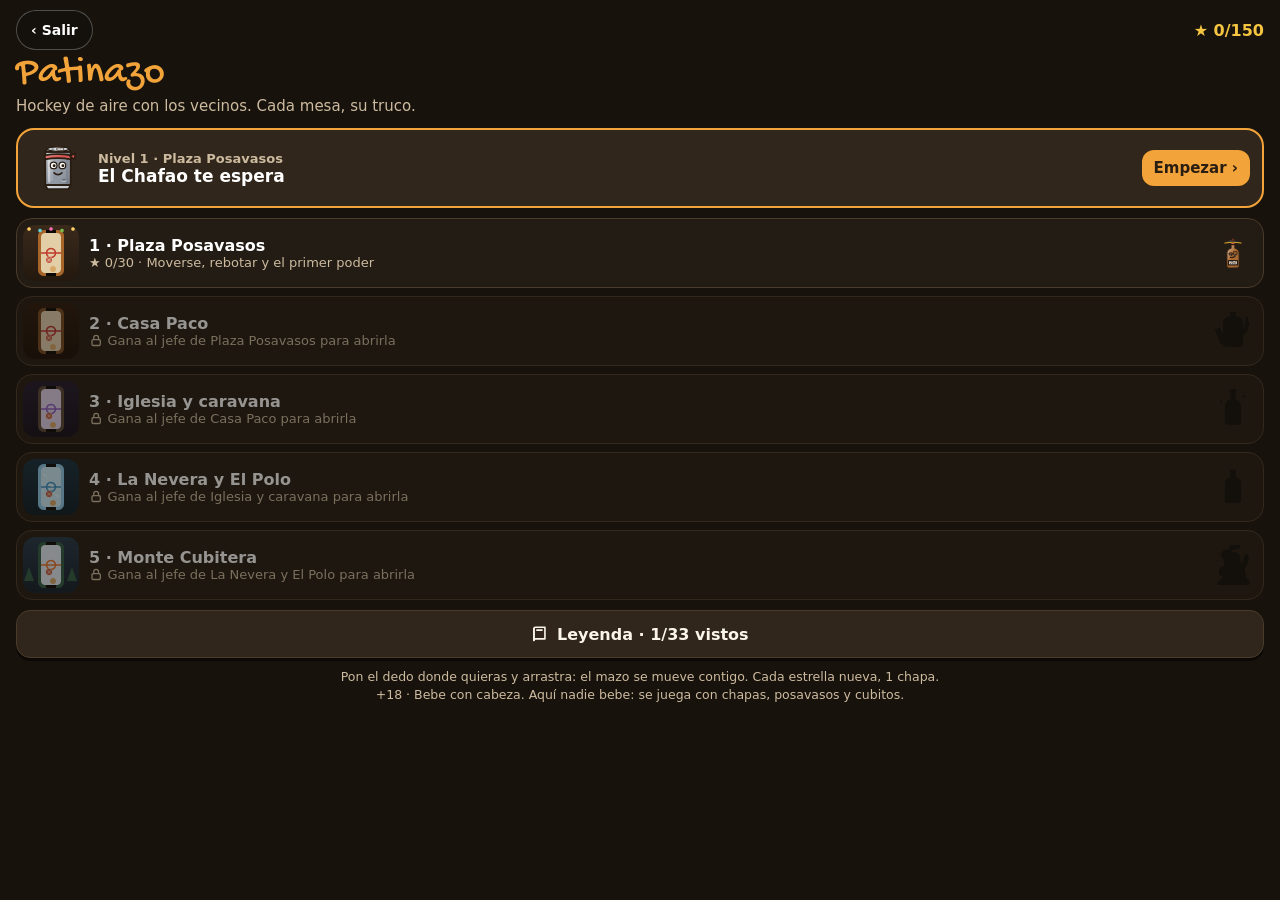
<file: juegos/patinazo.html>
<!doctype html>
<html lang="es">
<head>
<meta charset="utf-8">
<meta name="viewport" content="width=device-width, initial-scale=1, maximum-scale=1, user-scalable=no, viewport-fit=cover">
<title>Patinazo</title>
<!--
  «Patinazo» (diseño: src/juego/patinazo/DISENO.md y DISENO-50.md; investigación: INVESTIGACION.md). El hockey de aire de
  Bottleville: en vertical, tu mazo (un tapón de corcho) se mueve con el dedo y juegas 50 niveles en 5 zonas del pueblo,
  cada uno con su rival, su mesa, su disco y lo nuevo de ese nivel (obstáculos, suelos, poderes…). Cada rival tiene un
  TRUCO SECRETO que hay que descubrir. 3 estrellas por nivel (ganar, meter con su truco y un reto); cada estrella NUEVA,
  1 chapa (tope de la app; en la oficial, sin premios). Antes de cada partida, la leyenda de esa mesa.
  Fuente: este fichero + nucleo.js (física, IA y partida) + niveles.js (números, zonas, rivales y niveles); lo de la app
  lo genera `node scripts/juego.mjs patinazo`.
-->
<link rel="preconnect" href="https://fonts.googleapis.com">
<link href="https://fonts.googleapis.com/css2?family=Gochi+Hand&display=swap" rel="stylesheet" media="print" onload="this.media='all'">
<style>
:root { --fondo: #14110d; --sup: #231c14; --sup2: #30261b; --borde: #4a3b2a; --texto: #fbf4e8; --apoyo: #cdbb9f;
  --ambar: #f2a33a; --tinta: #2a1d12; --oro: #f5c542; --vacia: #8a7458; }
* { box-sizing: border-box; -webkit-tap-highlight-color: transparent; }
html, body { margin: 0; height: 100%; background: var(--fondo); color: var(--texto);
  font-family: system-ui, -apple-system, 'Segoe UI', Roboto, sans-serif; overscroll-behavior: none; }
body { overflow: hidden; user-select: none; -webkit-user-select: none; }
button { font: inherit; color: inherit; cursor: pointer; }
button:focus-visible { outline: 2px solid var(--oro); outline-offset: 2px; }
svg.ic { width: 1.1em; height: 1.1em; vertical-align: -0.18em; fill: none; stroke: currentColor; stroke-width: 2.2; stroke-linecap: round; stroke-linejoin: round; }
#lienzo { position: fixed; inset: 0; width: 100%; height: 100%; touch-action: none; display: block; }
.mini { background: rgba(20,17,13,.78); border: 1px solid rgba(255,255,255,.25); color: #fff; border-radius: 99px; padding: 0 14px;
  font-size: 14px; font-weight: 800; min-height: 40px; min-width: 44px; }
.arriba { position: fixed; top: calc(env(safe-area-inset-top) + 8px); z-index: 3; }
#salir { left: calc(env(safe-area-inset-left) + 10px); }
#b-sonido { right: calc(env(safe-area-inset-right) + 10px); padding: 0; width: 44px; }
.oculto { display: none !important; }
#aviso { position: fixed; left: 50%; top: 44%; transform: translate(-50%, -50%); z-index: 4; pointer-events: none; text-align: center;
  background: rgba(20,17,13,.9); border: 2px solid var(--oro); border-radius: 18px; padding: 10px 18px; max-width: 86vw; display: none; }
#aviso.ver { display: block; animation: sube .35s both; }
#aviso b { display: block; font-family: 'Gochi Hand', cursive; font-weight: 400; color: var(--oro); font-size: 30px; line-height: 1.05; }
#aviso span { font-size: 15px; line-height: 1.35; }
.capa #aviso, .capa.ver ~ #aviso { z-index: 30; }
@keyframes sube { from { transform: translate(-50%, -30%) scale(.7); opacity: 0; } to { transform: translate(-50%, -50%) scale(1); opacity: 1; } }
#hud { position: fixed; left: 50%; transform: translateX(-50%); bottom: calc(env(safe-area-inset-bottom) + 6px); z-index: 3; display: flex; gap: 6px; pointer-events: none; }
#hud .pild { display: flex; align-items: center; gap: 5px; background: rgba(20,17,13,.82); border: 1px solid var(--oro); border-radius: 99px;
  padding: 3px 10px 3px 4px; font-size: 13px; font-weight: 800; color: #fff; }
#hud .pild.suyo { border-color: #ff8a80; }
#hud img { width: 26px; height: 26px; }
/* Capas */
.capa { position: fixed; inset: 0; background: #17120c; display: none; z-index: 10; overflow-y: auto; flex-direction: column;
  padding: calc(env(safe-area-inset-top) + 8px) calc(env(safe-area-inset-right) + 16px) calc(env(safe-area-inset-bottom) + 14px) calc(env(safe-area-inset-left) + 16px); }
.capa.ver { display: flex; }
.capa.velo { background: rgba(14,10,6,.82); align-items: center; justify-content: center; }
.cab { display: flex; justify-content: space-between; align-items: center; min-height: 44px; }
.total { color: var(--oro); font-weight: 900; font-size: 16px; }
h1 { font-family: 'Gochi Hand', cursive; color: var(--ambar); font-size: 40px; margin: 2px 0 0; line-height: 1; font-weight: 400; }
h2 { font-family: 'Gochi Hand', cursive; color: #fff; font-size: 30px; margin: 0; line-height: 1.05; font-weight: 400; }
.sub { color: var(--apoyo); font-size: 15px; margin-top: 2px; line-height: 1.35; }
.btn { background: var(--ambar); color: var(--tinta); border: 0; border-radius: 14px; padding: 12px 16px; font-weight: 900;
  font-size: 16px; box-shadow: 0 3px 0 #a86814; min-height: 48px; }
.btn:active { transform: translateY(2px); box-shadow: 0 1px 0 #a86814; }
.btn.sec { background: var(--sup2); color: var(--texto); box-shadow: 0 3px 0 #0008; border: 1px solid var(--borde); }
.btn.grande { width: 100%; min-height: 52px; font-size: 18px; }
.aviso18 { text-align: center; color: var(--apoyo); font-size: 12.5px; margin: 10px 0 0; line-height: 1.4; }
/* Portada */
.seguir { display: flex; gap: 12px; align-items: center; width: 100%; text-align: left; margin: 12px 0 10px; background: var(--sup2);
  border: 2px solid var(--ambar); border-radius: 18px; padding: 10px 12px; color: var(--texto); }
.seguir img { width: 56px; height: 56px; flex: none; }
.seguir .t { flex: 1; min-width: 0; }
.seguir .t small { display: block; color: var(--apoyo); font-size: 13px; font-weight: 700; }
.seguir .t b { display: block; font-size: 17px; color: #fff; }
.seguir .ir { background: var(--ambar); color: var(--tinta); border-radius: 12px; padding: 9px 12px; font-weight: 900; font-size: 15px; flex: none; }
.zonas { display: flex; flex-direction: column; gap: 8px; }
.zona { display: flex; gap: 10px; align-items: center; width: 100%; text-align: left; background: var(--sup); border: 1px solid var(--borde);
  border-radius: 16px; padding: 6px 10px 6px 6px; color: var(--texto); min-height: 68px; }
.zona .dib { width: 56px; height: 56px; flex: none; border-radius: 12px; }
.zona .t { flex: 1; min-width: 0; }
.zona .t b { display: block; font-size: 16px; color: #fff; }
.zona .t small { display: block; font-size: 13px; color: var(--apoyo); }
.zona .barra { height: 4px; background: #0006; border-radius: 4px; margin-top: 4px; overflow: hidden; }
.zona .barra i { display: block; height: 100%; background: var(--oro); }
.zona .jefe { width: 40px; height: 40px; flex: none; }
.zona.media { border: 2px solid var(--ambar); }
.zona.cerrada { opacity: .55; }
.zona.cerrada .jefe, .nodo.cerrado img, .jefe-nodo.cerrado img { filter: brightness(0) opacity(.55); }
.ancho { width: 100%; margin-top: 10px; display: flex; align-items: center; justify-content: center; gap: 8px; }
/* Mapa de una zona */
.rejilla { display: grid; grid-template-columns: repeat(3, 1fr); gap: 8px; margin-top: 10px; position: relative; }
.nodo { position: relative; display: flex; flex-direction: column; align-items: center; justify-content: center; gap: 2px; background: var(--sup);
  border: 1px solid var(--borde); border-radius: 16px; padding: 6px 2px 5px; min-height: 96px; color: var(--texto); }
.nodo img { width: 52px; height: 52px; }
.nodo .n { position: absolute; top: 4px; left: 6px; background: var(--sup2); border: 1px solid var(--borde); border-radius: 99px; font-weight: 900;
  font-size: 13px; min-width: 24px; height: 24px; line-height: 22px; text-align: center; color: #fff; }
.nodo .est, .jefe-nodo .est { font-size: 15px; letter-spacing: 1px; color: var(--vacia); line-height: 1; }
.nodo .est b, .jefe-nodo .est b { color: var(--oro); font-weight: 400; }
.nodo.sig, .jefe-nodo.sig { border: 3px solid var(--ambar); background: var(--sup2); }
.nodo .toca { position: absolute; top: -9px; right: 4px; background: var(--ambar); color: var(--tinta); font-size: 11.5px; font-weight: 900; border-radius: 99px; padding: 1px 7px; }
.nodo .candado, .jefe-nodo .candado { position: absolute; bottom: 30px; right: 10px; color: var(--apoyo); font-size: 18px; }
.camino { position: absolute; inset: 0; pointer-events: none; z-index: 0; }
.nodo, .jefe-nodo { z-index: 1; }
.jefe-nodo { grid-column: 1 / -1; display: flex; gap: 12px; align-items: center; background: var(--sup); border: 2px solid var(--oro);
  border-radius: 18px; padding: 8px 14px; min-height: 84px; color: var(--texto); text-align: left; position: relative; }
.jefe-nodo img { width: 64px; height: 64px; flex: none; }
.jefe-nodo .t { flex: 1; }
.jefe-nodo .t small { display: inline-block; background: var(--oro); color: var(--tinta); font-weight: 900; font-size: 13px; border-radius: 6px; padding: 0 6px; }
.jefe-nodo .t b { display: block; font-size: 18px; color: #fff; margin-top: 2px; }
.pie-zonas { display: flex; gap: 8px; margin-top: auto; padding-top: 12px; }
.pie-zonas button { flex: 1; min-height: 48px; font-size: 14px; padding: 6px 8px; }
/* Leyenda antes de jugar */
.ley { display: flex; flex-direction: column; gap: 9px; flex: 1; }
.zona-n { color: var(--apoyo); font-size: 13px; font-weight: 800; letter-spacing: .5px; text-transform: uppercase; }
.quien { display: flex; gap: 12px; align-items: center; }
.quien img { width: 72px; height: 72px; flex: none; }
.quien .frase { font-size: 15px; line-height: 1.3; font-style: italic; color: var(--texto); margin-top: 2px; }
.jefe-tag { display: inline-block; background: var(--oro); color: var(--tinta); font-size: 12px; font-weight: 900; border-radius: 6px; padding: 0 6px; vertical-align: 4px; margin-left: 6px; font-family: system-ui, sans-serif; }
.seccion { color: var(--apoyo); font-size: 13px; font-weight: 800; letter-spacing: .4px; text-transform: uppercase; margin-bottom: -3px; }
.cosas { display: flex; flex-direction: column; gap: 6px; }
.cosa { display: flex; gap: 10px; align-items: center; background: var(--sup); border: 1px solid var(--borde); border-radius: 12px; padding: 5px 10px 5px 6px; min-height: 44px; }
.cosa img { width: 34px; height: 34px; flex: none; }
.cosa .t { font-size: 14.5px; line-height: 1.25; }
.cosa .t b { color: #fff; }
.cosa.nuevo { border: 2px solid var(--oro); }
.chapita { display: inline-block; background: var(--oro); color: var(--tinta); font-size: 12px; font-weight: 900; border-radius: 6px; padding: 0 5px; margin-right: 5px; vertical-align: 1px; }
.mas { font-size: 13px; color: var(--apoyo); padding-left: 4px; }
.dato { background: var(--sup2); border-radius: 12px; padding: 8px 11px; font-size: 14.5px; line-height: 1.35; display: flex; gap: 9px; align-items: flex-start; }
.dato b { color: #fff; }
.dato .lupa { color: var(--oro); font-size: 20px; flex: none; margin-top: 1px; }
.dato.truco { border: 1.5px dashed var(--oro); }
.dato.truco.si { border-style: solid; }
.dato.truco b { color: var(--oro); }
.retos { display: flex; flex-direction: column; gap: 3px; }
.reto { display: flex; gap: 8px; align-items: center; font-size: 15px; line-height: 1.25; }
.reto .e { font-size: 21px; color: var(--vacia); width: 22px; text-align: center; flex: none; }
.reto .e.si { color: var(--oro); }
.reto small { color: var(--apoyo); font-size: 13px; margin-left: 4px; }
.reto.nueva .e { animation: sale .45s both; }
#intro .btn.grande { margin-top: 10px; flex: none; }
@keyframes sale { from { transform: scale(.2) rotate(-40deg); } to { transform: scale(1) rotate(0); } }
/* Leyenda general */
.pestanas { display: flex; gap: 4px; background: var(--sup); border-radius: 12px; padding: 3px; margin: 8px 0 10px; }
.pestanas button { flex: 1; min-height: 40px; border: 0; background: none; border-radius: 9px; font-size: 13px; font-weight: 800; color: var(--apoyo); padding: 0 2px; }
.pestanas button[aria-selected="true"] { background: var(--sup2); color: #fff; box-shadow: inset 0 -2px 0 var(--ambar); }
.fichas { display: grid; grid-template-columns: repeat(3, 1fr); gap: 8px; }
.fichas.una { grid-template-columns: 1fr; }
.ficha.ancha { flex-direction: row; justify-content: flex-start; gap: 12px; padding: 10px 12px; min-height: 76px; text-align: left; }
.ficha.ancha img, .ficha.ancha .q { width: 56px; height: 56px; flex: none; }
.ficha.ancha b { display: block; font-size: 16px; color: #fff; }
.ficha.ancha small { display: block; font-size: 14px; font-weight: 600; color: var(--apoyo); margin-top: 2px; line-height: 1.3; }
.nota-pest { grid-column: 1 / -1; color: var(--apoyo); font-size: 14.5px; line-height: 1.35; }
.nota-pest:empty { display: none; }
.ficha { display: flex; flex-direction: column; align-items: center; gap: 4px; background: var(--sup); border: 1px solid var(--borde); border-radius: 14px;
  padding: 8px 4px; min-height: 92px; color: var(--texto); font-size: 13px; font-weight: 700; text-align: center; line-height: 1.15; }
.ficha img { width: 48px; height: 48px; }
.ficha.no { color: var(--vacia); }
.ficha .q { width: 48px; height: 48px; border-radius: 12px; background: #0006; border: 1.5px dashed var(--vacia); display: flex; align-items: center; justify-content: center; font-family: 'Gochi Hand', cursive; font-size: 30px; color: var(--vacia); }
.vacio { color: var(--apoyo); font-size: 15px; text-align: center; padding: 20px 10px; }
.hoja { position: fixed; inset: 0; background: rgba(14,10,6,.75); z-index: 20; display: flex; align-items: flex-end; justify-content: center; }
.hoja .caja { background: var(--sup); border: 1px solid var(--borde); border-radius: 20px 20px 0 0; width: 100%; max-width: 480px; padding: 16px 18px calc(env(safe-area-inset-bottom) + 16px);
  display: flex; flex-direction: column; gap: 8px; align-items: center; text-align: center; }
.hoja img { width: 84px; height: 84px; }
.hoja b { font-size: 18px; color: #fff; }
.hoja p { margin: 0; font-size: 15px; line-height: 1.35; }
.hoja small { color: var(--apoyo); font-size: 13.5px; }
/* Final */
.tarjeta { background: var(--sup); border: 1px solid var(--borde); border-radius: 20px; padding: 16px 18px; max-width: 440px; width: 100%;
  display: flex; flex-direction: column; gap: 10px; }
.tarjeta h1 { font-size: 36px; text-align: center; }
.marcador { text-align: center; font-family: 'Gochi Hand', cursive; font-size: 40px; color: #fff; line-height: 1; }
.marcador small { display: block; font-family: system-ui, sans-serif; font-size: 13.5px; color: var(--apoyo); margin-top: 4px; }
.fila { display: flex; gap: 8px; } .fila .btn { flex: 1; padding: 11px 4px; font-size: 15px; white-space: nowrap; }
.nota { text-align: center; font-size: 13.5px; color: var(--apoyo); margin-top: -4px; }
.quien.chica img { width: 48px; height: 48px; }
.quien.chica div { font-size: 14.5px; line-height: 1.35; font-style: italic; }
@media (max-height: 660px) {
  .quien img { width: 58px; height: 58px; } .cosa img { width: 28px; height: 28px; } .cosas { gap: 5px; } .ley { gap: 7px; }
  .cosa { min-height: 40px; } h2 { font-size: 27px; } .zona { min-height: 62px; } .zona .dib { width: 50px; height: 50px; }
  .nodo { min-height: 88px; } .nodo img { width: 46px; height: 46px; } .jefe-nodo { min-height: 74px; } .jefe-nodo img { width: 56px; height: 56px; }
}
@media (prefers-reduced-motion: reduce) { * { animation: none !important; } }
</style>
</head>
<body>
<canvas id="lienzo" aria-label="Mesa de Patinazo"></canvas>
<button class="mini arriba oculto" id="salir">‹ Mapa</button>
<button class="mini arriba oculto" id="b-sonido" aria-label="Sonido"></button>
<div id="hud" aria-live="polite"></div>
<div id="aviso" role="status"><b id="aviso-t"></b><span id="aviso-s"></span></div>

<div class="capa ver" id="portada">
  <div class="cab"><button class="mini salir-capa">‹ Salir</button><span class="total" id="total"></span></div>
  <h1>Patinazo</h1>
  <div class="sub">Hockey de aire con los vecinos. Cada mesa, su truco.</div>
  <button class="seguir" id="seguir"></button>
  <div class="zonas" id="zonas"></div>
  <button class="btn sec ancho" id="b-leyenda"></button>
  <p class="aviso18">Pon el dedo donde quieras y arrastra: el mazo se mueve contigo.<span id="premio-portada"> Cada estrella nueva, 1 chapa.</span><br>
    +18 · Bebe con cabeza. Aquí nadie bebe: se juega con chapas, posavasos y cubitos.</p>
</div>

<div class="capa" id="mapa">
  <div class="cab"><button class="mini" id="mapa-volver">‹ Zonas</button><span class="total" id="mapa-total"></span></div>
  <h2 id="mapa-nombre"></h2>
  <div class="sub" id="mapa-lema"></div>
  <div class="rejilla" id="rejilla"></div>
  <div class="pie-zonas"><button class="btn sec" id="zona-ant"></button><button class="btn sec" id="zona-sig"></button></div>
</div>

<div class="capa" id="intro">
  <div class="cab"><button class="mini" id="intro-mapa">‹ Mapa</button><span class="total" id="in-total"></span></div>
  <div class="ley">
    <div class="zona-n" id="in-zona"></div>
    <div class="quien"><img id="in-img" alt=""><div><h2 id="in-nombre"></h2><div class="frase" id="in-frase"></div></div></div>
    <div class="seccion">En esta mesa</div>
    <div class="cosas" id="in-cosas"></div>
    <div class="dato truco" id="in-truco"></div>
    <div class="seccion">Estrellas de este nivel</div>
    <div class="retos" id="in-retos"></div>
  </div>
  <button class="btn grande" id="b-empezar">¡A jugar!</button>
</div>

<div class="capa" id="leyenda">
  <div class="cab"><button class="mini" id="ley-volver">‹ Volver</button><span class="total" id="ley-vistos"></span></div>
  <h2>Leyenda</h2>
  <div class="pestanas" role="tablist" id="pestanas"></div>
  <div id="fichas"></div>
</div>

<div class="capa velo" id="final">
  <div class="tarjeta" aria-live="polite">
    <h1 id="f-titulo"></h1>
    <div class="marcador" id="f-marcador"></div>
    <div class="retos" id="f-retos"></div>
    <div class="dato truco oculto" id="f-truco"></div>
    <div class="quien chica"><img id="f-img" alt=""><div id="f-texto"></div></div>
    <div class="fila"><button class="btn sec" id="b-mapa">Mapa</button><button class="btn sec" id="b-otra">Otra</button><button class="btn" id="b-siguiente">Siguiente</button></div>
    <div class="nota oculto" id="f-nota"></div>
  </div>
</div>

<script>
// ===== La app (components/JuegoEnWeb.js): le pasa DATOS = { figuras } y escucha { tipo: 'chapas' | 'fin' | 'vibrar' | 'salir' } =====
var DATOS = {"figuras":{"jarron":"<svg xmlns=\"http://www.w3.org/2000/svg\" viewBox=\"0 0 64 64\"><defs><linearGradient id=\"l\" x2=\"1\" y2=\"1\"><stop stop-color=\"#fff\" stop-opacity=\".55\"/><stop offset=\".5\" stop-color=\"#fff\" stop-opacity=\"0\"/><stop offset=\"1\" stop-color=\"#2A1D12\" stop-opacity=\".22\"/></linearGradient></defs><path d=\"M44 33h4a4 4 0 0 1 4 4v6a4 4 0 0 1-4 4h-4\" fill=\"none\" stroke=\"#2A1D12\" stroke-width=\"8\" stroke-linecap=\"round\"/><path d=\"M44 33h4a4 4 0 0 1 4 4v6a4 4 0 0 1-4 4h-4\" fill=\"none\" stroke=\"#E9A52C\" stroke-width=\"4\" stroke-linecap=\"round\"/><path d=\"M16 25h28v25a5 5 0 0 1-5 5H21a5 5 0 0 1-5-5z\" fill=\"#E9A52C\"/><path d=\"M16 25h28v25a5 5 0 0 1-5 5H21a5 5 0 0 1-5-5z\" fill=\"url(#l)\" stroke=\"#2A1D12\" stroke-width=\"2\" stroke-linejoin=\"round\"/><path d=\"M22 34v14M30 34v14M38 34v14\" fill=\"none\" stroke=\"#FFFFFF\" stroke-width=\"2\" stroke-linecap=\"round\" stroke-linejoin=\"round\" opacity=\"0.45\"/><path d=\"M13 25a5 5 0 0 1 4-7a6 6 0 0 1 11-3a6 6 0 0 1 11 1a5 5 0 0 1 6 6a3 3 0 0 1-2 6H16a3 3 0 0 1-3-3z\" fill=\"#FFF9EE\"/><path d=\"M13 25a5 5 0 0 1 4-7a6 6 0 0 1 11-3a6 6 0 0 1 11 1a5 5 0 0 1 6 6a3 3 0 0 1-2 6H16a3 3 0 0 1-3-3z\" fill=\"url(#l)\" stroke=\"#2A1D12\" stroke-width=\"2\" stroke-linejoin=\"round\"/><path d=\"M17 17c4-6 16-7 22-2c-6 1-14 2-22 2z\" fill=\"#8A1F1F\"/><path d=\"M17 17c4-6 16-7 22-2c-6 1-14 2-22 2z\" fill=\"url(#l)\" stroke=\"#2A1D12\" stroke-width=\"2\" stroke-linejoin=\"round\"/><circle cx=\"23\" cy=\"15\" r=\"2\" fill=\"#F2C230\" stroke=\"#2A1D12\" stroke-width=\"1.5\"/><circle cx=\"25\" cy=\"36\" r=\"3.2\" fill=\"#FFFFFF\" stroke=\"#2A1D12\" stroke-width=\"1.4\"/><circle cx=\"25.6\" cy=\"36.4\" r=\"1.4400000000000002\" fill=\"#2A1D12\"/><circle cx=\"35\" cy=\"36\" r=\"3.2\" fill=\"#FFFFFF\" stroke=\"#2A1D12\" stroke-width=\"1.4\"/><circle cx=\"35.6\" cy=\"36.4\" r=\"1.4400000000000002\" fill=\"#2A1D12\"/><path d=\"M25 45q5 4 10 0\" fill=\"none\" stroke=\"#2A1D12\" stroke-width=\"1.8\" stroke-linecap=\"round\" stroke-linejoin=\"round\" opacity=\"1\"/></svg>","kevin":"<svg xmlns=\"http://www.w3.org/2000/svg\" viewBox=\"0 0 64 64\"><defs><linearGradient id=\"l\" x2=\"1\" y2=\"1\"><stop stop-color=\"#fff\" stop-opacity=\".55\"/><stop offset=\".5\" stop-color=\"#fff\" stop-opacity=\"0\"/><stop offset=\"1\" stop-color=\"#2A1D12\" stop-opacity=\".22\"/></linearGradient></defs><path d=\"M17.5 13.5h29v38h-29z\" fill=\"#8E96A1\"/><path d=\"M17.5 13.5h29v38h-29z\" fill=\"url(#l)\" stroke=\"#2A1D12\" stroke-width=\"2\" stroke-linejoin=\"round\"/><path d=\"M22 17.5V47.5\" fill=\"none\" stroke=\"#FFFFFF\" stroke-width=\"2.6\" stroke-linecap=\"round\" stroke-linejoin=\"round\" opacity=\"0.5\"/><path d=\"M25.2 19V46\" fill=\"none\" stroke=\"#FFFFFF\" stroke-width=\"0.9\" stroke-linecap=\"round\" stroke-linejoin=\"round\" opacity=\"0.4\"/><path d=\"M42.6 16V49\" fill=\"none\" stroke=\"#5F6772\" stroke-width=\"2.4\" stroke-linecap=\"round\" stroke-linejoin=\"round\" opacity=\"0.35\"/><path d=\"M35.5 45.5q3.2-2.6 6.4 0q-3.2 2.2-6.4 0z\" fill=\"#5F6772\" opacity=\".8\"/><path d=\"M36 46.7q2.7 1.9 5.4 0\" fill=\"none\" stroke=\"#C9CFD6\" stroke-width=\"0.9\" stroke-linecap=\"round\" stroke-linejoin=\"round\" opacity=\"1\"/><path d=\"M17.5 51.5h29l-2.4 4.5h-24.2z\" fill=\"#C9CFD6\"/><path d=\"M17.5 51.5h29l-2.4 4.5h-24.2z\" fill=\"url(#l)\" stroke=\"#2A1D12\" stroke-width=\"2\" stroke-linejoin=\"round\"/><path d=\"M17.5 13.5h29l-2.4-3h-24.2z\" fill=\"#B3BAC3\"/><path d=\"M17.5 13.5h29l-2.4-3h-24.2z\" fill=\"url(#l)\" stroke=\"#2A1D12\" stroke-width=\"2\" stroke-linejoin=\"round\"/><ellipse cx=\"32\" cy=\"10.4\" rx=\"12\" ry=\"2.6\" fill=\"#DFE4E9\" stroke=\"#2A1D12\" stroke-width=\"1.4\"/><path d=\"M28.6 10.4q-2.6-1.4-5.2 0q2.6 1.2 5.2 0z\" fill=\"#5F6772\"/><rect x=\"30.4\" y=\"9.1\" width=\"8.4\" height=\"2.6\" rx=\"1.3\" fill=\"#FFFFFF\" stroke=\"#2A1D12\" stroke-width=\".9\"/><path d=\"M17 17.6q15-3 30 0v4.6q-15-3-30 0z\" fill=\"#D9534F\"/><path d=\"M17 17.6q15-3 30 0v4.6q-15-3-30 0z\" fill=\"url(#l)\" stroke=\"#2A1D12\" stroke-width=\"2\" stroke-linejoin=\"round\"/><path d=\"M45.8 18.4l6-3.2-.8 7.2z\" fill=\"#D9534F\"/><path d=\"M45.8 18.4l6-3.2-.8 7.2z\" fill=\"url(#l)\" stroke=\"#2A1D12\" stroke-width=\"2\" stroke-linejoin=\"round\"/><circle cx=\"27\" cy=\"29\" r=\"3.8\" fill=\"#FFFFFF\" stroke=\"#2A1D12\" stroke-width=\"1.4\"/><circle cx=\"27.6\" cy=\"29.4\" r=\"1.71\" fill=\"#2A1D12\"/><circle cx=\"37\" cy=\"29\" r=\"3.8\" fill=\"#FFFFFF\" stroke=\"#2A1D12\" stroke-width=\"1.4\"/><circle cx=\"37.6\" cy=\"29.4\" r=\"1.71\" fill=\"#2A1D12\"/><path d=\"M27.5 37.5q4.5 4 9 0\" fill=\"none\" stroke=\"#2A1D12\" stroke-width=\"1.8\" stroke-linecap=\"round\" stroke-linejoin=\"round\" opacity=\"1\"/></svg>","cero":"<svg xmlns=\"http://www.w3.org/2000/svg\" viewBox=\"0 0 64 64\"><defs><linearGradient id=\"l\" x2=\"1\" y2=\"1\"><stop stop-color=\"#fff\" stop-opacity=\".55\"/><stop offset=\".5\" stop-color=\"#fff\" stop-opacity=\"0\"/><stop offset=\"1\" stop-color=\"#2A1D12\" stop-opacity=\".22\"/></linearGradient></defs><path d=\"M28.8 8h6.4v9c8.8 2 8.8 6 8.8 10V53a3 3 0 0 1-3 3h-18a3 3 0 0 1-3-3V27c0-4 0-8 8.8-10z\" fill=\"#2F6B3A\"/><path d=\"M28.8 8h6.4v9c8.8 2 8.8 6 8.8 10V53a3 3 0 0 1-3 3h-18a3 3 0 0 1-3-3V27c0-4 0-8 8.8-10z\" fill=\"url(#l)\" stroke=\"#2A1D12\" stroke-width=\"2\" stroke-linejoin=\"round\"/><path d=\"M28.5 5h7v3.5h-7z\" fill=\"#4F7BD9\"/><path d=\"M28.5 5h7v3.5h-7z\" fill=\"url(#l)\" stroke=\"#2A1D12\" stroke-width=\"2\" stroke-linejoin=\"round\"/><path d=\"M29 12h6v3h-6z\" fill=\"#FFFFFF\"/><path d=\"M29 12h6v3h-6z\" fill=\"url(#l)\" stroke=\"#2A1D12\" stroke-width=\"2\" stroke-linejoin=\"round\"/><path d=\"M32 12.5v2M31 13.5h2\" fill=\"none\" stroke=\"#D9534F\" stroke-width=\"1.2\" stroke-linecap=\"round\" stroke-linejoin=\"round\" opacity=\"1\"/><path d=\"M23 38h18v11h-18z\" fill=\"#DCECFF\"/><path d=\"M23 38h18v11h-18z\" fill=\"url(#l)\" stroke=\"#2A1D12\" stroke-width=\"2\" stroke-linejoin=\"round\"/><text x=\"32\" y=\"47\" text-anchor=\"middle\" font-family=\"Arial Black,Arial\" font-weight=\"900\" font-size=\"7\" fill=\"#2F5FA1\">0,0</text><circle cx=\"28\" cy=\"29\" r=\"2.6\" fill=\"#FFFFFF\" stroke=\"#2A1D12\" stroke-width=\"1.4\"/><circle cx=\"28.6\" cy=\"29.4\" r=\"1.1700000000000002\" fill=\"#2A1D12\"/><path d=\"M24.9 25.9h6.2v3.2h-6.2z\" fill=\"#2F6B3A\" stroke=\"#2A1D12\" stroke-width=\"1.2\"/><circle cx=\"36\" cy=\"29\" r=\"2.6\" fill=\"#FFFFFF\" stroke=\"#2A1D12\" stroke-width=\"1.4\"/><circle cx=\"36.6\" cy=\"29.4\" r=\"1.1700000000000002\" fill=\"#2A1D12\"/><path d=\"M32.9 25.9h6.2v3.2h-6.2z\" fill=\"#2F6B3A\" stroke=\"#2A1D12\" stroke-width=\"1.2\"/><path d=\"M29 34q3 1.5 6 0\" fill=\"none\" stroke=\"#2A1D12\" stroke-width=\"1.8\" stroke-linecap=\"round\" stroke-linejoin=\"round\" opacity=\"1\"/></svg>","quinto":"<svg xmlns=\"http://www.w3.org/2000/svg\" viewBox=\"0 0 64 64\"><defs><linearGradient id=\"l\" x2=\"1\" y2=\"1\"><stop stop-color=\"#fff\" stop-opacity=\".55\"/><stop offset=\".5\" stop-color=\"#fff\" stop-opacity=\"0\"/><stop offset=\"1\" stop-color=\"#2A1D12\" stop-opacity=\".22\"/></linearGradient></defs><path d=\"M28.8 18h6.4v6c6.8 2 6.8 6 6.8 10V53a3 3 0 0 1-3 3h-14a3 3 0 0 1-3-3V34c0-4 0-8 6.8-10z\" fill=\"#A8652A\"/><path d=\"M28.8 18h6.4v6c6.8 2 6.8 6 6.8 10V53a3 3 0 0 1-3 3h-14a3 3 0 0 1-3-3V34c0-4 0-8 6.8-10z\" fill=\"url(#l)\" stroke=\"#2A1D12\" stroke-width=\"2\" stroke-linejoin=\"round\"/><path d=\"M28.5 15h7v3.5h-7z\" fill=\"#D9534F\"/><path d=\"M28.5 15h7v3.5h-7z\" fill=\"url(#l)\" stroke=\"#2A1D12\" stroke-width=\"2\" stroke-linejoin=\"round\"/><path d=\"M17 17q15-14 30 0q-15-4-30 0z\" fill=\"#1D1D2A\"/><path d=\"M17 17q15-14 30 0q-15-4-30 0z\" fill=\"url(#l)\" stroke=\"#2A1D12\" stroke-width=\"2\" stroke-linejoin=\"round\"/><path d=\"M19 16q13-3 26 0\" fill=\"none\" stroke=\"#F2C230\" stroke-width=\"1.4\" stroke-linecap=\"round\" stroke-linejoin=\"round\" opacity=\"1\"/><circle cx=\"32\" cy=\"11\" r=\"1.8\" fill=\"#D9534F\" stroke=\"#2A1D12\" stroke-width=\"1.5\"/><path d=\"M25 44h14v7h-14z\" fill=\"#FFF9EE\"/><path d=\"M25 44h14v7h-14z\" fill=\"url(#l)\" stroke=\"#2A1D12\" stroke-width=\"2\" stroke-linejoin=\"round\"/><text x=\"32\" y=\"49.5\" text-anchor=\"middle\" font-family=\"Arial Black,Arial\" font-weight=\"900\" font-size=\"5\" fill=\"#2A1D12\">20cl</text><circle cx=\"28.5\" cy=\"34\" r=\"2.4\" fill=\"#FFFFFF\" stroke=\"#2A1D12\" stroke-width=\"1.4\"/><circle cx=\"29.1\" cy=\"34.4\" r=\"1.08\" fill=\"#2A1D12\"/><path d=\"M25.6 32.300000000000004h5.8v1.8h-5.8z\" fill=\"#A8652A\" stroke=\"#2A1D12\" stroke-width=\"1.2\"/><circle cx=\"35.5\" cy=\"34\" r=\"2.4\" fill=\"#FFFFFF\" stroke=\"#2A1D12\" stroke-width=\"1.4\"/><circle cx=\"36.1\" cy=\"34.4\" r=\"1.08\" fill=\"#2A1D12\"/><path d=\"M32.6 29.900000000000002h5.8v4.2h-5.8z\" fill=\"#A8652A\" stroke=\"#2A1D12\" stroke-width=\"1.2\"/><path d=\"M28 39q3 1 7-1.5\" fill=\"none\" stroke=\"#2A1D12\" stroke-width=\"1.8\" stroke-linecap=\"round\" stroke-linejoin=\"round\" opacity=\"1\"/></svg>","abadia":"<svg xmlns=\"http://www.w3.org/2000/svg\" viewBox=\"0 0 64 64\"><defs><linearGradient id=\"l\" x2=\"1\" y2=\"1\"><stop stop-color=\"#fff\" stop-opacity=\".55\"/><stop offset=\".5\" stop-color=\"#fff\" stop-opacity=\"0\"/><stop offset=\"1\" stop-color=\"#2A1D12\" stop-opacity=\".22\"/></linearGradient></defs><path d=\"M28.8 10h6.4v9c9.8 2 9.8 6 9.8 10V53a3 3 0 0 1-3 3h-20a3 3 0 0 1-3-3V29c0-4 0-8 9.8-10z\" fill=\"#3A1F10\"/><path d=\"M28.8 10h6.4v9c9.8 2 9.8 6 9.8 10V53a3 3 0 0 1-3 3h-20a3 3 0 0 1-3-3V29c0-4 0-8 9.8-10z\" fill=\"url(#l)\" stroke=\"#2A1D12\" stroke-width=\"2\" stroke-linejoin=\"round\"/><path d=\"M18 40c0-24 6-30 14-30s14 6 14 30h-5c0-10-4-16-9-16s-9 6-9 16z\" fill=\"#1D1D24\"/><path d=\"M18 40c0-24 6-30 14-30s14 6 14 30h-5c0-10-4-16-9-16s-9 6-9 16z\" fill=\"url(#l)\" stroke=\"#2A1D12\" stroke-width=\"2\" stroke-linejoin=\"round\"/><path d=\"M23 27q9-5 18 0\" fill=\"none\" stroke=\"#FFFFFF\" stroke-width=\"3\" stroke-linecap=\"round\" stroke-linejoin=\"round\" opacity=\"1\"/><path d=\"M32 42v8M29 45h6\" fill=\"none\" stroke=\"#F2C230\" stroke-width=\"2.2\" stroke-linecap=\"round\" stroke-linejoin=\"round\" opacity=\"1\"/><circle cx=\"28\" cy=\"31\" r=\"2.6\" fill=\"#FFFFFF\" stroke=\"#2A1D12\" stroke-width=\"1.4\"/><circle cx=\"28.6\" cy=\"31.4\" r=\"1.1700000000000002\" fill=\"#2A1D12\"/><path d=\"M24.9 27.9h6.2v3.2h-6.2z\" fill=\"#3A1F10\" stroke=\"#2A1D12\" stroke-width=\"1.2\"/><circle cx=\"36\" cy=\"31\" r=\"2.6\" fill=\"#FFFFFF\" stroke=\"#2A1D12\" stroke-width=\"1.4\"/><circle cx=\"36.6\" cy=\"31.4\" r=\"1.1700000000000002\" fill=\"#2A1D12\"/><path d=\"M32.9 27.9h6.2v3.2h-6.2z\" fill=\"#3A1F10\" stroke=\"#2A1D12\" stroke-width=\"1.2\"/><path d=\"M29 36h6\" fill=\"none\" stroke=\"#2A1D12\" stroke-width=\"1.8\" stroke-linecap=\"round\" stroke-linejoin=\"round\" opacity=\"1\"/></svg>","congelada":"<svg xmlns=\"http://www.w3.org/2000/svg\" viewBox=\"0 0 64 64\"><defs><linearGradient id=\"l\" x2=\"1\" y2=\"1\"><stop stop-color=\"#fff\" stop-opacity=\".55\"/><stop offset=\".5\" stop-color=\"#fff\" stop-opacity=\"0\"/><stop offset=\"1\" stop-color=\"#2A1D12\" stop-opacity=\".22\"/></linearGradient></defs><path d=\"M28.8 8h6.4v9c8.8 2 8.8 6 8.8 10V53a3 3 0 0 1-3 3h-18a3 3 0 0 1-3-3V27c0-4 0-8 8.8-10z\" fill=\"#8CC9EA\"/><path d=\"M28.8 8h6.4v9c8.8 2 8.8 6 8.8 10V53a3 3 0 0 1-3 3h-18a3 3 0 0 1-3-3V27c0-4 0-8 8.8-10z\" fill=\"url(#l)\" stroke=\"#2A1D12\" stroke-width=\"2\" stroke-linejoin=\"round\"/><path d=\"M28.5 5h7v3.5h-7z\" fill=\"#D6EEF9\"/><path d=\"M28.5 5h7v3.5h-7z\" fill=\"url(#l)\" stroke=\"#2A1D12\" stroke-width=\"2\" stroke-linejoin=\"round\"/><circle cx=\"24\" cy=\"22\" r=\"2\" fill=\"#FFFFFF\" stroke=\"#2A1D12\" stroke-width=\"1.5\"/><circle cx=\"39\" cy=\"46\" r=\"1.6\" fill=\"#FFFFFF\" stroke=\"#2A1D12\" stroke-width=\"1.5\"/><path d=\"M20 37q12 5 24 0v4q-12 5-24 0z\" fill=\"#D9534F\"/><path d=\"M20 37q12 5 24 0v4q-12 5-24 0z\" fill=\"url(#l)\" stroke=\"#2A1D12\" stroke-width=\"2\" stroke-linejoin=\"round\"/><path d=\"M38 40l3 10h-5z\" fill=\"#D9534F\"/><path d=\"M38 40l3 10h-5z\" fill=\"url(#l)\" stroke=\"#2A1D12\" stroke-width=\"2\" stroke-linejoin=\"round\"/><path d=\"M22 50l2 3 2-3 2 3 2-3 2 3 2-3 2 3 2-3\" fill=\"none\" stroke=\"#FFFFFF\" stroke-width=\"1.5\" stroke-linecap=\"round\" stroke-linejoin=\"round\" opacity=\"1\"/><circle cx=\"28\" cy=\"28\" r=\"2.6\" fill=\"#FFFFFF\" stroke=\"#2A1D12\" stroke-width=\"1.4\"/><circle cx=\"28.6\" cy=\"28.4\" r=\"0.9099999999999999\" fill=\"#2A1D12\"/><circle cx=\"36\" cy=\"28\" r=\"3.5100000000000002\" fill=\"#FFFFFF\" stroke=\"#2A1D12\" stroke-width=\"1.4\"/><circle cx=\"36.6\" cy=\"28.4\" r=\"1.2285\" fill=\"#2A1D12\"/><path d=\"M28 33q4 3 8 0\" fill=\"none\" stroke=\"#2A1D12\" stroke-width=\"1.8\" stroke-linecap=\"round\" stroke-linejoin=\"round\" opacity=\"1\"/></svg>","barril":"<svg xmlns=\"http://www.w3.org/2000/svg\" viewBox=\"0 0 64 64\"><defs><linearGradient id=\"l\" x2=\"1\" y2=\"1\"><stop stop-color=\"#fff\" stop-opacity=\".55\"/><stop offset=\".5\" stop-color=\"#fff\" stop-opacity=\"0\"/><stop offset=\"1\" stop-color=\"#2A1D12\" stop-opacity=\".22\"/></linearGradient></defs><path d=\"M17 16q-4 20 0 38h30q4-18 0-38z\" fill=\"#A8652A\"/><path d=\"M17 16q-4 20 0 38h30q4-18 0-38z\" fill=\"url(#l)\" stroke=\"#2A1D12\" stroke-width=\"2\" stroke-linejoin=\"round\"/><path d=\"M26 16q-2 19 0 38M38 16q2 19 0 38\" fill=\"none\" stroke=\"#6E4220\" stroke-width=\"1.5\" stroke-linecap=\"round\" stroke-linejoin=\"round\" opacity=\"1\"/><path d=\"M15 22q17 3 34 0M15 47q17 3 34 0\" fill=\"none\" stroke=\"#8E96A1\" stroke-width=\"3.5\" stroke-linecap=\"round\" stroke-linejoin=\"round\" opacity=\"1\"/><ellipse cx=\"32\" cy=\"16\" rx=\"15\" ry=\"3.5\" fill=\"#B87A40\" stroke=\"#2A1D12\" stroke-width=\"1.6\"/><circle cx=\"26\" cy=\"29\" r=\"3\" fill=\"#FFFFFF\" stroke=\"#2A1D12\" stroke-width=\"1.4\"/><circle cx=\"26.6\" cy=\"29.4\" r=\"1.35\" fill=\"#2A1D12\"/><circle cx=\"38\" cy=\"29\" r=\"3\" fill=\"#FFFFFF\" stroke=\"#2A1D12\" stroke-width=\"1.4\"/><circle cx=\"38.6\" cy=\"29.4\" r=\"1.35\" fill=\"#2A1D12\"/><path d=\"M30 32h4v5h-4z\" fill=\"#8E96A1\"/><path d=\"M30 32h4v5h-4z\" fill=\"url(#l)\" stroke=\"#2A1D12\" stroke-width=\"2\" stroke-linejoin=\"round\"/><path d=\"M24 40q4-3 8-1q4-2 8 1q-4 2-8 1q-4 1-8-1z\" fill=\"#2A1D12\"/><path d=\"M24 40q4-3 8-1q4-2 8 1q-4 2-8 1q-4 1-8-1z\" fill=\"url(#l)\" stroke=\"#2A1D12\" stroke-width=\"2\" stroke-linejoin=\"round\"/></svg>","chapas":"<svg xmlns=\"http://www.w3.org/2000/svg\" viewBox=\"0 0 64 64\"><defs><linearGradient id=\"l\" x2=\"1\" y2=\"1\"><stop stop-color=\"#fff\" stop-opacity=\".55\"/><stop offset=\".5\" stop-color=\"#fff\" stop-opacity=\"0\"/><stop offset=\"1\" stop-color=\"#2A1D12\" stop-opacity=\".22\"/></linearGradient></defs><path d=\"M28.8 12h6.4v9c7.8 2 7.8 6 7.8 10V53a3 3 0 0 1-3 3h-16a3 3 0 0 1-3-3V31c0-4 0-8 7.8-10z\" fill=\"#3D2208\"/><path d=\"M28.8 12h6.4v9c7.8 2 7.8 6 7.8 10V53a3 3 0 0 1-3 3h-16a3 3 0 0 1-3-3V31c0-4 0-8 7.8-10z\" fill=\"url(#l)\" stroke=\"#2A1D12\" stroke-width=\"2\" stroke-linejoin=\"round\"/><path d=\"M28.5 9h7v3.5h-7z\" fill=\"#8E96A1\"/><path d=\"M28.5 9h7v3.5h-7z\" fill=\"url(#l)\" stroke=\"#2A1D12\" stroke-width=\"2\" stroke-linejoin=\"round\"/><path d=\"M21 34l22 16\" fill=\"none\" stroke=\"#7A4A24\" stroke-width=\"3\" stroke-linecap=\"round\" stroke-linejoin=\"round\" opacity=\"1\"/><circle cx=\"23\" cy=\"36\" r=\"2.2\" fill=\"#F2C230\" stroke=\"#2A1D12\" stroke-width=\"1.5\"/><circle cx=\"29\" cy=\"40.3\" r=\"2.2\" fill=\"#F2C230\" stroke=\"#2A1D12\" stroke-width=\"1.5\"/><circle cx=\"35\" cy=\"44.6\" r=\"2.2\" fill=\"#F2C230\" stroke=\"#2A1D12\" stroke-width=\"1.5\"/><circle cx=\"41\" cy=\"48.9\" r=\"2.2\" fill=\"#F2C230\" stroke=\"#2A1D12\" stroke-width=\"1.5\"/><circle cx=\"28\" cy=\"29\" r=\"2.8\" fill=\"#FFFFFF\" stroke=\"#2A1D12\" stroke-width=\"1.4\"/><circle cx=\"28.6\" cy=\"29.4\" r=\"1.26\" fill=\"#2A1D12\"/><circle cx=\"36\" cy=\"29\" r=\"2.8\" fill=\"#FFFFFF\" stroke=\"#2A1D12\" stroke-width=\"1.4\"/><circle cx=\"36.6\" cy=\"29.4\" r=\"1.26\" fill=\"#2A1D12\"/><path d=\"M30 34h4\" fill=\"none\" stroke=\"#2A1D12\" stroke-width=\"1.8\" stroke-linecap=\"round\" stroke-linejoin=\"round\" opacity=\"1\"/></svg>","yonkilata":"<svg xmlns=\"http://www.w3.org/2000/svg\" viewBox=\"0 0 64 64\"><defs><linearGradient id=\"l\" x2=\"1\" y2=\"1\"><stop stop-color=\"#fff\" stop-opacity=\".55\"/><stop offset=\".5\" stop-color=\"#fff\" stop-opacity=\"0\"/><stop offset=\"1\" stop-color=\"#2A1D12\" stop-opacity=\".22\"/></linearGradient></defs><path d=\"M7 13l5 3M5 25h6\" fill=\"none\" stroke=\"#E9C86A\" stroke-width=\"2\" stroke-linecap=\"round\" stroke-linejoin=\"round\" opacity=\"0.35\"/><path d=\"M8 63a4 4 0 0 1 3-5a5 5 0 0 1 7-3a6 6 0 0 1 10-2a6 6 0 0 1 11-1a5 5 0 0 1 9 1a5 5 0 0 1 7 4a3 3 0 0 1 1 6z\" fill=\"#FFF8E6\"/><path d=\"M8 63a4 4 0 0 1 3-5a5 5 0 0 1 7-3a6 6 0 0 1 10-2a6 6 0 0 1 11-1a5 5 0 0 1 9 1a5 5 0 0 1 7 4a3 3 0 0 1 1 6z\" fill=\"url(#l)\" stroke=\"#2A1D12\" stroke-width=\"2\" stroke-linejoin=\"round\"/><g transform=\"translate(2 -2.6) rotate(-16 33 6)\"><path d=\"M24 6a6 3 0 0 1 6-3h8a3.4 3 0 0 1 0 6h-8a6 3 0 0 1-6-3z\" fill=\"#B8861B\" stroke=\"#2A1D12\" stroke-width=\"1.6\"/><ellipse cx=\"30.5\" cy=\"6\" rx=\"3.6\" ry=\"1.3\" fill=\"#FFFFFF\" stroke=\"#2A1D12\" stroke-width=\"1.2\"/><circle cx=\"38.6\" cy=\"6\" r=\"1\" fill=\"#FFFFFF\" stroke=\"#2A1D12\" stroke-width=\"1\"/></g><path d=\"M44 36q7-3 9-13\" fill=\"none\" stroke=\"#2A1D12\" stroke-width=\"8.5\" stroke-linecap=\"round\"/><path d=\"M44 36q7-3 9-13\" fill=\"none\" stroke=\"#8A7F6A\" stroke-width=\"4.5\" stroke-linecap=\"round\"/><circle cx=\"53.5\" cy=\"21\" r=\"3\" fill=\"#4A4A52\" stroke=\"#2A1D12\" stroke-width=\"1.5\"/><path d=\"M51.8 18.6v-1.8M53.6 18.2v-2M55.4 18.6v-1.8\" fill=\"none\" stroke=\"#2A1D12\" stroke-width=\"3\" stroke-linecap=\"round\" stroke-linejoin=\"round\" opacity=\"1\"/><path d=\"M51.8 18.6v-1.8M53.6 18.2v-2M55.4 18.6v-1.8\" fill=\"none\" stroke=\"#C3C9CF\" stroke-width=\"1.5\" stroke-linecap=\"round\" stroke-linejoin=\"round\" opacity=\"1\"/><g transform=\"rotate(-7 32 36)\"><path d=\"M22 14.5h20l2.5 4.5h-25z\" fill=\"#C3C9CF\"/><path d=\"M22 14.5h20l2.5 4.5h-25z\" fill=\"url(#l)\" stroke=\"#2A1D12\" stroke-width=\"2\" stroke-linejoin=\"round\"/><ellipse cx=\"32\" cy=\"14.5\" rx=\"10\" ry=\"2\" fill=\"#C3C9CF\" stroke=\"#2A1D12\" stroke-width=\"1.5\"/><path d=\"M19.5 19h25v3.5q-1.8 2.2 0 4.6V52h-25V36.2q1.2-1.6 0-3.2z\" fill=\"#B3261E\"/><path d=\"M19.5 19h25v3.5q-1.8 2.2 0 4.6V52h-25V36.2q1.2-1.6 0-3.2z\" fill=\"url(#l)\" stroke=\"#2A1D12\" stroke-width=\"2\" stroke-linejoin=\"round\"/><path d=\"M42.5 23.5l-2 2.5\" fill=\"none\" stroke=\"#7A1712\" stroke-width=\"1.2\" stroke-linecap=\"round\" stroke-linejoin=\"round\" opacity=\"1\"/><path d=\"M19.5 52h25l-1.5 3h-22z\" fill=\"#C3C9CF\"/><path d=\"M19.5 52h25l-1.5 3h-22z\" fill=\"url(#l)\" stroke=\"#2A1D12\" stroke-width=\"2\" stroke-linejoin=\"round\"/><path d=\"M17 17.5q-1.5-9 7-10.5q7-1 9.5 5.5q-8-.5-16.5 5z\" fill=\"#4A4A52\"/><path d=\"M17 17.5q-1.5-9 7-10.5q7-1 9.5 5.5q-8-.5-16.5 5z\" fill=\"url(#l)\" stroke=\"#2A1D12\" stroke-width=\"2\" stroke-linejoin=\"round\"/><path d=\"M17.4 16.4q7-5 15.6-4.4\" fill=\"none\" stroke=\"#6A6A74\" stroke-width=\"2.2\" stroke-linecap=\"round\" stroke-linejoin=\"round\" opacity=\"1\"/><path d=\"M21 10.5l1 3.5M24.5 9l.6 3.6M28 8.8l.3 3.4\" fill=\"none\" stroke=\"#33333A\" stroke-width=\"0.8\" stroke-linecap=\"round\" stroke-linejoin=\"round\" opacity=\"1\"/><path d=\"M28 21q4-1 8 0\" fill=\"none\" stroke=\"#7A1712\" stroke-width=\"0.9\" stroke-linecap=\"round\" stroke-linejoin=\"round\" opacity=\"1\"/><circle cx=\"27.5\" cy=\"25\" r=\"2.8\" fill=\"#FFFFFF\" stroke=\"#2A1D12\" stroke-width=\"1.4\"/><circle cx=\"28.1\" cy=\"25.4\" r=\"1.26\" fill=\"#2A1D12\"/><path d=\"M24.2 21.7h6.6v3.4h-6.6z\" fill=\"#B3261E\" stroke=\"#2A1D12\" stroke-width=\"1.2\"/><circle cx=\"36.5\" cy=\"25\" r=\"2.8\" fill=\"#FFFFFF\" stroke=\"#2A1D12\" stroke-width=\"1.4\"/><circle cx=\"37.1\" cy=\"25.4\" r=\"1.26\" fill=\"#2A1D12\"/><path d=\"M33.2 21.7h6.6v3.4h-6.6z\" fill=\"#B3261E\" stroke=\"#2A1D12\" stroke-width=\"1.2\"/><path d=\"M24.6 28.2q2.9 1.5 5.8 0M33.6 28.2q2.9 1.5 5.8 0\" fill=\"none\" stroke=\"#7E5A8C\" stroke-width=\"1.3\" stroke-linecap=\"round\" stroke-linejoin=\"round\" opacity=\"1\"/><path d=\"M27.5 30.2q5 1.4 9.5-1.4q-3.5 4.6-9.5 1.4z\" fill=\"#3A1F14\"/><path d=\"M27.5 30.2q5 1.4 9.5-1.4q-3.5 4.6-9.5 1.4z\" fill=\"url(#l)\" stroke=\"#2A1D12\" stroke-width=\"2\" stroke-linejoin=\"round\"/><path d=\"M29 30.6h3v1.3h-3zM33.6 30.3h2.2v1.3h-2.2z\" fill=\"#FFFFFF\"/><g fill=\"#4A0F0B\" opacity=\".7\"><circle cx=\"26\" cy=\"31.5\" r=\".45\"/><circle cx=\"27.6\" cy=\"33\" r=\".45\"/><circle cx=\"30\" cy=\"33.6\" r=\".45\"/><circle cx=\"32.6\" cy=\"33.6\" r=\".45\"/><circle cx=\"35.2\" cy=\"33.2\" r=\".45\"/><circle cx=\"37.6\" cy=\"31.8\" r=\".45\"/></g><path d=\"M19.5 39h25v8h-25z\" fill=\"#3A1F14\"/><path d=\"M19.5 39h25v8h-25z\" fill=\"url(#l)\" stroke=\"#2A1D12\" stroke-width=\"2\" stroke-linejoin=\"round\"/><path d=\"M19.5 40.4h25M19.5 45.6h25\" fill=\"none\" stroke=\"#B8861B\" stroke-width=\"0.8\" stroke-linecap=\"round\" stroke-linejoin=\"round\" opacity=\"1\"/><text x=\"32\" y=\"44.7\" text-anchor=\"middle\" font-family=\"Arial Black,Arial\" font-weight=\"900\" font-size=\"4.4\" fill=\"#B8861B\">0,5 L</text><path d=\"M21 31l-6 3.5-1 22 2-1.4 2 1.6 2-1.6 2 1.6 2.4-1.8-.4-18.4q-.5-2.5-2-3.5z\" fill=\"#8A7F6A\"/><path d=\"M21 31l-6 3.5-1 22 2-1.4 2 1.6 2-1.6 2 1.6 2.4-1.8-.4-18.4q-.5-2.5-2-3.5z\" fill=\"url(#l)\" stroke=\"#2A1D12\" stroke-width=\"2\" stroke-linejoin=\"round\"/><path d=\"M43 31l6 3.5 1 22-2-1.4-2 1.6-2-1.6-2 1.6-2.4-1.8.4-18.4q.5-2.5 2-3.5z\" fill=\"#8A7F6A\"/><path d=\"M43 31l6 3.5 1 22-2-1.4-2 1.6-2-1.6-2 1.6-2.4-1.8.4-18.4q.5-2.5 2-3.5z\" fill=\"url(#l)\" stroke=\"#2A1D12\" stroke-width=\"2\" stroke-linejoin=\"round\"/><path d=\"M21 31l3 6-3.5 1z\" fill=\"#A39880\"/><path d=\"M21 31l3 6-3.5 1z\" fill=\"url(#l)\" stroke=\"#2A1D12\" stroke-width=\"2\" stroke-linejoin=\"round\"/><path d=\"M43 31l-3 6 3.5 1z\" fill=\"#A39880\"/><path d=\"M43 31l-3 6 3.5 1z\" fill=\"url(#l)\" stroke=\"#2A1D12\" stroke-width=\"2\" stroke-linejoin=\"round\"/><path d=\"M45.6 50.4h3v3h-3z\" fill=\"#6F8A8C\"/><path d=\"M45.6 50.4h3v3h-3z\" fill=\"url(#l)\" stroke=\"#2A1D12\" stroke-width=\"2\" stroke-linejoin=\"round\"/><path d=\"M18 33.2q14 4 28 0v4.6q-14 4-28 0z\" fill=\"#6B7A4E\"/><path d=\"M18 33.2q14 4 28 0v4.6q-14 4-28 0z\" fill=\"url(#l)\" stroke=\"#2A1D12\" stroke-width=\"2\" stroke-linejoin=\"round\"/><path d=\"M19 37l-1.5 13h4.5l1-13z\" fill=\"#6B7A4E\"/><path d=\"M19 37l-1.5 13h4.5l1-13z\" fill=\"url(#l)\" stroke=\"#2A1D12\" stroke-width=\"2\" stroke-linejoin=\"round\"/><path d=\"M41.5 37l1 12h4.5l-1.5-12z\" fill=\"#6B7A4E\"/><path d=\"M41.5 37l1 12h4.5l-1.5-12z\" fill=\"url(#l)\" stroke=\"#2A1D12\" stroke-width=\"2\" stroke-linejoin=\"round\"/><path d=\"M18.4 44h4.2M43 43.5h4.2\" fill=\"none\" stroke=\"#97A070\" stroke-width=\"1.6\" stroke-linecap=\"round\" stroke-linejoin=\"round\" opacity=\"1\"/></g><path d=\"M18 37q-6 2-5 8\" fill=\"none\" stroke=\"#2A1D12\" stroke-width=\"8\" stroke-linecap=\"round\"/><path d=\"M18 37q-6 2-5 8\" fill=\"none\" stroke=\"#8A7F6A\" stroke-width=\"4\" stroke-linecap=\"round\"/><circle cx=\"13.6\" cy=\"46\" r=\"2.6\" fill=\"#4A4A52\" stroke=\"#2A1D12\" stroke-width=\"1.5\"/></svg>","san":"<svg xmlns=\"http://www.w3.org/2000/svg\" viewBox=\"0 0 64 64\"><defs><linearGradient id=\"l\" x2=\"1\" y2=\"1\"><stop stop-color=\"#fff\" stop-opacity=\".55\"/><stop offset=\".5\" stop-color=\"#fff\" stop-opacity=\"0\"/><stop offset=\"1\" stop-color=\"#2A1D12\" stop-opacity=\".22\"/></linearGradient></defs><path d=\"M6 64Q6 47 21 43H43Q58 47 58 64Z\" fill=\"#383846\"/><path d=\"M6 64Q6 47 21 43H43Q58 47 58 64Z\" fill=\"url(#l)\" stroke=\"#2A1D12\" stroke-width=\"2\" stroke-linejoin=\"round\"/><path d=\"M7.6 63Q7.6 48.4 21.4 44.6H42.6Q56.4 48.4 56.4 63\" fill=\"none\" stroke=\"#8A8A9A\" stroke-width=\"1.1\" stroke-linecap=\"round\" stroke-linejoin=\"round\" opacity=\"0.9\"/><path d=\"M26 43L32 55L38 43Z\" fill=\"#FFFFFF\"/><path d=\"M26 43L32 55L38 43Z\" fill=\"url(#l)\" stroke=\"#2A1D12\" stroke-width=\"2\" stroke-linejoin=\"round\"/><path d=\"M30.6 46h2.8l1 9-2.4 2.6-2.4-2.6z\" fill=\"#383846\"/><path d=\"M30.6 46h2.8l1 9-2.4 2.6-2.4-2.6z\" fill=\"url(#l)\" stroke=\"#2A1D12\" stroke-width=\"2\" stroke-linejoin=\"round\"/><path d=\"M21 43l7 13M43 43l-7 13\" fill=\"none\" stroke=\"#4A4A58\" stroke-width=\"1.4\" stroke-linecap=\"round\" stroke-linejoin=\"round\" opacity=\"1\"/><circle cx=\"47\" cy=\"51\" r=\"2.6\" fill=\"#7BBF4A\" stroke=\"#2A1D12\" stroke-width=\"1.5\"/><path d=\"M46 50l1-1\" fill=\"none\" stroke=\"#C8E8A8\" stroke-width=\"0.9\" stroke-linecap=\"round\" stroke-linejoin=\"round\" opacity=\"1\"/><path d=\"M27 37h10v7h-10z\" fill=\"#F2C9A0\"/><path d=\"M27 37h10v7h-10z\" fill=\"url(#l)\" stroke=\"#2A1D12\" stroke-width=\"2\" stroke-linejoin=\"round\"/><ellipse cx=\"32\" cy=\"25\" rx=\"13\" ry=\"14\" fill=\"#F2C9A0\" stroke=\"#2A1D12\" stroke-width=\"2\"/><path d=\"M19 25Q18 42 32 42Q46 42 45 25Q43 33 38 34Q32 36 26 34Q21 33 19 25Z\" fill=\"#4A3628\"/><path d=\"M19 25Q18 42 32 42Q46 42 45 25Q43 33 38 34Q32 36 26 34Q21 33 19 25Z\" fill=\"url(#l)\" stroke=\"#2A1D12\" stroke-width=\"2\" stroke-linejoin=\"round\"/><path d=\"M19.5 24Q15 7 30 7Q41 3 46.5 12.5Q48 20 44.5 22Q41.5 14.5 33 15.5Q24 14.5 19.5 24Z\" fill=\"#4A3628\"/><path d=\"M19.5 24Q15 7 30 7Q41 3 46.5 12.5Q48 20 44.5 22Q41.5 14.5 33 15.5Q24 14.5 19.5 24Z\" fill=\"url(#l)\" stroke=\"#2A1D12\" stroke-width=\"2\" stroke-linejoin=\"round\"/><path d=\"M22.5 19.5q3.2-2.2 6.4-0.6M35.1 18.9q3.2-1.6 6.4 0.6\" fill=\"none\" stroke=\"#4A3628\" stroke-width=\"2.6\" stroke-linecap=\"round\" stroke-linejoin=\"round\" opacity=\"1\"/><circle cx=\"23\" cy=\"29.5\" r=\"2.4\" fill=\"#FF8F8F\" opacity=\".7\"/><circle cx=\"41\" cy=\"29.5\" r=\"2.4\" fill=\"#FF8F8F\" opacity=\".7\"/><path d=\"M24.2 24.6q2.3-2.4 4.6 0M35.2 24.6q2.3-2.4 4.6 0\" fill=\"none\" stroke=\"#2A1D12\" stroke-width=\"1.6\" stroke-linecap=\"round\" stroke-linejoin=\"round\" opacity=\"1\"/><path d=\"M21.5 24.5a4.5 3.8 0 1 0 9 0a4.5 3.8 0 1 0-9 0M33.5 24.5a4.5 3.8 0 1 0 9 0a4.5 3.8 0 1 0-9 0M30.5 24q1.5-1 3 0\" fill=\"none\" stroke=\"#2A1D12\" stroke-width=\"1.3\" stroke-linecap=\"round\" stroke-linejoin=\"round\" opacity=\"1\"/><path d=\"M26.5 31Q32 38.5 37.5 31Z\" fill=\"#FFFFFF\" stroke=\"#2A1D12\" stroke-width=\"1.4\" stroke-linejoin=\"round\"/><path d=\"M30 31.6v2.6M34 31.6v2.6\" fill=\"none\" stroke=\"#2A1D12\" stroke-width=\"0.8\" stroke-linecap=\"round\" stroke-linejoin=\"round\" opacity=\"1\"/><circle cx=\"9\" cy=\"34\" r=\"2.8\" fill=\"#7BBF4A\" stroke=\"#2A1D12\" stroke-width=\"1.5\"/><circle cx=\"55\" cy=\"30\" r=\"2.4\" fill=\"#7BBF4A\" stroke=\"#2A1D12\" stroke-width=\"1.5\"/><path d=\"M10 23.7l0.7 1.6 1.6 0.7l-1.6 0.7l-0.7 1.6l-0.7 -1.6l-1.6 -0.7l1.6 -0.7z\" fill=\"#F2C230\"/></svg>","chunda":"<svg xmlns=\"http://www.w3.org/2000/svg\" viewBox=\"0 0 64 64\"><defs><linearGradient id=\"l\" x2=\"1\" y2=\"1\"><stop stop-color=\"#fff\" stop-opacity=\".55\"/><stop offset=\".5\" stop-color=\"#fff\" stop-opacity=\"0\"/><stop offset=\"1\" stop-color=\"#2A1D12\" stop-opacity=\".22\"/></linearGradient></defs><path d=\"M9 13l2.4 2.4M7 20h3M55 13l-2.4 2.4M57 20h-3\" fill=\"none\" stroke=\"#2A1D12\" stroke-width=\"1.3\" stroke-linecap=\"round\" stroke-linejoin=\"round\" opacity=\"1\"/><path d=\"M32 17q-3-8-12-8\" fill=\"none\" stroke=\"#2A1D12\" stroke-width=\"6.4\" stroke-linecap=\"round\"/><path d=\"M32 17q-3-8-12-8\" fill=\"none\" stroke=\"#5FD3DC\" stroke-width=\"2.4\" stroke-linecap=\"round\"/><path d=\"M32 17q3-8 12-8\" fill=\"none\" stroke=\"#2A1D12\" stroke-width=\"6.4\" stroke-linecap=\"round\"/><path d=\"M32 17q3-8 12-8\" fill=\"none\" stroke=\"#F2C230\" stroke-width=\"2.4\" stroke-linecap=\"round\"/><path d=\"M32 17q-1-10-6-13\" fill=\"none\" stroke=\"#2A1D12\" stroke-width=\"6.4\" stroke-linecap=\"round\"/><path d=\"M32 17q-1-10-6-13\" fill=\"none\" stroke=\"#9BE22D\" stroke-width=\"2.4\" stroke-linecap=\"round\"/><path d=\"M32 17q1-10 6-13\" fill=\"none\" stroke=\"#2A1D12\" stroke-width=\"6.4\" stroke-linecap=\"round\"/><path d=\"M32 17q1-10 6-13\" fill=\"none\" stroke=\"#FF8AC4\" stroke-width=\"2.4\" stroke-linecap=\"round\"/><path d=\"M29.2 15.4h5.6v3h-5.6z\" fill=\"#9BE22D\"/><path d=\"M29.2 15.4h5.6v3h-5.6z\" fill=\"url(#l)\" stroke=\"#2A1D12\" stroke-width=\"2\" stroke-linejoin=\"round\"/><path d=\"M21 38q-7-4-9-16\" fill=\"none\" stroke=\"#2A1D12\" stroke-width=\"7\" stroke-linecap=\"round\"/><path d=\"M21 38q-7-4-9-16\" fill=\"none\" stroke=\"#C8457A\" stroke-width=\"3\" stroke-linecap=\"round\"/><path d=\"M43 38q7-4 9-16\" fill=\"none\" stroke=\"#2A1D12\" stroke-width=\"7\" stroke-linecap=\"round\"/><path d=\"M43 38q7-4 9-16\" fill=\"none\" stroke=\"#C8457A\" stroke-width=\"3\" stroke-linecap=\"round\"/><path d=\"M10.4 27.6l3.6-1.4M53.6 27.6l-3.6-1.4\" fill=\"none\" stroke=\"#9BE22D\" stroke-width=\"2.4\" stroke-linecap=\"round\" stroke-linejoin=\"round\" opacity=\"1\"/><circle cx=\"11.6\" cy=\"20.6\" r=\"2.8\" fill=\"#FFFFFF\" stroke=\"#2A1D12\" stroke-width=\"1.5\"/><circle cx=\"52.4\" cy=\"20.6\" r=\"2.8\" fill=\"#FFFFFF\" stroke=\"#2A1D12\" stroke-width=\"1.5\"/><path d=\"M28.8 21h6.4v4c8.8 2 8.8 6 8.8 10V53a3 3 0 0 1-3 3h-18a3 3 0 0 1-3-3V35c0-4 0-8 8.8-10z\" fill=\"#C8457A\"/><path d=\"M28.8 21h6.4v4c8.8 2 8.8 6 8.8 10V53a3 3 0 0 1-3 3h-18a3 3 0 0 1-3-3V35c0-4 0-8 8.8-10z\" fill=\"url(#l)\" stroke=\"#2A1D12\" stroke-width=\"2\" stroke-linejoin=\"round\"/><path d=\"M28 18h8v3l-1 1.4-1-1.4-1 1.4-1-1.4-1 1.4-1-1.4-1 1.4-1-1.4z\" fill=\"#5FD3DC\"/><path d=\"M28 18h8v3l-1 1.4-1-1.4-1 1.4-1-1.4-1 1.4-1-1.4-1 1.4-1-1.4z\" fill=\"url(#l)\" stroke=\"#2A1D12\" stroke-width=\"2\" stroke-linejoin=\"round\"/><path d=\"M25.6 38.4q2.4-2.6 4.8 0M33.6 38.4q2.4-2.6 4.8 0\" fill=\"none\" stroke=\"#2A1D12\" stroke-width=\"1.6\" stroke-linecap=\"round\" stroke-linejoin=\"round\" opacity=\"1\"/><circle cx=\"24.4\" cy=\"41.6\" r=\"1.8\" fill=\"#FF8AC4\" opacity=\".75\"/><circle cx=\"39.6\" cy=\"41.6\" r=\"1.8\" fill=\"#FF8AC4\" opacity=\".75\"/><path d=\"M28.6 41.4q3.4 4.6 6.8 0z\" fill=\"#7A1F3D\" stroke=\"#2A1D12\" stroke-width=\"1.3\" stroke-linejoin=\"round\"/><path d=\"M23.5 46h17v7.6h-17z\" fill=\"#FFFFFF\"/><path d=\"M23.5 46h17v7.6h-17z\" fill=\"url(#l)\" stroke=\"#2A1D12\" stroke-width=\"2\" stroke-linejoin=\"round\"/><path d=\"M26 52.4v-3M29 52.4v-5M32 52.4v-2.2M35 52.4v-4.2M38 52.4v-2.8\" stroke=\"#C8457A\" stroke-width=\"1.8\" stroke-linecap=\"round\"/></svg>","coloso":"<svg xmlns=\"http://www.w3.org/2000/svg\" viewBox=\"0 0 64 64\"><defs><linearGradient id=\"l\" x2=\"1\" y2=\"1\"><stop stop-color=\"#fff\" stop-opacity=\".55\"/><stop offset=\".5\" stop-color=\"#fff\" stop-opacity=\"0\"/><stop offset=\"1\" stop-color=\"#2A1D12\" stop-opacity=\".22\"/></linearGradient></defs><g transform=\"rotate(-24 12 40)\"><path d=\"M8.4 28h7.2v24h-7.2z\" fill=\"#EFEADB\"/><path d=\"M8.4 28h7.2v24h-7.2z\" fill=\"url(#l)\" stroke=\"#2A1D12\" stroke-width=\"2\" stroke-linejoin=\"round\"/><path d=\"M10 32h4M10 35h4M10 38h3\" fill=\"none\" stroke=\"#8A8576\" stroke-width=\"0.9\" stroke-linecap=\"round\" stroke-linejoin=\"round\" opacity=\"1\"/></g><path d=\"M18 38q-4 3-5 8\" fill=\"none\" stroke=\"#2A1D12\" stroke-width=\"7.4\" stroke-linecap=\"round\"/><path d=\"M18 38q-4 3-5 8\" fill=\"none\" stroke=\"#2B2E36\" stroke-width=\"3.4\" stroke-linecap=\"round\"/><circle cx=\"13\" cy=\"46.6\" r=\"2.6\" fill=\"#FFFFFF\" stroke=\"#2A1D12\" stroke-width=\"1.5\"/><path d=\"M46 36q6-3 8-15\" fill=\"none\" stroke=\"#2A1D12\" stroke-width=\"7.4\" stroke-linecap=\"round\"/><path d=\"M46 36q6-3 8-15\" fill=\"none\" stroke=\"#2B2E36\" stroke-width=\"3.4\" stroke-linecap=\"round\"/><path d=\"M54.2 18.4V11.6\" fill=\"none\" stroke=\"#2A1D12\" stroke-width=\"4.2\" stroke-linecap=\"round\" stroke-linejoin=\"round\" opacity=\"1\"/><path d=\"M54.2 18.4V11.6\" fill=\"none\" stroke=\"#FFFFFF\" stroke-width=\"2\" stroke-linecap=\"round\" stroke-linejoin=\"round\" opacity=\"1\"/><circle cx=\"54.2\" cy=\"19.8\" r=\"3\" fill=\"#FFFFFF\" stroke=\"#2A1D12\" stroke-width=\"1.5\"/><path d=\"M28.8 5h6.4v4c11.8 2 11.8 6 11.8 10V53a3 3 0 0 1-3 3h-24a3 3 0 0 1-3-3V19c0-4 0-8 11.8-10z\" fill=\"#2B2E36\"/><path d=\"M28.8 5h6.4v4c11.8 2 11.8 6 11.8 10V53a3 3 0 0 1-3 3h-24a3 3 0 0 1-3-3V19c0-4 0-8 11.8-10z\" fill=\"url(#l)\" stroke=\"#2A1D12\" stroke-width=\"2\" stroke-linejoin=\"round\"/><path d=\"M21.6 25v26\" fill=\"none\" stroke=\"#7C8494\" stroke-width=\"2.2\" stroke-linecap=\"round\" stroke-linejoin=\"round\" opacity=\"0.8\"/><path d=\"M44.2 22v31\" fill=\"none\" stroke=\"#5A6170\" stroke-width=\"1.4\" stroke-linecap=\"round\" stroke-linejoin=\"round\" opacity=\"0.8\"/><path d=\"M28 2h8v3.4h-8z\" fill=\"#B39A4A\"/><path d=\"M28 2h8v3.4h-8z\" fill=\"url(#l)\" stroke=\"#2A1D12\" stroke-width=\"2\" stroke-linejoin=\"round\"/><path d=\"M27.6 9.6h8.8v3.6h-8.8z\" fill=\"#D9B44A\"/><path d=\"M27.6 9.6h8.8v3.6h-8.8z\" fill=\"url(#l)\" stroke=\"#2A1D12\" stroke-width=\"2\" stroke-linejoin=\"round\"/><circle cx=\"27\" cy=\"25.6\" r=\"3\" fill=\"#FFFFFF\" stroke=\"#2A1D12\" stroke-width=\"1.4\"/><circle cx=\"27.6\" cy=\"26\" r=\"1.35\" fill=\"#2A1D12\"/><path d=\"M23.5 22.1h7v3.6h-7z\" fill=\"#4A4F5C\" stroke=\"#2A1D12\" stroke-width=\"1.2\"/><circle cx=\"37\" cy=\"25.6\" r=\"3\" fill=\"#FFFFFF\" stroke=\"#2A1D12\" stroke-width=\"1.4\"/><circle cx=\"37.6\" cy=\"26\" r=\"1.35\" fill=\"#2A1D12\"/><path d=\"M33.5 22.1h7v3.6h-7z\" fill=\"#4A4F5C\" stroke=\"#2A1D12\" stroke-width=\"1.2\"/><path d=\"M23.6 20.6l6-.6M34.4 19.2l6 .4\" fill=\"none\" stroke=\"#FFFFFF\" stroke-width=\"1.6\" stroke-linecap=\"round\" stroke-linejoin=\"round\" opacity=\"1\"/><path d=\"M29 31.6q3 1.8 6-.8\" fill=\"none\" stroke=\"#FFFFFF\" stroke-width=\"1.6\" stroke-linecap=\"round\" stroke-linejoin=\"round\" opacity=\"1\"/><path d=\"M22 36h20v14h-20z\" fill=\"#D9B44A\"/><path d=\"M22 36h20v14h-20z\" fill=\"url(#l)\" stroke=\"#2A1D12\" stroke-width=\"2\" stroke-linejoin=\"round\"/><text x=\"32\" y=\"46.6\" text-anchor=\"middle\" font-family=\"Arial Black,Arial\" font-weight=\"900\" font-size=\"8\" fill=\"#2A1D12\">60 L</text></svg>","filtrado":"<svg xmlns=\"http://www.w3.org/2000/svg\" viewBox=\"0 0 64 64\"><defs><linearGradient id=\"l\" x2=\"1\" y2=\"1\"><stop stop-color=\"#fff\" stop-opacity=\".55\"/><stop offset=\".5\" stop-color=\"#fff\" stop-opacity=\"0\"/><stop offset=\"1\" stop-color=\"#2A1D12\" stop-opacity=\".22\"/></linearGradient></defs><path d=\"M42 42q6 0 8-5\" fill=\"none\" stroke=\"#2A1D12\" stroke-width=\"7\" stroke-linecap=\"round\"/><path d=\"M42 42q6 0 8-5\" fill=\"none\" stroke=\"#EEF4F5\" stroke-width=\"3\" stroke-linecap=\"round\"/><path d=\"M47 33h9v9h-9z\" fill=\"#9FD4F0\"/><path d=\"M47 33h9v9h-9z\" fill=\"url(#l)\" stroke=\"#2A1D12\" stroke-width=\"2\" stroke-linejoin=\"round\"/><path d=\"M48 33q4-5 8 0\" fill=\"none\" stroke=\"#2A1D12\" stroke-width=\"5.6\" stroke-linecap=\"round\"/><path d=\"M48 33q4-5 8 0\" fill=\"none\" stroke=\"#9FD4F0\" stroke-width=\"1.6\" stroke-linecap=\"round\"/><path d=\"M22 42q-6 1-7 7\" fill=\"none\" stroke=\"#2A1D12\" stroke-width=\"7\" stroke-linecap=\"round\"/><path d=\"M22 42q-6 1-7 7\" fill=\"none\" stroke=\"#EEF4F5\" stroke-width=\"3\" stroke-linecap=\"round\"/><circle cx=\"15\" cy=\"49.6\" r=\"2.6\" fill=\"#FFFFFF\" stroke=\"#2A1D12\" stroke-width=\"1.5\"/><path d=\"M28.8 6h6.4v9c7.8 2 7.8 6 7.8 10V53a3 3 0 0 1-3 3h-16a3 3 0 0 1-3-3V25c0-4 0-8 7.8-10z\" fill=\"#EEF4F5\"/><path d=\"M28.8 6h6.4v9c7.8 2 7.8 6 7.8 10V53a3 3 0 0 1-3 3h-16a3 3 0 0 1-3-3V25c0-4 0-8 7.8-10z\" fill=\"url(#l)\" stroke=\"#2A1D12\" stroke-width=\"2\" stroke-linejoin=\"round\"/><path d=\"M23 30h18v22.4a2.6 2.6 0 0 1-2.6 2.6H25.6a2.6 2.6 0 0 1-2.6-2.6z\" fill=\"#F4D670\" opacity=\".85\"/><path d=\"M23 30h18\" fill=\"none\" stroke=\"#E2B84A\" stroke-width=\"1.2\" stroke-linecap=\"round\" stroke-linejoin=\"round\" opacity=\"1\"/><path d=\"M28.5 3h7v3.5h-7z\" fill=\"#FFFFFF\"/><path d=\"M28.5 3h7v3.5h-7z\" fill=\"url(#l)\" stroke=\"#2A1D12\" stroke-width=\"2\" stroke-linejoin=\"round\"/><g fill=\"#2F7FBF\"><circle cx=\"40.4\" cy=\"14.6\" r=\"1\"/><circle cx=\"38\" cy=\"11.6\" r=\".9\"/><circle cx=\"41.6\" cy=\"11\" r=\".8\"/></g><path d=\"M32 25l-5-2.6v5.2z\" fill=\"#24345E\"/><path d=\"M32 25l-5-2.6v5.2z\" fill=\"url(#l)\" stroke=\"#2A1D12\" stroke-width=\"2\" stroke-linejoin=\"round\"/><path d=\"M32 25l5-2.6v5.2z\" fill=\"#24345E\"/><path d=\"M32 25l5-2.6v5.2z\" fill=\"url(#l)\" stroke=\"#2A1D12\" stroke-width=\"2\" stroke-linejoin=\"round\"/><circle cx=\"32\" cy=\"25\" r=\"1.4\" fill=\"#24345E\" stroke=\"#2A1D12\" stroke-width=\"1.5\"/><g fill=\"#FFFFFF\"><circle cx=\"28.6\" cy=\"24.4\" r=\".6\"/><circle cx=\"35.4\" cy=\"24.4\" r=\".6\"/></g><circle cx=\"28\" cy=\"33.6\" r=\"2.6\" fill=\"#FFFFFF\" stroke=\"#2A1D12\" stroke-width=\"1.4\"/><circle cx=\"28.6\" cy=\"34\" r=\"1.1700000000000002\" fill=\"#2A1D12\"/><circle cx=\"36\" cy=\"33.6\" r=\"2.6\" fill=\"#FFFFFF\" stroke=\"#2A1D12\" stroke-width=\"1.4\"/><circle cx=\"36.6\" cy=\"34\" r=\"1.1700000000000002\" fill=\"#2A1D12\"/><path d=\"M25.4 30.2q2.4-1 4.6-.2M34 30q2.2-.8 4.6.2\" fill=\"none\" stroke=\"#2A1D12\" stroke-width=\"1.1\" stroke-linecap=\"round\" stroke-linejoin=\"round\" opacity=\"1\"/><path d=\"M28.8 38.4q1.6-1 3.2 0q1.6-1 3.2 0\" fill=\"none\" stroke=\"#3A2A1A\" stroke-width=\"1.4\" stroke-linecap=\"round\" stroke-linejoin=\"round\" opacity=\"1\"/><path d=\"M30.4 40.6h3.2\" fill=\"none\" stroke=\"#2A1D12\" stroke-width=\"1.4\" stroke-linecap=\"round\" stroke-linejoin=\"round\" opacity=\"1\"/><path d=\"M25 44h14v7h-14z\" fill=\"#FBF6E6\"/><path d=\"M25 44h14v7h-14z\" fill=\"url(#l)\" stroke=\"#2A1D12\" stroke-width=\"2\" stroke-linejoin=\"round\"/><path d=\"M27.4 47.6h9.2\" fill=\"none\" stroke=\"#24345E\" stroke-width=\"1\" stroke-linecap=\"round\" stroke-linejoin=\"round\" opacity=\"1\"/><path d=\"M49 34L44.6 19.6\" fill=\"none\" stroke=\"#2A1D12\" stroke-width=\"6.4\" stroke-linecap=\"round\"/><path d=\"M49 34L44.6 19.6\" fill=\"none\" stroke=\"#2F7FBF\" stroke-width=\"2.4\" stroke-linecap=\"round\"/><ellipse cx=\"44\" cy=\"17.8\" rx=\"2.8\" ry=\"1.7\" transform=\"rotate(-72 44 17.8)\" fill=\"#2F7FBF\" stroke=\"#2A1D12\" stroke-width=\"1.3\"/></svg>","turbio":"<svg xmlns=\"http://www.w3.org/2000/svg\" viewBox=\"0 0 64 64\"><defs><linearGradient id=\"l\" x2=\"1\" y2=\"1\"><stop stop-color=\"#fff\" stop-opacity=\".55\"/><stop offset=\".5\" stop-color=\"#fff\" stop-opacity=\"0\"/><stop offset=\"1\" stop-color=\"#2A1D12\" stop-opacity=\".22\"/></linearGradient></defs><path d=\"M7 22l4-5-1 4 3-1-4 6 1-4z\" fill=\"#F2C230\"/><path d=\"M7 22l4-5-1 4 3-1-4 6 1-4z\" fill=\"url(#l)\" stroke=\"#2A1D12\" stroke-width=\"2\" stroke-linejoin=\"round\"/><path d=\"M54 40l4-5-1 4 3-1-4 6 1-4z\" fill=\"#F2C230\"/><path d=\"M54 40l4-5-1 4 3-1-4 6 1-4z\" fill=\"url(#l)\" stroke=\"#2A1D12\" stroke-width=\"2\" stroke-linejoin=\"round\"/><path d=\"M47 6l3-4-.6 3 2.4-.8-3 4.6.6-3z\" fill=\"#F2C230\"/><path d=\"M47 6l3-4-.6 3 2.4-.8-3 4.6.6-3z\" fill=\"url(#l)\" stroke=\"#2A1D12\" stroke-width=\"2\" stroke-linejoin=\"round\"/><path d=\"M22 38q-7-3-8-14\" fill=\"none\" stroke=\"#2A1D12\" stroke-width=\"7\" stroke-linecap=\"round\"/><path d=\"M22 38q-7-3-8-14\" fill=\"none\" stroke=\"#EEF4F5\" stroke-width=\"3\" stroke-linecap=\"round\"/><circle cx=\"14\" cy=\"22.6\" r=\"2.8\" fill=\"#FFFFFF\" stroke=\"#2A1D12\" stroke-width=\"1.5\"/><path d=\"M42 38q7-4 10-13\" fill=\"none\" stroke=\"#2A1D12\" stroke-width=\"7\" stroke-linecap=\"round\"/><path d=\"M42 38q7-4 10-13\" fill=\"none\" stroke=\"#EEF4F5\" stroke-width=\"3\" stroke-linecap=\"round\"/><g transform=\"rotate(14 53 17)\"><path d=\"M47 11h12l-6 15z\" fill=\"#E9B865\"/><path d=\"M47 11h12l-6 15z\" fill=\"url(#l)\" stroke=\"#2A1D12\" stroke-width=\"2\" stroke-linejoin=\"round\"/><path d=\"M47 11h12v2.6h-12z\" fill=\"#C98E3A\"/><path d=\"M47 11h12v2.6h-12z\" fill=\"url(#l)\" stroke=\"#2A1D12\" stroke-width=\"2\" stroke-linejoin=\"round\"/><circle cx=\"51.4\" cy=\"16\" r=\"1.4\" fill=\"#D9534F\" stroke=\"#2A1D12\" stroke-width=\"1.5\"/><circle cx=\"55\" cy=\"15.6\" r=\"1.2\" fill=\"#D9534F\" stroke=\"#2A1D12\" stroke-width=\"1.5\"/><circle cx=\"53.2\" cy=\"20\" r=\"1.1\" fill=\"#D9534F\" stroke=\"#2A1D12\" stroke-width=\"1.5\"/></g><circle cx=\"52.4\" cy=\"24.4\" r=\"2.8\" fill=\"#FFFFFF\" stroke=\"#2A1D12\" stroke-width=\"1.5\"/><path d=\"M28.8 6h6.4v9c7.8 2 7.8 6 7.8 10V53a3 3 0 0 1-3 3h-16a3 3 0 0 1-3-3V25c0-4 0-8 7.8-10z\" fill=\"#EEF4F5\"/><path d=\"M28.8 6h6.4v9c7.8 2 7.8 6 7.8 10V53a3 3 0 0 1-3 3h-16a3 3 0 0 1-3-3V25c0-4 0-8 7.8-10z\" fill=\"url(#l)\" stroke=\"#2A1D12\" stroke-width=\"2\" stroke-linejoin=\"round\"/><path d=\"M23 26.5h18v25.9a2.6 2.6 0 0 1-2.6 2.6H25.6a2.6 2.6 0 0 1-2.6-2.6z\" fill=\"#A65A1E\" opacity=\".9\"/><g fill=\"#6B4A22\"><circle cx=\"26\" cy=\"52\" r=\"1\"/><circle cx=\"29.6\" cy=\"53\" r=\".9\"/><circle cx=\"34\" cy=\"52.4\" r=\"1.1\"/><circle cx=\"38\" cy=\"53\" r=\".9\"/><circle cx=\"31.6\" cy=\"49.6\" r=\".7\"/></g><g transform=\"rotate(18 32 5)\"><path d=\"M28.5 3h7v3.5h-7z\" fill=\"#FFFFFF\"/><path d=\"M28.5 3h7v3.5h-7z\" fill=\"url(#l)\" stroke=\"#2A1D12\" stroke-width=\"2\" stroke-linejoin=\"round\"/></g><path d=\"M29 22.6q-1 4-3 6M35 22.6q1 4 3.4 5\" fill=\"none\" stroke=\"#24345E\" stroke-width=\"1.8\" stroke-linecap=\"round\" stroke-linejoin=\"round\" opacity=\"1\"/><circle cx=\"32\" cy=\"22.6\" r=\"1.4\" fill=\"#24345E\" stroke=\"#2A1D12\" stroke-width=\"1.5\"/><circle cx=\"27.6\" cy=\"32\" r=\"2.8\" fill=\"#FFFFFF\" stroke=\"#2A1D12\" stroke-width=\"1.4\"/><circle cx=\"28.200000000000003\" cy=\"32.4\" r=\"0.9799999999999999\" fill=\"#2A1D12\"/><circle cx=\"36.4\" cy=\"32\" r=\"3.78\" fill=\"#FFFFFF\" stroke=\"#2A1D12\" stroke-width=\"1.4\"/><circle cx=\"37\" cy=\"32.4\" r=\"1.323\" fill=\"#2A1D12\"/><path d=\"M24 27.4l4.6-1.6M34 25.6l5 1.4\" fill=\"none\" stroke=\"#2A1D12\" stroke-width=\"1.4\" stroke-linecap=\"round\" stroke-linejoin=\"round\" opacity=\"1\"/><path d=\"M26.6 37q5.4 6 10.8 0z\" fill=\"#FFFFFF\" stroke=\"#2A1D12\" stroke-width=\"1.4\" stroke-linejoin=\"round\"/><path d=\"M32 37.2v2.8\" fill=\"none\" stroke=\"#2A1D12\" stroke-width=\"0.8\" stroke-linecap=\"round\" stroke-linejoin=\"round\" opacity=\"1\"/><path d=\"M25 43h10l-1.4 2 1.6 1.6-1.6 1.8 1.4 2.2-10-1.4z\" fill=\"#FBF6E6\" stroke=\"#2A1D12\" stroke-width=\"1.2\" stroke-linejoin=\"round\" transform=\"rotate(-8 25 43)\"/></svg>","cima":"<svg xmlns=\"http://www.w3.org/2000/svg\" viewBox=\"0 0 64 64\"><defs><linearGradient id=\"l\" x2=\"1\" y2=\"1\"><stop stop-color=\"#fff\" stop-opacity=\".55\"/><stop offset=\".5\" stop-color=\"#fff\" stop-opacity=\"0\"/><stop offset=\"1\" stop-color=\"#2A1D12\" stop-opacity=\".22\"/></linearGradient></defs><path d=\"M23 11h18a3 3 0 0 1 3 3v24h-24V14a3 3 0 0 1 3-3z\" fill=\"#4B6F8F\"/><path d=\"M23 11h18a3 3 0 0 1 3 3v24h-24V14a3 3 0 0 1 3-3z\" fill=\"url(#l)\" stroke=\"#2A1D12\" stroke-width=\"2\" stroke-linejoin=\"round\"/><rect x=\"20\" y=\"5\" width=\"24\" height=\"6.4\" rx=\"3.2\" fill=\"#D9534F\" stroke=\"#2A1D12\" stroke-width=\"1.6\"/><path d=\"M26 5.2v6M38 5.2v6\" fill=\"none\" stroke=\"#A33A36\" stroke-width=\"1\" stroke-linecap=\"round\" stroke-linejoin=\"round\" opacity=\"1\"/><path d=\"M16 5l7 7\" fill=\"none\" stroke=\"#2A1D12\" stroke-width=\"3.6\" stroke-linecap=\"round\" stroke-linejoin=\"round\" opacity=\"1\"/><path d=\"M16 5l7 7\" fill=\"none\" stroke=\"#9AA3AD\" stroke-width=\"1.8\" stroke-linecap=\"round\" stroke-linejoin=\"round\" opacity=\"1\"/><path d=\"M12.6 6.8l4.8-4.6 2 1.4-4.6 4.8z\" fill=\"#9AA3AD\"/><path d=\"M12.6 6.8l4.8-4.6 2 1.4-4.6 4.8z\" fill=\"url(#l)\" stroke=\"#2A1D12\" stroke-width=\"2\" stroke-linejoin=\"round\"/><path d=\"M44 40q6-4 8-14\" fill=\"none\" stroke=\"#2A1D12\" stroke-width=\"7\" stroke-linecap=\"round\"/><path d=\"M44 40q6-4 8-14\" fill=\"none\" stroke=\"#E8742A\" stroke-width=\"3\" stroke-linecap=\"round\"/><path d=\"M53 30V6\" fill=\"none\" stroke=\"#2A1D12\" stroke-width=\"1.6\" stroke-linecap=\"round\" stroke-linejoin=\"round\" opacity=\"1\"/><path d=\"M53 7l9 3.6-9 3.6z\" fill=\"#E8742A\"/><path d=\"M53 7l9 3.6-9 3.6z\" fill=\"url(#l)\" stroke=\"#2A1D12\" stroke-width=\"2\" stroke-linejoin=\"round\"/><path d=\"M54.4 12.4l2-2.4 1.6 1.6\" fill=\"none\" stroke=\"#FFFFFF\" stroke-width=\"0.9\" stroke-linecap=\"round\" stroke-linejoin=\"round\" opacity=\"1\"/><circle cx=\"52.4\" cy=\"27.4\" r=\"2.6\" fill=\"#FFFFFF\" stroke=\"#2A1D12\" stroke-width=\"1.5\"/><path d=\"M20 40q-6 2-7 9\" fill=\"none\" stroke=\"#2A1D12\" stroke-width=\"7\" stroke-linecap=\"round\"/><path d=\"M20 40q-6 2-7 9\" fill=\"none\" stroke=\"#E8742A\" stroke-width=\"3\" stroke-linecap=\"round\"/><circle cx=\"13\" cy=\"49.6\" r=\"2.6\" fill=\"#FFFFFF\" stroke=\"#2A1D12\" stroke-width=\"1.5\"/><path d=\"M28.8 16h6.4v5c6.8 2 6.8 6 6.8 10V53a3 3 0 0 1-3 3h-14a3 3 0 0 1-3-3V31c0-4 0-8 6.8-10z\" fill=\"#2F5D46\"/><path d=\"M28.8 16h6.4v5c6.8 2 6.8 6 6.8 10V53a3 3 0 0 1-3 3h-14a3 3 0 0 1-3-3V31c0-4 0-8 6.8-10z\" fill=\"url(#l)\" stroke=\"#2A1D12\" stroke-width=\"2\" stroke-linejoin=\"round\"/><path d=\"M24.4 20q0-8.4 7.6-8.4t7.6 8.4z\" fill=\"#F2C230\"/><path d=\"M24.4 20q0-8.4 7.6-8.4t7.6 8.4z\" fill=\"url(#l)\" stroke=\"#2A1D12\" stroke-width=\"2\" stroke-linejoin=\"round\"/><path d=\"M23.4 20.2h17.2\" fill=\"none\" stroke=\"#2A1D12\" stroke-width=\"1.6\" stroke-linecap=\"round\" stroke-linejoin=\"round\" opacity=\"1\"/><circle cx=\"32\" cy=\"16\" r=\"1.8\" fill=\"#FFFFFF\" stroke=\"#2A1D12\" stroke-width=\"1\"/><circle cx=\"28.4\" cy=\"33\" r=\"2.5\" fill=\"#FFFFFF\" stroke=\"#2A1D12\" stroke-width=\"1.4\"/><circle cx=\"29\" cy=\"33.4\" r=\"1.125\" fill=\"#2A1D12\"/><circle cx=\"35.6\" cy=\"33\" r=\"2.5\" fill=\"#FFFFFF\" stroke=\"#2A1D12\" stroke-width=\"1.4\"/><circle cx=\"36.2\" cy=\"33.4\" r=\"1.125\" fill=\"#2A1D12\"/><circle cx=\"25.6\" cy=\"37\" r=\"1.5\" fill=\"#EC8F7C\" opacity=\".8\"/><circle cx=\"38.4\" cy=\"37\" r=\"1.5\" fill=\"#EC8F7C\" opacity=\".8\"/><path d=\"M29.6 37.4q2.4 2 4.8 0\" fill=\"none\" stroke=\"#2A1D12\" stroke-width=\"1.8\" stroke-linecap=\"round\" stroke-linejoin=\"round\" opacity=\"1\"/><path d=\"M22.6 45h18.8v8.6a2.4 2.4 0 0 1-2.4 2.4H25a2.4 2.4 0 0 1-2.4-2.4z\" fill=\"#E8742A\"/><path d=\"M22.6 45h18.8v8.6a2.4 2.4 0 0 1-2.4 2.4H25a2.4 2.4 0 0 1-2.4-2.4z\" fill=\"url(#l)\" stroke=\"#2A1D12\" stroke-width=\"2\" stroke-linejoin=\"round\"/><path d=\"M23 50.4h18\" fill=\"none\" stroke=\"#B9551A\" stroke-width=\"1\" stroke-linecap=\"round\" stroke-linejoin=\"round\" opacity=\"1\"/><path d=\"M32 45v11\" fill=\"none\" stroke=\"#2A1D12\" stroke-width=\"1.1\" stroke-linecap=\"round\" stroke-linejoin=\"round\" opacity=\"1\"/><path d=\"M24.6 31v14M39.4 31v14\" fill=\"none\" stroke=\"#34506A\" stroke-width=\"2\" stroke-linecap=\"round\" stroke-linejoin=\"round\" opacity=\"1\"/></svg>","litri":"<svg xmlns=\"http://www.w3.org/2000/svg\" viewBox=\"0 0 64 64\"><defs><linearGradient id=\"l\" x2=\"1\" y2=\"1\"><stop stop-color=\"#fff\" stop-opacity=\".55\"/><stop offset=\".5\" stop-color=\"#fff\" stop-opacity=\"0\"/><stop offset=\"1\" stop-color=\"#2A1D12\" stop-opacity=\".22\"/></linearGradient></defs><path d=\"M29 5h6v11c6 3 9 7 9 13v24a3 3 0 0 1-3 3H23a3 3 0 0 1-3-3V29c0-6 3-10 9-13z\" fill=\"#6B3D12\"/><path d=\"M29 5h6v11c6 3 9 7 9 13v24a3 3 0 0 1-3 3H23a3 3 0 0 1-3-3V29c0-6 3-10 9-13z\" fill=\"url(#l)\" stroke=\"#2A1D12\" stroke-width=\"2\" stroke-linejoin=\"round\"/><g transform=\"rotate(-20 33 4)\"><path d=\"M28 1h9v3.5h-9z\" fill=\"#F2C230\"/><path d=\"M28 1h9v3.5h-9z\" fill=\"url(#l)\" stroke=\"#2A1D12\" stroke-width=\"2\" stroke-linejoin=\"round\"/></g><path d=\"M21 36h22v13h-22z\" fill=\"#EFE7CF\"/><path d=\"M21 36h22v13h-22z\" fill=\"url(#l)\" stroke=\"#2A1D12\" stroke-width=\"2\" stroke-linejoin=\"round\"/><text x=\"31\" y=\"46.5\" text-anchor=\"middle\" font-family=\"Arial Black,Arial\" font-weight=\"900\" font-size=\"7\" fill=\"#5A5040\">1 L</text><path d=\"M30 48h11v4h-11z\" fill=\"#D9534F\"/><path d=\"M30 48h11v4h-11z\" fill=\"url(#l)\" stroke=\"#2A1D12\" stroke-width=\"2\" stroke-linejoin=\"round\"/><circle cx=\"28\" cy=\"25\" r=\"3\" fill=\"#FFFFFF\" stroke=\"#2A1D12\" stroke-width=\"1.4\"/><circle cx=\"28.6\" cy=\"25.4\" r=\"1.35\" fill=\"#2A1D12\"/><path d=\"M24.5 21.5h7v3.6h-7z\" fill=\"#7A4818\" stroke=\"#2A1D12\" stroke-width=\"1.2\"/><circle cx=\"36\" cy=\"25\" r=\"3\" fill=\"#FFFFFF\" stroke=\"#2A1D12\" stroke-width=\"1.4\"/><circle cx=\"36.6\" cy=\"25.4\" r=\"1.35\" fill=\"#2A1D12\"/><path d=\"M32.5 21.5h7v3.6h-7z\" fill=\"#7A4818\" stroke=\"#2A1D12\" stroke-width=\"1.2\"/><path d=\"M28 31q3 1.5 7-1\" fill=\"none\" stroke=\"#2A1D12\" stroke-width=\"1.8\" stroke-linecap=\"round\" stroke-linejoin=\"round\" opacity=\"1\"/><path d=\"M35 30l6-3\" fill=\"none\" stroke=\"#E8C98A\" stroke-width=\"1.6\" stroke-linecap=\"round\" stroke-linejoin=\"round\" opacity=\"1\"/><path d=\"M50 8.5l1 2.4 2.4 1l-2.4 1l-1 2.4l-1 -2.4l-2.4 -1l2.4 -1z\" fill=\"#F2C230\"/><path d=\"M13 17.5l0.8 1.8 1.8 0.8l-1.8 0.8l-0.8 1.8l-0.8 -1.8l-1.8 -0.8l1.8 -0.8z\" fill=\"#F2C230\"/></svg>"}};
DATOS = DATOS || window.DATOS || {};
const enApp = !!window.ReactNativeWebView;
function enviar(m) { if (enApp) window.ReactNativeWebView.postMessage(JSON.stringify(m)); }
const FIGURAS = DATOS.figuras || {};

// ==NIVELES==
// «Patinazo» (src/juego/patinazo/DISENO.md y DISENO-50.md): los números del juego, los discos, los poderes, las zonas,
// los rivales y los 50 niveles. Todo lo ajustable está aquí (PATINAZO_CFG, DISCOS, PODERES, ZONAS, RIVALES, NIVELES).
// La física y la IA, en nucleo.js. Medidas en «u» (unidades de mesa): la mesa mide 9 × 16; y = 0 es tu portería
// (abajo) e y = 16 la del rival (arriba).

const PATINAZO_CFG = {
  mesa: { ancho: 9, largo: 16 },
  paso: 1 / 60,           // un fotograma
  subpasos: 4,            // la física va a 1/240 s para que nada atraviese nada
  mazo: { r: 0.62, vmax: 34, dedoArriba: 0.55 }, // tu mazo (el tapón de corcho): radio, velocidad máxima, cuánto va por encima del dedo
  // Cómo se mueve (dueño, 18/10/2026: «donde pongamos el dedo empezamos a moverlo», sin que el mazo salte bajo el dedo):
  // 'relativo' = el mazo se mueve lo mismo que el dedo desde donde lo pones (×sensibilidad); 'absoluto' = va al dedo.
  control: { modo: 'relativo', sensibilidad: 1.15 },
  vmaxDisco: 26,          // ningún disco va más rápido (u/s)
  pausaGol: 1.0,          // segundos de celebración antes del saque
  tiempo: 180,            // cada partido dura como mucho esto (s); al acabar gana el que va por delante, y si hay empate, gol de oro
  atasco: { seg: 5, empuje: 2.5 }, // un disco casi quieto tanto tiempo recibe un empujoncito hacia el centro
  vQuieto: 0.35,
  esquina: 1.0,           // radio de las esquinas redondas de la mesa
  paliza: 3,              // la estrella de «ganar de paliza»: ganar por esta diferencia o más
  chapasPorEstrella: 1,   // cada estrella NUEVA, 1 chapa (tope de la app: 30 por partida, JUEGOS_DE_MESA y dev.topes_chapas)
  golpeFuerte: 9,         // a partir de esta velocidad relativa, chispas grandes y vibración
  seta: { impulso: 3 },   // la chapa-muelle: lo que añade al rebotar (u/s), con el tope de vmaxDisco
  item: { r: 0.5 },       // radio de un poder en la mesa (el disco lo coge si pasa por encima)
  guardado: { clave: 'patinazo:v2', antigua: 'patinazo:v1' }, // el progreso de los 8 de antes se pasa al nuevo
};

// Los discos: r (radio), roz (rozamiento por segundo: 0 = hielo), rebBanda y rebMazo (cuánto rebota), vmax propia,
// curva (la chapa trucada: giro en rad/s, que se va apagando con «curvaApaga»), derrite (el cubito encoge, u/s).
const DISCOS = {
  posavasos: { nombre: 'el posavasos', r: 0.46, roz: 0.14, rebBanda: 0.9, rebMazo: 0.92, explica: 'redondo y noble: va donde le mandas' },
  chapa: { nombre: 'la chapa', r: 0.34, roz: 0.07, rebBanda: 0.97, rebMazo: 1.0, vmax: 28, explica: 'pequeña, ligera y rebota mucho' },
  tapa: { nombre: 'la tapa de yogur', r: 0.49, roz: 0.25, rebBanda: 0.82, rebMazo: 0.88, explica: 'frena enseguida: hay que pegarle con ganas' },
  carton: { nombre: 'el posavasos gordo', r: 0.56, roz: 0.22, rebBanda: 0.75, rebMazo: 0.75, vmax: 22, explica: 'grande y pesado: sale despacio' },
  cubito: { nombre: 'el cubito', r: 0.48, roz: 0.01, rebBanda: 0.98, rebMazo: 0.95, derrite: 0.012, rMin: 0.33, explica: 'no frena nunca y encoge poco a poco' },
  turquesa: { nombre: 'la chapa turquesa', r: 0.39, roz: 0.1, rebBanda: 0.94, rebMazo: 0.96, explica: 'la de la palmera de La Chunda: con el ¡TEMAZO! pega saltos' },
  corona: { nombre: 'las dos chapas', r: 0.38, roz: 0.1, rebBanda: 0.93, rebMazo: 0.95, explica: 'dos a la vez: no las pierdas de vista' },
  dorada: { nombre: 'la chapa dorada', r: 0.41, roz: 0.1, rebBanda: 0.93, rebMazo: 0.96, curva: 2.4, curvaApaga: 0.7, explica: 'trucada: hace curva después de cada golpe' },
  guisante: { nombre: 'el guisante', r: 0.28, roz: 0.05, rebBanda: 0.98, rebMazo: 1.02, explica: 'diminuto y rapidísimo: un recluta del Pelotón Verde' },
  // la anilla de La Yonkilata: a ratos se ve poco (nunca menos de «alfa»), con estela; ciclo de «cada» s, «tenue» s flojita
  anilla: { nombre: 'la anilla', r: 0.4, roz: 0.1, rebBanda: 0.93, rebMazo: 0.95, parpadeo: { cada: 4, tenue: 1.5, alfa: 0.35 }, explica: 'a ratos casi no se ve: síguela por la estela' },
};

// Los poderes: salen en la mesa (nivel.poderes = { tipos, primero, cada, dura }) y los coge quien lo atraviesa con SU
// tiro. dura = segundos que te dura; factor = cuánto cambia (mazo, portería); vel = lo que frena al rival.
const PODERES = {
  grande: { nombre: 'Corcho gordo', dura: 8, factor: 1.5, explica: 'tu mazo crece la mitad durante 8 s' },
  escoba: { nombre: 'La escoba', dura: 6, factor: 0.5, explica: 'la escoba de Paco te tapa media portería 6 s' },
  pegamento: { nombre: 'Pegamento', dura: 5, factor: 0.6, vel: 0.7, explica: 'el mazo del rival encoge y va lento 5 s' },
  doble: { nombre: 'Gol doble', dura: 10, explica: 'tu siguiente gol en 10 s vale 2' },
};

// Los «jugadores» del simulador (scripts/patinazo-bot.mjs): piensa = cada cuánto mira la mesa (s), error = lo que falla
// al poner el dedo (u), vmax = lo rápido que mueve el dedo (u/s). «medio» es la persona media del diseño (DISENO-50 §6).
const BOT_PERFILES = {
  flojo: { piensa: 0.22, error: 1.0, vmax: 18 },
  medio: { piensa: 0.2, error: 0.7, vmax: 20 },
  bueno: { piensa: 0.12, error: 0.35, vmax: 26 },
};

// Las 5 zonas del pueblo (10 niveles cada una; el 10.º, su jefe). Se abre una zona al ganar al jefe de la anterior.
const ZONAS = [
  { id: 'plaza', nombre: 'Plaza Posavasos', mesa: 'plaza', jefe: 'quinto', color: '#c0392b', lema: 'Moverse, rebotar y el primer poder' },
  { id: 'paco', nombre: 'Casa Paco', mesa: 'barra', jefe: 'coloso', color: '#b87a40', lema: 'Discos pesados, charcos y dos discos' },
  { id: 'iglesia', nombre: 'Iglesia y caravana', mesa: 'iglesia', jefe: 'litri', color: '#8a5cc0', lema: 'Lo que se mueve, la curva y la mesa coja' },
  { id: 'nevera', nombre: 'La Nevera y El Polo', mesa: 'nevera', jefe: 'congelada', color: '#3d8fc0', lema: 'Hielo, discos rápidos y penumbra' },
  { id: 'monte', nombre: 'Monte Cubitera', mesa: 'monte', jefe: 'yonkilata', color: '#5fd3dc', lema: 'Todo junto, y La Yonkilata' },
];

// Cada mesa, con su nombre (el dibujo, en MESAS de patinazo.html).
const LUGARES = {
  plaza: 'La Plaza Posavasos', contenedor: 'El Contenedor de vidrio', barra: 'La barra de Casa Paco', rincon: 'La terraza de El Rincón',
  escaparate: 'El escaparate de Casa Paco', iglesia: 'La iglesia', caravana: 'La caravana de El Litri', nevera: 'La balda helada de La Nevera',
  polo: 'El Polo', monte: 'El Refugio de la Loma', cubitoland: 'Cubitoland', altillo: 'El Altillo',
};

// Lo que puede salir en una mesa, para la leyenda (antes de jugar y la general): nombre y qué hace, en una línea.
const ELEMENTOS = {
  'obs:fuente': { grupo: 'mesas', nombre: 'La fuente-chapa', explica: 'en medio de la mesa: el disco rebota en ella' },
  'obs:casco': { grupo: 'mesas', nombre: 'Casco vacío', explica: 'un botellín de pie: el disco rebota' },
  'obs:seta': { grupo: 'mesas', nombre: 'Chapa-muelle', explica: 'rebota y lo lanza más rápido' },
  'obs:movil': { grupo: 'mesas', nombre: 'Lo que va y viene', explica: 'se mueve de lado a lado: calcula el hueco' },
  'obs:hucha': { grupo: 'mesas', nombre: 'La hucha rosa', explica: 'delante de su portería: tira por los lados' },
  'obs:regadera': { grupo: 'mesas', nombre: 'La regadera', explica: 'la de Don Filtrado, en su campo' },
  'obs:bandera': { grupo: 'mesas', nombre: 'Banderita', explica: 'Doña Cima la deja en la raya y se queda' },
  'zona:charco': { grupo: 'suelos', nombre: 'Charco de kétchup', explica: 'pegajoso: frena el disco' },
  'zona:hielo': { grupo: 'suelos', nombre: 'Placa de hielo', explica: 'el disco no frena nada' },
  'inclina:x': { grupo: 'suelos', nombre: 'Mesa coja', explica: 'el disco se va hacia un lado; la flecha avisa' },
  'inclina:y': { grupo: 'suelos', nombre: 'Ladera', explica: 'el disco cae hacia una portería; cambia' },
  'penumbra': { grupo: 'suelos', nombre: 'Penumbra', explica: 'sólo se ve bien cerca del disco' },
  'encoge': { grupo: 'mesas', nombre: 'Porterías que encogen', explica: 'cada gol estrecha la portería que lo recibe' },
  'baila': { grupo: 'mesas', nombre: 'Portería que baila', explica: 'se mueve de lado a lado' },
  'dosDiscos': { grupo: 'discos', nombre: 'Dos discos', explica: 'dos a la vez: no pierdas ninguno de vista' },
  'seguro': { grupo: 'mesas', nombre: 'Seguro de caducidad', explica: 'El Litri te anula goles' },
  'helada': { grupo: 'suelos', nombre: '¡Que se hiele!', explica: 'cada poco tu mazo resbala' },
  'temazo': { grupo: 'suelos', nombre: '¡TEMAZO!', explica: 'con el bombo, el disco pega un salto' },
  'medio': { grupo: 'mesas', nombre: 'Mazo enorme', explica: 'tapa media portería' },
};
for (const [k, d] of Object.entries(DISCOS)) ELEMENTOS['disco:' + k] = { grupo: 'discos', nombre: d.nombre[0].toUpperCase() + d.nombre.slice(1), explica: d.explica };
for (const [k, d] of Object.entries(PODERES)) ELEMENTOS['poder:' + k] = { grupo: 'poderes', nombre: d.nombre, explica: d.explica };

// Los retos de las estrellas (★1 siempre es ganar): el texto que sale antes de jugar y al final.
const RETOS = {
  truco: () => 'Mete un gol con su truco',
  paliza: (r) => `Gana por ${r.n || PATINAZO_CFG.paliza} goles o más`,
  encaja: (r) => (r.max === 0 ? 'Gana sin encajar ningún gol' : `Gana encajando ${r.max} como mucho`),
  rapido: (r) => `Gana en menos de ${r.seg} s`,
  poder: () => 'Mete un gol con un poder activo',
  bandas: () => 'Mete un gol de rebote (2 toques o más)',
};
function textoReto(reto) { const r = typeof reto === 'string' ? { tipo: reto } : reto; return RETOS[r.tipo] ? RETOS[r.tipo](r) : ''; }

// La IA de cada rival: vmax (u/s), reaccion (cada cuánto «piensa», s), rebotes (cuántos rebotes sabe prever), error
// (lo que falla al ponerse, u), ataque (0-1: cuánto sale a pegar), defY (dónde espera), rMazo, vTiro (lo fuerte que pega),
// devuelve (0-1: cuántas veces, en vez de sólo parar, se gira para devolvértelo a la portería).
// truco: el punto débil secreto (tipo y sus números); pista: lo que se cuenta antes; explica: lo que sale al descubrirlo.
// cuenta: lo que tiene de especial su mesa (sale antes de jugar). poder: lo suyo que te complica la vida. porterias: las de cada lado (x del centro y ancho w; «baila»: se mueve).
// Estos 8 son los niveles de la primera escalera, SIN TOCAR un número (DISENO-50 §2): van repartidos por las zonas.
const ORIGINALES = [
  {
    id: 'chafao', figura: 'kevin', nombre: 'El Chafao', lugar: 'La Plaza Posavasos', mesa: 'plaza', color: '#D9534F',
    cuenta: 'Porterías anchas, para coger el tranquillo. El Chafao sale a por todas y se olvida de su portería.',
    disco: 'posavasos', discos: 1, goles: 5,
    porterias: { jugador: [{ x: 4.5, w: 4.2 }], rival: [{ x: 4.5, w: 4.2 }] },
    ia: { devuelve: 0.1, vmax: 4, reaccion: 0.35, rebotes: 0, error: 1.1, ataque: 0.55, defY: 13.8, rMazo: 0.62, vTiro: 9 },
    truco: { tipo: 'amago', vAmago: 14, distDisco: 1.8, dura: 1.1, margen: 0.6, nombre: 'El amago',
      pista: 'Dicen que El Chafao se lo cree todo…',
      explica: 'Si arrancas el mazo hacia la raya sin tocar el disco, se lanza a por ti y deja la portería vacía.' },
    poder: null,
    frases: { entra: '«¡Hala! ¿Esto se juega soplando?»', gol: '«¡Oh, Dios mío! ¡He metido!»', encaja: '«¡Hala, es verdad!»',
      gana: '«¡Je, je, je! ¿Otra?»', pierde: '«¿Eso vale? Yo creo que eso vale.»', truco: '«¡Me lo he creído entero!»' },
  },
  {
    id: 'chapas', figura: 'chapas', nombre: 'Chapas', lugar: 'El Contenedor de vidrio', mesa: 'contenedor', color: '#C99A2E',
    cuenta: 'La chapa es pequeña y vuela. Chapas se pone siempre justo delante.',
    disco: 'chapa', discos: 1, goles: 5,
    porterias: { jugador: [{ x: 4.5, w: 3.6 }], rival: [{ x: 4.5, w: 3.6 }] },
    ia: { devuelve: 0.3, vmax: 5, reaccion: 0.3, rebotes: 0, error: 0.5, ataque: 0.4, defY: 14.2, rMazo: 0.57, vTiro: 11 },
    truco: { tipo: 'banda2', rebotes: 2, nombre: 'Dos bandas',
      pista: 'Chapas mira la chapa de frente. Sólo de frente.',
      explica: 'No sabe seguir una chapa que rebota dos veces en las bandas: tira en zigzag.' },
    poder: null,
    frases: { entra: '(susurro) «Hola.»', gol: '(susurro) «Tengo su chapa.»', encaja: '(susurro) «Estoy bien.»',
      gana: '(susurro) «Me la quedo.»', pierde: '(susurro) «Estoy bien. De verdad.»', truco: '(susurro) «¿Por dónde ha venido?»' },
  },
  {
    id: 'barril', figura: 'barril', nombre: 'El Barril', lugar: 'La barra de Casa Paco', mesa: 'barra', color: '#B87A40',
    cuenta: 'Su mazo es enorme y tapa media portería. Busca la otra mitad.',
    disco: 'carton', discos: 1, goles: 5,
    porterias: { jugador: [{ x: 4.5, w: 3.8 }], rival: [{ x: 4.5, w: 4.0 }] },
    ia: { devuelve: 0.3, vmax: 3.5, reaccion: 0.3, rebotes: 1, error: 0.3, ataque: 0.35, defY: 14.6, rMazo: 0.95, vTiro: 9,
      estilo: 'medio', cambioCada: 3.5, vCambio: 1.6 },
    truco: { tipo: 'cambio', margen: 0.3, nombre: 'El cambio de lado',
      pista: '«Hola… soy el Barril… y no quepo en ningún sitio.» Tapa media portería, pero cada rato se cambia de lado.',
      explica: 'Cuando cruza al otro lado (¡ñiiic!) tarda una eternidad: tira justo entonces.' },
    poder: { tipo: 'medio' },
    frases: { entra: '«Perdón. ¿Molesto?»', gol: '«Perdón por el gol.»', encaja: '«Es que no quepo.»',
      gana: '«Perdón por ganar.»', pierde: '«Ya me apartaba yo.»', truco: '«Ñiiic… perdón, ya voy.»' },
  },
  {
    id: 'abadia', figura: 'abadia', nombre: 'Sor Abadía', lugar: 'La iglesia', mesa: 'iglesia', color: '#3A1F10',
    cuenta: 'La hucha rosa está delante de su portería: tira por los lados o rebota en las bandas.',
    disco: 'tapa', discos: 1, goles: 5,
    porterias: { jugador: [{ x: 4.5, w: 3.8 }], rival: [{ x: 4.5, w: 3.8 }] },
    obstaculos: [{ id: 'hucha', x: 4.5, y: 12.6, r: 0.52 }],
    ia: { devuelve: 0.4, vmax: 4.5, reaccion: 0.28, rebotes: 1, error: 0.45, ataque: 0.5, defY: 14.6, rMazo: 0.62, vTiro: 11 },
    truco: { tipo: 'hucha', vMin: 5, dura: 1.4, margen: 0.9, nombre: 'La limosna',
      pista: 'Delante de su portería, la hucha rosa. «El Señor da, y el Señor cobra.»',
      explica: 'Dale fuerte a la hucha: Sor Abadía se pone a contar lo que ha caído y no defiende.' },
    poder: null,
    frases: { entra: '«A tres chapas el partido.»', gol: '«El Señor da, y el Señor cobra.»', encaja: '«Eso irá en la cuenta.»',
      gana: '«Pase por caja.»', pierde: '«Esto lo hablo con el Padre Abridor.»', truco: '«Una, dos, tres chapas… ¿qué?»' },
  },
  {
    id: 'chunda', figura: 'chunda', nombre: 'La Chunda', lugar: 'Cubitoland', mesa: 'cubitoland', color: '#C8457A',
    cuenta: 'Su portería baila al ritmo del bombo, y cada 8 golpes llega el ¡TEMAZO!: el disco pega un salto.',
    disco: 'turquesa', discos: 1, goles: 6,
    porterias: { jugador: [{ x: 4.5, w: 3.8 }], rival: [{ x: 4.5, w: 3.6, baila: 1.6 }] },
    ia: { devuelve: 0.6, vmax: 7, reaccion: 0.2, rebotes: 2, error: 0.3, ataque: 0.6, defY: 14.4, rMazo: 0.62, vTiro: 13 },
    truco: { tipo: 'contratiempo', desde: 0.45, nombre: 'A contratiempo',
      pista: 'La Chunda no sabe parar de dar palmas… y sólo se mueve con el bombo.',
      explica: 'Entre golpe y golpe del bombo se queda quieta dando palmas: tira justo después de cada «pum».' },
    poder: { tipo: 'temazo', bpm: 116, mueve: 0.45, cadaGolpes: 8, empuje: 3.2 },
    frases: { entra: '«¡Esto es un TEMAZO!»', gol: '«¡Palmas, palmas!»', encaja: '«¡Que no pare!»',
      gana: '«¡Otra! ¡Otra! ¡Otra!»', pierde: '«¿Ya se ha acabado la canción?»', truco: '«¡Es que estaba en el estribillo!»' },
  },
  {
    id: 'coloso', figura: 'coloso', nombre: 'El Coloso', lugar: 'El escaparate de Casa Paco', mesa: 'escaparate', color: '#2B2E36',
    cuenta: 'Dos chapas a la vez y dos porterías pequeñas en cada lado.',
    disco: 'corona', discos: 2, goles: 7,
    porterias: { jugador: [{ x: 2.3, w: 2.6 }, { x: 6.7, w: 2.6 }], rival: [{ x: 2.3, w: 2.4 }, { x: 6.7, w: 2.4 }] },
    ia: { devuelve: 0.7, vmax: 9, reaccion: 0.15, rebotes: 3, error: 0.15, ataque: 0.6, defY: 14.8, rMazo: 0.69, vTiro: 13 },
    truco: { tipo: 'discurso', dura: 2.6, nombre: 'El dedo levantado',
      pista: 'El Coloso tiene razón siempre. Y cuando marca, lo explica.',
      explica: 'Cada vez que te mete, levanta el dedo y suelta un discurso: saca rápido y mete mientras habla.' },
    poder: null,
    frases: { entra: '«Sesenta litros. Por si alguien lo dudaba.»', gol: '«Como ya dije en su día…»', encaja: '«Lo recurro.»',
      gana: '«Lo sabía. Lo sé casi todo.»', pierde: '«Esto lo leí del revés.»', truco: '«…y por eso, como decía… ¿eh?»' },
  },
  {
    id: 'congelada', figura: 'congelada', nombre: 'La Congelada', lugar: 'La balda helada de La Nevera', mesa: 'nevera', color: '#8CC9EA',
    cuenta: 'La mesa es hielo: el cubito no frena nunca. Cada poco, «¡Que se hiele!»: tu mazo resbala.',
    disco: 'cubito', discos: 1, goles: 6,
    porterias: { jugador: [{ x: 4.5, w: 3.8 }], rival: [{ x: 4.5, w: 3.6 }] },
    ia: { devuelve: 0.5, vmax: 5, reaccion: 0.25, rebotes: 2, error: 0.35, ataque: 0.55, defY: 14.4, rMazo: 0.62, vTiro: 12 },
    truco: { tipo: 'lento', vMax: 4.2, cerca: 1.7, nombre: 'El tiro flojito',
      pista: 'En el hielo todo va rapidísimo. Ella sólo para lo rápido…',
      explica: 'Un tiro flojito la pilla mirando el folleto de Andorra: ni lo ve.' },
    poder: { tipo: 'helada', cada: 9, dura: 2.6, vmax: 7, aviso: 1 },
    frases: { entra: '«No soy La Congelada. Soy… la Doctora Escarcha. De Noruega.»', gol: '«¡Brrr! Para Andorra.»',
      encaja: '«Me voy a Andorra.»', gana: '«Los guisantes y yo nos vamos de celebración.»', pierde: '«Me voy a Andorra. Ahora sí.»',
      truco: '«¿Ha pasado algo? Estaba leyendo.»' },
  },
  {
    id: 'litri', figura: 'litri', nombre: 'El Litri', lugar: 'La caravana de El Litri', mesa: 'caravana', color: '#6B3D12',
    cuenta: 'Su portería es estrecha y la tuya ancha. La chapa hace curva y tiene un seguro que anula tu primer gol.',
    disco: 'dorada', discos: 1, goles: 7,
    porterias: { jugador: [{ x: 4.5, w: 4.2 }], rival: [{ x: 4.5, w: 3.4 }] },
    ia: { devuelve: 0.8, vmax: 8, reaccion: 0.18, rebotes: 3, error: 0.2, ataque: 0.65, defY: 14.6, rMazo: 0.67, vTiro: 14 },
    truco: { tipo: 'vender', vMax: 0.6, zona: 1.3, espera: 0.9, dura: 2.4, margen: 0.6, nombre: 'Son tres chapas',
      pista: 'Su mesa está trucada y tiene un seguro contra goles. Pero El Litri no puede no vender algo…',
      explica: 'Deja la chapa quieta en la raya: viene a vendértela y deja la portería. Ese gol no lo cubre el seguro.' },
    poder: { tipo: 'seguro', veces: 1 },
    frases: { entra: '«La mesa está nivelada. Casi.»', gol: '«Son tres chapas.»', encaja: '«Eso estaba asegurado.»',
      gana: '«Yo no soy un tramposo. Soy un superviviente con estilo.»', pierde: '«Te hago precio por la revancha.»',
      truco: '«Te la dejo a dos… ¡eh, eh, eh!»', seguro: '«¡Anulado! Seguro de caducidad, cláusula 4.»' },
  },
];

// Los rivales (MUNDO §4): los 8 de antes salen de ORIGINALES; los nuevos, aquí. figura (figuras.json), color de su mazo,
// su IA de base (cada nivel la cambia con «ia»), su truco y sus frases. «alter»: la figura cuando le sale su otra cara.
const RIVALES = {};
for (const o of ORIGINALES) RIVALES[o.id] = { id: o.id, figura: o.figura, nombre: o.nombre, color: o.color, ia: o.ia, truco: o.truco, frases: o.frases, poder: o.poder };
Object.assign(RIVALES, {
  quinto: { id: 'quinto', figura: 'quinto', nombre: 'El Quinto', color: '#A8652A',
    ia: { devuelve: 0.35, vmax: 5.5, reaccion: 0.28, rebotes: 1, error: 0.45, ataque: 0.5, defY: 14.8, rMazo: 0.5, vTiro: 12 },
    truco: { tipo: 'rabieta', dura: 2.5, margen: 0.6, nombre: 'La rabieta',
      pista: '«Veinte centilitros de ego.» Y el ego no aguanta que le metan un gol…',
      explica: 'Cuando le metes, le da la rabieta: sale a por todas y deja la portería vacía. Aguanta y mete a la contra.' },
    frases: { entra: '«No soy bajito. Soy concentrado.»', gol: '«¡Veinte centilitros de talento!»', encaja: '«¡Esto es un golpe de estado!»',
      gana: '«Bottleville ya tiene presidente.»', pierde: '«Exijo un recuento.»', truco: '«¡Que alguien me sujete el bicornio!»' } },
  cero: { id: 'cero', figura: 'cero', nombre: 'La Cero', color: '#2F5FA1',
    ia: { devuelve: 0.45, vmax: 5, reaccion: 0.25, rebotes: 2, error: 0.3, ataque: 0.45, defY: 14.4, rMazo: 0.62, vTiro: 12 },
    truco: { tipo: 'llamada', cada: 9, varia: 2, aviso: 1, dura: 1.8, margen: 0.6, primero: 7, nombre: 'La llamada de Papá',
      pista: 'Lleva pinganillo. Y su padre siempre necesita algo…',
      explica: 'Cuando le parpadea el pinganillo, la llama El Litri. «Papá…»: se gira casi 2 segundos. Tira entonces.' },
    frases: { entra: '«He traído la carpeta. Por si acaso.»', gol: '«Apuntado.»', encaja: '«Esto no cuadra.»',
      gana: '«Cuentas claras.»', pierde: '«Lo apunto en el debe.»', truco: '«Papá, ahora no… ¡PAPÁ!»' } },
  filtrado: { id: 'filtrado', figura: 'filtrado', alter: 'brother', nombre: 'Don Filtrado', color: '#24345E',
    ia: { devuelve: 0.3, vmax: 4.5, reaccion: 0.3, rebotes: 1, error: 0.6, ataque: 0.3, defY: 14.6, rMazo: 0.62, vTiro: 11 },
    obstaculos: [{ id: 'regadera', x: 7.3, y: 14.3, r: 0.5 }],
    truco: { tipo: 'riego', vMin: 6, dura: 2.6, confuso: 1, margen: 0.5, recarga: 12, nombre: 'El riego de más',
      pista: '«Hay que hidratarse. Lo dice un estudio.» Y su regadera está ahí mismo…',
      explica: 'Dale fuerte a su regadera: se riega de más y sale El Brother, que se va de fiesta y se olvida de la portería.' },
    frases: { entra: '«Yo no firmo sin leer.»', gol: '«Gol ordenado e hidratado.»', encaja: '«Eso no estaba en la lista.»',
      gana: '«Lo dice un estudio.»', pierde: '«Necesito un riego.»', truco: '«¡Brother! ¡Primo! ¿Qué fiesta es esta?»' } },
  turbio: { id: 'turbio', figura: 'turbio', nombre: 'El Turbio', color: '#8A8270',
    ia: { devuelve: 0.5, vmax: 6, reaccion: 0.22, rebotes: 2, error: 0.3, ataque: 0.5, defY: 14.5, rMazo: 0.62, vTiro: 13 },
    truco: { tipo: 'pizza', cada: 14, primero: 5, vida: 9, zona: [9.6, 12.6], r: 0.45, vMin: 4, dura: 1.4, margen: 0.5, nombre: 'La pizza fría',
      pista: 'Nadie sabe de qué vive El Turbio. Pero esa porción de pizza no la suelta…',
      explica: 'Si tu disco toca su pizza (con un poco de fuerza), va corriendo a defenderla y deja la portería.' },
    frases: { entra: '(de reojo) «Yo no he estado aquí.»', gol: '«Eso no lo has visto.»', encaja: '«Mmm.»',
      gana: '«Nadie sabe nada.»', pierde: '«Yo tampoco he estado aquí.»', truco: '«¡Mi pizza no!»' } },
  cima: { id: 'cima', figura: 'cima', nombre: 'Doña Cima', color: '#E8742A',
    ia: { devuelve: 0.7, vmax: 7.5, reaccion: 0.18, rebotes: 3, error: 0.22, ataque: 0.6, defY: 14.5, rMazo: 0.62, vTiro: 14 },
    truco: { tipo: 'cumbre', vMin: 15, dura: 0.9, margen: 0.4, banderas: 3, recarga: 11, nombre: '¡Cumbre!',
      pista: 'Doña Cima planta su bandera en todo lo que cuesta subir. Y un tiro fuerte cuesta…',
      explica: 'Cuando para un tiro fuerte tuyo, sube a la raya a plantar la banderita. Devuélvelo rápido: la portería está vacía.' },
    frases: { entra: '«Son veinte minutos de Jarrón.»', gol: '«¡CUMBRE!»', encaja: '«El telesilla no cuenta.»',
      gana: '«Cumbre hecha.»', pierde: '«Volveré con crampones.»', truco: '«¡CUM… ¿y mi portería?»' } },
  yonkilata: { id: 'yonkilata', figura: 'yonkilata', nombre: 'La Yonkilata', color: '#B3261E',
    ia: { devuelve: 0.8, vmax: 9, reaccion: 0.15, rebotes: 3, error: 0.15, ataque: 0.65, defY: 14.6, rMazo: 0.66, vTiro: 14 },
    truco: { tipo: 'ofrenda', cada: 15, primero: 5, vida: 8, zona: [3, 6.5], r: 0.4, vMin: 0, dura: 1.4, margen: 0.5, nombre: 'La ofrenda',
      pista: '«Hijo… préstame tres chapas.» Un dios vive de lo que le dejan…',
      explica: 'Cuando sale una chapa de ofrenda en tu campo, pasa el disco por encima: va flotando a por ella y deja la portería.' },
    frases: { entra: '«El sistema nos caduca a todos, hermanos.»', gol: '«Un milagro. Son tres chapas.»', encaja: '«Era una prueba de fe.»',
      gana: '«Yo no trabajo. Yo inspiro.»', pierde: '«Hijo… ¿me prestas para la revancha?»', truco: '«¡Una ofrenda! ¡Para mí!»' } },
});

// ── Los 50 niveles (DISENO-50.md §3) ─────────────────────────────────────────────────────────────────────────────
// Cada fila: el rival y lo que cambia. «o»: uno de los 8 de antes, tal cual (más su zona y retos). retos: ★2 y ★3.
// ia: [vmax, reaccion, rebotes, error, devuelve, ataque] sobre la IA de base del rival (y «iaMas» para lo demás).
const pt = (wj, wr, extra = {}) => ({ jugador: [{ x: 4.5, w: wj }], rival: [{ x: 4.5, w: wr, ...extra }] });
const ob = (id, x, y, r = 0.5, mas = {}) => ({ id, x, y, r, ...mas });
const casco = (x, y) => ob('casco', x, y, 0.45);
const seta = (x, y) => ob('seta', x, y, 0.5, { tipo: 'seta' });
const movil = (id, x, y, amp = 2.2, periodo = 4, fase = 0, eje = 'x') => ob(id, x, y, 0.5, { tipo: 'movil', amp, periodo, fase, eje });
const charco = (x, y, w = 3, h = 2) => ({ tipo: 'charco', x, y, w, h, roz: 1.2 });
const hielo = (x, y, w, h) => ({ tipo: 'hielo', x, y, w, h });
const poderes = (tipos, primero = 12, cada = 18) => ({ tipos, primero, cada, dura: 7 });
const coja = (cada = 6, g = 1.2, eje = 'x') => ({ g, cada, aviso: 1, eje });
const TODOS = ['grande', 'escoba', 'pegamento', 'doble'];
const HUCHA = ob('hucha', 4.5, 12.6, 0.52), REGADERA = ob('regadera', 7.3, 14.3, 0.5);
// Con la mesa coja, la chapa de El Litri nunca se quedaría quieta en la raya (su truco): un charco espeso ahí la para.
const KETCHUP_RAYA = { tipo: 'charco', x: 4.5, y: 8, w: 3.4, h: 1.6, roz: 3 };
const enc = (max) => ({ tipo: 'encaja', max }), rap = (seg) => ({ tipo: 'rapido', seg });

const TABLA = [
  // ── Zona 1 · Plaza Posavasos ──
  { o: 'chafao', retos: ['truco', 'paliza'] },
  { rival: 'chafao', mesa: 'plaza', disco: 'posavasos', goles: 3, tiempo: 120, porterias: pt(4.2, 4.0), obstaculos: [ob('fuente', 4.5, 8, 0.6)],
    ia: [3.8, 0.34, 0, 1.0, 0.15, 0.45], retos: ['truco', enc(1)], cuenta: 'La fuente-chapa en medio de la mesa: el disco rebota en ella.' },
  { o: 'chapas', retos: ['truco', 'paliza'] },
  { k: 1.38, rival: 'chapas', mesa: 'contenedor', disco: 'chapa', goles: 4, tiempo: 120, porterias: pt(3.8, 3.8), obstaculos: [casco(2.0, 10.6), casco(7.0, 10.6)],
    ia: [5, 0.3, 0, 0.5, 0.3, 0.4], retos: ['truco', rap(90)], cuenta: 'Dos cascos vacíos de pie en su campo: tira por el centro o úsalos.' },
  { rival: 'filtrado', mesa: 'plaza', disco: 'posavasos', goles: 4, tiempo: 120, porterias: pt(4.0, 3.8), obstaculos: [REGADERA],
    ia: [4.2, 0.32, 1, 0.8, 0.2, 0.3], retos: ['truco', enc(2)], cuenta: 'Don Filtrado juega ordenado. Su regadera, en su campo.' },
  { rival: 'chafao', mesa: 'plaza', disco: 'posavasos', goles: 4, tiempo: 120, porterias: pt(4.0, 3.8), obstaculos: [seta(4.5, 10.4)],
    ia: [4.5, 0.32, 0, 0.9, 0.2, 0.5], retos: ['truco', 'bandas'], cuenta: 'Una chapa-muelle en su campo: rebota y lo lanza más rápido.' },
  { k: 2.13, rival: 'filtrado', mesa: 'contenedor', disco: 'chapa', goles: 4, tiempo: 120, porterias: pt(4.0, 3.8), obstaculos: [REGADERA], poderes: poderes(['grande'], 6, 14),
    ia: [4.8, 0.3, 1, 0.7, 0.25, 0.35], retos: ['truco', 'poder'], cuenta: 'Sale un poder: pásale el disco por encima con tu tiro y es tuyo.' },
  { k: 2.05, rival: 'chapas', mesa: 'plaza', disco: 'chapa', goles: 5, tiempo: 150, porterias: pt(3.8, 3.6), obstaculos: [seta(4.5, 10.4), casco(2.0, 12.4), casco(7.0, 12.4)],
    ia: [5.2, 0.29, 1, 0.5, 0.3, 0.45], retos: ['truco', enc(2)], cuenta: '«La recreativa»: chapa-muelle y cascos juntos.' },
  { rival: 'filtrado', mesa: 'plaza', disco: 'posavasos', goles: 5, tiempo: 150, porterias: pt(3.8, 3.6), obstaculos: [REGADERA, seta(2.6, 10), seta(6.4, 10)], poderes: poderes(['grande']),
    ia: [5.4, 0.28, 1, 0.5, 0.35, 0.45], retos: ['truco', rap(100)], cuenta: 'Dos chapas-muelle, la regadera y el corcho gordo.' },
  { k: 0.86, rival: 'quinto', jefe: true, mesa: 'plaza', disco: 'posavasos', goles: 6, tiempo: 180, porterias: pt(3.8, 3.6),
    ia: [5.5, 0.28, 1, 0.45, 0.35, 0.5], retos: ['truco', enc(3)], cuenta: 'El Quinto, desde su cajón. Es bajito: su mazo, también.',
    fases: [{ tras: 3, nombre: '¡Al cajón!', frase: '«No soy bajito. Soy concentrado.»', ia: { rMazo: 0.8, defY: 15 } }] },
  // ── Zona 2 · Casa Paco ──
  { rival: 'chafao', mesa: 'rincon', disco: 'posavasos', goles: 4, tiempo: 120, porterias: pt(4.2, 4.2),
    ia: [3.8, 0.33, 0, 1.0, 0.15, 0.45], retos: ['truco', 'paliza'], cuenta: 'La terraza de El Rincón, para respirar: porterías anchas y nada más.' },
  { k: 1.9, o: 'barril', retos: ['truco', 'paliza'] },
  { rival: 'barril', mesa: 'barra', disco: 'carton', goles: 4, tiempo: 150, porterias: pt(3.8, 4.0), zonas: [charco(4.5, 9.6)],
    ia: [3.8, 0.3, 1, 0.3, 0.3, 0.35], iaMas: { cambioCada: 4.5, vCambio: 2.2 }, retos: ['truco', enc(2)], cuenta: 'Un charco de kétchup en medio: el disco se frena al cruzarlo.' },
  { rival: 'cero', mesa: 'rincon', disco: 'posavasos', goles: 4, tiempo: 150, porterias: pt(4.0, 3.8),
    ia: [4.8, 0.26, 2, 0.35, 0.4, 0.45], retos: ['truco', 'paliza'], cuenta: 'La Cero lo calcula todo. Lleva pinganillo.' },
  { k: 0.88, rival: 'chapas', mesa: 'barra', disco: 'chapa', goles: 5, tiempo: 150, porterias: pt(3.8, 3.6), zonas: [charco(4.5, 10)], poderes: poderes(['escoba', 'grande'], 8),
    ia: [5.6, 0.26, 1, 0.45, 0.4, 0.45], retos: ['truco', 'poder'], cuenta: 'Poder nuevo: la escoba de Paco te tapa media portería.' },
  { rival: 'cero', mesa: 'rincon', disco: 'tapa', goles: 5, tiempo: 150, porterias: pt(3.8, 3.6), zonas: [charco(1.6, 10, 2.4, 2.6), charco(7.4, 10, 2.4, 2.6)],
    ia: [5.2, 0.25, 2, 0.35, 0.45, 0.5], retos: ['truco', enc(2)], cuenta: 'Dos charcos en las esquinas de su campo y la tapa, que frena sola.' },
  { k: 1.9, rival: 'barril', mesa: 'barra', disco: 'carton', goles: 5, tiempo: 150, porterias: pt(3.8, 3.8), poderes: poderes(['pegamento', 'grande'], 8),
    ia: [4.2, 0.27, 1, 0.3, 0.4, 0.4], iaMas: { cambioCada: 4.5, vCambio: 2.2 }, retos: ['truco', 'poder'], cuenta: 'Poder nuevo: el pegamento encoge y frena el mazo del rival.' },
  { k: 1.6, rival: 'chafao', mesa: 'escaparate', disco: 'corona', discos: 2, goles: 5, tiempo: 150, porterias: pt(4.0, 4.0),
    ia: [4.6, 0.28, 1, 0.8, 0.3, 0.5], retos: ['truco', rap(120)], cuenta: 'Dos discos a la vez, con porterías anchas para probarlo.' },
  { k: 1.56, rival: 'cero', mesa: 'rincon', disco: 'posavasos', goles: 5, tiempo: 150, porterias: pt(4.0, 4.0), encoge: { jugador: 0.3, rival: 0.3, min: 2.8 }, poderes: poderes(['grande', 'escoba', 'pegamento']),
    ia: [6, 0.22, 2, 0.32, 0.55, 0.55], retos: ['truco', 'paliza'], cuenta: 'Cada gol estrecha la portería que lo recibe.' },
  { k: 1.15, o: 'coloso', jefe: true, retos: ['truco', enc(4)],
    fases: [{ tras: 4, nombre: '«Lo dice aquí»', frase: '«Lo dice aquí. En el periódico.»', tapa: { lado: 'rival', cada: 6 } }] },
  // ── Zona 3 · Iglesia y caravana ──
  { rival: 'chapas', mesa: 'iglesia', disco: 'chapa', goles: 4, tiempo: 120, porterias: pt(4.2, 4.0),
    ia: [4.8, 0.3, 1, 0.5, 0.3, 0.4], retos: ['truco', 'paliza'], cuenta: 'Un respiro en la iglesia: porterías anchas.' },
  { k: 1.75, o: 'abadia', retos: ['truco', 'paliza'] },
  { k: 1.9, rival: 'abadia', mesa: 'iglesia', disco: 'tapa', goles: 5, tiempo: 150, porterias: pt(3.8, 3.8), obstaculos: [HUCHA, movil('incensario', 4.5, 10.2)],
    ia: [5.5, 0.24, 2, 0.35, 0.5, 0.5], retos: ['truco', enc(2)], cuenta: 'El incensario va y viene delante de la hucha.' },
  { rival: 'cero', mesa: 'caravana', disco: 'posavasos', goles: 5, tiempo: 150, porterias: pt(3.8, 3.6), poderes: poderes(['doble', 'grande'], 8),
    ia: [6.2, 0.22, 2, 0.3, 0.55, 0.55], retos: ['truco', 'poder'], cuenta: 'Poder nuevo: gol doble. Tu siguiente gol vale 2.' },
  { k: 1.9, rival: 'abadia', mesa: 'iglesia', disco: 'posavasos', goles: 5, tiempo: 150, porterias: pt(3.8, 3.6), obstaculos: [HUCHA, movil('incensario', 4.5, 9.6, 2.4, 4, 0), movil('incensario', 4.5, 11.0, 2.4, 4, Math.PI)],
    ia: [6, 0.22, 2, 0.3, 0.55, 0.55], retos: ['truco', rap(110)], cuenta: 'Dos incensarios a contrapié y la hucha detrás.' },
  { k: 0.88, rival: 'litri', mesa: 'caravana', disco: 'dorada', goles: 5, tiempo: 150, porterias: pt(3.8, 3.8), poder: null,
    ia: [6.5, 0.21, 2, 0.3, 0.6, 0.55], retos: ['truco', enc(3)], cuenta: 'La chapa dorada hace curva. Hoy, sin seguro: sólo la curva.' },
  { k: 1.38, rival: 'cero', mesa: 'caravana', disco: 'dorada', goles: 5, tiempo: 150, porterias: pt(3.8, 3.6), inclina: coja(),
    ia: [6.8, 0.2, 2, 0.28, 0.6, 0.55], retos: ['truco', 'bandas'], cuenta: '«Papá, esta mesa cojea.» El disco se va hacia un lado.' },
  { k: 0.56, o: 'litri', retos: ['truco', 'paliza'] },
  { k: 2.18, rival: 'abadia', mesa: 'iglesia', disco: 'dorada', goles: 6, tiempo: 180, porterias: pt(3.8, 3.6), inclina: coja(), obstaculos: [HUCHA, movil('incensario', 4.5, 10.2)],
    ia: [7.2, 0.19, 3, 0.25, 0.65, 0.6], retos: ['truco', enc(3)], cuenta: 'Mesa coja, hucha, incensario y la chapa trucada. Todo junto.' },
  { k: 0.52, rival: 'litri', jefe: true, mesa: 'caravana', disco: 'dorada', goles: 7, tiempo: 180, porterias: pt(4.2, 3.4),
    ia: [8, 0.18, 3, 0.2, 0.8, 0.65], retos: ['truco', enc(4)], cuenta: 'El Litri, en su caravana: chapa trucada y seguro contra tu primer gol.',
    fases: [{ tras: 4, nombre: '«Nivelada. Casi.»', frase: '«La mesa está nivelada. Casi.»', inclina: coja(), zonas: [KETCHUP_RAYA], seguro: 1 }] },
  // ── Zona 4 · La Nevera y El Polo ──
  { k: 1.79, rival: 'barril', mesa: 'nevera', disco: 'carton', goles: 4, tiempo: 120, porterias: pt(4.0, 4.0),
    ia: [4, 0.3, 1, 0.3, 0.3, 0.35], iaMas: { cambioCada: 4.5, vCambio: 2.2 }, retos: ['truco', 'paliza'], cuenta: 'La balda de La Nevera, sin nada: para coger aire.' },
  { rival: 'chafao', mesa: 'polo', disco: 'posavasos', goles: 4, tiempo: 120, porterias: pt(4.0, 3.8), zonas: [hielo(1.0, 8, 2, 10), hielo(8.0, 8, 2, 10)],
    ia: [5.5, 0.25, 2, 0.6, 0.4, 0.5], retos: ['truco', 'bandas'], cuenta: 'Placas de hielo junto a las bandas: ahí el disco no frena.' },
  { k: 0.63, o: 'congelada', retos: ['truco', 'paliza'] },
  { k: 1.6, rival: 'turbio', mesa: 'nevera', disco: 'posavasos', goles: 5, tiempo: 150, porterias: pt(3.8, 3.6), penumbra: 0.45,
    ia: [6, 0.22, 2, 0.3, 0.5, 0.5], retos: ['truco', enc(3)], cuenta: 'El Turbio, en su esquina en penumbra. Y con su pizza.' },
  { k: 0.75, rival: 'chapas', mesa: 'polo', disco: 'guisante', goles: 5, tiempo: 150, porterias: pt(4.0, 4.0),
    ia: [6, 0.22, 2, 0.4, 0.5, 0.5], retos: ['truco', enc(3)], cuenta: 'El guisante: diminuto y rapidísimo. Porterías anchas para cogerle el aire.' },
  { k: 1.59, rival: 'turbio', mesa: 'nevera', disco: 'anilla', goles: 5, tiempo: 150, porterias: pt(3.8, 3.6), penumbra: 0.5,
    ia: [6.5, 0.21, 2, 0.3, 0.55, 0.55], retos: ['truco', rap(120)], cuenta: 'La anilla: a ratos casi no se ve. Síguela por la estela.' },
  { k: 0.56, rival: 'congelada', mesa: 'polo', disco: 'guisante', goles: 6, tiempo: 150, porterias: pt(3.8, 3.6), zonas: [hielo(4.5, 8, 4, 4)],
    ia: [6, 0.22, 2, 0.3, 0.55, 0.55], retos: ['truco', enc(3)], cuenta: 'Hielo en el centro, el guisante y «¡Que se hiele!».' },
  { k: 2.13, rival: 'filtrado', mesa: 'polo', disco: 'cubito', goles: 6, tiempo: 150, porterias: pt(3.8, 3.6), zonas: [hielo(4.5, 11, 9, 3)], obstaculos: [REGADERA],
    ia: [7, 0.19, 3, 0.25, 0.6, 0.55], retos: ['truco', 'paliza'], cuenta: 'Don Filtrado, de excursión al Polo: hielo y su regadera.' },
  { k: 1.6, rival: 'turbio', mesa: 'nevera', disco: 'anilla', goles: 6, tiempo: 180, porterias: pt(3.8, 3.6), penumbra: 0.5, zonas: [hielo(4.5, 6, 9, 3)], poderes: poderes(TODOS),
    ia: [7.5, 0.18, 3, 0.22, 0.7, 0.6], retos: ['truco', enc(3)], cuenta: 'Penumbra, hielo, la anilla, su pizza y poderes al azar.' },
  { k: 0.51, rival: 'congelada', jefe: true, mesa: 'nevera', disco: 'cubito', goles: 6, tiempo: 180, porterias: pt(3.8, 3.8),
    ia: [7, 0.18, 3, 0.2, 0.75, 0.6], retos: ['truco', enc(4)], cuenta: 'La Congelada (con disfraz nuevo) en su balda helada.',
    frases: { entra: '«No soy La Congelada. Soy… Madame Frappé. De París.»', gol: '«¡Brrr! Très bien.»', encaja: '«Me voy a Andorra. Y luego a París.»',
      gana: '«Los guisantes y yo nos vamos de celebración.»', pierde: '«Me voy a Andorra. Ahora sí.»', truco: '«¿Ha pasado algo? Estaba leyendo.»' },
    fases: [{ tras: 3, nombre: '«¡Pelotón, rodad!»', frase: '«¡Pelotón Verde! ¡Rodad!»', poder: { tipo: 'helada', cada: 8, dura: 2.4, vmax: 7, aviso: 1 },
      obstaculos: [movil('guisante', 4.5, 10.6, 3.2, 4.4, 0), movil('guisante', 4.5, 5.4, 3.2, 5, 2)] }] },
  // ── Zona 5 · Monte Cubitera ──
  { k: 1.5, rival: 'chafao', mesa: 'monte', disco: 'posavasos', goles: 4, tiempo: 120, porterias: pt(4.0, 4.0),
    ia: [5, 0.25, 1, 0.6, 0.35, 0.5], retos: ['truco', 'paliza'], cuenta: 'El Refugio de la Loma: un respiro antes de la cumbre.' },
  { k: 1.6, rival: 'cima', mesa: 'monte', disco: 'posavasos', goles: 5, tiempo: 150, porterias: pt(3.8, 3.6),
    ia: [7.5, 0.18, 3, 0.22, 0.7, 0.6], retos: ['truco', enc(3)], cuenta: 'Doña Cima va rápida. Sus banderitas se quedan en la raya.' },
  { k: 1.6, o: 'chunda', retos: ['truco', 'paliza'] },
  { k: 2.05, rival: 'cima', mesa: 'monte', disco: 'carton', goles: 5, tiempo: 150, porterias: pt(3.8, 3.6), inclina: coja(8, 1.0, 'y'),
    ia: [7.8, 0.17, 3, 0.2, 0.72, 0.6], retos: ['truco', 'bandas'], cuenta: 'La ladera: el disco cae hacia una portería, y cambia cada 8 s.' },
  { k: 2.03, rival: 'chunda', mesa: 'cubitoland', disco: 'guisante', goles: 6, tiempo: 150, porterias: pt(3.8, 3.6, { baila: 1.6 }), obstaculos: [seta(2.5, 10.6), seta(6.5, 10.6)], poder: { ...RIVALES.chunda.poder, mueve: 0.7 },
    ia: [7.5, 0.18, 2, 0.25, 0.7, 0.6], retos: ['truco', enc(3)], cuenta: 'El guisante entre chapas-muelle, al ritmo del bombo.' },
  { k: 1.45, rival: 'cima', mesa: 'monte', disco: 'cubito', goles: 6, tiempo: 150, porterias: pt(3.8, 3.6), zonas: [hielo(4.5, 8, 9, 5)],
    ia: [8, 0.16, 3, 0.18, 0.75, 0.62], retos: ['truco', rap(120)], cuenta: 'El Pico del Cubito: hielo en el centro y banderitas.' },
  { k: 0.56, rival: 'quinto', mesa: 'altillo', disco: 'anilla', goles: 6, tiempo: 180, porterias: pt(3.8, 3.6), penumbra: 0.5, poderes: poderes(TODOS),
    ia: [7, 0.17, 3, 0.2, 0.7, 0.6], retos: ['truco', 'paliza'], cuenta: 'El Quinto ha subido a El Altillo: penumbra, la anilla y los 4 poderes.' },
  { k: 1.38, rival: 'chunda', mesa: 'cubitoland', disco: 'corona', discos: 2, goles: 7, tiempo: 180, porterias: pt(3.8, 3.6, { baila: 1.4 }), poder: { ...RIVALES.chunda.poder, mueve: 0.75 },
    ia: [8.5, 0.15, 3, 0.16, 0.8, 0.65], retos: ['truco', enc(4)], cuenta: 'Dos discos, la portería que baila y el ¡TEMAZO!' },
  { k: 0.57, rival: 'litri', mesa: 'monte', disco: 'dorada', goles: 6, tiempo: 180, porterias: pt(4.0, 3.6), inclina: coja(), zonas: [KETCHUP_RAYA], poder: { tipo: 'seguro', veces: 1 },
    obstaculos: [movil('posavasos', 4.5, 10.2, 2.4, 4, 0), movil('posavasos', 4.5, 5.8, 2.4, 4, Math.PI)],
    ia: [9, 0.15, 3, 0.15, 0.82, 0.68], retos: ['truco', enc(4)], cuenta: 'El Litri ha montado un alquiler en el Refugio: mesa coja, dos posavasos que van y vienen y su seguro.' },
  { k: 1.9, rival: 'yonkilata', jefe: true, final: true, mesa: 'altillo', disco: 'posavasos', goles: 7, tiempo: 180, porterias: pt(3.8, 3.4),
    ia: [9, 0.15, 3, 0.15, 0.85, 0.85], iaMas: { rMazo: 0.7, vTiro: 18 }, retos: ['truco', enc(4)], cuenta: 'La Yonkilata, el dios de las cervezas, en El Altillo. Flota.',
    fases: [
      { tras: 3, nombre: '«El sistema nos caduca»', frase: '«El sistema nos caduca a todos, hermanos.»', inclina: coja(),
        porterias: { jugador: [{ x: 4.5, w: 3.8, baila: 1.2, periodo: 5 }], rival: [{ x: 4.5, w: 3.4 }] } },
      { tras: 5, nombre: '«Yo no trabajo. Yo inspiro.»', frase: '«Mi aureola me protege, hermanos.»', obstaculos: [movil('aureola', 4.5, 13.4, 2.2, 3.2, 0)] },
    ] },
];

// k: la dificultad que ha dejado el simulador (scripts/patinazo-bot.mjs --ajustar) para que la curva salga suave: más
// de 1, el rival va más rápido, piensa antes y falla menos; menos de 1, al revés. Sin k, la IA tal cual.
function escalarIa(ia, k) {
  if (!k || k === 1) return ia;
  return { ...ia, vmax: +(ia.vmax * k).toFixed(2), error: +(ia.error / k).toFixed(3), reaccion: +(ia.reaccion / Math.sqrt(k)).toFixed(3) };
}
// Monta cada nivel: lo del rival + lo de la fila (la IA, mezclada). Los 8 de antes conservan su id (y su guardado).
function montarNivel(f, i) {
  const zona = ZONAS[Math.floor(i / 10)];
  if (f.o) { const o = ORIGINALES.find((x) => x.id === f.o); return { ...o, rival: o.id, lugar: LUGARES[o.mesa] || o.lugar, num: i + 1, zona: zona.id, retos: f.retos, jefe: !!f.jefe, fases: f.fases, ia: escalarIa(o.ia, f.k) }; }
  const R = RIVALES[f.rival], [vmax, reaccion, rebotes, error, devuelve, ataque] = f.ia;
  const n = { ...f, id: 'n' + String(i + 1).padStart(2, '0'), num: i + 1, zona: zona.id, figura: R.figura, alter: R.alter, nombre: R.nombre,
    color: R.color, lugar: LUGARES[f.mesa], truco: R.truco, frases: f.frases || R.frases, discos: f.discos || 1, jefe: !!f.jefe,
    ia: escalarIa({ ...R.ia, vmax, reaccion, rebotes, error, devuelve, ataque, ...(f.iaMas || {}) }, f.k) };
  if (!('poder' in f)) n.poder = R.poder || null;
  if (R.obstaculos && !f.obstaculos) n.obstaculos = R.obstaculos;
  delete n.o;
  return n;
}
const NIVELES = TABLA.map(montarNivel);

// Lo que hay en la mesa de un nivel (claves de ELEMENTOS), en orden: disco, obstáculos, suelos, poderes, lo demás.
function elementosDe(n) {
  const k = new Set();
  k.add('disco:' + n.disco);
  if (n.discos > 1) k.add('dosDiscos');
  const todas = [n, ...(n.fases || [])];
  for (const f of todas) {
    for (const o of f.obstaculos || []) k.add('obs:' + (o.tipo === 'seta' ? 'seta' : o.tipo === 'movil' ? 'movil' : o.id));
    for (const z of f.zonas || []) k.add('zona:' + z.tipo);
    if (f.inclina) k.add('inclina:' + (f.inclina.eje || 'x'));
    if (f.poderes) for (const p of f.poderes.tipos) k.add('poder:' + p);
    if (f.poder) k.add(f.poder.tipo);
    if (f.discos > 1) k.add('dosDiscos');
    if (f.porterias && [...f.porterias.jugador, ...f.porterias.rival].some((g) => g.baila)) k.add('baila');
  }
  if (n.penumbra) k.add('penumbra');
  if (n.encoge) k.add('encoge');
  if (n.ia && n.ia.estilo === 'medio') k.add('medio');
  if (n.truco && n.truco.tipo === 'cumbre') k.add('obs:bandera');
  return [...k].filter((x) => ELEMENTOS[x]);
}
// ==/NIVELES==


// ==FISICA==
// «Patinazo» (src/juego/patinazo/DISENO.md): la física de la mesa, la IA de los rivales, sus trucos y la partida. Puro:
// sin pantalla ni DOM, para que las pruebas (pruebas/patinazo.test.js) y el bot lo carguen igual que el móvil. Usa
// PATINAZO_CFG, DISCOS y NIVELES (niveles.js). Paso fijo y azar con semilla: todo es determinista.

function azarSemilla(s) { // mulberry32
  let a = (s >>> 0) || 1;
  return () => { a = (a + 0x6D2B79F5) >>> 0; let t = a; t = Math.imul(t ^ (t >>> 15), t | 1); t ^= t + Math.imul(t ^ (t >>> 7), t | 61); return ((t ^ (t >>> 14)) >>> 0) / 4294967296; };
}
const limitar = (v, a, b) => (v < a ? a : v > b ? b : v);

function nivelPorId(id) { return NIVELES.find((n) => n.id === id) || null; }

// Las porterías de un lado en el instante t: [{ a, b, x }] (bordes en x). La de La Chunda baila con el bombo; las que
// tienen «baila» sin bombo, con su «periodo»; con «encoge», cada gol que recibe la estrecha; la escoba la medio cierra.
function porteriasDe(P, lado, t) {
  let lista = P.nivel.porterias[lado];
  const quien = lado === 'jugador' ? 'j' : 'r', tp = P.nivel.tapa;
  // El periódico de El Coloso (fase 2): tapa una de las porterías de ese lado y cambia cada «cada» s
  if (tp && tp.lado === lado && lista.length > 1) { const k = Math.floor(t / tp.cada) % lista.length; lista = lista.filter((g, i) => i !== k); }
  const ef = P.efectos ? P.efectos[quien] : null, menos = P.encoge ? P.encoge[lado] : 0;
  return lista.map((g) => {
    let x = g.x, w = g.w;
    if (g.baila) {
      if (P.nivel.poder && P.nivel.poder.tipo === 'temazo') {
        const golpe = 60 / P.nivel.poder.bpm;
        x = g.x + g.baila * Math.sin((2 * Math.PI * t) / (golpe * 8));
      } else x = g.x + g.baila * Math.sin((2 * Math.PI * t) / (g.periodo || 5));
    }
    if (menos) w = Math.max((P.nivel.encoge && P.nivel.encoge.min) || 2, w - menos);
    if (ef && ef.escoba > 0) w *= PODERES.escoba.factor;
    if (w !== g.w || g.baila) x = limitar(x, w / 2, P.A - w / 2);
    return { x, a: x - w / 2, b: x + w / 2 };
  });
}

// Los obstáculos en el instante t (los «movil» van y vienen): se guardan en P.obs con su velocidad.
function moverObstaculos(P, t) {
  for (const o of P.obs) {
    if (o.tipo !== 'movil') continue;
    const w = (2 * Math.PI) / (o.periodo || 4), s = Math.sin(w * t + (o.fase || 0)), c = Math.cos(w * t + (o.fase || 0));
    if (o.eje === 'y') { o.y = o.y0 + o.amp * s; o.vy = o.amp * w * c; } else { o.x = o.x0 + o.amp * s; o.vx = o.amp * w * c; }
  }
}
const dentroZona = (z, d) => Math.abs(d.x - z.x) < z.w / 2 && Math.abs(d.y - z.y) < z.h / 2;
function efectosVacios() { return { grande: 0, escoba: 0, pegamento: 0, doble: 0 }; }
const esTrucoItem = (t) => t === 'ofrenda' || t === 'pizza'; // lo que sale en la mesa por el truco del rival (no es un poder)

function nuevoDisco(P, i, enJugador) {
  const D = DISCOS[P.nivel.disco], A = P.A, L = P.L;
  const nd = P.nivel.discos;
  const x = nd > 1 ? (i === 0 ? A * 0.3 : A * 0.7) : A / 2;
  return { i, x, y: enJugador ? L * 0.27 : L * 0.73, vx: 0, vy: 0, r: D.r, rebotes: 0, ultimo: null, w: 0, quieto: 0,
    contra: false, fuera: false };
}

function crearPartida(nivel, semilla = 1, opciones = {}) {
  const C = PATINAZO_CFG, A = C.mesa.ancho, L = C.mesa.largo;
  const P = {
    nivel, D: DISCOS[nivel.disco], A, L, t: 0, rng: azarSemilla(semilla),
    marcador: { j: 0, r: 0 }, fase: 'jugando', faseT: 0, ui: [], resultado: null,
    jug: { x: A / 2, y: 1.6, vx: 0, vy: 0, r: C.mazo.r, ox: A / 2, oy: 1.6 },
    riv: { x: A / 2, y: nivel.ia.defY, vx: 0, vy: 0, r: nivel.ia.rMazo, ox: A / 2, oy: nivel.ia.defY, piensa: 0, estado: 'normal', hasta: 0,
      lado: 1, cambio: nivel.ia.cambioCada || 0 },
    truco: { descubierto: false, hasta: -1, veces: 0, trucoAntes: !!opciones.trucoAntes },
    poder: { helada: 0, proxima: nivel.poder && nivel.poder.cada ? nivel.poder.cada : 0, seguro: nivel.poder && nivel.poder.tipo === 'seguro' ? nivel.poder.veces : 0, golpes: -1 },
    discos: [], pendientes: [], ventas: 0,
    golpesJugador: 0, tiempo: nivel.tiempo || PATINAZO_CFG.tiempo, oro: false,
    // Lo de las mesas nuevas (DISENO-50.md): obstáculos (copiados: los móviles se mueven), mesa coja, poderes, ofrendas
    obs: (nivel.obstaculos || []).map((o) => ({ tipo: 'fijo', ...o, x0: o.x, y0: o.y, vx: 0, vy: 0 })),
    inclina: nivel.inclina ? { dir: 1, prox: nivel.inclina.cada, avisada: false } : null,
    efectos: { j: efectosVacios(), r: efectosVacios() },
    items: [], itemProx: nivel.poderes ? (nivel.poderes.primero || nivel.poderes.cada) : 0,
    ofrendaProx: nivel.truco && esTrucoItem(nivel.truco.tipo) ? nivel.truco.primero || nivel.truco.cada : 0,
    llamada: nivel.truco && nivel.truco.tipo === 'llamada' ? { prox: nivel.truco.primero || nivel.truco.cada, avisada: false } : null,
    encoge: { jugador: 0, rival: 0 }, enFase2: false,
    stats: { poder: 0, bandas: 0, poderes: 0 },
  };
  if (opciones.vmaxJug) P.vmaxJug = opciones.vmaxJug;
  moverObstaculos(P, 0);
  for (let i = 0; i < nivel.discos; i++) P.discos.push(nuevoDisco(P, i, true));
  if (nivel.discos > 1) P.discos[1].y = L * 0.73; // con dos chapas, una en cada campo
  return P;
}

// ── El mazo de cada uno ─────────────────────────────────────────────────────
function moverMazo(P, m, ox, oy, vmax, h, esRival) {
  const L = P.L, A = P.A;
  const yMin = esRival ? L / 2 + m.r : m.r, yMax = esRival ? L - m.r : L / 2 - m.r;
  const tx = limitar(ox, m.r, A - m.r), ty = limitar(oy, yMin, yMax);
  let dx = tx - m.x, dy = ty - m.y; const d = Math.hypot(dx, dy), max = vmax * h;
  if (d > max) { dx *= max / d; dy *= max / d; }
  m.vx = dx / h; m.vy = dy / h; m.x += dx; m.y += dy;
  // Los mazos no atraviesan los obstáculos (si no, el disco se colaría entre los dos)
  for (const o of P.obs) {
    const ex = m.x - o.x, ey = m.y - o.y, dd = Math.hypot(ex, ey), min = m.r + o.r;
    if (dd < min && dd > 0) { m.x = o.x + (ex / dd) * min; m.y = o.y + (ey / dd) * min; m.y = limitar(m.y, yMin, yMax); m.x = limitar(m.x, m.r, A - m.r); }
  }
}

// Choque de un disco con un círculo que no se mueve por el choque (mazo u obstáculo): devuelve la velocidad del choque.
function chocarCirculo(d, cx, cy, cr, cvx, cvy, reb) {
  const dx = d.x - cx, dy = d.y - cy, dist = Math.hypot(dx, dy), min = d.r + cr;
  if (dist >= min || dist === 0) return 0;
  const nx = dx / dist, ny = dy / dist;
  d.x = cx + nx * min; d.y = cy + ny * min;
  const rvx = d.vx - cvx, rvy = d.vy - cvy, vn = rvx * nx + rvy * ny;
  if (vn >= 0) return 0;
  d.vx -= (1 + reb) * vn * nx; d.vy -= (1 + reb) * vn * ny;
  return -vn;
}

function velocidad(d) { return Math.hypot(d.vx, d.vy); }
function topeVel(P, d) {
  const max = Math.min(PATINAZO_CFG.vmaxDisco, P.D.vmax || 99), v = velocidad(d);
  if (v > max) { d.vx *= max / v; d.vy *= max / v; }
}

// Fase del bombo de La Chunda (0-1 dentro de cada golpe) o -1 si no hay bombo.
function faseBombo(P) {
  const pd = P.nivel.poder; if (!pd || pd.tipo !== 'temazo') return -1;
  const g = 60 / pd.bpm; return (P.t % g) / g;
}

// Las esquinas de la mesa son redondas (radio PATINAZO_CFG.esquina): el disco no se queda encajado en un rincón.
function esquinas(P, d) {
  const Rc = PATINAZO_CFG.esquina, A = P.A, L = P.L;
  for (const [cx, cy, sx, sy] of [[Rc, Rc, -1, -1], [A - Rc, Rc, 1, -1], [Rc, L - Rc, -1, 1], [A - Rc, L - Rc, 1, 1]]) {
    if ((d.x - cx) * sx <= 0 || (d.y - cy) * sy <= 0) continue;
    const dx = d.x - cx, dy = d.y - cy, dist = Math.hypot(dx, dy), max = Rc - d.r;
    if (dist <= max) continue;
    const nx = dx / dist, ny = dy / dist;
    d.x = cx + nx * max; d.y = cy + ny * max;
    const vn = d.vx * nx + d.vy * ny;
    if (vn > 0) { d.vx -= (1 + P.D.rebBanda) * vn * nx; d.vy -= (1 + P.D.rebBanda) * vn * ny; d.rebotes++; }
  }
}

// ── Un subpaso de física ────────────────────────────────────────────────────
function fisica(P, h) {
  const D = P.D, A = P.A, L = P.L;
  for (const d of P.discos) {
    if (d.fuera) continue;
    if (D.curva && d.w) {
      const c = Math.cos(d.w * h), s = Math.sin(d.w * h), vx = d.vx * c - d.vy * s, vy = d.vx * s + d.vy * c;
      d.vx = vx; d.vy = vy; d.w *= Math.exp(-D.curvaApaga * h);
    }
    // Suelos (charco que frena, hielo sin rozamiento, ventilador que empuja) y la mesa coja
    let roz = D.roz;
    if (P.nivel.zonas) for (const z of P.nivel.zonas) {
      if (!dentroZona(z, d)) continue;
      if (z.tipo === 'charco') roz += z.roz || 2.2;
      else if (z.tipo === 'hielo') roz = 0;
      else if (z.tipo === 'viento') { d.vx += (z.fx || 0) * h; d.vy += (z.fy || 0) * h; }
    }
    if (P.inclina) { const gi = P.nivel.inclina.g * P.inclina.dir * h; if (P.nivel.inclina.eje === 'y') d.vy += gi; else d.vx += gi; }
    const f = Math.exp(-roz * h); d.vx *= f; d.vy *= f;
    if (D.derrite) d.r = Math.max(D.rMin, d.r - D.derrite * h);
    d.x += d.vx * h; d.y += d.vy * h;
    // Bandas
    if (d.x < d.r) { d.x = d.r; if (d.vx < 0) { d.vx = -d.vx * D.rebBanda; d.rebotes++; P.ui.push({ tipo: 'banda', x: 0, y: d.y, v: Math.abs(d.vx) }); } }
    if (d.x > A - d.r) { d.x = A - d.r; if (d.vx > 0) { d.vx = -d.vx * D.rebBanda; d.rebotes++; P.ui.push({ tipo: 'banda', x: A, y: d.y, v: Math.abs(d.vx) }); } }
    esquinas(P, d);
    // Fondos con sus porterías
    for (const lado of ['jugador', 'rival']) {
      const abajo = lado === 'jugador';
      const cerca = abajo ? d.y < d.r : d.y > L - d.r;
      if (!cerca) continue;
      const gs = porteriasDe(P, lado, P.t), yl = abajo ? 0 : L;
      const dentro = gs.find((g) => d.x > g.a && d.x < g.b);
      if (dentro) {
        for (const px of [dentro.a, dentro.b]) chocarCirculo(d, px, yl, 0.001, 0, 0, D.rebBanda);
        if (abajo ? d.y < -d.r * 0.2 : d.y > L + d.r * 0.2) { gol(P, d, abajo ? 'r' : 'j'); break; }
      } else {
        if (abajo) { d.y = d.r; if (d.vy < 0) { d.vy = -d.vy * D.rebBanda; d.rebotes++; } }
        else { d.y = L - d.r; if (d.vy > 0) { d.vy = -d.vy * D.rebBanda; d.rebotes++; } }
      }
    }
    if (d.fuera) continue;
    // Obstáculos (la hucha de Sor Abadía, la regadera de Don Filtrado, setas que rebotan, posavasos que van y vienen)
    for (const o of P.obs) {
      const v = chocarCirculo(d, o.x, o.y, o.r, o.vx, o.vy, D.rebBanda);
      if (v > 0) {
        d.rebotes++;
        if (o.tipo === 'seta') { // rebota con impulso, como un champiñón de pinball
          const ex = d.x - o.x, ey = d.y - o.y, l = Math.hypot(ex, ey) || 1, k = o.impulso || PATINAZO_CFG.seta.impulso;
          d.vx += (ex / l) * k; d.vy += (ey / l) * k; topeVel(P, d);
        }
        P.ui.push({ tipo: 'obstaculo', id: o.id, x: o.x, y: o.y, v, seta: o.tipo === 'seta' });
        const tr = P.nivel.truco;
        if (tr.tipo === 'hucha' && o.id === 'hucha' && v >= tr.vMin) { P.riv.estado = 'contando'; P.riv.hasta = P.t + tr.dura; P.truco.hasta = P.t + tr.dura + tr.margen; P.ui.push({ tipo: 'contando' }); }
        if (tr.tipo === 'riego' && o.id === 'regadera' && v >= tr.vMin && P.riv.estado === 'normal' && P.t >= (P.truco.recarga || 0)) { P.truco.recarga = P.t + (tr.recarga || 0); P.riv.estado = 'brother'; P.riv.hasta = P.t + tr.dura; P.truco.hasta = P.t + tr.dura + tr.margen; P.ui.push({ tipo: 'brother' }); }
      }
    }
    // Los poderes y las ofrendas: se cogen si el disco pasa por encima después de TU golpe (o del suyo, si «rivalCoge»)
    for (const it of P.items.slice()) {
      if (Math.hypot(d.x - it.x, d.y - it.y) > d.r + (it.r || PATINAZO_CFG.item.r)) continue;
      const quien = d.ultimo;
      if (esTrucoItem(it.tipo)) { if (quien === 'j' && velocidad(d) >= (P.nivel.truco.vMin || 0)) cogerTrucoItem(P, it); continue; }
      if (quien === 'j' || (quien === 'r' && P.nivel.poderes && P.nivel.poderes.rivalCoge)) cogerPoder(P, it, quien);
    }
    // Mazos
    for (const [quien, m] of [['j', P.jug], ['r', P.riv]]) {
      const v = chocarCirculo(d, m.x, m.y, m.r, m.vx, m.vy, D.rebMazo);
      if (v > 0) {
        d.rebotes = 0; d.ultimo = quien;
        if (D.curva) d.w = D.curva * (d.x < m.x ? -1 : 1) * (quien === 'j' ? 1 : -1);
        if (quien === 'j') {
          P.golpesJugador++;
          const fb = faseBombo(P); d.contra = fb >= 0 && fb >= P.nivel.truco.desde;
        } else {
          d.contra = false;
          // Doña Cima: si para un tiro fuerte, sube a la raya a plantar la bandera
          const tr = P.nivel.truco;
          if (tr.tipo === 'cumbre' && v >= tr.vMin && P.riv.estado === 'normal' && P.t >= (P.truco.recarga || 0)) {
            P.truco.recarga = P.t + (tr.recarga || 0);
            P.riv.estado = 'cumbre'; P.riv.hasta = P.t + tr.dura; P.truco.hasta = P.t + tr.dura + tr.margen; P.ui.push({ tipo: 'cumbre' });
            // …y deja su banderita en la raya: un obstáculo pequeño (como mucho tr.banderas a la vez)
            if (tr.banderas) {
              const bx = limitar(P.A / 2 + (P.riv.x < P.A / 2 ? -0.6 : 0.6) + (P.rng() - 0.5) * 3, 1, P.A - 1);
              const ban = P.obs.filter((o) => o.id === 'bandera');
              if (ban.length >= tr.banderas) P.obs.splice(P.obs.indexOf(ban[0]), 1);
              P.obs.push({ id: 'bandera', tipo: 'fijo', x: bx, y: P.L / 2 + 0.45, r: 0.25, x0: bx, y0: P.L / 2 + 0.45, vx: 0, vy: 0 });
            }
          }
        }
        topeVel(P, d);
        P.ui.push({ tipo: 'golpe', quien, x: d.x, y: d.y, v });
      }
    }
    // Que el mazo no lo saque de la mesa: otra vez dentro de las bandas (salvo por la boca de una portería)
    d.x = limitar(d.x, d.r, A - d.r);
    const boca = (lado) => porteriasDe(P, lado, P.t).some((g) => d.x > g.a && d.x < g.b);
    if (d.y < d.r && !boca('jugador')) d.y = d.r;
    if (d.y > L - d.r && !boca('rival')) d.y = L - d.r;
    esquinas(P, d);
    topeVel(P, d);
  }
  // Dos chapas: chocan entre ellas (misma masa)
  if (P.discos.length > 1) {
    const [a, b] = P.discos;
    if (!a.fuera && !b.fuera) {
      const dx = b.x - a.x, dy = b.y - a.y, dist = Math.hypot(dx, dy), min = a.r + b.r;
      if (dist < min && dist > 0) {
        const nx = dx / dist, ny = dy / dist, sol = (min - dist) / 2;
        a.x -= nx * sol; a.y -= ny * sol; b.x += nx * sol; b.y += ny * sol;
        const vn = (b.vx - a.vx) * nx + (b.vy - a.vy) * ny;
        if (vn < 0) { const j = -(1 + P.D.rebBanda) * vn / 2; a.vx -= j * nx; a.vy -= j * ny; b.vx += j * nx; b.vy += j * ny; }
      }
    }
  }
}

// ── Los goles ───────────────────────────────────────────────────────────────
function trucoEnGol(P, d) {
  const tr = P.nivel.truco;
  if (tr.tipo === 'banda2') return d.ultimo === 'j' && d.rebotes >= tr.rebotes;
  if (tr.tipo === 'lento') return velocidad(d) <= tr.vMax;
  if (tr.tipo === 'contratiempo') return d.ultimo === 'j' && d.contra;
  return P.t <= P.truco.hasta;
}

function gol(P, d, quien) {
  d.fuera = true;
  let anulado = false, truco = false, vale = 1;
  const tr = P.nivel.truco;
  if (quien === 'j') {
    truco = trucoEnGol(P, d);
    if (P.poder.seguro > 0 && !truco) { P.poder.seguro--; anulado = true; }
    if (truco) { P.truco.veces++; if (!P.truco.descubierto) { P.truco.descubierto = true; P.ui.push({ tipo: 'truco' }); } }
    if (!anulado) {
      const ef = P.efectos.j;
      if (ef.grande > 0 || ef.escoba > 0 || ef.pegamento > 0 || ef.doble > 0) P.stats.poder++;
      if (ef.doble > 0) { vale = 2; ef.doble = 0; }
      if (d.ultimo === 'j' && d.rebotes >= 2) P.stats.bandas++;
      P.marcador.j = Math.min(P.nivel.goles, P.marcador.j + vale);
      if (P.nivel.encoge && P.nivel.encoge.rival) P.encoge.rival += P.nivel.encoge.rival;
    }
    // El Quinto: si le metes, le da la rabieta y sale a por todas (deja la portería)
    if (tr.tipo === 'rabieta' && !anulado) { P.riv.estado = 'rabieta'; P.riv.hasta = P.t + PATINAZO_CFG.pausaGol + tr.dura; P.truco.hasta = P.riv.hasta + tr.margen; P.ui.push({ tipo: 'rabieta' }); }
  } else {
    const ef = P.efectos.r;
    if (ef.doble > 0) { vale = 2; ef.doble = 0; }
    P.marcador.r = Math.min(P.nivel.goles, P.marcador.r + vale);
    if (P.nivel.encoge && P.nivel.encoge.jugador) P.encoge.jugador += P.nivel.encoge.jugador;
    if (tr.tipo === 'discurso') { P.riv.estado = 'discurso'; P.riv.hasta = P.t + PATINAZO_CFG.pausaGol + tr.dura; P.truco.hasta = P.riv.hasta + 0.3; }
  }
  P.ui.push({ tipo: anulado ? 'anulado' : 'gol', quien, x: d.x, truco, vale });
  P.pendientes.push({ i: d.i, en: P.t + PATINAZO_CFG.pausaGol, enJugador: quien === 'r' });
  // Los jefes: a mitad de partido cambian (fase 2)
  const fs = P.fasesJefe || (P.fasesJefe = P.nivel.fases || []), f2 = fs[P.faseJefe || 0];
  if (f2 && P.marcador.j >= f2.tras && P.marcador.j < P.nivel.goles) entrarFase(P, f2);
  const G = P.nivel.goles;
  if (P.marcador.j >= G || P.marcador.r >= G || (P.oro && P.marcador.j !== P.marcador.r)) terminar(P);
  else { P.fase = 'gol'; P.faseT = PATINAZO_CFG.pausaGol; }
}

function terminar(P) {
  const gano = P.marcador.j > P.marcador.r;
  P.fase = 'fin';
  P.resultado = { gano, j: P.marcador.j, r: P.marcador.r, paliza: gano && P.marcador.j - P.marcador.r >= PATINAZO_CFG.paliza,
    truco: P.truco.descubierto, tiempo: P.t >= P.tiempo, seg: P.t, golesPoder: P.stats.poder, golesBandas: P.stats.bandas };
  P.ui.push({ tipo: 'fin', gano });
}

// Las fases de un jefe (nivel.fases = [{ tras, frase, ia, porterias, obstaculos, zonas, inclina, poder, poderes, discos,
// seguro }]): al llegar a «tras» goles tuyos se mezclan sus cambios en una copia del nivel. Lo dice y sale en pantalla.
function entrarFase(P, f) {
  const { tras, frase, nombre, ...cambios } = f;
  const n = { ...P.nivel, ...cambios, ia: { ...P.nivel.ia, ...(f.ia || {}) } };
  P.nivel = n; P.faseJefe = (P.faseJefe || 0) + 1; P.enFase2 = true;
  radiosMazos(P);
  if (f.obstaculos) P.obs = f.obstaculos.map((o) => ({ tipo: 'fijo', ...o, x0: o.x, y0: o.y, vx: 0, vy: 0 }));
  if (f.inclina && !P.inclina) P.inclina = { dir: 1, prox: f.inclina.cada, avisada: false };
  if (f.poderes && !P.itemProx) P.itemProx = f.poderes.primero || f.poderes.cada;
  if (f.poder && f.poder.tipo === 'helada') P.poder.proxima = f.poder.cada;
  if (f.seguro) P.poder.seguro += f.seguro;
  if (f.discos && f.discos > P.discos.length) for (let i = P.discos.length; i < f.discos; i++) P.discos.push(nuevoDisco(P, i, false));
  P.ui.push({ tipo: 'fase', n: P.faseJefe + 1, frase, nombre });
}

// El tamaño de cada mazo con los poderes: el corcho gordo agranda el tuyo; el pegamento encoge el del otro.
function radiosMazos(P) {
  const ej = P.efectos.j, er = P.efectos.r;
  P.jug.r = PATINAZO_CFG.mazo.r * (ej.grande > 0 ? PODERES.grande.factor : 1) * (er.pegamento > 0 ? PODERES.pegamento.factor : 1);
  P.riv.r = P.nivel.ia.rMazo * (er.grande > 0 ? PODERES.grande.factor : 1) * (ej.pegamento > 0 ? PODERES.pegamento.factor : 1);
}
// Los poderes (PODERES en niveles.js): quien lo coge lo tiene unos segundos.
function cogerPoder(P, it, quien) {
  P.items.splice(P.items.indexOf(it), 1);
  P.itemProx = P.nivel.poderes ? P.nivel.poderes.cada : 99;
  const def = PODERES[it.tipo], ef = P.efectos[quien];
  ef[it.tipo] = def.dura;
  radiosMazos(P);
  if (quien === 'j') P.stats.poderes++;
  P.ui.push({ tipo: 'poder', poder: it.tipo, quien, x: it.x, y: it.y });
}
// La ofrenda de La Yonkilata (en tu mitad: si tu tiro pasa por la chapa, va flotando a por ella hasta la raya) y la
// pizza de El Turbio (en su mitad: si tu disco la toca, se va a defenderla). En los dos casos, deja la portería.
function cogerTrucoItem(P, it) {
  P.items.splice(P.items.indexOf(it), 1);
  const tr = P.nivel.truco; P.ofrendaProx = tr.cada;
  if (P.riv.estado !== 'normal') return;
  P.riv.estado = it.tipo; P.riv.hasta = P.t + tr.dura; P.truco.hasta = P.t + tr.dura + tr.margen;
  P.riv.meta = { x: limitar(it.x, P.riv.r, P.A - P.riv.r), y: Math.max(P.L / 2 + P.riv.r, it.y) };
  P.ui.push({ tipo: it.tipo, x: it.x, y: it.y });
}
// Un sitio libre para un poder o lo de un truco (lejos de los obstáculos): en la franja y0-y1 (por defecto, el centro)
function sitioItem(P, y0, y1) {
  if (y0 == null) { y0 = P.L / 2 - 3; y1 = P.L / 2 + 3; }
  for (let k = 0; k < 12; k++) {
    const x = 1.4 + P.rng() * (P.A - 2.8), y = y0 + P.rng() * (y1 - y0);
    if (P.obs.every((o) => Math.hypot(o.x - x, o.y - y) > o.r + 0.9)) return { x, y };
  }
  return { x: P.A / 2, y: P.L / 2 };
}
// Los temporizadores de cada fotograma: poderes que salen y se acaban, ofrendas, la llamada de La Cero y la mesa coja.
function relojes(P, dt) {
  const n = P.nivel;
  for (const q of ['j', 'r']) {
    const ef = P.efectos[q];
    for (const k of ['grande', 'escoba', 'pegamento', 'doble']) if (ef[k] > 0) {
      ef[k] -= dt;
      if (ef[k] <= 0) { ef[k] = 0; radiosMazos(P); P.ui.push({ tipo: 'fin-poder', poder: k, quien: q }); }
    }
  }
  if (P.fase !== 'jugando') return;
  for (const it of P.items.slice()) if (P.t >= it.hasta) { P.items.splice(P.items.indexOf(it), 1); if (esTrucoItem(it.tipo)) P.ofrendaProx = n.truco.cada; else P.itemProx = n.poderes ? n.poderes.cada : 99; }
  if (n.poderes && !P.items.some((i) => !esTrucoItem(i.tipo))) {
    P.itemProx -= dt;
    if (P.itemProx <= 0) {
      const tipos = n.poderes.tipos, s = sitioItem(P);
      P.items.push({ tipo: tipos[Math.floor(P.rng() * tipos.length)], x: s.x, y: s.y, hasta: P.t + n.poderes.dura, desde: P.t });
      P.itemProx = 99; P.ui.push({ tipo: 'sale-poder' });
    }
  }
  if (esTrucoItem(n.truco.tipo) && !P.items.some((i) => esTrucoItem(i.tipo))) {
    P.ofrendaProx -= dt;
    if (P.ofrendaProx <= 0) {
      const tr = n.truco, z = tr.zona || [3, 7], s = sitioItem(P, z[0], z[1]);
      P.items.push({ tipo: tr.tipo, x: s.x, y: s.y, r: tr.r, hasta: P.t + tr.vida, desde: P.t }); P.ofrendaProx = 99;
      P.ui.push({ tipo: 'sale-' + tr.tipo });
    }
  }
  if (P.llamada && n.truco.tipo === 'llamada') {
    const tr = n.truco, L = P.llamada;
    L.prox -= dt;
    if (L.prox <= tr.aviso && !L.avisada) { L.avisada = true; P.ui.push({ tipo: 'aviso-llamada' }); }
    if (L.prox <= 0) {
      L.prox = tr.cada + P.rng() * (tr.varia || 0); L.avisada = false;
      if (P.riv.estado === 'normal') { P.riv.estado = 'llamada'; P.riv.hasta = P.t + tr.dura; P.truco.hasta = P.t + tr.dura + tr.margen; P.ui.push({ tipo: 'llamada' }); }
    }
  }
  if (P.inclina && n.inclina) {
    const I = P.inclina; I.prox -= dt;
    if (I.prox <= (n.inclina.aviso || 1) && !I.avisada) { I.avisada = true; P.ui.push({ tipo: 'aviso-inclina', dir: -I.dir }); }
    if (I.prox <= 0) { I.dir = -I.dir; I.prox = n.inclina.cada; I.avisada = false; P.ui.push({ tipo: 'inclina', dir: I.dir }); }
  }
}

// Lo que queda de partido (s). Al acabar el tiempo gana el que va por delante; si van empatados, gol de oro.
function quedaTiempo(P) { return Math.max(0, P.tiempo - P.t); }

// Cómo pegar al disco para mandarlo hacia (ax, ay): ponerse detrás, en la línea, y pasar a través. Si el mazo está
// delante, rodea el disco por un lado (para no meterlo hacia atrás). Lo usan la IA y el bot.
function apuntar(m, d, ax, ay, pasa = 1.8, holgura = 0.3) {
  const px = d.x + d.vx * 0.06, py = d.y + d.vy * 0.06;
  let ux = ax - px, uy = ay - py; let l = Math.hypot(ux, uy) || 1; ux /= l; uy /= l;
  // El golpe sólo cambia la velocidad en la dirección del choque: para que salga hacia u, se pega en la dirección
  // de (u·16 − v), que descuenta lo que el disco ya traía.
  ux = ux * 16 - d.vx; uy = uy * 16 - d.vy; l = Math.hypot(ux, uy) || 1; ux /= l; uy /= l;
  const rx = m.x - px, ry = m.y - py, along = rx * ux + ry * uy, perp = rx * -uy + ry * ux, suma = d.r + m.r;
  if (along < -suma * 0.5 && Math.abs(perp) < holgura) return { x: px + ux * pasa, y: py + uy * pasa, pega: true };
  if (along > -suma * 0.3 && Math.abs(perp) < suma + 0.15) {
    const lado = perp >= 0 ? 1 : -1;
    return { x: px - uy * lado * (suma + 0.4) - ux * 0.4, y: py + ux * lado * (suma + 0.4) - uy * 0.4, pega: false };
  }
  return { x: px - ux * (suma + 0.45), y: py - uy * (suma + 0.45), pega: false };
}

// ── La IA ───────────────────────────────────────────────────────────────────
// Dónde cruzará el disco la línea y = yObj, sabiendo prever como mucho «rebotes» rebotes en las bandas. Si hacen falta
// más, se equivoca: se queda con la x sin rebotar (cortada a la mesa), como quien no lo ve venir.
function predecirX(P, d, yObj, rebotes) {
  if (Math.abs(d.vy) < 0.05) return null;
  const tt = (yObj - d.y) / d.vy; if (tt < 0) return null;
  const lo = d.r, hi = P.A - d.r, w = hi - lo;
  const xLibre = d.x + d.vx * tt;
  const u = xLibre - lo, n = u < 0 ? Math.ceil(-u / w) : Math.floor(u / w);
  if (n > rebotes) return limitar(xLibre, lo, hi);
  let m = ((u % (2 * w)) + 2 * w) % (2 * w);
  if (m > w) m = 2 * w - m;
  return lo + m;
}

// Como predecirX, pero sin límite de rebotes y con la vx con la que llega (para el bot).
function predecirEstado(P, d, yObj) {
  if (Math.abs(d.vy) < 0.05) return null;
  const tt = (yObj - d.y) / d.vy; if (tt < 0) return null;
  const lo = d.r, hi = P.A - d.r, w = hi - lo, u = d.x + d.vx * tt - lo;
  let m = ((u % (2 * w)) + 2 * w) % (2 * w); const ida = m <= w; if (!ida) m = 2 * w - m;
  return { x: lo + m, vx: ida ? d.vx : -d.vx };
}

function discoPeligroso(P) {
  let mejor = null, nota = -1e9;
  for (const d of P.discos) {
    if (d.fuera) continue;
    const s = (d.y - P.L / 2) + (d.vy > 0 ? d.vy * 0.6 : 0);
    if (s > nota) { nota = s; mejor = d; }
  }
  return mejor;
}

function iaPensar(P) {
  const R = P.riv, I = P.nivel.ia, tr = P.nivel.truco, A = P.A, L = P.L, rng = P.rng;
  const gs = porteriasDe(P, 'rival', P.t), gj = porteriasDe(P, 'jugador', P.t);
  const d = discoPeligroso(P);
  const casa = (x) => { R.ox = x; R.oy = I.defY; };
  // Los estados del truco mandan
  if (R.estado !== 'normal' && P.t > R.hasta) {
    // El Brother se va y vuelve Don Filtrado, que no sabe qué ha pasado (un ratito despistado)
    if (R.estado === 'brother' && tr.confuso) { R.estado = 'confuso'; R.hasta = P.t + tr.confuso; P.ui.push({ tipo: 'confuso' }); }
    else R.estado = 'normal';
  }
  if (R.estado === 'engañado') { R.ox = P.jug.x; R.oy = L / 2 + R.r; return; }
  if (R.estado === 'contando') { R.ox = R.x; R.oy = R.y; return; }
  if (R.estado === 'discurso') { R.ox = A - R.r - 0.1; R.oy = L - R.r - 0.1; return; }
  if (R.estado === 'vendiendo') { if (d) { R.ox = d.x + (d.x < A / 2 ? 0.9 : -0.9); R.oy = L / 2 + R.r + 0.15; } return; }
  if (R.estado === 'llamada') { R.ox = R.x; R.oy = R.y; return; } // «Papá…»: se gira a hablar
  if (R.estado === 'cumbre') { R.ox = A / 2 + (R.x < A / 2 ? -0.6 : 0.6); R.oy = L / 2 + R.r + 0.1; return; } // planta la bandera en la raya
  if ((R.estado === 'ofrenda' || R.estado === 'pizza') && R.meta) { R.ox = R.meta.x; R.oy = R.meta.y; return; }
  if (R.estado === 'confuso') { R.ox = R.x + (gs[0].x - R.x) * 0.2; R.oy = R.y; return; } // «¿Qué ha pasado?»
  if ((R.estado === 'rabieta' || R.estado === 'brother') && d) { // a lo loco: a por el disco hasta la raya, sin defender
    if (d.y > L / 2 + 0.2) { const o = apuntar(R, d, gj[0].x + (rng() - 0.5) * 3, -2, 1.6, 0.6); R.ox = o.x; R.oy = o.y; R.ataca = true; }
    else { R.ox = d.x + (R.estado === 'brother' ? (rng() - 0.5) * 2 : 0); R.oy = L / 2 + R.r; R.ataca = true; }
    return;
  }
  if (!d) { casa(gs[0].x); return; }
  // El amago (El Chafao): si tu mazo arranca hacia la raya lejos del disco, se lo cree.
  if (tr.tipo === 'amago' && P.jug.vy > tr.vAmago && P.jug.y > L / 2 - 3.5 && Math.hypot(d.x - P.jug.x, d.y - P.jug.y) > tr.distDisco) {
    R.estado = 'engañado'; R.hasta = P.t + tr.dura; P.truco.hasta = P.t + tr.dura + tr.margen; P.ui.push({ tipo: 'engañado' });
    R.ox = P.jug.x; R.oy = L / 2 + R.r; return;
  }
  // Son tres chapas (El Litri): el disco quieto en la raya le puede.
  if (tr.tipo === 'vender' && velocidad(d) < tr.vMax && Math.abs(d.y - L / 2) < tr.zona) {
    d.paradoRaya = (d.paradoRaya || 0) + I.reaccion;
    if (d.paradoRaya >= tr.espera) {
      d.paradoRaya = 0; R.estado = 'vendiendo'; R.hasta = P.t + tr.dura; P.truco.hasta = P.t + tr.dura + tr.margen; P.ventas++;
      P.ui.push({ tipo: 'vendiendo' }); return;
    }
  } else d.paradoRaya = 0;
  // La portería que defiende: la más cercana al disco
  const g = gs.reduce((m, x) => (Math.abs(x.x - d.x) < Math.abs(m.x - d.x) ? x : m), gs[0]);
  // El Barril: se planta en media portería y cada rato se cambia de lado (y tarda).
  if (I.estilo === 'medio') {
    if (R.estado === 'cambiando') { casa(g.x + R.lado * (g.b - g.a) * 0.25); if (Math.abs(R.x - R.ox) < 0.15) { R.estado = 'normal'; } else return; }
    R.cambio -= I.reaccion;
    if (R.cambio <= 0) { R.cambio = I.cambioCada; R.lado = -R.lado; R.estado = 'cambiando'; R.hasta = P.t + 99; P.ui.push({ tipo: 'cambio' }); casa(g.x + R.lado * (g.b - g.a) * 0.25); return; }
  }
  const v = velocidad(d);
  // Ataque: el disco en su campo, flojo o alejándose, y le da por salir
  const enSuCampo = d.y > L / 2 + 0.2;
  d.enRival = enSuCampo ? (d.enRival || 0) + I.reaccion : 0;
  if (enSuCampo && d.vy > -2.5 && (v < 4.5 || d.vy < 2.5) && (rng() < I.ataque || d.enRival > 1.5)) {
    const meta = gj[Math.floor(rng() * gj.length)];
    const ax = meta.x + (rng() - 0.5) * 2, ay = -2;
    const o = apuntar(R, d, ax, ay, 1.6, 0.35 + I.error * 0.3);
    R.ox = o.x; R.oy = o.y; R.ataca = o.pega;
    return;
  }
  R.ataca = false;
  // La Congelada sólo para lo rápido
  if (tr.tipo === 'lento' && v <= tr.vMax && Math.hypot(d.x - R.x, d.y - R.y) > tr.cerca) { casa(g.x + (d.x - g.x) * 0.3); return; }
  if (d.vy > 0.3) {
    const px = predecirX(P, d, I.defY, I.rebotes);
    let x = px == null ? d.x : px;
    x += (rng() - 0.5) * 2 * I.error;
    if (I.estilo === 'medio') x = limitar(x, g.x + Math.min(0, R.lado) * (g.b - g.a) * 0.25 - 0.3, g.x + Math.max(0, R.lado) * (g.b - g.a) * 0.25 + 0.3);
    R.ox = limitar(x, g.a - 0.3, g.b + 0.3); R.oy = I.defY;
    // Los buenos no sólo paran: se colocan girados para devolverlo hacia tu portería (con su error)
    const e = predecirEstado(P, d, I.defY);
    if (I.devuelve && d.vy > 2 && e && px != null && Math.abs(e.x - px) < 0.01 && rng() < I.devuelve) {
      const meta = gj[Math.floor(rng() * gj.length)], mx = meta.x + (rng() - 0.5) * (meta.b - meta.a) * 0.8 + (rng() - 0.5) * 2 * I.error;
      let ux = mx - e.x, uy = -1 - I.defY; const l = Math.hypot(ux, uy); ux /= l; uy /= l;
      const sp = Math.hypot(e.vx, d.vy) * P.D.rebMazo;
      let nx = ux * sp - e.vx, ny = uy * sp - d.vy; const ln = Math.hypot(nx, ny) || 1; nx /= ln; ny /= ln;
      const suma = (d.r + R.r) * 0.98;
      R.ox = e.x - nx * suma; R.oy = I.defY - ny * suma;
    }
    return;
  }
  const base = I.estilo === 'medio' ? g.x + R.lado * (g.b - g.a) * 0.25 : g.x;
  casa(base + (d.x - base) * 0.35);
}

function iaPaso(P, h) {
  const R = P.riv, I = P.nivel.ia;
  R.piensa -= h;
  if (R.piensa <= 0) { R.piensa = I.reaccion; iaPensar(P); }
  let vmax = R.ataca ? I.vTiro : I.vmax;
  if (R.estado === 'cambiando') { vmax = I.vCambio; P.truco.hasta = P.t + P.nivel.truco.margen; }
  if (R.estado === 'contando' || R.estado === 'vendiendo') vmax = Math.min(vmax, 5);
  if (R.estado === 'engañado') vmax = I.vmax * 1.4;
  if (R.estado === 'llamada' || R.estado === 'confuso') vmax = I.vmax * 0.3;
  if (R.estado === 'ofrenda') vmax = Math.min(vmax, 3.5); // va flotando, sin prisa
  if (R.estado === 'rabieta' || R.estado === 'brother') vmax = Math.max(I.vTiro, I.vmax * 1.3);
  if (P.efectos.j.pegamento > 0) vmax *= PODERES.pegamento.vel;
  const pd = P.nivel.poder;
  if (pd && pd.tipo === 'temazo' && faseBombo(P) >= pd.mueve) vmax = 0; // entre golpe y golpe, palmas
  moverMazo(P, R, R.ox, R.oy, vmax, h, true);
}

// ── Un fotograma de partida ─────────────────────────────────────────────────
// dedo: { x, y } en unidades de mesa (donde quieres el mazo) o null (se queda).
function pasoPartida(P, dedo) {
  const C = PATINAZO_CFG, dt = C.paso, n = C.subpasos, h = dt / n;
  if (P.fase === 'fin') return;
  if (P.fase === 'gol') {
    P.faseT -= dt;
    if (P.faseT <= 0) P.fase = 'jugando';
  }
  // Los discos que vuelven tras un gol
  for (const pdt of P.pendientes.slice()) {
    if (P.t >= pdt.en) { P.discos[pdt.i] = nuevoDisco(P, pdt.i, pdt.enJugador); P.pendientes.splice(P.pendientes.indexOf(pdt), 1); }
  }
  const pd = P.nivel.poder;
  // La helada de La Congelada: tu mazo resbala
  if (pd && pd.tipo === 'helada') {
    if (P.poder.helada > 0) P.poder.helada -= dt;
    P.poder.proxima -= dt;
    if (P.poder.proxima <= pd.aviso && !P.poder.avisada) { P.poder.avisada = true; P.ui.push({ tipo: 'aviso-helada' }); }
    if (P.poder.proxima <= 0) { P.poder.proxima = pd.cada; P.poder.helada = pd.dura; P.poder.avisada = false; P.ui.push({ tipo: 'helada' }); }
  }
  // El ¡TEMAZO! de La Chunda: cada tantos golpes de bombo, la mesa salta
  if (pd && pd.tipo === 'temazo') {
    const golpe = Math.floor(P.t / (60 / pd.bpm));
    if (golpe !== P.poder.golpes) {
      P.poder.golpes = golpe; P.ui.push({ tipo: 'bombo', n: golpe });
      if (golpe > 0 && golpe % pd.cadaGolpes === 0 && P.fase === 'jugando') {
        for (const d of P.discos) if (!d.fuera) { const a = P.rng() * Math.PI * 2; d.vx += Math.cos(a) * pd.empuje; d.vy += Math.sin(a) * pd.empuje; }
        P.ui.push({ tipo: 'temazo' });
      }
    }
  }
  relojes(P, dt);
  let vJug = P.poder.helada > 0 ? pd.vmax : C.mazo.vmax;
  if (P.vmaxJug) vJug = Math.min(vJug, P.vmaxJug);
  if (P.efectos.r.pegamento > 0) vJug *= PODERES.pegamento.vel;
  if (dedo) { P.jug.ox = dedo.x; P.jug.oy = dedo.y; }
  for (let k = 0; k < n; k++) {
    moverMazo(P, P.jug, P.jug.ox, P.jug.oy, vJug, h, false);
    if (P.fase === 'jugando') { if (P.obs.length) moverObstaculos(P, P.t); iaPaso(P, h); fisica(P, h); }
    else moverMazo(P, P.riv, P.riv.x, P.nivel.ia.defY, P.nivel.ia.vmax, h, true);
    P.t += h;
    if (P.fase === 'fin') break;
  }
  // Se acaba el tiempo
  if (P.fase !== 'fin' && !P.oro && P.t >= P.tiempo) {
    if (P.marcador.j !== P.marcador.r) terminar(P);
    else { P.oro = true; P.ui.push({ tipo: 'oro' }); }
  }
  // Atascos: un disco casi quieto mucho rato, empujoncito hacia el centro
  for (const d of P.discos) {
    if (d.fuera) continue;
    d.quieto = velocidad(d) < C.vQuieto ? d.quieto + dt : 0;
    if (d.quieto > C.atasco.seg) {
      d.quieto = 0; const dx = P.A / 2 - d.x, dy = P.L / 2 - d.y, l = Math.hypot(dx, dy) || 1;
      d.vx += (dx / l) * C.atasco.empuje; d.vy += (dy / l) * C.atasco.empuje; P.ui.push({ tipo: 'atasco', x: d.x, y: d.y });
    }
  }
}

// Las estrellas de una partida: ganar, ganar de paliza y descubrir el truco (cada una se gana una vez por rival).
function estrellasDe(res) { return { gano: !!res.gano, paliza: !!res.paliza, truco: !!res.truco }; }
function cuentaEstrellas(e) { return (e && ((e.gano ? 1 : 0) + (e.paliza ? 1 : 0) + (e.truco ? 1 : 0))) || 0; }

// Las 3 estrellas de un nivel de los 50 (DISENO-50.md §4): ★ ganar + sus 2 retos (nivel.retos). Los que piden ganar
// (paliza, encaja, rapido) sólo cuentan si ganas; truco, poder y bandas, aunque pierdas (son hazañas).
function cumpleReto(reto, res) {
  const r = typeof reto === 'string' ? { tipo: reto } : reto;
  if (r.tipo === 'paliza') return !!res.gano && res.j - res.r >= (r.n || PATINAZO_CFG.paliza);
  if (r.tipo === 'encaja') return !!res.gano && res.r <= r.max;
  if (r.tipo === 'rapido') return !!res.gano && res.seg <= r.seg;
  if (r.tipo === 'truco') return !!res.truco && (res.trucos == null || res.trucos >= (r.n || 1));
  if (r.tipo === 'poder') return (res.golesPoder || 0) >= (r.n || 1);
  if (r.tipo === 'bandas') return (res.golesBandas || 0) >= (r.n || 1);
  return false;
}
function estrellasNivel(nivel, res) { return [!!res.gano, ...(nivel.retos || ['paliza', 'truco']).map((x) => cumpleReto(x, res))]; }

// ── El guardado (patinazo:v2): { v: 2, niveles: { id: [★1, ★2, ★3] }, mejor: { id }, trucos: { rival: true }, sonido,
// abiertos } («abiertos»: hasta qué nivel está abierto aunque no se haya ganado el anterior; sale de la migración).
function guardadoVacio() { return { v: 2, niveles: {}, mejor: {}, trucos: {}, sonido: true, abiertos: 0 }; }
// El de la escalera de 8 (patinazo:v1: rivales[id] = { gano, paliza, truco, mejor }) pasa al nuevo sin perder nada: los
// 8 niveles conservan su id y sus retos son ★2 truco y ★3 paliza; se abre hasta el siguiente al más lejano ganado.
function migrarGuardado(v1) {
  const g = guardadoVacio(), r = (v1 && v1.rivales) || {};
  if (v1 && v1.sonido === false) g.sonido = false;
  let lejos = -1;
  NIVELES.forEach((n, i) => {
    const l = r[n.id]; if (!l) return;
    g.niveles[n.id] = [!!l.gano, !!(l.truco || l.pendienteTruco), !!l.paliza];
    if (l.mejor) g.mejor[n.id] = l.mejor;
    if (l.truco || l.pendienteTruco) g.trucos[n.rival || n.id] = true;
    if (l.gano) lejos = Math.max(lejos, i);
  });
  g.abiertos = lejos + 1;
  return g;
}
const estrellasGuardadas = (g, n) => (g.niveles && g.niveles[n.id]) || [false, false, false];
function nivelAbierto(g, i) { return i === 0 || i <= (g.abiertos || 0) || !!estrellasGuardadas(g, NIVELES[i - 1])[0]; }
// Apunta una partida: suma las estrellas (nunca se pierden) y devuelve cuántas son nuevas.
function apuntarPartida(g, n, res) {
  const antes = estrellasGuardadas(g, n), ahora = estrellasNivel(n, res), junta = antes.map((x, k) => x || ahora[k]);
  g.niveles[n.id] = junta;
  if (res.gano) g.mejor[n.id] = Math.max(g.mejor[n.id] || 0, res.j - res.r);
  if (res.truco) g.trucos[n.rival || n.id] = true;
  return { antes, ahora, junta, nuevas: junta.filter((x, k) => x && !antes[k]).length };
}

// ── El bot (para las pruebas y la demo): defiende, se pone detrás del disco y tira a la portería ─────────
// conTruco: además, intenta el truco del nivel (sólo lo que una persona podría hacer con el dedo).
function botDedo(P, conTruco = false, estado = {}) {
  const J = P.jug, A = P.A, L = P.L, tr = P.nivel.truco;
  let d = null, nota = -1e9;
  for (const x of P.discos) { if (x.fuera) continue; const s = -(x.y) + (x.vy < 0 ? -x.vy * 0.6 : 0); if (s > nota) { nota = s; d = x; } }
  if (!d) return { x: A / 2, y: 1.6 };
  const gs = porteriasDe(P, 'rival', P.t + 0.4);
  // Apunta a la portería que el mazo rival deja más libre
  let meta = gs[0], mejor = -1;
  for (const g of gs) for (const k of [-0.3, 0, 0.3]) {
    const x = g.x + k * (g.b - g.a); const hueco = Math.abs(x - P.riv.x) + (P.riv.y < L - 2 ? 3 : 0);
    if (hueco > mejor) { mejor = hueco; meta = { x, a: g.a, b: g.b }; }
  }
  // Directo o a una banda (va cambiando cada poco, como una persona)
  const rr = d.r, op = estado.lado || 0;
  let ax = op === 1 ? 2 * rr - meta.x : op === 2 ? 2 * (A - rr) - meta.x : meta.x, ay = L + 0.5;
  if (conTruco && tr.tipo === 'amago' && d.y < L / 2 && d.vy < 0.5 && P.riv.estado === 'normal' && !estado.amagado) {
    // Arranca hacia la raya lejos del disco
    if (J.y < L / 2 - 3) { estado.amagado = true; return { x: d.x < A / 2 ? A - 1.2 : 1.2, y: L / 2 }; }
  }
  if (estado.amagado && P.riv.estado === 'normal' && J.y > L / 2 - 2) { if (P.t > (estado.tAmago || 0) + 1.5) { estado.amagado = false; } }
  if (conTruco && tr.tipo === 'vender' && d.y < L / 2 + 0.5 && Math.abs(d.y - L / 2) < 1.2 && P.riv.estado !== 'vendiendo' && velocidad(d) < 1.5 && (estado.esperando || 0) < 3) {
    estado.esperando = (estado.esperando || 0) + PATINAZO_CFG.paso; return { x: d.x < A / 2 ? A - 1 : 1, y: 1.5 };
  }
  if (P.riv.estado === 'vendiendo') estado.esperando = 0;
  // Trucos que se hacen apuntando a algo de la mesa: la regadera de Don Filtrado, la ofrenda de La Yonkilata, los poderes
  if (conTruco && P.riv.estado === 'normal' && op !== 1) {
    const reg = tr.tipo === 'riego' && P.obs.find((o) => o.id === 'regadera');
    const ofr = P.items.find((i) => esTrucoItem(i.tipo) || op === 2);
    if (reg) { ax = reg.x; ay = reg.y; } else if (ofr && ofr.y > d.y + 1) { ax = ofr.x + (ofr.x - d.x) * 0.6; ay = ofr.y + (ofr.y - d.y) * 0.6; }
  }
  if (d.y > L / 2 || d.vy > 2.5) return { x: A / 2 + (d.x - A / 2) * 0.4, y: 1.8 }; // en su campo o ya va para allá: a casa
  // Viene rápido: se pone donde va a pasar, girado para devolverlo hacia la meta (el choque refleja en la normal)
  const yC = 2.6;
  if (d.vy < -2) {
    if (d.y > yC + 0.5) {
      const e = predecirEstado(P, d, yC);
      if (e) {
        let ux = ax - e.x, uy = ay - yC; const l = Math.hypot(ux, uy); ux /= l; uy /= l;
        const sp = Math.hypot(e.vx, d.vy) * P.D.rebMazo;
        let nx = ux * sp - e.vx, ny = uy * sp - d.vy; const ln = Math.hypot(nx, ny) || 1; nx /= ln; ny /= ln;
        const suma = d.r + J.r;
        return { x: e.x - nx * suma * 0.98, y: yC - ny * suma * 0.98 };
      }
    }
    // Ya está encima: de portero, en la raya de gol
    const e = predecirEstado(P, d, J.r + 0.05);
    return { x: e ? e.x : d.x, y: J.r + 0.05 };
  }
  // Pegado a tu portería: despejar hacia un lado y arriba, nunca empujarlo hacia dentro
  if (d.y < 1.7) { ax = d.x < A / 2 ? -4 : A + 4; ay = d.y + 6; }
  const o = apuntar(J, d, ax, ay, 1.4, 0.12);
  // El tiro flojito (La Congelada): al pegar, el mazo va despacito
  if (conTruco && tr.tipo === 'lento' && o.pega) {
    const dx = o.x - J.x, dy = o.y - J.y, l = Math.hypot(dx, dy), paso = (tr.vMax * 0.45) * PATINAZO_CFG.paso;
    if (l > paso) return { x: J.x + (dx / l) * paso, y: J.y + (dy / l) * paso };
  }
  return { x: o.x, y: o.y };
}

// Juega una partida entera con el bot. Devuelve el resultado (o null si se pasa de «maxSeg»).
// perfil (opcional, para medir la dificultad como la sufriría una persona; BOT_PERFILES en niveles.js): piensa = cada
// cuánto mira la mesa (s), error = lo que falla al poner el dedo (u), vmax = lo rápido que mueve el dedo (u/s).
function jugarConBot(nivel, semilla = 1, conTruco = false, maxSeg = 600, perfil = null) {
  const P = crearPartida(nivel, semilla, perfil && perfil.vmax ? { vmaxJug: perfil.vmax } : {}), est = { lado: 0 };
  const pasos = Math.round(maxSeg / PATINAZO_CFG.paso), rb = azarSemilla(semilla * 7919 + 13);
  let dedo = null, piensa = 0;
  for (let i = 0; i < pasos && P.fase !== 'fin'; i++) {
    if (i % 150 === 0) est.lado = (est.lado + 1) % 3;
    if (!perfil) dedo = botDedo(P, conTruco, est);
    else {
      piensa -= PATINAZO_CFG.paso;
      if (piensa <= 0 || !dedo) {
        piensa = perfil.piensa * (0.7 + rb() * 0.6);
        const o = botDedo(P, conTruco, est), e = perfil.error;
        dedo = { x: o.x + (rb() - 0.5) * 2 * e, y: o.y + (rb() - 0.5) * 2 * e };
      }
    }
    pasoPartida(P, dedo); P.ui.length = 0;
  }
  return P.resultado ? { ...P.resultado, t: P.t, ventas: P.ventas, trucos: P.truco.veces } : null;
}
// ==/FISICA==


// La app OFICIAL no tiene monedero ni Copa (components/JuegoEnWeb.js le pasa DATOS.sinPremios; utils/juegosOficial.js):
// se juega igual, con sus estrellas, pero sin chapas de premio ni la línea que las promete.
if (DATOS.sinPremios) {
  PATINAZO_CFG.chapasPorEstrella = 0;
  document.getElementById('premio-portada')?.remove();
}

// ===== Lo de la pantalla (todo lo ajustable de aquí, en PANTALLA_CFG; lo del juego, en PATINAZO_CFG) =====
const PANTALLA_CFG = {
  dprMax: 2,
  arriba: 0.13,          // parte de la pantalla, arriba, para el rival y su bocadillo
  abajo: 0.05,
  pasosMaxFrame: 4,
  vibrar: { cada: 0.3 },
  avisoSeg: 2.2,
  bocadilloSeg: 2.2,
  finTras: 1.3,          // segundos entre el último gol y la tarjeta del final
  marcador: { opacidad: 0.38, oscurece: 0.35, tam: 1.3, tamTiempo: 0.55, separa: 1.1, lado: 0.95, prisaSeg: 15 },
  leyenda: { maxCosas: 4 }, // filas de «En esta mesa» antes de jugar; el resto, en la Leyenda general
  penumbra: { luz: 2.6 }, // radio de luz alrededor del disco y de tu mazo (u)
};
// Cómo se ve cada mesa (MUNDO §3 y §11): superficie, marco, líneas y su decorado.
const MESAS = {
  plaza: { fondo: ['#3a2a1c', '#24190f'], sup: ['#efe2c8', '#e2cfa8'], marco: '#a8652a', linea: '#c0392b', agujero: '#00000018', bombillas: true },
  contenedor: { fondo: ['#16301f', '#0d1d13'], sup: ['#d9efdc', '#bfe0c4'], marco: '#2f7d47', linea: '#1f5e35', agujero: '#0000001c' },
  barra: { fondo: ['#2c1a0e', '#1a0f07'], sup: ['#f1e6d2', '#e3d2b2'], marco: '#7a4a22', linea: '#b8322f', agujero: '#0000001a' },
  rincon: { fondo: ['#2a2410', '#171407'], sup: ['#f4ecd4', '#e6dbb8'], marco: '#5d7a2a', linea: '#3f6a1f', agujero: '#0000001a', bombillas: true, toldoVerde: true },
  iglesia: { fondo: ['#231a2e', '#140f1b'], sup: ['#efe9f6', '#ddd2ea'], marco: '#5a4636', linea: '#8a5cc0', agujero: '#0000001a' },
  cubitoland: { fondo: ['#2a0f2e', '#12061a'], sup: ['#20123a', '#170c2a'], marco: '#c8457a', linea: '#5fd3dc', agujero: '#ffffff22', neon: true, bombillas: true },
  escaparate: { fondo: ['#1c1d22', '#0f1013'], sup: ['#eef0f3', '#d9dde3'], marco: '#2b2e36', linea: '#d9b44a', agujero: '#0000001a' },
  nevera: { fondo: ['#16303f', '#0c1c26'], sup: ['#e6f6fd', '#c9ebf8'], marco: '#8cc9ea', linea: '#3d8fc0', agujero: '#2a6f9a22', hielo: true },
  polo: { fondo: ['#1a3a4a', '#0e2230'], sup: ['#f2fbff', '#d6f0fb'], marco: '#5fa8d3', linea: '#2a7fb0', agujero: '#2a6f9a20', hielo: true, iglus: true },
  caravana: { fondo: ['#2e1a10', '#1a0e08'], sup: ['#f4e7cf', '#e9d6b2'], marco: '#6b3d12', linea: '#d9b44a', agujero: '#0000001a', toldo: true, bombillas: true },
  monte: { fondo: ['#24384a', '#121f2b'], sup: ['#fbfdff', '#e3edf5'], marco: '#2f5d46', linea: '#e8742a', agujero: '#1d3a5a1a', pinos: true },
  altillo: { fondo: ['#1d1622', '#0d0a10'], sup: ['#e9e2c9', '#d4ccae'], marco: '#7e5a8c', linea: '#b3261e', agujero: '#0000001c', fluorescente: true },
};

const lienzo = document.getElementById('lienzo'), ctx = lienzo.getContext('2d');
const $ = (id) => document.getElementById(id);
const imgs = {};
// El Brother (MUNDO §4): el mismo tercio que Don Filtrado, transparente y dorado (las chispas se pintan alrededor).
if (FIGURAS.filtrado && !FIGURAS.brother) FIGURAS.brother = FIGURAS.filtrado.replace(/#F4D670/gi, '#F5B83A').replace(/#E2B84A/gi, '#D9901A').replace(/#9FD4F0/gi, '#FFE7A0').replace(/#2F7FBF/gi, '#E9A52C');
for (const id of Object.keys(FIGURAS)) {
  const im = new Image(); im.src = 'data:image/svg+xml;charset=utf-8,' + encodeURIComponent(FIGURAS[id]); imgs[id] = im;
}
const srcDe = (id) => (imgs[id] ? imgs[id].src : '');
const ICONOS_SVG = {
  sonido: '<svg class="ic" viewBox="0 0 24 24"><path d="M4 9h4l5-4v14l-5-4H4z"/><path d="M16.5 8.5a5 5 0 0 1 0 7M19 6a8.5 8.5 0 0 1 0 12"/></svg>',
  mudo: '<svg class="ic" viewBox="0 0 24 24"><path d="M4 9h4l5-4v14l-5-4H4z"/><path d="M17 9l5 6M22 9l-5 6"/></svg>',
  candado: '<svg class="ic" viewBox="0 0 24 24"><rect x="5" y="11" width="14" height="10" rx="2"/><path d="M8 11V8a4 4 0 0 1 8 0v3"/></svg>',
  libro: '<svg class="ic" viewBox="0 0 24 24"><path d="M4 5a2 2 0 0 1 2-2h13v16H6a2 2 0 0 0-2 2z"/><path d="M4 21V5M8 7h7"/></svg>',
  lupa: '<svg class="ic" viewBox="0 0 24 24"><circle cx="10.5" cy="10.5" r="6"/><path d="M15 15l5.5 5.5"/></svg>',
  ojo: '<svg class="ic" viewBox="0 0 24 24"><path d="M2 12s3.5-6 10-6 10 6 10 6-3.5 6-10 6S2 12 2 12z"/><circle cx="12" cy="12" r="2.6"/></svg>',
};

// ===== Guardado (localStorage del WebView, con origen propio). El de la escalera de 8 se pasa al nuevo (migrarGuardado). =====
const CLAVE = PATINAZO_CFG.guardado.clave;
let guardado = guardadoVacio();
try {
  const g = JSON.parse(localStorage.getItem(CLAVE) || 'null');
  if (g && g.v === 2) guardado = { ...guardadoVacio(), ...g };
  else {
    const viejo = JSON.parse(localStorage.getItem(PATINAZO_CFG.guardado.antigua) || 'null');
    if (viejo && typeof viejo === 'object') { guardado = migrarGuardado(viejo); guardar(); }
  }
} catch (e) {}
function guardar() { try { localStorage.setItem(CLAVE, JSON.stringify(guardado)); } catch (e) {} }
const estDe = (n) => estrellasGuardadas(guardado, n);
const abierto = (i) => nivelAbierto(guardado, i);
const ganado = (i) => !!estDe(NIVELES[i])[0];
const nEst = (e) => e.filter(Boolean).length;
const totalEstrellas = () => NIVELES.reduce((s, n) => s + nEst(estDe(n)), 0);
const zonaDe = (i) => Math.floor(i / 10);
const maxAbierto = () => { let m = 0; for (let i = 0; i < NIVELES.length; i++) if (abierto(i)) m = i; return m; };
const rivalDe = (n) => RIVALES[n.rival];
// Lo que sale por primera vez en el nivel i (sale con «NUEVO» en la leyenda)
const VISTO_EN = {};
NIVELES.forEach((n, i) => { for (const k of elementosDe(n)) if (VISTO_EN[k] == null) VISTO_EN[k] = i; });
const PRIMERA_VEZ_RIVAL = {};
NIVELES.forEach((n, i) => { if (PRIMERA_VEZ_RIVAL[n.rival] == null) PRIMERA_VEZ_RIVAL[n.rival] = i; });

// ===== Sonido (sintetizado, sin ficheros) =====
let audio = null;
function sonar(tipo, k = 1) {
  if (!guardado.sonido) return;
  try {
    if (!audio) audio = new (window.AudioContext || window.webkitAudioContext)();
    if (audio.state === 'suspended') audio.resume();
    const t = audio.currentTime;
    const tono = (f0, f1, dur, tipoOsc = 'sine', vol = 0.18, retraso = 0) => {
      const o = audio.createOscillator(), g = audio.createGain();
      o.type = tipoOsc; o.frequency.setValueAtTime(f0, t + retraso); o.frequency.exponentialRampToValueAtTime(Math.max(20, f1), t + retraso + dur);
      g.gain.setValueAtTime(vol, t + retraso); g.gain.exponentialRampToValueAtTime(0.0008, t + retraso + dur);
      o.connect(g); g.connect(audio.destination); o.start(t + retraso); o.stop(t + retraso + dur + 0.02);
    };
    const ruido = (dur, f, vol = 0.2, retraso = 0, q = 1) => {
      const n = Math.floor(audio.sampleRate * dur), buf = audio.createBuffer(1, n, audio.sampleRate), d = buf.getChannelData(0);
      for (let i = 0; i < n; i++) d[i] = (Math.random() * 2 - 1) * (1 - i / n);
      const s = audio.createBufferSource(), fl = audio.createBiquadFilter(), g = audio.createGain();
      fl.type = 'bandpass'; fl.frequency.value = f; fl.Q.value = q; g.gain.value = vol;
      s.buffer = buf; s.connect(fl); fl.connect(g); g.connect(audio.destination); s.start(t + retraso);
    };
    if (tipo === 'golpe') { tono(260 + k * 30, 120, 0.07, 'triangle', Math.min(0.28, 0.04 + k * 0.012)); ruido(0.04, 2400, Math.min(0.16, 0.02 + k * 0.008), 0, 2); }
    else if (tipo === 'banda') tono(180, 120, 0.05, 'sine', Math.min(0.12, 0.02 + k * 0.006));
    else if (tipo === 'seta') { tono(520, 900, 0.12, 'square', 0.06); tono(900, 1300, 0.08, 'triangle', 0.05, 0.05); }
    else if (tipo === 'gol') { [523, 659, 784, 1046].forEach((f, i) => tono(f, f, 0.14, 'triangle', 0.12, i * 0.08)); ruido(0.4, 1800, 0.1, 0.1, 0.7); }
    else if (tipo === 'encaja') { tono(330, 220, 0.25, 'triangle', 0.12); tono(220, 150, 0.3, 'triangle', 0.1, 0.2); }
    else if (tipo === 'truco') { [659, 784, 988, 1318, 1568].forEach((f, i) => tono(f, f * 1.01, 0.12, 'sine', 0.1, i * 0.06)); }
    else if (tipo === 'helada') { for (let i = 0; i < 5; i++) tono(1800 + i * 300, 2400 + i * 300, 0.2, 'sine', 0.05, i * 0.04); }
    else if (tipo === 'bombo') tono(110, 45, 0.16, 'sine', 0.22);
    else if (tipo === 'temazo') { ruido(0.07, 1800, 0.35, 0, 1.2); ruido(0.07, 1800, 0.35, 0.14, 1.2); tono(110, 55, 0.25, 'sine', 0.3); }
    else if (tipo === 'anulado') { tono(160, 150, 0.35, 'square', 0.06); tono(120, 110, 0.4, 'square', 0.06, 0.2); }
    else if (tipo === 'nyic') { tono(500, 900, 0.25, 'sawtooth', 0.035); tono(900, 600, 0.2, 'sawtooth', 0.03, 0.25); }
    else if (tipo === 'cruje') { tono(140, 90, 0.3, 'sawtooth', 0.05); ruido(0.2, 600, 0.08, 0.05, 3); }
    else if (tipo === 'poder') { [784, 988, 1175, 1568].forEach((f, i) => tono(f, f, 0.1, 'triangle', 0.09, i * 0.05)); }
    else if (tipo === 'sale') tono(1200, 1600, 0.1, 'sine', 0.05);
    else if (tipo === 'ring') { for (let i = 0; i < 3; i++) tono(1320, 1320, 0.06, 'square', 0.04, i * 0.12); }
    else if (tipo === 'fase') { tono(220, 440, 0.4, 'sawtooth', 0.06); tono(330, 660, 0.4, 'triangle', 0.08, 0.15); }
    else if (tipo === 'estrella') tono(880 * k, 1320 * k, 0.18, 'triangle', 0.12);
    else if (tipo === 'monedas') { for (let i = 0; i < 4; i++) tono(1500 + i * 180, 1400 + i * 180, 0.06, 'triangle', 0.08, i * 0.07); }
  } catch (e) {}
}

// ===== Estado =====
let P = null, nivelIdx = 0, estado = 'portada', zonaVista = 0, volverLeyenda = 'portada';
let dedo = null, chispas = [], brillos = [], textos = [], bocadillo = null, finEn = 0, ultimaVibra = 0, temblor = 0, avisoInclina = 0, avisoLlamada = 0;
let W = 0, H = 0, dpr = 1, esc = 30, ox = 0, oy = 0;
let superficie = null; // la mesa pintada (con sus agujeritos), en un lienzo aparte
let sombra = null;     // el lienzo de la penumbra

function medir() {
  dpr = Math.min(window.devicePixelRatio || 1, PANTALLA_CFG.dprMax);
  const w = window.innerWidth, hh = window.innerHeight;
  if (!w || !hh) return; // el WebView a veces mide 0 al abrir: se vuelve a medir en el bucle
  W = w; H = hh;
  lienzo.width = Math.round(W * dpr); lienzo.height = Math.round(H * dpr);
  const A = PATINAZO_CFG.mesa.ancho, L = PATINAZO_CFG.mesa.largo, m = 0.5;
  const arriba = Math.max(78, H * PANTALLA_CFG.arriba), abajo = Math.max(16, H * PANTALLA_CFG.abajo);
  esc = Math.min((W - 20) / (A + 2 * m), (H - arriba - abajo) / (L + 2 * m));
  ox = (W - A * esc) / 2; oy = arriba + ((H - arriba - abajo) - L * esc) / 2;
  superficie = null; sombra = null;
}
window.addEventListener('resize', medir);
window.addEventListener('orientationchange', () => setTimeout(medir, 200));
if (window.visualViewport) window.visualViewport.addEventListener('resize', medir);
const sx = (x) => ox + x * esc;
const sy = (y) => oy + (PATINAZO_CFG.mesa.largo - y) * esc;

// ===== Dibujos que se usan en la mesa y como iconos de la leyenda (g = contexto; x, y, r en píxeles) =====
function rrectEn(g, x, y, w, h, r) { g.beginPath(); g.moveTo(x + r, y); g.arcTo(x + w, y, x + w, y + h, r); g.arcTo(x + w, y + h, x, y + h, r); g.arcTo(x, y + h, x, y, r); g.arcTo(x, y, x + w, y, r); g.closePath(); }
function circulo(g, x, y, r, color) { g.fillStyle = color; g.beginPath(); g.arc(x, y, r, 0, 6.283); g.fill(); }
function dentada(g, x, y, r, dientes, fondo, cara) {
  g.fillStyle = fondo; g.beginPath();
  for (let i = 0; i < dientes * 2; i++) { const a = (i / (dientes * 2)) * 6.283, rr = i % 2 ? r : r * 0.88; g.lineTo(x + Math.cos(a) * rr, y + Math.sin(a) * rr); }
  g.fill(); circulo(g, x, y, r * 0.76, cara);
}
function dibDisco(g, tipo, x, y, r, w = 0) {
  if (tipo === 'posavasos' || tipo === 'carton') {
    circulo(g, x, y, r, tipo === 'carton' ? '#9a6a3a' : '#e9d2a6');
    g.strokeStyle = tipo === 'carton' ? '#6b4320' : '#b8322f'; g.lineWidth = Math.max(1.5, r * 0.12);
    g.beginPath(); g.arc(x, y, r * 0.75, 0, 6.283); g.stroke(); g.beginPath(); g.arc(x, y, r * 0.38, 0, 6.283); g.stroke();
  } else if (tipo === 'cubito') {
    const gr = g.createLinearGradient(x - r, y - r, x + r, y + r); gr.addColorStop(0, '#ffffff'); gr.addColorStop(1, '#9fd6f0');
    g.fillStyle = gr; rrectEn(g, x - r, y - r, 2 * r, 2 * r, r * 0.35); g.fill(); g.strokeStyle = '#7fb8d8'; g.lineWidth = Math.max(1.5, r * 0.1); g.stroke();
    g.fillStyle = '#ffffffcc'; g.fillRect(x - r * 0.6, y - r * 0.6, r * 0.5, r * 0.2);
  } else if (tipo === 'tapa') {
    circulo(g, x, y, r, '#f4f4f4'); circulo(g, x, y, r * 0.72, '#f29bb8');
    g.fillStyle = '#fff'; g.font = `900 ${Math.max(6, Math.round(r * 0.6))}px system-ui`; g.textAlign = 'center'; g.textBaseline = 'middle'; g.fillText('0%', x, y + 1);
  } else if (tipo === 'guisante') {
    circulo(g, x, y, r, '#3f7f2a'); circulo(g, x - r * 0.08, y - r * 0.08, r * 0.86, '#7bbf4a'); circulo(g, x - r * 0.3, y - r * 0.32, r * 0.26, '#c9eaa0');
  } else if (tipo === 'anilla') {
    g.strokeStyle = '#8f98a3'; g.lineWidth = Math.max(2, r * 0.34); g.beginPath(); g.arc(x, y + r * 0.12, r * 0.62, 0, 6.283); g.stroke();
    g.strokeStyle = '#d8dde3'; g.lineWidth = Math.max(1, r * 0.12); g.beginPath(); g.arc(x, y + r * 0.12, r * 0.62, 3.6, 5.6); g.stroke();
    g.fillStyle = '#aab2bb'; rrectEn(g, x - r * 0.32, y - r * 0.98, r * 0.64, r * 0.5, r * 0.15); g.fill();
  } else { // chapas
    const col = { chapa: ['#c99a2e', '#8a6414'], turquesa: ['#5fd3dc', '#2a8f98'], corona: ['#9aa0a8', '#5c626a'], dorada: ['#f5c542', '#b8860b'] }[tipo] || ['#c99a2e', '#8a6414'];
    dentada(g, x, y, r, 11, col[1], col[0]);
    circulo(g, x - r * 0.25, y - r * 0.25, r * 0.25, '#ffffff55');
    if (tipo === 'dorada' && w) { g.strokeStyle = '#f5c54288'; g.lineWidth = 2; g.beginPath(); g.arc(x, y, r * 1.35, 0, 3.5 * Math.sign(w)); g.stroke(); }
  }
}
function dibObstaculo(g, id, tipo, x, y, r) {
  g.fillStyle = '#00000030'; g.beginPath(); g.ellipse(x + r * 0.08, y + r * 0.16, r, r * 0.95, 0, 0, 6.283); g.fill();
  if (id === 'hucha') {
    circulo(g, x, y, r, '#f29bb8'); circulo(g, x, y + r * 0.15, r * 0.82, '#e07aa0');
    g.fillStyle = '#5a2a3a'; rrectEn(g, x - r * 0.42, y - r * 0.12, r * 0.84, r * 0.2, r * 0.08); g.fill();
    circulo(g, x + r * 0.15, y - r * 0.35, r * 0.2, '#f5c542');
  } else if (tipo === 'seta') { // la chapa-muelle
    circulo(g, x, y, r * 1.12, '#ffd16655');
    dentada(g, x, y, r, 12, '#9c2f2a', '#d9534f');
    g.fillStyle = '#ffd166'; g.beginPath();
    for (let i = 0; i < 10; i++) { const a = -Math.PI / 2 + (i / 10) * 6.283, rr = i % 2 ? r * 0.22 : r * 0.5; g.lineTo(x + Math.cos(a) * rr, y + Math.sin(a) * rr); }
    g.fill();
  } else if (id === 'fuente') { // la fuente-chapa de la plaza
    dentada(g, x, y, r, 14, '#6c737c', '#aab2bb');
    circulo(g, x, y, r * 0.58, '#5fa8d3'); circulo(g, x, y, r * 0.3, '#bfe6fa');
    g.strokeStyle = '#ffffffaa'; g.lineWidth = Math.max(1, r * 0.06); g.beginPath(); g.arc(x, y, r * 0.45, 0.4, 2.2); g.stroke();
  } else if (id === 'casco') { // botellín vacío de pie, visto desde arriba
    circulo(g, x, y, r, '#1f5e35'); circulo(g, x, y, r * 0.78, '#2f7d47'); circulo(g, x, y, r * 0.42, '#7fc496'); circulo(g, x, y, r * 0.26, '#0d1d13');
  } else if (id === 'regadera') {
    g.strokeStyle = '#1f5e55'; g.lineWidth = Math.max(2, r * 0.22); g.lineCap = 'round';
    g.beginPath(); g.moveTo(x + r * 0.5, y - r * 0.3); g.lineTo(x + r * 1.15, y - r * 0.9); g.stroke();
    circulo(g, x, y, r * 0.86, '#2f8f7f'); circulo(g, x, y, r * 0.5, '#5fc4b2');
    g.beginPath(); g.arc(x - r * 0.75, y, r * 0.42, 1.6, 4.7); g.stroke();
    circulo(g, x + r * 1.15, y - r * 0.9, r * 0.22, '#9fe0d4');
  } else if (id === 'bandera') {
    circulo(g, x, y, r, '#2f5d46'); g.fillStyle = '#e8742a'; g.beginPath(); g.moveTo(x, y - r * 2.2); g.lineTo(x + r * 1.8, y - r * 1.6); g.lineTo(x, y - r * 1.0); g.fill();
    g.strokeStyle = '#3b3833'; g.lineWidth = Math.max(1.5, r * 0.25); g.beginPath(); g.moveTo(x, y); g.lineTo(x, y - r * 2.3); g.stroke();
  } else if (id === 'guisante') { // un guisante del Pelotón Verde, rodando
    circulo(g, x, y, r, '#3f7f2a'); circulo(g, x, y, r * 0.88, '#7bbf4a');
    g.fillStyle = '#4a5a2a'; g.beginPath(); g.arc(x, y - r * 0.2, r * 0.82, Math.PI, 0); g.fill();
    circulo(g, x - r * 0.3, y + r * 0.15, r * 0.14, '#1d2a12'); circulo(g, x + r * 0.3, y + r * 0.15, r * 0.14, '#1d2a12');
  } else if (id === 'incensario') {
    circulo(g, x, y, r, '#b8860b'); circulo(g, x, y, r * 0.78, '#d9b44a');
    for (let i = 0; i < 6; i++) { const a = i * 1.047; circulo(g, x + Math.cos(a) * r * 0.45, y + Math.sin(a) * r * 0.45, r * 0.1, '#6b4a10'); }
    circulo(g, x, y, r * 0.18, '#6b4a10');
  } else if (id === 'aureola') { // la anilla-aureola de La Yonkilata, dorada
    g.strokeStyle = '#b8861b'; g.lineWidth = Math.max(2, r * 0.42); g.beginPath(); g.arc(x, y, r * 0.72, 0, 6.283); g.stroke();
    g.strokeStyle = '#f5d76e'; g.lineWidth = Math.max(1, r * 0.16); g.beginPath(); g.arc(x, y, r * 0.72, 3.6, 5.8); g.stroke();
  } else if (id === 'posavasos') {
    circulo(g, x, y, r, '#3d8fc0'); g.strokeStyle = '#e8f4fb'; g.lineWidth = Math.max(1.5, r * 0.12);
    g.beginPath(); g.arc(x, y, r * 0.72, 0, 6.283); g.stroke(); g.beginPath(); g.arc(x, y, r * 0.36, 0, 6.283); g.stroke();
  } else circulo(g, x, y, r, '#888');
}
function dibItem(g, tipo, x, y, r, t = 0) {
  const pulso = 1 + Math.sin(t * 6) * 0.06;
  if (tipo === 'ofrenda') {
    g.strokeStyle = '#f5c542aa'; g.lineWidth = Math.max(1.5, r * 0.12); g.beginPath(); g.ellipse(x, y - r * 1.05, r * 0.7, r * 0.22, 0, 0, 6.283); g.stroke();
    dentada(g, x, y, r * pulso, 11, '#b8860b', '#f5c542'); circulo(g, x - r * 0.25, y - r * 0.25, r * 0.22, '#ffffff77'); return;
  }
  if (tipo === 'pizza') {
    g.fillStyle = '#c98e3a'; g.beginPath(); g.moveTo(x - r * 1.0, y - r * 0.7); g.lineTo(x + r * 1.0, y - r * 0.7); g.lineTo(x, y + r * 1.05); g.closePath(); g.fill();
    g.fillStyle = '#f2c230'; g.beginPath(); g.moveTo(x - r * 0.8, y - r * 0.45); g.lineTo(x + r * 0.8, y - r * 0.45); g.lineTo(x, y + r * 0.85); g.closePath(); g.fill();
    circulo(g, x - r * 0.25, y - r * 0.15, r * 0.16, '#d9534f'); circulo(g, x + r * 0.22, y - r * 0.2, r * 0.14, '#d9534f'); circulo(g, x, y + r * 0.3, r * 0.13, '#d9534f'); return;
  }
  // los poderes: dentro de una burbuja con borde de puntos
  circulo(g, x, y, r * pulso, '#1d1610e6');
  g.strokeStyle = '#f5c542'; g.lineWidth = Math.max(1.5, r * 0.1); g.setLineDash([r * 0.25, r * 0.18]); g.beginPath(); g.arc(x, y, r * pulso, 0, 6.283); g.stroke(); g.setLineDash([]);
  const s = r * 0.62;
  if (tipo === 'grande') {
    const gr = g.createRadialGradient(x - s * 0.3, y - s * 0.3, s * 0.2, x, y, s); gr.addColorStop(0, '#f0cf98'); gr.addColorStop(1, '#b8874a');
    g.fillStyle = gr; g.beginPath(); g.arc(x, y, s, 0, 6.283); g.fill();
    g.strokeStyle = '#2a1d12'; g.lineWidth = Math.max(2, s * 0.22); g.beginPath(); g.moveTo(x - s * 0.5, y); g.lineTo(x + s * 0.5, y); g.moveTo(x, y - s * 0.5); g.lineTo(x, y + s * 0.5); g.stroke();
  } else if (tipo === 'escoba') {
    g.strokeStyle = '#a8652a'; g.lineWidth = Math.max(2, s * 0.2); g.lineCap = 'round'; g.beginPath(); g.moveTo(x + s * 0.8, y - s * 0.9); g.lineTo(x - s * 0.1, y + s * 0.15); g.stroke();
    g.fillStyle = '#f2c230'; g.beginPath(); g.moveTo(x - s * 0.1, y + s * 0.05); g.lineTo(x + s * 0.15, y + s * 0.3); g.lineTo(x - s * 0.45, y + s * 0.95); g.lineTo(x - s * 0.95, y + s * 0.45); g.closePath(); g.fill();
  } else if (tipo === 'pegamento') {
    g.fillStyle = '#f4f4f4'; g.beginPath(); g.moveTo(x, y - s); g.bezierCurveTo(x + s * 0.9, y + s * 0.1, x + s * 0.6, y + s * 0.9, x, y + s * 0.9); g.bezierCurveTo(x - s * 0.6, y + s * 0.9, x - s * 0.9, y + s * 0.1, x, y - s); g.fill();
    circulo(g, x - s * 0.22, y + s * 0.2, s * 0.18, '#c9d6e0');
  } else if (tipo === 'doble') {
    circulo(g, x, y, s, '#f5c542'); g.fillStyle = '#7a5a08'; g.font = `900 ${Math.max(7, Math.round(s * 0.95))}px system-ui`; g.textAlign = 'center'; g.textBaseline = 'middle'; g.fillText('×2', x, y + s * 0.06);
  }
}

// Los iconos de la leyenda: el mismo dibujo que en la mesa, en un lienzo pequeño (se guardan hechos).
const ICONOS = {};
function icono(clave) {
  if (ICONOS[clave]) return ICONOS[clave];
  const T = 96, c = document.createElement('canvas'); c.width = T; c.height = T; const g = c.getContext('2d'), m = T / 2;
  const [tipo, cual] = clave.split(':');
  if (tipo === 'disco') { rrectEn(g, 6, 6, T - 12, T - 12, 20); g.fillStyle = '#efe2c8'; g.fill(); dibDisco(g, cual, m, m, T * 0.3, 0); }
  else if (tipo === 'obs') { rrectEn(g, 6, 6, T - 12, T - 12, 20); g.fillStyle = '#efe2c8'; g.fill(); dibObstaculo(g, cual === 'movil' ? 'posavasos' : cual, cual, m, cual === 'bandera' ? m + 18 : m, cual === 'bandera' ? 10 : T * 0.3);
    if (cual === 'movil') { g.strokeStyle = '#2a1d12'; g.lineWidth = 4; g.beginPath(); g.moveTo(14, m + 34); g.lineTo(T - 14, m + 34); g.stroke(); g.beginPath(); g.moveTo(20, m + 28); g.lineTo(13, m + 34); g.lineTo(20, m + 40); g.moveTo(T - 20, m + 28); g.lineTo(T - 13, m + 34); g.lineTo(T - 20, m + 40); g.stroke(); } }
  else if (tipo === 'poder') { dibItem(g, cual, m, m, T * 0.4, 0); }
  else if (clave === 'zona:charco') { rrectEn(g, 6, 6, T - 12, T - 12, 20); g.fillStyle = '#efe2c8'; g.fill(); dibCharco(g, m, m, 64, 46); }
  else if (clave === 'zona:hielo') { rrectEn(g, 6, 6, T - 12, T - 12, 20); g.fillStyle = '#efe2c8'; g.fill(); dibHielo(g, 14, 22, T - 28, T - 44); }
  else if (tipo === 'inclina') {
    rrectEn(g, 6, 6, T - 12, T - 12, 20); g.fillStyle = '#efe2c8'; g.fill();
    g.save(); g.translate(m, m); g.rotate(cual === 'y' ? Math.PI / 2 : 0); dibFlecha(g, 0, 0, 34, '#c0392b'); g.restore();
  } else if (clave === 'penumbra') { rrectEn(g, 6, 6, T - 12, T - 12, 20); g.fillStyle = '#1a1410'; g.fill(); const gr = g.createRadialGradient(m, m, 4, m, m, 34); gr.addColorStop(0, '#efe2c8'); gr.addColorStop(1, '#efe2c800'); g.fillStyle = gr; g.fillRect(0, 0, T, T); dibDisco(g, 'posavasos', m, m, 12); }
  else if (clave === 'encoge' || clave === 'baila') {
    rrectEn(g, 6, 6, T - 12, T - 12, 20); g.fillStyle = '#efe2c8'; g.fill(); g.fillStyle = '#0c0805'; g.fillRect(28, 12, 40, 12);
    g.fillStyle = '#c0392b'; g.fillRect(24, 12, 6, 12); g.fillRect(66, 12, 6, 12);
    g.save(); g.translate(m, 60);
    if (clave === 'baila') dibFlecha(g, 0, 0, 30, '#2a1d12', true);
    else { g.scale(0.7, 0.7); dibFlecha(g, -26, 0, 18, '#2a1d12'); g.scale(-1, 1); dibFlecha(g, -26, 0, 18, '#2a1d12'); }
    g.restore();
  } else if (clave === 'dosDiscos') { rrectEn(g, 6, 6, T - 12, T - 12, 20); g.fillStyle = '#efe2c8'; g.fill(); dibDisco(g, 'corona', m - 16, m + 8, 20); dibDisco(g, 'corona', m + 16, m - 10, 20); }
  else if (clave === 'seguro') { rrectEn(g, 6, 6, T - 12, T - 12, 20); g.fillStyle = '#f4e7cf'; g.fill(); g.fillStyle = '#fff'; g.fillRect(24, 16, 48, 62); g.strokeStyle = '#b8322f'; g.lineWidth = 5; g.save(); g.translate(m, m); g.rotate(-0.4); g.strokeRect(-30, -12, 60, 24); g.fillStyle = '#b8322f'; g.font = '900 15px system-ui'; g.textAlign = 'center'; g.textBaseline = 'middle'; g.fillText('NO', 0, 1); g.restore(); }
  else if (clave === 'helada') { rrectEn(g, 6, 6, T - 12, T - 12, 20); g.fillStyle = '#c9ebf8'; g.fill(); g.strokeStyle = '#3d8fc0'; g.lineWidth = 5; for (let a = 0; a < 3; a++) { g.beginPath(); g.moveTo(m - 30 * Math.cos(a * 1.047), m - 30 * Math.sin(a * 1.047)); g.lineTo(m + 30 * Math.cos(a * 1.047), m + 30 * Math.sin(a * 1.047)); g.stroke(); } }
  else if (clave === 'temazo') { rrectEn(g, 6, 6, T - 12, T - 12, 20); g.fillStyle = '#20123a'; g.fill(); circulo(g, m, m, 26, '#c8457a'); circulo(g, m, m, 14, '#5fd3dc'); circulo(g, m, m, 5, '#20123a'); }
  else if (clave === 'medio') { rrectEn(g, 6, 6, T - 12, T - 12, 20); g.fillStyle = '#f1e6d2'; g.fill(); g.fillStyle = '#0c0805'; g.fillRect(20, 10, 56, 10); circulo(g, m - 8, 34, 26, '#B87A40'); circulo(g, m - 8, 34, 11, '#8a5a2a'); }
  else if (clave === 'mazo') { // tu tapón de corcho, con el dedo encima
    rrectEn(g, 6, 6, T - 12, T - 12, 20); g.fillStyle = '#efe2c8'; g.fill();
    const gr = g.createRadialGradient(m - 8, m - 4, 4, m, m + 4, 28); gr.addColorStop(0, '#f0cf98'); gr.addColorStop(1, '#b8874a');
    g.fillStyle = gr; g.beginPath(); g.arc(m, m + 6, 26, 0, 6.283); g.fill(); g.strokeStyle = '#f2a33a'; g.lineWidth = 4; g.stroke();
    g.fillStyle = '#2a1d12'; rrectEn(g, m - 7, 8, 14, 34, 7); g.fill();
  }
  return (ICONOS[clave] = c.toDataURL());
}
function dibCharco(g, x, y, w, h) {
  g.fillStyle = '#b8322fb0'; g.beginPath(); g.ellipse(x, y, w / 2, h / 2, 0, 0, 6.283); g.fill();
  g.fillStyle = '#b8322f'; g.beginPath(); g.ellipse(x + w * 0.18, y - h * 0.12, w * 0.22, h * 0.2, 0.3, 0, 6.283); g.fill();
  g.fillStyle = '#ffffff70'; g.beginPath(); g.ellipse(x - w * 0.18, y - h * 0.18, w * 0.12, h * 0.07, -0.4, 0, 6.283); g.fill();
}
function dibHielo(g, x, y, w, h) {
  g.fillStyle = '#9fd6f088'; rrectEn(g, x, y, w, h, Math.min(w, h) * 0.18); g.fill();
  g.strokeStyle = '#ffffffcc'; g.lineWidth = 2;
  for (let i = 0; i < 4; i++) { const px = x + w * (0.15 + i * 0.22), py = y + h * (0.2 + (i % 2) * 0.4); g.beginPath(); g.moveTo(px, py); g.lineTo(px + w * 0.12, py + h * 0.2); g.stroke(); }
}
function dibFlecha(g, x, y, l, color, doble = false) {
  g.fillStyle = color; g.strokeStyle = color; g.lineWidth = l * 0.28; g.lineCap = 'round';
  g.beginPath(); g.moveTo(x - l * (doble ? 0.55 : 0.8), y); g.lineTo(x + l * 0.55, y); g.stroke();
  g.beginPath(); g.moveTo(x + l, y); g.lineTo(x + l * 0.45, y - l * 0.45); g.lineTo(x + l * 0.45, y + l * 0.45); g.fill();
  if (doble) { g.beginPath(); g.moveTo(x - l, y); g.lineTo(x - l * 0.45, y - l * 0.45); g.lineTo(x - l * 0.45, y + l * 0.45); g.fill(); }
}
// La miniatura de una mesa (para las zonas de la portada)
const MINIS = {};
function miniMesa(mesa) {
  if (MINIS[mesa]) return MINIS[mesa];
  const M = MESAS[mesa], T = 112, c = document.createElement('canvas'); c.width = T; c.height = T; const g = c.getContext('2d');
  const gr = g.createLinearGradient(0, 0, 0, T); gr.addColorStop(0, M.fondo[0]); gr.addColorStop(1, M.fondo[1]); g.fillStyle = gr; rrectEn(g, 0, 0, T, T, 22); g.fill();
  g.fillStyle = M.marco; rrectEn(g, 30, 10, 52, 92, 12); g.fill();
  g.fillStyle = M.sup[1]; rrectEn(g, 36, 16, 40, 80, 8); g.fill();
  g.strokeStyle = M.linea; g.lineWidth = 3; g.beginPath(); g.moveTo(36, 56); g.lineTo(76, 56); g.stroke(); g.beginPath(); g.arc(56, 56, 9, 0, 6.283); g.stroke();
  g.fillStyle = '#0c0805'; g.fillRect(46, 10, 20, 6); g.fillRect(46, 96, 20, 6);
  if (M.bombillas || M.neon) ['#ffd166', '#5fd3dc', '#ff6fb1', '#7bbf4a', '#ffd166'].forEach((col, i) => circulo(g, 12 + i * 22, 8 + (i % 2) * 3, 3.5, col));
  if (M.hielo) { g.strokeStyle = '#ffffffcc'; g.lineWidth = 2; for (let i = 0; i < 3; i++) { g.beginPath(); g.moveTo(40 + i * 12, 30 + i * 20); g.lineTo(48 + i * 12, 36 + i * 20); g.stroke(); } }
  if (M.pinos) { for (const px of [12, 98]) { g.fillStyle = '#2f5d46'; g.beginPath(); g.moveTo(px, 60); g.lineTo(px + 10, 88); g.lineTo(px - 10, 88); g.fill(); } }
  if (M.fluorescente) { g.fillStyle = '#e8f6ff'; g.fillRect(14, 4, 84, 4); }
  dibDisco(g, 'posavasos', 52, 70, 7); circulo(g, 60, 88, 6, '#d9a866');
  return (MINIS[mesa] = c.toDataURL());
}

// ===== Jugar =====
function jugar(i) {
  nivelIdx = i; const n = NIVELES[i];
  P = crearPartida(n, (Date.now() % 100000) + 1, { trucoAntes: !!guardado.trucos[n.rival] });
  chispas = []; brillos = []; textos = []; bocadillo = null; finEn = 0; dedo = null; temblor = 0; avisoInclina = 0; avisoLlamada = 0;
  medir();
  ['portada', 'final', 'mapa', 'leyenda'].forEach((c) => $(c).classList.remove('ver'));
  $('salir').classList.remove('oculto'); $('b-sonido').classList.remove('oculto');
  mostrarIntro(n, i);
}
// La leyenda de la mesa (antes de cada partida): rival, lo que hay, su truco y las 3 estrellas de este nivel.
function cosasDe(i) {
  const n = NIVELES[i], todas = elementosDe(n);
  const nuevas = todas.filter((k) => VISTO_EN[k] === i), viejas = todas.filter((k) => VISTO_EN[k] !== i);
  return { lista: [...nuevas, ...viejas], nuevas: new Set(nuevas) };
}
function filaCosa(k, nueva, n) {
  const E = ELEMENTOS[k];
  let txt = E.explica;
  if (k.startsWith('disco:') && n.discos > 1) txt += ' (dos a la vez)';
  if (k === 'seguro' && n.poder && n.poder.veces > 1) txt = `El Litri te anula ${n.poder.veces} goles`;
  return `<div class="cosa${nueva ? ' nuevo' : ''}"><img src="${icono(k)}" alt=""><div class="t">${nueva ? '<span class="chapita">NUEVO</span>' : ''}<b>${E.nombre}:</b> ${txt}</div></div>`;
}
function mostrarIntro(n, i) {
  const z = ZONAS[zonaDe(i)];
  $('in-zona').textContent = `Zona ${zonaDe(i) + 1} · ${z.nombre} · Nivel ${i + 1}`;
  $('in-total').textContent = '';
  const rivalNuevo = PRIMERA_VEZ_RIVAL[n.rival] === i;
  $('in-nombre').innerHTML = `${n.nombre}${n.jefe ? `<span class="jefe-tag">${n.final ? 'JEFE FINAL' : 'JEFE'}</span>` : rivalNuevo && i > 0 ? '<span class="jefe-tag">NUEVO</span>' : ''}`;
  $('in-img').src = srcDe(n.figura);
  $('in-frase').textContent = n.frases.entra;
  const { lista, nuevas } = cosasDe(i), max = PANTALLA_CFG.leyenda.maxCosas;
  let html = i === 0 ? `<div class="cosa nuevo"><img src="${icono('mazo')}" alt=""><div class="t"><span class="chapita">NUEVO</span>Arrastra el dedo: el mazo te sigue. Mete el disco en su portería.</div></div>` : '';
  const caben = i === 0 ? max - 1 : max;
  html += lista.slice(0, caben).map((k) => filaCosa(k, nuevas.has(k), n)).join('');
  if (n.fases && n.fases.length) html = html + `<div class="mas">Es jefe: a mitad de partido cambia la mesa (${n.fases.length === 1 ? '2 fases' : n.fases.length + 1 + ' fases'}).</div>`;
  else if (lista.length > caben) html += `<div class="mas">y ${lista.length - caben} más en la Leyenda</div>`;
  $('in-cosas').innerHTML = html;
  const sabe = !!guardado.trucos[n.rival];
  $('in-truco').classList.toggle('si', sabe);
  $('in-truco').innerHTML = sabe ? `<span class="lupa">${ICONOS_SVG.ojo}</span><div><b>Su truco: ${n.truco.nombre}.</b> ${n.truco.explica}</div>`
    : `<span class="lupa">${ICONOS_SVG.lupa}</span><div><b>Tiene un truco secreto.</b> Pista: ${n.truco.pista}</div>`;
  const e = estDe(n), textos = ['Gana el partido', ...n.retos.map(textoReto)];
  $('in-retos').innerHTML = textos.map((t, k) => `<div class="reto"><span class="e${e[k] ? ' si' : ''}" aria-hidden="true">${e[k] ? '★' : '☆'}</span><span>${t}${e[k] ? '<small>hecha</small>' : ''}</span></div>`).join('');
  $('in-retos').setAttribute('aria-label', `Estrellas: ${nEst(e)} de 3`);
  $('intro').classList.add('ver');
  $('salir').classList.add('oculto'); $('b-sonido').classList.add('oculto');
  estado = 'intro';
}
$('b-empezar').onclick = () => {
  $('intro').classList.remove('ver'); $('salir').classList.remove('oculto'); $('b-sonido').classList.remove('oculto');
  estado = 'jugando'; decir(P.nivel.frases.entra); sonar('golpe', 2);
};
$('intro-mapa').onclick = () => verMapa(zonaDe(nivelIdx));

// ===== Tocar: el mazo va al dedo (un poco por encima, para verlo) =====
function aMesa(px, py) {
  return { x: (px - ox) / esc, y: PATINAZO_CFG.mesa.largo - (py - oy) / esc + PATINAZO_CFG.mazo.dedoArriba };
}
// Control relativo (PATINAZO_CFG.control): al poner el dedo el mazo NO salta; se mueve lo que se mueve el dedo.
// Si el mazo topa con el borde de su mitad, el ancla se corre para que al volver responda al momento (sin zona muerta).
let ancla = null;
function objetivoRelativo(t) {
  const m = P.jug, C = PATINAZO_CFG, s = (C.control && C.control.sensibilidad) || 1;
  const xMin = m.r, xMax = P.A - m.r, yMin = m.r, yMax = P.L / 2 - m.r;
  let x = ancla.mx + (t.x - ancla.dx) * s, y = ancla.my + (t.y - ancla.dy) * s;
  const cx = Math.min(xMax, Math.max(xMin, x)), cy = Math.min(yMax, Math.max(yMin, y));
  if (cx !== x) ancla.dx += (x - cx) / s;
  if (cy !== y) ancla.dy += (y - cy) / s;
  return { x: cx, y: cy };
}
const esRelativo = () => !PATINAZO_CFG.control || PATINAZO_CFG.control.modo !== 'absoluto';
lienzo.addEventListener('pointerdown', (e) => {
  if (estado !== 'jugando') return;
  const t = aMesa(e.clientX, e.clientY);
  if (esRelativo() && P && P.jug) {
    ancla = { dx: t.x, dy: t.y, mx: P.jug.x, my: P.jug.y };
    dedo = { x: P.jug.x, y: P.jug.y };
  } else dedo = t;
  try { lienzo.setPointerCapture(e.pointerId); } catch (er) {}
  if (audio && audio.state === 'suspended') audio.resume();
});
lienzo.addEventListener('pointermove', (e) => {
  if (estado !== 'jugando' || !(e.buttons || e.pointerType === 'touch')) return;
  const t = aMesa(e.clientX, e.clientY);
  dedo = esRelativo() && ancla ? objetivoRelativo(t) : t;
});
const soltar = () => { ancla = null; };
lienzo.addEventListener('pointerup', soltar);
lienzo.addEventListener('pointercancel', soltar);

// ===== Avisos y bocadillos =====
let avisoHasta = 0;
function aviso(t, s, seg = PANTALLA_CFG.avisoSeg) {
  $('aviso-t').textContent = t; $('aviso-s').textContent = s || '';
  $('aviso').classList.remove('ver'); void $('aviso').offsetWidth; $('aviso').classList.add('ver');
  avisoHasta = performance.now() / 1000 + seg;
}
function decir(txt, seg = PANTALLA_CFG.bocadilloSeg) { bocadillo = { txt, hasta: performance.now() / 1000 + seg }; }
function textoMesa(x, y, txt, color = '#fff', tam = 30, vida = 1.1) { textos.push({ x, y, txt, color, tam, vida, t: 0 }); }

function procesarUi() {
  const ahora = performance.now() / 1000, n = P.nivel;
  for (const u of P.ui.splice(0)) {
    if (u.tipo === 'golpe') {
      sonar('golpe', u.v);
      const k = Math.min(14, 3 + u.v / 1.5);
      for (let i = 0; i < k; i++) { const a = Math.random() * 6.28, v = 1 + Math.random() * u.v * 0.25; chispas.push({ x: u.x, y: u.y, vx: Math.cos(a) * v, vy: Math.sin(a) * v, vida: 0.35 + Math.random() * 0.25, t: 0, color: u.quien === 'j' ? '#ffd27a' : n.color === '#2B2E36' ? '#d9b44a' : n.color }); }
      if (u.v > PATINAZO_CFG.golpeFuerte) {
        temblor = Math.min(6, temblor + u.v * 0.15);
        if (ahora - ultimaVibra > PANTALLA_CFG.vibrar.cada) { ultimaVibra = ahora; if (enApp) enviar({ tipo: 'vibrar' }); else if (navigator.vibrate) navigator.vibrate(20); }
      }
    } else if (u.tipo === 'banda') { if (u.v > 2) { sonar('banda', u.v); brillos.push({ x: u.x, y: u.y, t: 0 }); } }
    else if (u.tipo === 'obstaculo') { sonar(u.seta ? 'seta' : 'banda', u.v + 4); brillos.push({ x: u.x, y: u.y, t: 0, circ: true }); }
    else if (u.tipo === 'gol') {
      const yo = u.quien === 'j';
      sonar(yo ? 'gol' : 'encaja'); temblor = 8;
      textoMesa(u.x, yo ? PATINAZO_CFG.mesa.largo - 2.5 : 2.5, u.vale > 1 ? (yo ? '¡GOL DOBLE!' : '¡Doble!') : yo ? '¡GOL!' : '¡Te la mete!', yo ? '#f5c542' : '#ff8a80', yo ? 50 : 40, 1.3);
      decir(yo ? n.frases.encaja : n.frases.gol);
      if (enApp && yo) enviar({ tipo: 'vibrar' });
    } else if (u.tipo === 'anulado') {
      sonar('anulado'); decir(n.frases.seguro || '«Anulado.»', 3);
      aviso('¡Gol anulado!', 'El Litri tenía un seguro de caducidad. Seguro que hay forma de colárselo…', 2.8);
    } else if (u.tipo === 'truco') {
      sonar('truco');
      setTimeout(() => aviso(`¡Truco descubierto! ${n.truco.nombre}`, n.truco.explica, 3.2), 350);
      setTimeout(() => decir(n.frases.truco, 2.6), 300);
      if (!guardado.trucos[n.rival]) { guardado.trucos[n.rival] = true; guardar(); }
    } else if (u.tipo === 'engañado') decir('«¡Hala! ¡Voy!»', 1.2);
    else if (u.tipo === 'contando') decir('«Una, dos, tres chapas…»', 1.5);
    else if (u.tipo === 'cambio') { sonar('nyic'); decir('«Ñiiic… perdón, me cambio.»', 1.6); }
    else if (u.tipo === 'vendiendo') decir('«Psst. Esa chapa. Te la dejo a tres.»', 2.2);
    else if (u.tipo === 'aviso-helada') decir('«Uy, qué fresquito se está poniendo…»', 1.2);
    else if (u.tipo === 'helada') { sonar('helada'); textoMesa(4.5, 4, '¡Que se hiele!', '#bfe8ff', 34, 1.2); }
    else if (u.tipo === 'bombo') { sonar('bombo'); brillos.push({ bombo: true, t: 0 }); }
    else if (u.tipo === 'temazo') { sonar('temazo'); textoMesa(4.5, 8, '¡TEMAZO!', '#ff6fb1', 44, 1); temblor = 6; }
    else if (u.tipo === 'oro') aviso('¡Gol de oro!', 'Se acabó el tiempo empatados: el siguiente gol gana.');
    else if (u.tipo === 'atasco') chispas.push({ x: u.x, y: u.y, vx: 0, vy: 0.5, vida: 0.6, t: 0, color: '#fff', puf: true });
    else if (u.tipo === 'rabieta') { decir('«¡ESTO ES UN GOLPE DE ESTADO!»', 2.2); }
    else if (u.tipo === 'aviso-llamada') { avisoLlamada = ahora + 1.1; sonar('ring'); }
    else if (u.tipo === 'llamada') decir('«Papá… ¿Otra vez? Papá…»', 1.8);
    else if (u.tipo === 'brother') { decir(n.frases.truco || '«¡Brother!»', 2.4); textoMesa(4.5, 12, '¡Riego de más!', '#f5b83a', 34, 1.2); for (let i = 0; i < 16; i++) { const a = Math.random() * 6.28; chispas.push({ x: P.riv.x, y: P.riv.y, vx: Math.cos(a) * 4, vy: Math.sin(a) * 4, vida: 0.6, t: 0, color: '#ffe066' }); } }
    else if (u.tipo === 'confuso') decir('«¿Qué ha pasado? ¿Por qué estoy mojado?»', 1.6);
    else if (u.tipo === 'cumbre') { decir('«¡CUMBRE!»', 1.4); }
    else if (u.tipo === 'ofrenda') { decir('«¡Una ofrenda! ¡Para mí!»', 1.8); }
    else if (u.tipo === 'pizza') { decir('«¡Mi pizza no!»', 1.6); }
    else if (u.tipo === 'sale-ofrenda' || u.tipo === 'sale-pizza' || u.tipo === 'sale-poder') sonar('sale');
    else if (u.tipo === 'poder') {
      sonar('poder'); const D = PODERES[u.poder], yo = u.quien === 'j';
      textoMesa(u.x, u.y, D.nombre + '!', yo ? '#f5c542' : '#ff8a80', 28, 1.2);
    } else if (u.tipo === 'aviso-inclina') { avisoInclina = ahora + 1; sonar('cruje'); }
    else if (u.tipo === 'inclina') { sonar('cruje'); temblor = 3; }
    else if (u.tipo === 'fase') { superficie = null; sonar('fase'); temblor = 6; aviso(u.nombre || `Fase ${u.n}`, u.frase || '', 2.6); }
    else if (u.tipo === 'fin') { finEn = ahora + PANTALLA_CFG.finTras; decir(u.gano ? n.frases.pierde : n.frases.gana, 3); }
  }
}
// Los poderes que tienes (o tiene él), arriba, con los segundos que quedan
let hudTxt = '';
function pintarHud() {
  if (!P || estado !== 'jugando') { if (hudTxt) { $('hud').innerHTML = ''; hudTxt = ''; } return; }
  const partes = [];
  for (const q of ['j', 'r']) for (const k of Object.keys(PODERES)) {
    const v = P.efectos[q][k]; if (!(v > 0)) continue;
    partes.push(`<span class="pild${q === 'r' ? ' suyo' : ''}"><img src="${icono('poder:' + k)}" alt="">${q === 'r' ? 'Él: ' : ''}${Math.ceil(v)} s</span>`);
  }
  const h = partes.join('');
  if (h !== hudTxt) { $('hud').innerHTML = h; hudTxt = h; }
}

// ===== Fin de la partida =====
function detalleReto(reto, r) {
  const x = typeof reto === 'string' ? { tipo: reto } : reto;
  if (x.tipo === 'paliza') return r.gano ? `ganaste por ${r.j - r.r}` : 'no ganaste';
  if (x.tipo === 'encaja') return r.gano ? `encajaste ${r.r}` : 'no ganaste';
  if (x.tipo === 'rapido') return r.gano ? `tardaste ${Math.round(r.seg)} s` : 'no ganaste';
  if (x.tipo === 'truco') return 'esta vez no';
  if (x.tipo === 'poder') return 'ningún gol con poder';
  if (x.tipo === 'bandas') return 'ningún gol de rebote';
  return '';
}
function mostrarFinal() {
  const r = { ...P.resultado, trucos: P.truco.veces }, n = NIVELES[nivelIdx];
  const ap = apuntarPartida(guardado, n, r);
  guardar();
  const nuevas = ap.nuevas;
  const premio = nuevas * PATINAZO_CFG.chapasPorEstrella; // 0 en la app oficial (DATOS.sinPremios: sin monedero)
  if (premio > 0) enviar({ tipo: 'chapas', n: premio });
  enviar({ tipo: 'fin' }); // acabar una partida también suma a la Copa, gane o pierda (JuegoEnWeb; supabase/dev/104-patinazo.sql)
  $('f-titulo').textContent = r.gano ? (n.jefe ? `¡Has tumbado a ${n.nombre}!` : r.j - r.r >= PATINAZO_CFG.paliza ? '¡Paliza!' : '¡Ganaste!') : 'Esta vez no';
  $('f-marcador').innerHTML = `${r.j} – ${r.r}<small>${r.tiempo ? 'al acabar el tiempo' : `a ${n.goles} goles`}${premio ? ` · <b style="color:var(--oro)">+${premio} chapa${premio > 1 ? 's' : ''}</b>` : ''}</small>`;
  const textosR = ['Gana el partido', ...n.retos.map(textoReto)];
  $('f-retos').innerHTML = textosR.map((t, k) => {
    const si = ap.junta[k], nueva = si && !ap.antes[k];
    const nota = nueva ? '¡Nueva!' : si ? 'Ya la tenías' : k === 0 ? '' : `Te falta: ${detalleReto(n.retos[k - 1], r)}`;
    return `<div class="reto${nueva ? ' nueva' : ''}"><span class="e${si ? ' si' : ''}" aria-hidden="true">${si ? '★' : '☆'}</span><span>${t}${nota ? `<small>${nota}</small>` : ''}</span></div>`;
  }).join('');
  ap.junta.forEach((si, k) => { if (si && !ap.antes[k]) setTimeout(() => sonar('estrella', 1 + k * 0.25), 250 + k * 320); });
  if (premio) setTimeout(() => sonar('monedas'), 1300);
  const ft = $('f-truco');
  if (r.truco) { ft.classList.remove('oculto'); ft.classList.add('si'); ft.innerHTML = `<span class="lupa">${ICONOS_SVG.ojo}</span><div><b>Truco descubierto: ${n.truco.nombre}.</b> Apuntado en la Leyenda.</div>`; }
  else ft.classList.add('oculto');
  $('f-img').src = srcDe(n.figura);
  $('f-texto').innerHTML = `<b>${n.nombre}:</b> ${r.gano ? n.frases.pierde : n.frases.gana}`;
  const hay = nivelIdx + 1 < NIVELES.length, sig = hay && abierto(nivelIdx + 1);
  $('b-siguiente').classList.toggle('oculto', !sig && hay);
  $('b-siguiente').textContent = !hay ? 'Leyenda' : n.jefe ? 'Nueva zona ›' : 'Siguiente';
  if (!hay) $('b-siguiente').classList.remove('oculto');
  $('b-otra').className = sig || !hay ? 'btn sec' : 'btn';
  $('f-nota').classList.toggle('oculto', sig || !hay);
  $('f-nota').textContent = `Gana para abrir el nivel ${nivelIdx + 2}.`;
  $('final').classList.add('ver');
  estado = 'final';
}
$('b-otra').onclick = () => jugar(nivelIdx);
$('b-siguiente').onclick = () => { if (nivelIdx + 1 >= NIVELES.length) { zonaVista = zonaDe(nivelIdx); P = null; verLeyenda('mapa'); } else jugar(nivelIdx + 1); };
$('b-mapa').onclick = () => verMapa(zonaDe(nivelIdx));
function pintarSonido() { $('b-sonido').innerHTML = guardado.sonido ? ICONOS_SVG.sonido : ICONOS_SVG.mudo; $('b-sonido').setAttribute('aria-label', guardado.sonido ? 'Quitar el sonido' : 'Poner el sonido'); }
$('b-sonido').onclick = () => { guardado.sonido = !guardado.sonido; guardar(); pintarSonido(); };
pintarSonido();

// ===== Portada: seguir, las 5 zonas y la leyenda =====
function siguienteNivel() {
  const i = NIVELES.findIndex((n, k) => abierto(k) && !ganado(k));
  if (i >= 0) return { i, modo: i === 0 && totalEstrellas() === 0 ? 'empezar' : 'seguir' };
  const j = NIVELES.findIndex((n) => nEst(estDe(n)) < 3);
  return j >= 0 ? { i: j, modo: 'repasar' } : { i: NIVELES.length - 1, modo: 'todo' };
}
function zonaAbierta(z) { return abierto(z * 10); }
function estrellasZona(z) { return NIVELES.slice(z * 10, z * 10 + 10).reduce((s, n) => s + nEst(estDe(n)), 0); }
function vistos() {
  const m = maxAbierto(), claves = Object.keys(ELEMENTOS);
  return { vistos: claves.filter((k) => VISTO_EN[k] != null && VISTO_EN[k] <= m).length, total: claves.filter((k) => VISTO_EN[k] != null).length };
}
function pintarPortada() {
  const tot = totalEstrellas();
  $('total').textContent = `★ ${tot}/${NIVELES.length * 3}`; $('total').setAttribute('aria-label', `${tot} estrellas de ${NIVELES.length * 3}`);
  const s = siguienteNivel(), n = NIVELES[s.i], z = ZONAS[zonaDe(s.i)];
  const falta = NIVELES.reduce((a, x) => a + 3 - nEst(estDe(x)), 0);
  const ir = s.modo === 'empezar' ? 'Empezar' : s.modo === 'repasar' ? `Repasar` : s.modo === 'todo' ? 'Jugar' : 'Seguir';
  const linea = s.modo === 'repasar' ? `Te faltan ${falta} estrellas` : s.modo === 'todo' ? '¡Las 150 estrellas!' : `${n.nombre} te espera`;
  $('seguir').innerHTML = `<img src="${srcDe(n.figura)}" alt=""><span class="t"><small>Nivel ${s.i + 1} · ${z.nombre}</small><b>${linea}</b></span><span class="ir">${ir} ›</span>`;
  $('seguir').setAttribute('aria-label', `${ir}: nivel ${s.i + 1}, ${n.nombre}, ${z.nombre}`);
  $('seguir').onclick = () => jugar(s.i);
  $('zonas').innerHTML = ZONAS.map((zz, k) => {
    const ab = zonaAbierta(k), e = estrellasZona(k), jefe = NIVELES[k * 10 + 9], hechos = NIVELES.slice(k * 10, k * 10 + 10).filter((x, j) => ganado(k * 10 + j)).length;
    const media = ab && hechos > 0 && hechos < 10;
    const sub = ab ? `★ ${e}/30 · ${zz.lema}` : `${ICONOS_SVG.candado} Gana al jefe de ${ZONAS[k - 1].nombre} para abrirla`;
    return `<button class="zona${ab ? '' : ' cerrada'}${media ? ' media' : ''}" data-z="${k}" aria-label="Zona ${k + 1}, ${zz.nombre}${ab ? `, ${e} de 30 estrellas` : ', cerrada'}">` +
      `<img class="dib" src="${miniMesa(zz.mesa)}" alt=""><span class="t"><b>${k + 1} · ${zz.nombre}</b><small>${sub}</small>${ab ? `<span class="barra"><i style="width:${(e / 30) * 100}%"></i></span>` : ''}</span>` +
      `<img class="jefe" src="${srcDe(jefe.figura)}" alt=""></button>`;
  }).join('');
  $('zonas').querySelectorAll('.zona').forEach((b) => { b.onclick = () => { const k = +b.dataset.z; if (zonaAbierta(k)) verMapa(k); else aviso('Zona cerrada', `Gana al jefe de ${ZONAS[k - 1].nombre} para abrirla.`); }; });
  const v = vistos();
  $('b-leyenda').innerHTML = `${ICONOS_SVG.libro} Leyenda · ${v.vistos}/${v.total} vistos`;
}
function ocultarTodo() {
  ['portada', 'final', 'intro', 'mapa', 'leyenda'].forEach((c) => $(c).classList.remove('ver'));
  $('salir').classList.add('oculto'); $('b-sonido').classList.add('oculto'); $('aviso').classList.remove('ver');
}
function irPortada() {
  estado = 'portada'; P = null; ocultarTodo();
  pintarPortada(); $('portada').classList.add('ver');
}
$('b-leyenda').onclick = () => verLeyenda('portada');

// ===== Mapa de una zona: 9 niveles en zigzag y el jefe abajo =====
function verMapa(z) {
  zonaVista = z; estado = 'mapa'; P = null; ocultarTodo();
  const zz = ZONAS[z];
  $('mapa-nombre').textContent = `${z + 1} · ${zz.nombre}`;
  $('mapa-lema').textContent = zz.lema;
  $('mapa-total').textContent = `★ ${estrellasZona(z)}/30`;
  const sig = siguienteNivel().i, orden = [0, 1, 2, 5, 4, 3, 6, 7, 8];
  const nodo = (j) => {
    const i = z * 10 + j, n = NIVELES[i], ab = abierto(i), e = estDe(n), s = i === sig && ab && !ganado(i);
    const estH = e.map((x) => (x ? '<b>★</b>' : '☆')).join('');
    const etiq = ab ? `Nivel ${i + 1}, ${n.nombre}, ${nEst(e)} de 3 estrellas` : `Nivel ${i + 1}, cerrado. Gana el ${i} para abrirlo`;
    if (j === 9) return `<button class="jefe-nodo${ab ? '' : ' cerrado'}${s ? ' sig' : ''}" data-i="${i}" aria-label="Jefe. ${etiq}"><img src="${srcDe(n.figura)}" alt=""><span class="t"><small>${n.final ? 'JEFE FINAL' : 'JEFE'} · NIVEL ${i + 1}</small><b>${n.nombre}</b><span class="est">${estH}</span></span>${ab ? '' : `<span class="candado">${ICONOS_SVG.candado}</span>`}</button>`;
    return `<button class="nodo${ab ? '' : ' cerrado'}${s ? ' sig' : ''}" data-i="${i}" aria-label="${etiq}"><span class="n">${i + 1}</span>${s ? '<span class="toca">Te toca</span>' : ''}<img src="${srcDe(n.figura)}" alt=""><span class="est">${estH}</span>${ab ? '' : `<span class="candado">${ICONOS_SVG.candado}</span>`}</button>`;
  };
  $('rejilla').innerHTML = orden.map(nodo).join('') + nodo(9);
  $('rejilla').querySelectorAll('[data-i]').forEach((b) => { b.onclick = () => { const i = +b.dataset.i; if (abierto(i)) jugar(i); else aviso('Nivel cerrado', `Gana el nivel ${i} para abrir este.`); }; });
  requestAnimationFrame(() => trazarCamino(z));
  const ant = $('zona-ant'), sg = $('zona-sig');
  ant.classList.toggle('oculto', z === 0); sg.classList.toggle('oculto', z === ZONAS.length - 1);
  if (z > 0) { ant.innerHTML = `‹ ${ZONAS[z - 1].nombre}`; ant.onclick = () => verMapa(z - 1); }
  if (z < ZONAS.length - 1) {
    const ab = zonaAbierta(z + 1);
    sg.innerHTML = ab ? `${ZONAS[z + 1].nombre} ›` : `${ICONOS_SVG.candado} ${ZONAS[z + 1].nombre}`;
    sg.onclick = () => (ab ? verMapa(z + 1) : aviso('Zona cerrada', `Gana a ${NIVELES[z * 10 + 9].nombre}, el jefe de aquí, para abrirla.`));
  }
  $('mapa').classList.add('ver');
}
// El camino de puntos que une los niveles (por detrás de los nodos)
function trazarCamino(z) {
  const rj = $('rejilla'), base = rj.getBoundingClientRect(), pts = [];
  if (!base.width) return;
  rj.querySelector('.camino')?.remove();
  for (let j = 0; j < 10; j++) { const b = rj.querySelector(`[data-i="${z * 10 + j}"]`); if (!b) continue; const r = b.getBoundingClientRect(); pts.push(`${(r.left - base.left + r.width / 2).toFixed(0)},${(r.top - base.top + r.height / 2).toFixed(0)}`); }
  rj.insertAdjacentHTML('afterbegin', `<svg class="camino" width="${base.width}" height="${base.height}" aria-hidden="true"><polyline points="${pts.join(' ')}" fill="none" stroke="#6b5638" stroke-width="4" stroke-dasharray="1 10" stroke-linecap="round"/></svg>`);
}
$('mapa-volver').onclick = () => irPortada();
$('salir').onclick = () => { if (estado === 'jugando' || estado === 'final') verMapa(zonaDe(nivelIdx)); else irPortada(); };
document.querySelectorAll('.salir-capa').forEach((b) => { b.onclick = () => { if (enApp) enviar({ tipo: 'salir' }); }; });

// ===== Leyenda general: discos, mesas, suelos, poderes y trucos (lo no visto, con «?») =====
const PESTANAS = [['discos', 'Discos'], ['mesas', 'Mesas'], ['suelos', 'Suelos'], ['poderes', 'Poderes'], ['trucos', 'Trucos']];
let pestana = 'discos';
function verLeyenda(volver) {
  volverLeyenda = volver || 'portada'; ocultarTodo(); estado = 'leyenda';
  const v = vistos(); $('ley-vistos').textContent = `${v.vistos}/${v.total} vistos`;
  $('pestanas').innerHTML = PESTANAS.map(([k, t]) => `<button role="tab" aria-selected="${k === pestana}" data-p="${k}">${t}</button>`).join('');
  $('pestanas').querySelectorAll('button').forEach((b) => { b.onclick = () => { pestana = b.dataset.p; verLeyenda(volverLeyenda); }; });
  const m = maxAbierto();
  let html = '';
  if (pestana === 'trucos') {
    html = Object.values(RIVALES).map((R) => {
      const primera = PRIMERA_VEZ_RIVAL[R.id], visto = primera != null && primera <= m, sabe = !!guardado.trucos[R.id];
      return `<button class="ficha${visto ? '' : ' no'}" data-r="${R.id}"><img src="${srcDe(R.figura)}" alt="" ${visto ? '' : 'style="filter:brightness(0) opacity(.45)"'}>${visto ? R.nombre : 'Sin conocer'}<small style="color:var(--apoyo);font-weight:600">${sabe ? R.truco.nombre : visto ? 'Por descubrir' : ''}</small></button>`;
    }).join('');
  } else {
    const claves = Object.keys(ELEMENTOS).filter((k) => ELEMENTOS[k].grupo === pestana && VISTO_EN[k] != null).sort((a, b) => VISTO_EN[a] - VISTO_EN[b]);
    // Con pocas fichas (Poderes), van anchas y con lo que hacen: así la pestaña no se queda medio vacía
    const ancha = claves.length <= 6;
    html = claves.map((k) => {
      const visto = VISTO_EN[k] <= m, E = ELEMENTOS[k];
      if (ancha) return `<button class="ficha ancha${visto ? '' : ' no'}" data-k="${k}">${visto ? `<img src="${icono(k)}" alt=""><span><b>${E.nombre}</b><small>${E.explica[0].toUpperCase() + E.explica.slice(1)}.</small></span>` : `<span class="q" aria-hidden="true">?</span><span><b>Sin ver</b><small>Sale en la zona ${zonaDe(VISTO_EN[k]) + 1}.</small></span>`}</button>`;
      return `<button class="ficha${visto ? '' : ' no'}" data-k="${k}">${visto ? `<img src="${icono(k)}" alt="">${E.nombre}` : '<span class="q" aria-hidden="true">?</span>Sin ver'}</button>`;
    }).join('');
    if (ancha) html = `<div class="nota-pest">${pestana === 'poderes' ? 'Salen en la mesa: pásales tu tiro por encima y son tuyos.' : ''}</div>` + html;
    if (!claves.some((k) => VISTO_EN[k] <= m)) html = `<div class="vacio">Aún no has visto ninguno. El primero sale en el nivel ${VISTO_EN[claves[0]] + 1}.</div>` + html;
  }
  $('fichas').innerHTML = `<div class="fichas${html.includes('ficha ancha') ? ' una' : ''}">${html}</div>`;
  $('fichas').querySelectorAll('[data-k]').forEach((b) => { b.onclick = () => hojaElemento(b.dataset.k); });
  $('fichas').querySelectorAll('[data-r]').forEach((b) => { b.onclick = () => hojaRival(b.dataset.r); });
  $('leyenda').classList.add('ver');
}
function hoja(html) {
  const h = document.createElement('div'); h.className = 'hoja'; h.innerHTML = `<div class="caja">${html}<button class="btn sec" style="width:100%;margin-top:6px">Vale</button></div>`;
  h.onclick = (e) => { if (e.target === h || e.target.tagName === 'BUTTON') h.remove(); };
  document.body.appendChild(h); h.querySelector('button').focus();
}
function hojaElemento(k) {
  const E = ELEMENTOS[k], i = VISTO_EN[k], visto = i <= maxAbierto();
  if (!visto) return hoja(`<img src="${icono(k)}" alt="" style="filter:brightness(0) opacity(.45)"><b>???</b><p>Aún no lo has visto.</p><small>Aparece en la zona ${zonaDe(i) + 1}.</small>`);
  hoja(`<img src="${icono(k)}" alt=""><b>${E.nombre}</b><p>${E.explica[0].toUpperCase() + E.explica.slice(1)}.</p><small>Sale por primera vez: nivel ${i + 1}, ${ZONAS[zonaDe(i)].nombre}.</small>`);
}
function hojaRival(id) {
  const R = RIVALES[id], i = PRIMERA_VEZ_RIVAL[id], visto = i <= maxAbierto(), sabe = !!guardado.trucos[id];
  if (!visto) return hoja(`<img src="${srcDe(R.figura)}" alt="" style="filter:brightness(0) opacity(.45)"><b>???</b><p>Aún no le conoces.</p><small>Aparece en la zona ${zonaDe(i) + 1}.</small>`);
  hoja(`<img src="${srcDe(R.figura)}" alt=""><b>${R.nombre}</b><p>${sabe ? `<b style="color:var(--oro);font-size:15px">${R.truco.nombre}.</b> ${R.truco.explica}` : `Truco por descubrir. Pista: ${R.truco.pista}`}</p><small>Sale por primera vez: nivel ${i + 1}, ${ZONAS[zonaDe(i)].nombre}.</small>`);
}
$('ley-volver').onclick = () => (volverLeyenda === 'mapa' ? verMapa(zonaVista) : irPortada());

// ===== Dibujo de la partida =====
function rrect(x, y, w, h, r) { rrectEn(ctx, x, y, w, h, r); }
function semilla(n) { let s = n * 9301 + 49297; return () => ((s = (s * 9301 + 49297) % 233280) / 233280); }

function pintarSuperficie(M) {
  const A = PATINAZO_CFG.mesa.ancho, L = PATINAZO_CFG.mesa.largo, c = document.createElement('canvas');
  c.width = Math.round(A * esc * dpr); c.height = Math.round(L * esc * dpr);
  const g = c.getContext('2d'); g.scale(dpr, dpr);
  const gr = g.createLinearGradient(0, 0, 0, L * esc); gr.addColorStop(0, M.sup[0]); gr.addColorStop(0.5, M.sup[1]); gr.addColorStop(1, M.sup[0]);
  g.fillStyle = gr; g.fillRect(0, 0, A * esc, L * esc);
  if (M.hielo) { // vetas de hielo
    const r = semilla(7); g.strokeStyle = '#ffffffaa'; g.lineWidth = 1;
    for (let i = 0; i < 14; i++) { g.beginPath(); const x = r() * A * esc, y = r() * L * esc; g.moveTo(x, y); g.lineTo(x + (r() - 0.5) * 60, y + (r() - 0.5) * 60); g.stroke(); }
  }
  g.fillStyle = M.agujero; // los agujeritos del aire
  const paso = 0.6;
  for (let x = paso / 2; x < A; x += paso) for (let y = paso / 2; y < L; y += paso) { g.beginPath(); g.arc(x * esc, y * esc, Math.max(0.8, esc * 0.035), 0, 6.283); g.fill(); }
  // Los suelos del nivel (charcos y placas de hielo), pintados en la superficie
  for (const z of P.nivel.zonas || []) {
    const zx = z.x * esc, zy = (L - z.y) * esc, zw = z.w * esc, zh = z.h * esc;
    if (z.tipo === 'charco') dibCharco(g, zx, zy, zw, zh); else if (z.tipo === 'hielo') dibHielo(g, zx - zw / 2, zy - zh / 2, zw, zh);
  }
  return c;
}

function pintarFondo(M) {
  const g = ctx.createLinearGradient(0, 0, 0, H); g.addColorStop(0, M.fondo[0]); g.addColorStop(1, M.fondo[1]);
  ctx.fillStyle = g; ctx.fillRect(0, 0, W, H);
  // Lo de alrededor, a escala de botella (MUNDO §11): bombillas, toldos, vidrieras, baldas, iglús, pinos…
  const r = semilla(nivelIdx + 11);
  if (M.toldo || M.toldoVerde) {
    for (let i = 0; i < 12; i++) { ctx.fillStyle = i % 2 ? (M.toldoVerde ? '#3f6a1f' : '#c0392b') : '#f4e7cf'; ctx.beginPath(); ctx.moveTo(i * W / 12, 0); ctx.lineTo((i + 1) * W / 12, 0); ctx.lineTo((i + 1) * W / 12, 22); ctx.arc((i + 0.5) * W / 12, 22, W / 24, 0, Math.PI); ctx.closePath(); ctx.fill(); }
  }
  if (M.bombillas) { // bombillas de verbena
    const on = P.nivel.poder && P.nivel.poder.tipo === 'temazo' ? faseBombo(P) < 0.3 : true;
    for (let i = 0; i < 9; i++) { const x = (i + 0.5) * W / 9, y = (M.toldo || M.toldoVerde ? 44 : 14) + Math.sin(i * 1.3) * 4;
      ctx.fillStyle = on ? ['#ffd166', '#5fd3dc', '#ff6fb1', '#7bbf4a'][i % 4] : '#444'; ctx.beginPath(); ctx.arc(x, y, 4, 0, 6.283); ctx.fill(); }
  }
  if (P.nivel.mesa === 'iglesia') {
    for (let i = 0; i < 4; i++) { const x = (i + 0.5) * W / 4; ctx.globalAlpha = 0.18; ctx.fillStyle = ['#8a5cc0', '#d9b44a', '#3d8fc0', '#c0392b'][i];
      ctx.beginPath(); ctx.moveTo(x - 16, H); ctx.lineTo(x - 16, H * 0.55); ctx.arc(x, H * 0.55, 16, Math.PI, 0); ctx.lineTo(x + 16, H); ctx.fill(); ctx.globalAlpha = 1; }
  }
  if (P.nivel.mesa === 'nevera') { ctx.fillStyle = '#ffffff10'; for (let i = 1; i < 4; i++) ctx.fillRect(0, (i * H) / 4, W, 5); }
  if (P.nivel.mesa === 'contenedor') { ctx.fillStyle = '#00000030'; for (let i = 0; i < 6; i++) { ctx.beginPath(); ctx.arc(r() * W, r() * H, 10 + r() * 14, 0, 6.283); ctx.fill(); } }
  if (M.iglus) { ctx.fillStyle = '#ffffff22'; for (const [fx, fy] of [[0.06, 0.4], [0.94, 0.7], [0.05, 0.85]]) { ctx.beginPath(); ctx.arc(fx * W, fy * H, 18, Math.PI, 0); ctx.fill(); } }
  if (M.pinos) { ctx.fillStyle = '#ffffff18'; for (const [fx, fy] of [[0.04, 0.35], [0.96, 0.55], [0.04, 0.8], [0.96, 0.9]]) { ctx.beginPath(); ctx.moveTo(fx * W, fy * H - 26); ctx.lineTo(fx * W + 12, fy * H); ctx.lineTo(fx * W - 12, fy * H); ctx.fill(); } }
  if (M.fluorescente) { const parpa = Math.sin(performance.now() / 90) > 0.93 ? 0.15 : 0.6; ctx.fillStyle = `rgba(232,246,255,${parpa})`; ctx.fillRect(W * 0.2, 4, W * 0.6, 5); }
}

// El Gato de la Suerte dorado (MUNDO §8.13), escondido en el marco de cada mesa.
function gatoSuerte() {
  const pos = [[0.1, 0.25], [8.9, 11], [0.1, 9.5], [8.9, 4], [0.1, 13.5], [8.9, 7], [0.1, 2.5], [8.9, 14.5]][nivelIdx % 8];
  const x = sx(pos[0]), y = sy(pos[1]), s = esc * 0.16;
  ctx.save(); ctx.translate(x, y); ctx.fillStyle = '#e8b923'; ctx.strokeStyle = '#8a6a10'; ctx.lineWidth = 1;
  ctx.beginPath(); ctx.arc(0, 0, s, 0, 6.283); ctx.fill(); ctx.stroke();
  ctx.beginPath(); ctx.moveTo(-s, -s * 0.4); ctx.lineTo(-s * 0.7, -s * 1.5); ctx.lineTo(-s * 0.2, -s * 0.9); ctx.fill();
  ctx.beginPath(); ctx.moveTo(s, -s * 0.4); ctx.lineTo(s * 0.7, -s * 1.5); ctx.lineTo(s * 0.2, -s * 0.9); ctx.fill();
  ctx.fillStyle = '#3a2a08'; ctx.fillRect(-s * 0.45, -s * 0.2, s * 0.2, s * 0.2); ctx.fillRect(s * 0.25, -s * 0.2, s * 0.2, s * 0.2);
  ctx.restore();
}

function pintarMesa() {
  const n = P.nivel, M = MESAS[n.mesa], A = PATINAZO_CFG.mesa.ancho, L = PATINAZO_CFG.mesa.largo, Rc = PATINAZO_CFG.esquina;
  const borde = esc * 0.42;
  ctx.fillStyle = M.marco; rrect(sx(0) - borde, sy(L) - borde, A * esc + 2 * borde, L * esc + 2 * borde, (Rc * esc) + borde); ctx.fill();
  ctx.fillStyle = '#ffffff22'; rrect(sx(0) - borde, sy(L) - borde, A * esc + 2 * borde, borde * 0.45, borde * 0.4); ctx.fill();
  const b = brillos.find((x) => x.bombo);
  if (b) { ctx.strokeStyle = `rgba(95,211,220,${0.9 * (1 - b.t / 0.25)})`; ctx.lineWidth = borde * 0.5; rrect(sx(0) - borde * 0.5, sy(L) - borde * 0.5, A * esc + borde, L * esc + borde, Rc * esc + borde * 0.5); ctx.stroke(); }
  ctx.save(); rrect(sx(0), sy(L), A * esc, L * esc, Rc * esc); ctx.clip();
  if (!superficie) superficie = pintarSuperficie(M);
  ctx.drawImage(superficie, sx(0), sy(L), A * esc, L * esc);
  if (P.poder.helada > 0) {
    const k = Math.min(1, P.poder.helada / 0.4);
    ctx.fillStyle = `rgba(190,232,255,${0.45 * k})`; ctx.fillRect(sx(0), sy(L / 2), A * esc, (L / 2) * esc);
    ctx.strokeStyle = `rgba(255,255,255,${0.7 * k})`; ctx.lineWidth = 1.5; const r = semilla(3);
    for (let i = 0; i < 18; i++) { const x = sx(r() * A), y = sy(r() * L / 2); ctx.beginPath(); for (let a = 0; a < 3; a++) { ctx.moveTo(x - 6 * Math.cos(a), y - 6 * Math.sin(a)); ctx.lineTo(x + 6 * Math.cos(a), y + 6 * Math.sin(a)); } ctx.stroke(); }
  }
  ctx.strokeStyle = M.linea; ctx.globalAlpha = 0.75; ctx.lineWidth = Math.max(2, esc * 0.08);
  ctx.beginPath(); ctx.moveTo(sx(0), sy(L / 2)); ctx.lineTo(sx(A), sy(L / 2)); ctx.stroke();
  ctx.beginPath(); ctx.arc(sx(A / 2), sy(L / 2), esc * 1.3, 0, 6.283); ctx.stroke();
  for (const [lado, y0, dir] of [['jugador', 0, -1], ['rival', L, 1]]) {
    for (const g of porteriasDe(P, lado, P.t)) { ctx.beginPath(); ctx.arc(sx(g.x), sy(y0), ((g.b - g.a) / 2 + 0.5) * esc, dir < 0 ? Math.PI : 0, dir < 0 ? 2 * Math.PI : Math.PI); ctx.stroke(); }
  }
  ctx.globalAlpha = 1;
  // La mesa coja / la ladera: la flecha dice hacia dónde se va el disco (y parpadea antes de cambiar)
  if (P.inclina && n.inclina) {
    const ahora = performance.now() / 1000, avisa = ahora < avisoInclina, dir = P.inclina.dir;
    ctx.save(); ctx.globalAlpha = avisa ? (Math.sin(ahora * 25) > 0 ? 0.55 : 0.15) : 0.22;
    ctx.translate(sx(A / 2), sy(L / 2)); if (n.inclina.eje === 'y') ctx.rotate(dir > 0 ? -Math.PI / 2 : Math.PI / 2); else if (dir < 0) ctx.scale(-1, 1);
    for (const off of [-4.6, 4.6]) { ctx.save(); ctx.translate(n.inclina.eje === 'y' ? off * esc * 0.6 : 0, n.inclina.eje === 'y' ? 0 : off * esc); dibFlecha(ctx, 0, 0, esc * 1.4, '#c0392b'); ctx.restore(); }
    ctx.restore();
  }
  ctx.restore();
  // Porterías: huecos en el marco (el periódico de El Coloso tapa una; la escoba, media)
  const tp = n.tapa;
  for (const [lado, y0] of [['jugador', 0], ['rival', L]]) {
    const todas = n.porterias[lado], abiertas = porteriasDe(P, lado, P.t);
    for (const g of abiertas) {
      const x0 = sx(g.a), w = (g.b - g.a) * esc, y = lado === 'jugador' ? sy(0) : sy(L) - borde;
      ctx.fillStyle = '#0c0805'; ctx.fillRect(x0, y, w, borde);
      ctx.fillStyle = lado === 'jugador' ? '#f2a33a' : n.color === '#2B2E36' ? '#d9b44a' : n.color;
      ctx.fillRect(x0 - 3, y, 5, borde); ctx.fillRect(x0 + w - 2, y, 5, borde);
      const q = lado === 'jugador' ? 'j' : 'r';
      if (P.efectos[q].escoba > 0) { ctx.fillStyle = '#f2c230'; for (const sxo of [x0 - w * 0.5, x0 + w]) { ctx.fillRect(sxo, y + borde * 0.15, w * 0.5, borde * 0.7); ctx.fillStyle = '#a8652a'; ctx.fillRect(sxo, y + borde * 0.42, w * 0.5, borde * 0.16); ctx.fillStyle = '#f2c230'; } }
    }
    if (tp && tp.lado === lado && todas.length > abiertas.length) { // el periódico, sobre la que está tapada
      const k = Math.floor(P.t / tp.cada) % todas.length, g = todas[k], x0 = sx(g.x - g.w / 2 - 0.2), w = (g.w + 0.4) * esc, y = lado === 'jugador' ? sy(0) - borde * 0.3 : sy(L) - borde * 1.3;
      ctx.fillStyle = '#e9e5da'; ctx.fillRect(x0, y, w, borde * 1.6); ctx.fillStyle = '#6a6a74'; for (let i = 0; i < 4; i++) ctx.fillRect(x0 + 4, y + 4 + i * borde * 0.32, w * (i ? 0.8 : 0.5), 2);
    }
  }
  for (const br of brillos) {
    if (br.bombo) continue;
    const a = 1 - br.t / 0.3; if (a <= 0) continue;
    ctx.fillStyle = `rgba(255,240,200,${a * 0.8})`;
    if (br.circ) { ctx.beginPath(); ctx.arc(sx(br.x), sy(br.y), esc * (0.6 + br.t * 2), 0, 6.283); ctx.fill(); }
    else ctx.fillRect(br.x <= 0 ? sx(0) - borde : sx(A), sy(br.y) - esc * 0.8, borde, esc * 1.6);
  }
  gatoSuerte();
}

function pintarDisco(d) {
  if (d.fuera) return;
  const x = sx(d.x), y = sy(d.y), r = d.r * esc, tipo = P.nivel.disco, D = DISCOS[tipo];
  let alfa = 1;
  if (D.parpadeo) { const ph = P.t % D.parpadeo.cada, ini = D.parpadeo.cada - D.parpadeo.tenue; alfa = ph < ini ? 1 : Math.max(D.parpadeo.alfa, 1 - Math.min(1, (ph - ini) / 0.3) * (1 - D.parpadeo.alfa)); }
  ctx.save(); ctx.globalAlpha = alfa;
  ctx.fillStyle = '#00000038'; ctx.beginPath(); ctx.arc(x + r * 0.15, y + r * 0.22, r, 0, 6.283); ctx.fill();
  const v = Math.hypot(d.vx, d.vy);
  if (v > 8 || D.parpadeo) { ctx.globalAlpha = Math.max(alfa, D.parpadeo ? 0.5 : 0); ctx.strokeStyle = 'rgba(255,255,255,.4)'; ctx.lineWidth = r; ctx.lineCap = 'round'; ctx.beginPath(); ctx.moveTo(x, y); ctx.lineTo(x - d.vx * esc * 0.04, y + d.vy * esc * 0.04); ctx.stroke(); ctx.globalAlpha = alfa; }
  dibDisco(ctx, tipo, x, y, r, d.w);
  ctx.restore();
}

function pintarMazo(m, esRival) {
  const x = sx(m.x), y = sy(m.y), r = m.r * esc, n = P.nivel;
  ctx.fillStyle = '#00000040'; ctx.beginPath(); ctx.arc(x + r * 0.12, y + r * 0.25, r, 0, 6.283); ctx.fill();
  if (!esRival) { // el tapón de corcho
    const g = ctx.createRadialGradient(x - r * 0.3, y - r * 0.3, r * 0.2, x, y, r); g.addColorStop(0, '#f0cf98'); g.addColorStop(1, '#b8874a');
    ctx.fillStyle = g; ctx.beginPath(); ctx.arc(x, y, r, 0, 6.283); ctx.fill();
    ctx.fillStyle = '#8a5f2a55'; const s = semilla(5); for (let i = 0; i < 14; i++) { const a = s() * 6.28, d = s() * r * 0.8; ctx.beginPath(); ctx.arc(x + Math.cos(a) * d, y + Math.sin(a) * d, r * 0.06, 0, 6.283); ctx.fill(); }
    ctx.strokeStyle = '#f2a33a'; ctx.lineWidth = Math.max(2, r * 0.12); ctx.beginPath(); ctx.arc(x, y, r * 0.95, 0, 6.283); ctx.stroke();
    ctx.fillStyle = '#d9a866'; ctx.beginPath(); ctx.arc(x, y, r * 0.42, 0, 6.283); ctx.fill(); ctx.strokeStyle = '#8a5f2a'; ctx.lineWidth = 1.5; ctx.stroke();
    if (P.poder.helada > 0) { ctx.strokeStyle = '#bfe8ff'; ctx.lineWidth = 3; ctx.beginPath(); ctx.arc(x, y, r * 1.12, 0, 6.283); ctx.stroke(); }
    if (P.efectos.j.doble > 0) { ctx.fillStyle = '#f5c542'; ctx.font = `900 ${Math.round(esc * 0.55)}px system-ui`; ctx.textAlign = 'center'; ctx.textBaseline = 'middle'; ctx.fillText('×2', x, y - r - esc * 0.35); }
  } else {
    const col = n.color;
    ctx.fillStyle = col; ctx.beginPath(); ctx.arc(x, y, r, 0, 6.283); ctx.fill();
    ctx.fillStyle = '#ffffff30'; ctx.beginPath(); ctx.arc(x - r * 0.2, y - r * 0.25, r * 0.55, 0, 6.283); ctx.fill();
    ctx.strokeStyle = '#ffffffaa'; ctx.lineWidth = 2; ctx.beginPath(); ctx.arc(x, y, r * 0.95, 0, 6.283); ctx.stroke();
    ctx.fillStyle = col; ctx.beginPath(); ctx.arc(x, y, r * 0.42, 0, 6.283); ctx.fill(); ctx.strokeStyle = '#00000055'; ctx.stroke();
    if (n.ia.estilo === 'medio' && P.riv.estado === 'cambiando') { ctx.fillStyle = '#fff'; ctx.font = `900 ${Math.round(esc * 0.5)}px system-ui`; ctx.textAlign = 'center'; ctx.fillText('ñiiic', x, y - r - 6); }
    if (P.efectos.r.doble > 0) { ctx.fillStyle = '#ff8a80'; ctx.font = `900 ${Math.round(esc * 0.55)}px system-ui`; ctx.textAlign = 'center'; ctx.textBaseline = 'middle'; ctx.fillText('×2', x, y + r + esc * 0.35); }
  }
  // el pegamento: gotas blancas en el mazo pegado
  if ((esRival && P.efectos.j.pegamento > 0) || (!esRival && P.efectos.r.pegamento > 0)) { for (let i = 0; i < 4; i++) { const a = i * 1.57 + 0.4; circulo(ctx, x + Math.cos(a) * r * 0.7, y + Math.sin(a) * r * 0.7, r * 0.22, '#f4f4f4dd'); } }
}

function oscurecer(hex, k) {
  const v = parseInt(hex.slice(1, 7), 16), f = (c) => Math.round(c * (1 - k)).toString(16).padStart(2, '0');
  return '#' + f((v >> 16) & 255) + f((v >> 8) & 255) + f(v & 255);
}
function pintarMarcador() {
  const n = P.nivel, A = PATINAZO_CFG.mesa.ancho, L = PATINAZO_CFG.mesa.largo, C = PANTALLA_CFG.marcador, M = MESAS[n.mesa];
  const ym = sy(L / 2), xm = sx(A) - esc * C.lado;
  ctx.save(); ctx.textAlign = 'center'; ctx.textBaseline = 'middle';
  ctx.globalAlpha = n.penumbra ? Math.min(1, C.opacidad * 1.6) : C.opacidad; ctx.font = `900 ${Math.round(esc * C.tam)}px system-ui`;
  // En las mesas claras y frías (nevera, iglesia, Polo…) el color de las rayas, tan flojo, no se lee: va oscurecido.
  const tinta = M.neon ? '#ffffff' : oscurecer(M.linea, C.oscurece);
  ctx.fillStyle = tinta; ctx.fillText(String(P.marcador.r), xm, ym - esc * C.separa);
  ctx.fillText(String(P.marcador.j), xm, ym + esc * C.separa);
  const q = quedaTiempo(P), txt = P.oro ? 'ORO' : `${Math.floor(q / 60)}:${String(Math.floor(q % 60)).padStart(2, '0')}`;
  const prisa = P.oro || q < C.prisaSeg;
  ctx.globalAlpha = prisa ? Math.min(1, C.opacidad * 1.8) : C.opacidad;
  ctx.font = `800 ${Math.round(esc * C.tamTiempo)}px system-ui`;
  ctx.fillStyle = prisa ? '#d9901a' : tinta; ctx.fillText(txt, sx(0) + esc * C.lado, ym - esc * 0.55);
  ctx.restore();
}

function pintarRival() {
  const n = P.nivel, L = PATINAZO_CFG.mesa.largo, tam = Math.min(oy - 6, esc * 3.2), R = P.riv, ahora = performance.now() / 1000;
  // la figura sigue a su mazo, pero sin meterse debajo de «‹ Mapa» ni del sonido (arriba a cada lado)
  const x = Math.max(tam * 0.4 + 96, Math.min(W - tam * 0.4 - 58, sx(R.x))), y = sy(L) - esc * 0.45 - tam * 0.92;
  const fig = R.estado === 'brother' && n.alter ? n.alter : n.figura, im = imgs[fig];
  let bote = R.estado === 'discurso' ? Math.sin(P.t * 10) * 2 : n.poder && n.poder.tipo === 'temazo' ? -Math.abs(Math.sin(faseBombo(P) * Math.PI)) * 5 : 0;
  if (n.rival === 'yonkilata') bote += Math.sin(P.t * 2.2) * 3; // flota
  const tiembla = R.estado === 'rabieta' ? (Math.random() - 0.5) * 4 : 0;
  if (R.estado === 'rabieta') { const g = ctx.createRadialGradient(x, y + tam / 2, 2, x, y + tam / 2, tam * 0.6); g.addColorStop(0, '#ff3b2f88'); g.addColorStop(1, '#ff3b2f00'); ctx.fillStyle = g; ctx.fillRect(x - tam, y - tam * 0.2, tam * 2, tam * 1.4); }
  if (im && im.complete) ctx.drawImage(im, x - tam / 2 + tiembla, y + bote, tam, tam);
  if (R.estado === 'brother') for (let i = 0; i < 6; i++) { const a = P.t * 7 + i * 1.05; ctx.strokeStyle = '#ffe066'; ctx.lineWidth = 2; ctx.beginPath(); const cx = x + Math.cos(a) * tam * 0.5, cy = y + tam * 0.5 + Math.sin(a) * tam * 0.45; ctx.moveTo(cx, cy); ctx.lineTo(cx + 4, cy - 6); ctx.lineTo(cx + 1, cy - 6); ctx.lineTo(cx + 5, cy - 12); ctx.stroke(); }
  if ((ahora < avisoLlamada && Math.sin(ahora * 30) > 0) || R.estado === 'llamada') { circulo(ctx, x + tam * 0.3, y + tam * 0.3, Math.max(4, tam * 0.07), '#5fd35f'); }
  if (R.estado === 'cumbre') { ctx.strokeStyle = '#3b3833'; ctx.lineWidth = 2; ctx.beginPath(); ctx.moveTo(x + tam * 0.35, y + tam * 0.1); ctx.lineTo(x + tam * 0.35, y - tam * 0.3); ctx.stroke(); ctx.fillStyle = '#e8742a'; ctx.beginPath(); ctx.moveTo(x + tam * 0.35, y - tam * 0.3); ctx.lineTo(x + tam * 0.65, y - tam * 0.2); ctx.lineTo(x + tam * 0.35, y - tam * 0.1); ctx.fill(); }
  if (bocadillo && ahora < bocadillo.hasta) {
    ctx.font = `700 ${Math.round(Math.max(13, Math.min(15, W / 28)))}px system-ui`;
    const libreD = W - (x + tam * 0.42) - 8, libreI = x - tam * 0.42 - 8, derecha = libreD >= libreI;
    const maxW = Math.max(120, Math.min(260, derecha ? libreD : libreI)), lineas = partir(bocadillo.txt, maxW - 18), lh = 17;
    const bw = Math.min(maxW, Math.max(...lineas.map((l) => ctx.measureText(l).width)) + 18), bh = lineas.length * lh + 10;
    let bx = derecha ? x + tam * 0.42 : x - tam * 0.42 - bw, by = Math.max(54, y + tam * 0.35 - bh / 2);
    bx = Math.max(6, Math.min(W - 6 - bw, bx));
    ctx.fillStyle = '#fffaf0'; rrect(bx, by, bw, bh, 10); ctx.fill();
    ctx.beginPath(); const px = derecha ? bx : bx + bw, py = by + bh / 2; ctx.moveTo(px, py - 6); ctx.lineTo(px + (derecha ? -8 : 8), py); ctx.lineTo(px, py + 6); ctx.fill();
    ctx.fillStyle = '#2a1d12'; ctx.textAlign = 'left'; ctx.textBaseline = 'top';
    lineas.forEach((l, i) => ctx.fillText(l, bx + 10, by + 6 + i * lh));
  }
}
function partir(txt, maxW) {
  const out = []; let l = '';
  for (const p of txt.split(' ')) { const t = l ? l + ' ' + p : p; if (ctx.measureText(t).width > maxW && l) { out.push(l); l = p; } else l = t; }
  if (l) out.push(l); return out;
}
// La penumbra (El Turbio, El Altillo): todo oscuro salvo un círculo de luz alrededor de los discos y de tu mazo
function pintarPenumbra(k) {
  if (!sombra) { sombra = document.createElement('canvas'); sombra.width = lienzo.width; sombra.height = lienzo.height; }
  const g = sombra.getContext('2d'); g.setTransform(dpr, 0, 0, dpr, 0, 0);
  g.globalCompositeOperation = 'source-over'; g.clearRect(0, 0, W, H); g.fillStyle = `rgba(8,6,10,${k})`; g.fillRect(0, 0, W, H);
  g.globalCompositeOperation = 'destination-out';
  const luz = PANTALLA_CFG.penumbra.luz * esc;
  for (const p of [...P.discos.filter((d) => !d.fuera), P.jug]) {
    const gr = g.createRadialGradient(sx(p.x), sy(p.y), luz * 0.25, sx(p.x), sy(p.y), luz); gr.addColorStop(0, 'rgba(0,0,0,1)'); gr.addColorStop(1, 'rgba(0,0,0,0)');
    g.fillStyle = gr; g.beginPath(); g.arc(sx(p.x), sy(p.y), luz, 0, 6.283); g.fill();
  }
  g.globalCompositeOperation = 'source-over';
  ctx.save(); ctx.setTransform(1, 0, 0, 1, 0, 0); ctx.drawImage(sombra, 0, 0); ctx.restore();
}

function pintar(dt) {
  const n = P.nivel, M = MESAS[n.mesa];
  ctx.setTransform(dpr, 0, 0, dpr, 0, 0);
  pintarFondo(M);
  ctx.save();
  if (temblor > 0.2) ctx.translate((Math.random() - 0.5) * temblor, (Math.random() - 0.5) * temblor);
  pintarMesa();
  pintarMarcador();
  for (const o of P.obs) dibObstaculo(ctx, o.id, o.tipo, sx(o.x), sy(o.y), o.r * esc);
  for (const it of P.items) {
    const queda = it.hasta - P.t;
    if (queda < 1.5 && Math.sin(P.t * 20) < 0) continue; // parpadea antes de irse
    dibItem(ctx, it.tipo, sx(it.x), sy(it.y), (it.r || PATINAZO_CFG.item.r) * esc, P.t);
  }
  for (const d of P.discos) pintarDisco(d);
  pintarMazo(P.riv, true); pintarMazo(P.jug, false);
  for (const c of chispas) { const a = 1 - c.t / c.vida; ctx.globalAlpha = Math.max(0, a); ctx.fillStyle = c.color;
    if (c.puf) { ctx.beginPath(); ctx.arc(sx(c.x), sy(c.y), esc * 0.5 * (1 + c.t), 0, 6.283); ctx.fill(); }
    else ctx.fillRect(sx(c.x) - 2, sy(c.y) - 2, 4, 4); }
  ctx.globalAlpha = 1;
  ctx.restore();
  if (n.penumbra) { pintarPenumbra(n.penumbra); pintarMarcador(); } // el tanteo, por encima de la penumbra: siempre se lee
  ctx.save();
  for (const t of textos) { const a = Math.min(1, 2 * (1 - t.t / t.vida)), k = 1 + Math.max(0, 0.25 - t.t) * 2;
    ctx.globalAlpha = Math.max(0, a); ctx.font = `400 ${Math.round(t.tam * k)}px 'Gochi Hand', cursive`; ctx.textAlign = 'center'; ctx.textBaseline = 'middle';
    ctx.lineWidth = 6; ctx.strokeStyle = '#000000aa'; ctx.strokeText(t.txt, sx(t.x), sy(t.y) - t.t * 20); ctx.fillStyle = t.color; ctx.fillText(t.txt, sx(t.x), sy(t.y) - t.t * 20); }
  ctx.globalAlpha = 1;
  ctx.restore();
  pintarRival();
  if (estado === 'jugando' && !dedo && P.t < 6) {
    ctx.font = `800 ${Math.round(Math.max(13, Math.min(16, esc * 0.5)))}px system-ui`; ctx.textAlign = 'center'; ctx.textBaseline = 'middle';
    const t1 = 'Pon el dedo donde quieras', t2 = 'y arrastra para mover el mazo', yb = sy(PATINAZO_CFG.mesa.largo * 0.2), wb = Math.max(ctx.measureText(t1).width, ctx.measureText(t2).width) + 28;
    ctx.fillStyle = 'rgba(20,17,13,.78)'; rrect(W / 2 - wb / 2, yb - 22, wb, 44, 14); ctx.fill();
    ctx.fillStyle = '#fff'; ctx.fillText(t1, W / 2, yb - 9); ctx.fillText(t2, W / 2, yb + 10);
  }
}

function animar(dt) {
  for (const c of chispas) { c.t += dt; c.x += c.vx * dt; c.y += c.vy * dt; }
  chispas = chispas.filter((c) => c.t < c.vida);
  for (const b of brillos) b.t += dt; brillos = brillos.filter((b) => b.t < 0.35);
  for (const t of textos) t.t += dt; textos = textos.filter((t) => t.t < t.vida);
  temblor *= Math.pow(0.02, dt);
}

// ===== Bucle =====
let ultimo = performance.now(), acum = 0;
function bucle(ahoraMs) {
  requestAnimationFrame(bucle); // lo primero: si un marco falla, el siguiente llega igual
  try { marco(ahoraMs); } catch (e) { try { enviar({ tipo: 'error', m: String(e && e.message) }); } catch (er) {} }
}
function marco(ahoraMs) {
  if (window.innerWidth !== W || window.innerHeight !== H) medir();
  const dt = Math.min(0.1, (ahoraMs - ultimo) / 1000); ultimo = ahoraMs;
  if (!P || estado === 'portada' || estado === 'mapa' || estado === 'leyenda') { pintarHud(); return; }
  if (estado === 'jugando') {
    acum += dt; let k = 0;
    while (acum >= PATINAZO_CFG.paso && k < PANTALLA_CFG.pasosMaxFrame) { pasoPartida(P, dedo); acum -= PATINAZO_CFG.paso; k++; }
    if (k === PANTALLA_CFG.pasosMaxFrame) acum = 0;
    procesarUi();
    if (P.fase === 'fin' && finEn && ahoraMs / 1000 >= finEn) { finEn = 0; mostrarFinal(); }
  }
  if (performance.now() / 1000 > avisoHasta) $('aviso').classList.remove('ver');
  pintarHud();
  animar(dt);
  pintar(dt);
}
medir(); irPortada(); requestAnimationFrame(bucle);
// Para las capturas y las pruebas (scripts/captura-juego.mjs): jugar un nivel, ver el mapa o la leyenda y mirar el estado.
window.PATINAZO = { jugar, irPortada, verMapa, verLeyenda, mostrarIntro: (i) => { nivelIdx = i; P = crearPartida(NIVELES[i], 1); mostrarIntro(NIVELES[i], i); },
  empezar: () => $('b-empezar').onclick(), get P() { return P; }, set dedo(v) { dedo = v; }, decir, aviso, mostrarFinal, hojaElemento, hojaRival,
  guardado: () => guardado, fijarGuardado: (g) => { guardado = { ...guardadoVacio(), ...g }; guardar(); } };
window.PATINAZO_LISTO = true;
</script>
</body>
</html>
</file>
<file: assets/index-DgmEGJjI.css>
:root{--lightningcss-light:initial;--lightningcss-dark: ;color-scheme:light;--bg:#faf6ef;--surface:#fffefb;--surface-alt:#f3ece1;--border:#e7dccb;--border-soft:#f0e8dc;--text:#24180e;--text-soft:#6b5845;--text-faint:#8a7763;--primary:#e3a23b;--primary-deep:#8a5507;--primary-soft:#fcefd8;--on-primary:#24180e;--ink:#2a1d12;--on-ink:#fffbf4;--yes:#2e7d4f;--yes-soft:#e3f2e8;--no:#b3261e;--no-soft:#fbe4e2;--pending:#2f63b0;--pending-soft:#e3ecf8;--heart:#d9534f;--tomato:#b0442b;--tomato-soft:#fbe6df;--olive:#56702a;--olive-soft:#e9f0da;--coffee:#7b5032;--coffee-soft:#f2e6da;--sea:#28678a;--sea-soft:#e0eef4;--plum:#883d6c;--plum-soft:#f6e3ee;--overlay:#24180e80;--sh-soft:0 1px 4px #6b43160d;--sh-card:0 4px 14px #6b431612;--sh-float:0 8px 22px #6b431624;--sh-raised:0 14px 30px #6b43162e;--card-border:var(--border-soft);--r-xs:6px;--r-s:10px;--r-m:14px;--r-l:20px;--r-xl:26px;--side:18px;--font:system-ui, -apple-system, "Segoe UI", Roboto, sans-serif}@media (prefers-color-scheme:dark){:root:not([data-theme=light]){--lightningcss-light: ;--lightningcss-dark:initial;color-scheme:dark;--bg:#100f0e;--surface:#1c1a18;--surface-alt:#272522;--border:#3a3632;--border-soft:#2c2926;--text:#f5f1eb;--text-soft:#bdb5aa;--text-faint:#8f877c;--primary:#f0ac45;--primary-deep:#f6bf66;--primary-soft:#352914;--on-primary:#17120b;--ink:#f1ebe2;--on-ink:#141210;--yes:#72cf98;--yes-soft:#1a2e22;--no:#f68d84;--no-soft:#3a1d1b;--pending:#93b6f0;--pending-soft:#1c2738;--heart:#f26e6a;--tomato:#f3a08b;--tomato-soft:#36201a;--olive:#b9cf85;--olive-soft:#252b19;--coffee:#ddba9a;--coffee-soft:#2f261f;--sea:#90c7e0;--sea-soft:#182a33;--plum:#e6a0ca;--plum-soft:#35202d;--overlay:#000000a8;--sh-soft:none;--sh-card:none;--sh-float:none;--sh-raised:none;--card-border:var(--border)}}:root[data-theme=dark]{--lightningcss-light: ;--lightningcss-dark:initial;color-scheme:dark;--bg:#100f0e;--surface:#1c1a18;--surface-alt:#272522;--border:#3a3632;--border-soft:#2c2926;--text:#f5f1eb;--text-soft:#bdb5aa;--text-faint:#8f877c;--primary:#f0ac45;--primary-deep:#f6bf66;--primary-soft:#352914;--on-primary:#17120b;--ink:#f1ebe2;--on-ink:#141210;--yes:#72cf98;--yes-soft:#1a2e22;--no:#f68d84;--no-soft:#3a1d1b;--pending:#93b6f0;--pending-soft:#1c2738;--heart:#f26e6a;--tomato:#f3a08b;--tomato-soft:#36201a;--olive:#b9cf85;--olive-soft:#252b19;--coffee:#ddba9a;--coffee-soft:#2f261f;--sea:#90c7e0;--sea-soft:#182a33;--plum:#e6a0ca;--plum-soft:#35202d;--overlay:#000000a8;--sh-soft:none;--sh-card:none;--sh-float:none;--sh-raised:none;--card-border:var(--border)}*{box-sizing:border-box;-webkit-tap-highlight-color:transparent}html,body{margin:0}body{background:var(--bg);color:var(--text);font:15px/21px var(--font);-webkit-text-size-adjust:100%}button,input,textarea,select{font:inherit;color:inherit}a{color:var(--primary-deep);font-weight:700;text-decoration:none}ul{margin:0;padding-left:18px}li{margin:0 0 8px}img{max-width:100%;display:block}.t-display{letter-spacing:-1.2px;font-variant-numeric:tabular-nums;font-size:40px;font-weight:900;line-height:44px}.t-big{letter-spacing:-.8px;margin:0;font-size:28px;font-weight:900;line-height:33px}.t-title{letter-spacing:-.5px;margin:0;font-size:22px;font-weight:800;line-height:27px}.t-sub{letter-spacing:-.2px;margin:0;font-size:17px;font-weight:700;line-height:22px}.t-support{color:var(--text-soft);font-size:13px;line-height:18px}.t-small{color:var(--text-soft);font-size:12px;font-weight:600;line-height:16px}.t-label{letter-spacing:.9px;text-transform:uppercase;color:var(--text-soft);font-size:12px;font-weight:800}.t-number{color:var(--primary-deep);font-variant-numeric:tabular-nums;font-size:20px;font-weight:900}.t-figure{letter-spacing:-.8px;color:var(--primary-deep);font-variant-numeric:tabular-nums;font-size:28px;font-weight:900;line-height:32px}.app{flex-direction:column;min-height:100dvh;display:flex}.topbar{z-index:20;background:var(--bg);padding:max(10px, env(safe-area-inset-top)) var(--side) 10px;align-items:center;gap:10px;display:flex;position:sticky;top:0}.brand{flex:1;align-items:center;gap:10px;min-width:0;display:flex}.brand-mark{color:#ff0;background:#da251d;border-radius:9px;flex:none;place-items:center;width:28px;height:28px;display:grid;transform:rotate(-6deg)}.brand-name{letter-spacing:-.6px;white-space:nowrap;font-size:19px;font-weight:900}.screen{width:100%;max-width:1100px;padding:4px var(--side) calc(96px + env(safe-area-inset-bottom));flex:1;margin:0 auto}.tabbar{z-index:30;background:var(--surface);border-top:1px solid var(--border);padding:8px 4px calc(6px + env(safe-area-inset-bottom));justify-content:space-around;display:flex;position:fixed;bottom:0;left:0;right:0;box-shadow:0 -3px 12px #6b431614}.tab{color:var(--text-soft);cursor:pointer;background:0 0;border:0;flex-direction:column;flex:1;align-items:center;gap:3px;padding:0;font-size:12px;font-weight:800;display:flex}.tab .pill{border-radius:999px;place-items:center;width:60px;height:32px;transition:background .22s;display:grid}.tab.on{color:var(--primary-deep)}.tab.on .pill{background:var(--primary-soft)}@media (width>=900px){.topbar{padding-inline:max(var(--side), calc((100vw - 1100px) / 2 + var(--side)))}.tabbar{border:1px solid var(--border);box-shadow:var(--sh-float);border-radius:999px;gap:6px;padding:6px 10px;bottom:14px;left:50%;right:auto;transform:translate(-50%)}.tab{min-width:92px}}.icon{flex:none;place-items:center;line-height:0;display:inline-grid}.icon svg{fill:currentColor;stroke:currentColor;width:100%;height:100%}.card{background:var(--surface);border:1px solid var(--card-border);border-radius:var(--r-l);box-shadow:var(--sh-card);padding:16px}.stack>*+*{margin-top:12px}.card.tap{cursor:pointer;transition:transform .14s}.card.tap:active{transform:scale(.98)}.page-head{padding:10px 0 14px}.page-head .t-label{margin-bottom:4px;display:block}.page-head .t-support{margin-top:4px}.row{align-items:center;gap:12px;display:flex}.grow{flex:1;min-width:0}.muted{color:var(--text-soft)}.grid2{gap:12px;display:grid}@media (width>=900px){.grid2{grid-template-columns:1fr 1fr;align-items:start}}.btn{border-radius:var(--r-m);letter-spacing:-.2px;cursor:pointer;border:1px solid #0000;justify-content:center;align-items:center;gap:8px;min-height:52px;padding:0 18px;font-size:16px;font-weight:800;transition:transform .14s;display:inline-flex}.btn:active{transform:scale(.97)}.btn:disabled{opacity:.5;cursor:default}.btn.primary{background:var(--primary);color:var(--on-primary);box-shadow:var(--sh-card)}.btn.secondary{background:var(--surface);border-color:var(--border)}.btn.soft{background:var(--primary-soft);color:var(--primary-deep)}.btn.ink{background:var(--ink);color:var(--on-ink)}.btn.yes{background:var(--yes);color:#fff}.btn.no{background:var(--no);color:#fff}.btn.ghost{color:var(--primary-deep);background:0 0}.btn.small{border-radius:12px;min-height:38px;padding:0 12px;font-size:14px;font-weight:700}.btn.block{width:100%}.icon-btn{cursor:pointer;background:var(--surface-alt);width:40px;height:40px;color:var(--text-soft);border:0;border-radius:50%;flex:none;place-items:center;display:grid;position:relative}.icon-btn:active{transform:scale(.9)}.bubble{background:var(--primary);min-width:18px;height:18px;color:var(--on-primary);border:2px solid var(--bg);border-radius:9px;place-items:center;padding:0 4px;font-size:11px;font-weight:900;display:grid;position:absolute;top:-3px;right:-3px}.round{border-radius:50%;flex:none;place-items:center;display:grid}.tone-amber{background:var(--primary-soft);color:var(--primary-deep)}.tone-tomato{background:var(--tomato-soft);color:var(--tomato)}.tone-olive{background:var(--olive-soft);color:var(--olive)}.tone-coffee{background:var(--coffee-soft);color:var(--coffee)}.tone-sea{background:var(--sea-soft);color:var(--sea)}.tone-plum{background:var(--plum-soft);color:var(--plum)}.tone-neutral{background:var(--surface-alt);color:var(--text-soft)}.tone-yes{background:var(--yes-soft);color:var(--yes)}.tone-no{background:var(--no-soft);color:var(--no)}.chips{scrollbar-width:none;gap:8px;padding:2px 0 6px;display:flex;overflow-x:auto}.chips::-webkit-scrollbar{display:none}.chips.wrap{flex-wrap:wrap;overflow:visible}.chip{border:1px solid var(--border);background:var(--surface);min-height:36px;color:var(--text-soft);cursor:pointer;white-space:nowrap;border-radius:999px;flex:none;align-items:center;gap:6px;padding:0 14px;font-size:14px;font-weight:700;display:inline-flex}.chip.on{background:var(--ink);color:var(--on-ink);border-color:var(--ink)}.chip .count{font-weight:500}.badge{border-radius:999px;align-items:center;gap:4px;padding:3px 8px;font-size:12px;font-weight:700;display:inline-flex}.segmented{background:var(--surface-alt);border-radius:999px;gap:2px;padding:4px;display:flex}.segmented button{min-height:36px;color:var(--text-soft);cursor:pointer;background:0 0;border:0;border-radius:999px;flex:1;font-size:14px;font-weight:600}.segmented button.on{background:var(--surface);box-shadow:var(--sh-soft);color:var(--text);font-weight:800}.field{display:block}.field>span{color:var(--text-soft);margin-bottom:6px;font-size:13px;font-weight:700;display:block}.input{border-radius:var(--r-m);border:1px solid var(--border);background:var(--surface-alt);outline:none;width:100%;min-height:50px;padding:12px 14px;font-size:16px}.input:focus{border-color:var(--primary-deep);background:var(--surface)}.input.error{border-color:var(--no)}textarea.input{resize:vertical;min-height:90px}.search{background:var(--surface);border:1px solid var(--border);min-height:50px;box-shadow:var(--sh-soft);border-radius:999px;align-items:center;gap:8px;padding:0 8px 0 16px;display:flex}.search:focus-within{border-color:var(--primary-deep)}.search input{background:0 0;border:0;outline:none;flex:1;min-width:0;font-size:16px}.list-row{cursor:pointer;border-radius:12px;align-items:center;gap:12px;min-height:60px;padding:8px 4px;display:flex}.list-row:active{background:var(--surface-alt)}.list-row+.list-row{border-top:1px solid var(--border-soft)}.list-row .title{font-weight:700}.stat{background:var(--surface);border:1px solid var(--card-border);box-shadow:var(--sh-soft);border-radius:16px;padding:12px}.hero{padding:0;position:relative;overflow:hidden}.hero .band{height:150px;position:relative;overflow:hidden}.hero .band img{object-fit:cover;width:100%;height:100%}.hero .band .wm{opacity:.1;width:132px;height:132px;position:absolute;top:-18px;right:-14px}.hero .credit{color:#fff;text-shadow:0 1px 3px #000000b3;font-size:10px;position:absolute;bottom:6px;right:8px}.hero .medal{background:var(--surface);width:72px;height:72px;box-shadow:var(--sh-float);border:1px solid var(--card-border);border-radius:22px;place-items:center;display:grid;position:absolute;top:112px;left:16px;overflow:hidden}.hero .body{padding:44px 16px 16px}details.card{padding:0}details.card>summary{cursor:pointer;align-items:center;gap:12px;padding:14px 16px;font-size:16px;font-weight:700;list-style:none;display:flex}details.card>summary::-webkit-details-marker{display:none}details.card>summary .chev{color:var(--text-faint);margin-left:auto;transition:transform .22s}details.card[open]>summary .chev{transform:rotate(90deg)}details.card>.body{padding:0 16px 14px}.empty{text-align:center;justify-items:center;gap:10px;padding:36px 16px;display:grid}.empty .halo{background:var(--surface-alt);border-radius:50%;place-items:center;width:112px;height:112px;display:grid}.empty p{max-width:320px;margin:0}.overlay{z-index:50;background:var(--overlay);place-items:end center;animation:.22s fade;display:grid;position:fixed;inset:0}@media (width>=700px){.overlay{place-items:center}}.sheet{background:var(--surface);border-radius:var(--r-xl) var(--r-xl) 0 0;width:100%;max-width:560px;max-height:92dvh;padding:20px var(--side) calc(20px + env(safe-area-inset-bottom));box-shadow:var(--sh-raised);gap:12px;display:grid;overflow:auto}@media (width>=700px){.sheet{border-radius:var(--r-xl)}}.sheet-head{align-items:center;gap:10px;display:flex}.sheet-head h2{flex:1;margin:0;font-size:20px;font-weight:800}.toast{left:var(--side);right:var(--side);bottom:calc(90px + env(safe-area-inset-bottom));z-index:60;background:var(--ink);color:var(--on-ink);border-radius:var(--r-m);box-shadow:var(--sh-float);align-items:center;gap:10px;max-width:560px;margin:0 auto;padding:12px 14px;animation:.22s cubic-bezier(.2,.8,.2,1) up;display:flex;position:fixed}.toast span{flex:1}.toast button{background:var(--primary);color:var(--on-primary);cursor:pointer;border:0;border-radius:10px;padding:7px 10px;font-weight:800}.skel{background:var(--surface-alt);border-radius:12px;animation:1.4s ease-in-out infinite pulse}.appear{animation:.22s cubic-bezier(.2,.8,.2,1) both up}@keyframes up{0%{opacity:0;transform:translateY(8px)}to{opacity:1;transform:none}}@keyframes fade{0%{opacity:0}to{opacity:1}}@keyframes pulse{50%{opacity:.5}}@media (prefers-reduced-motion:reduce){*,:before,:after{transition:none!important;animation:none!important}}table{border-collapse:collapse;width:100%;font-size:14px}th,td{text-align:left;vertical-align:top;border-bottom:1px solid var(--border-soft);padding:9px 6px}th{color:var(--text-soft);text-transform:uppercase;letter-spacing:.6px;font-size:12px;font-weight:800}
</file>
